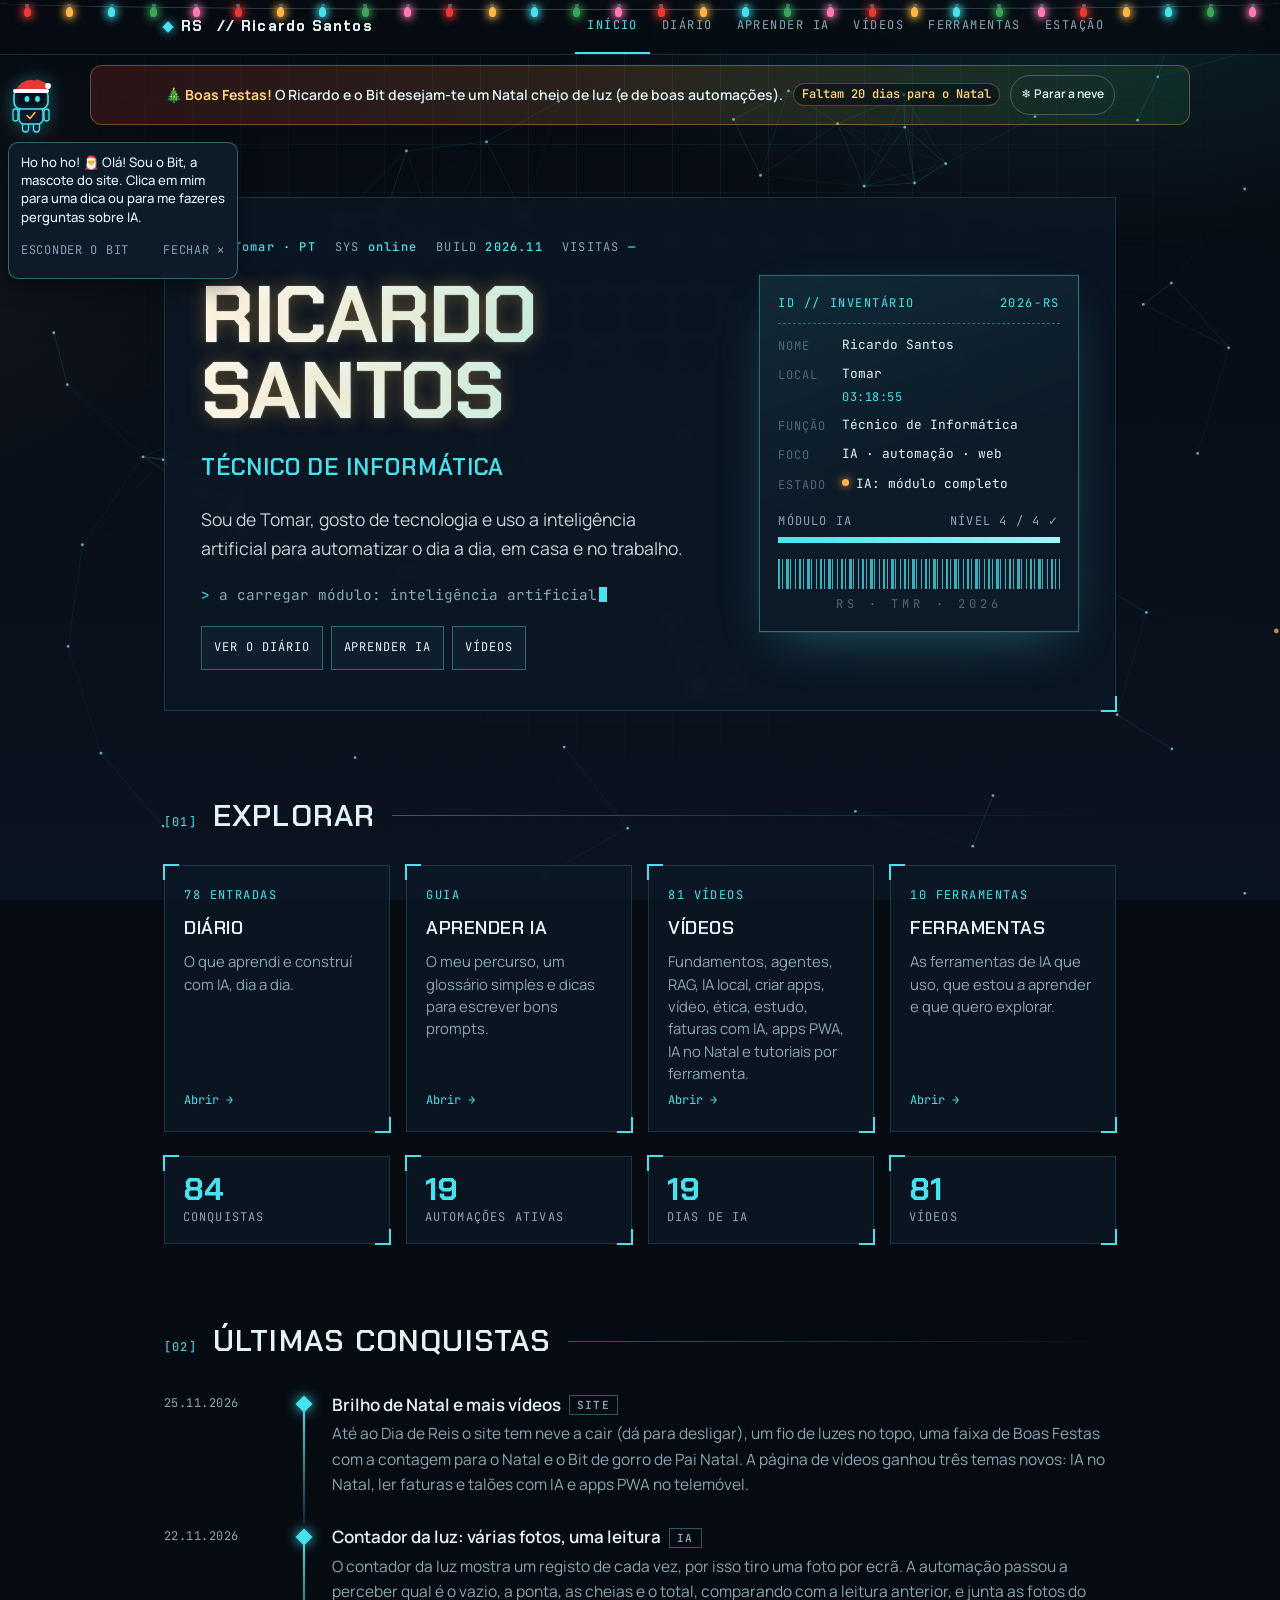
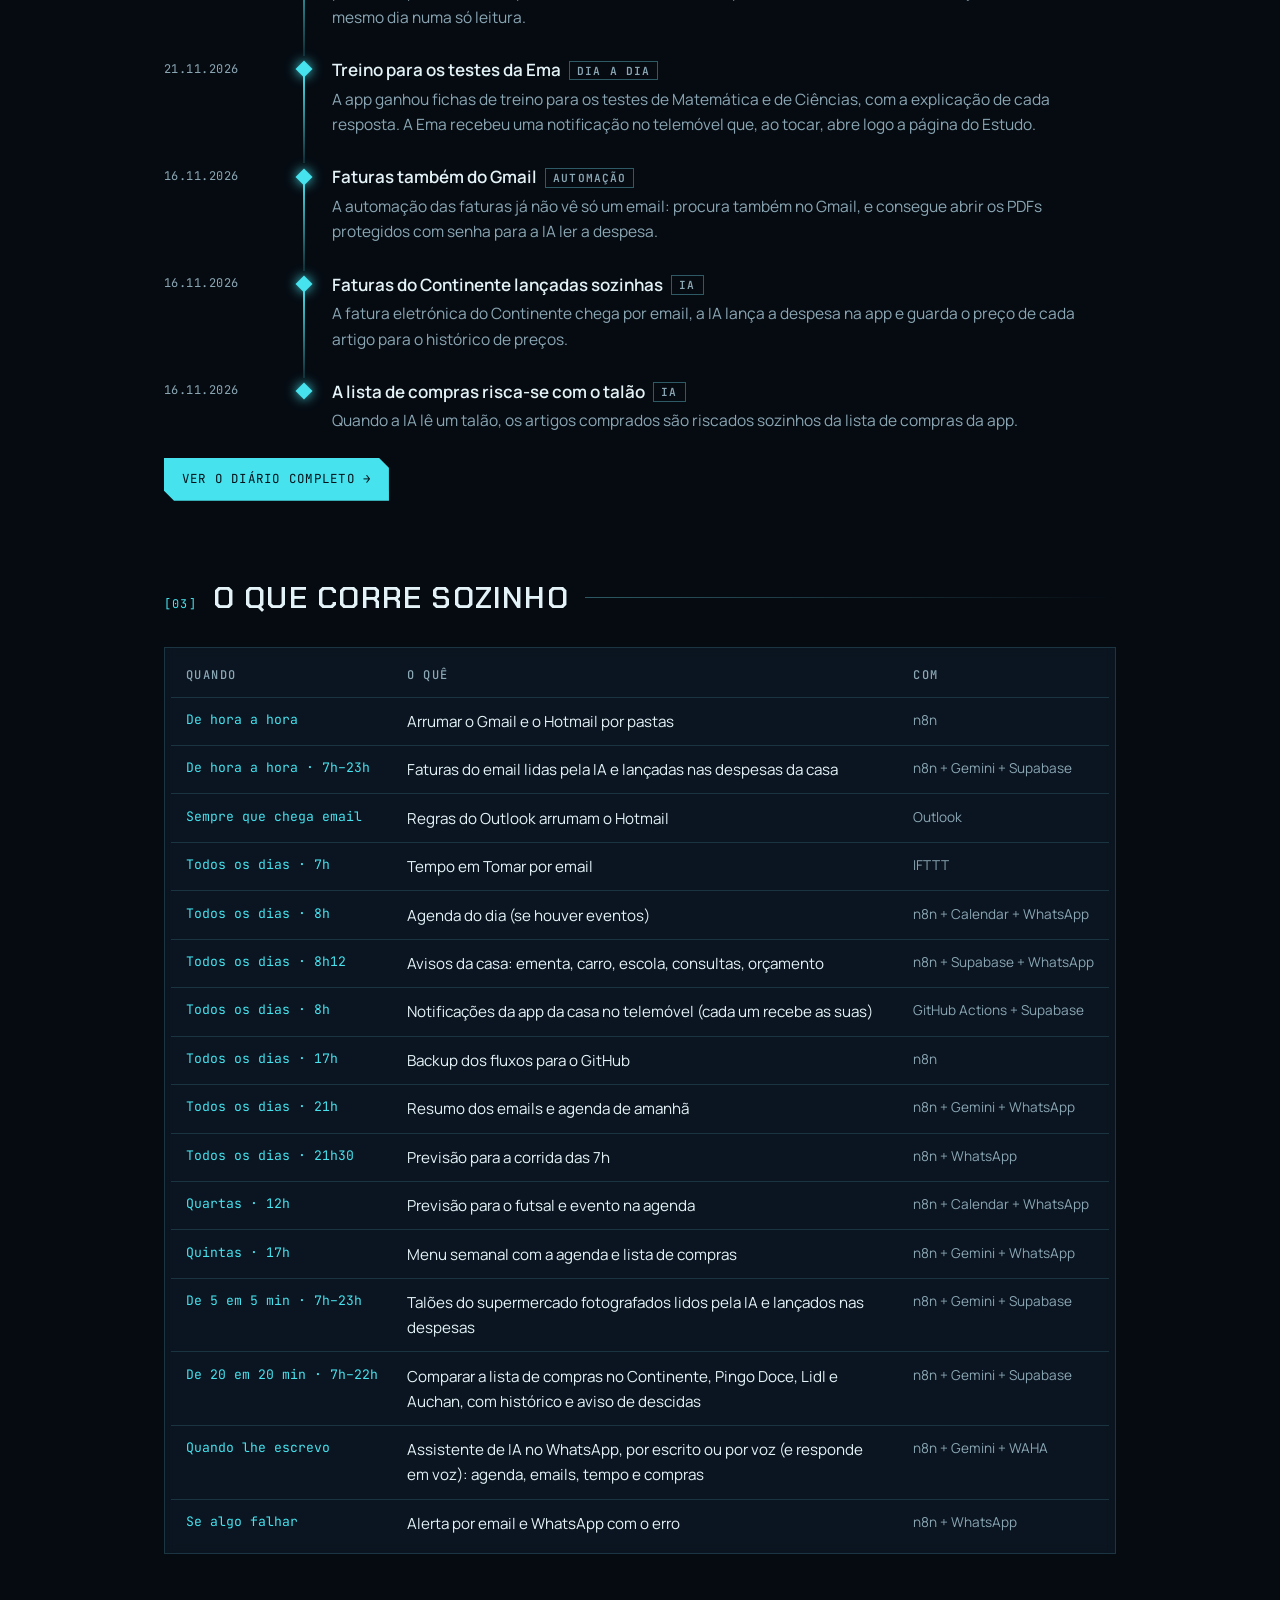
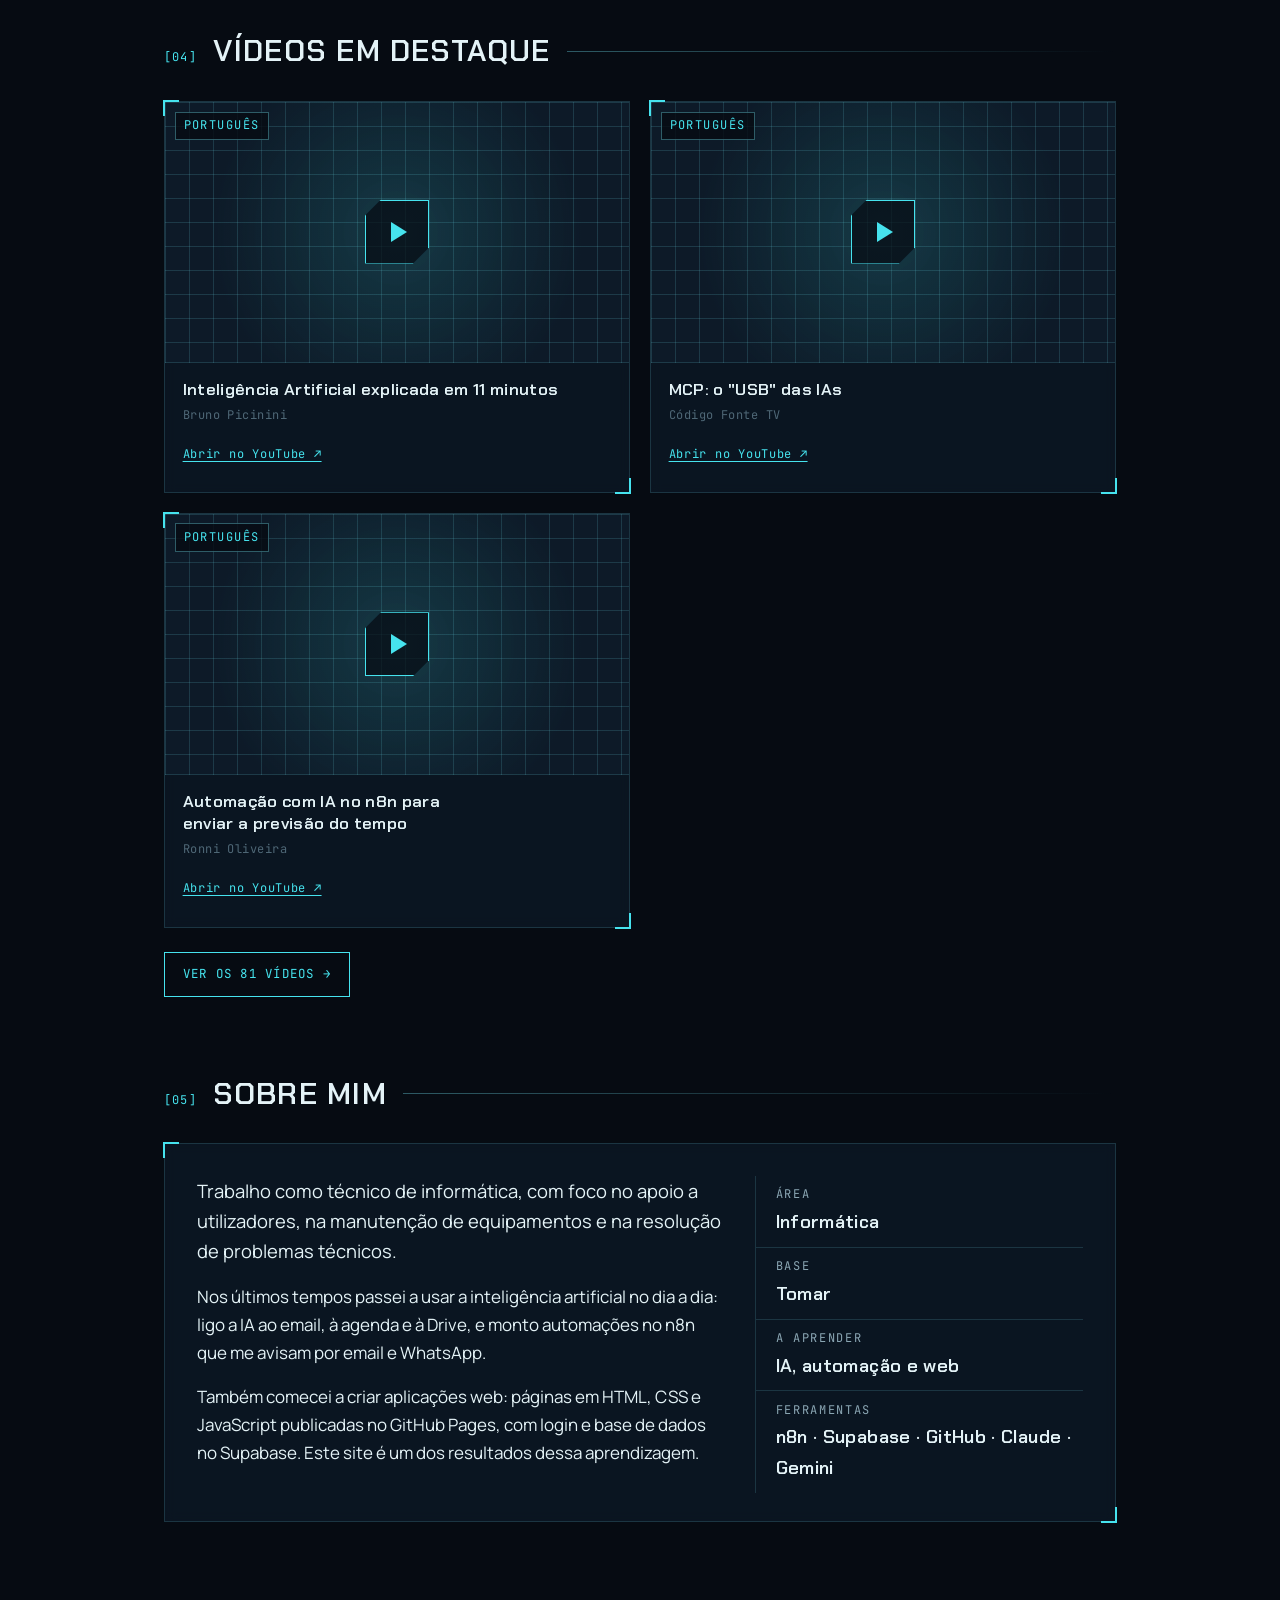
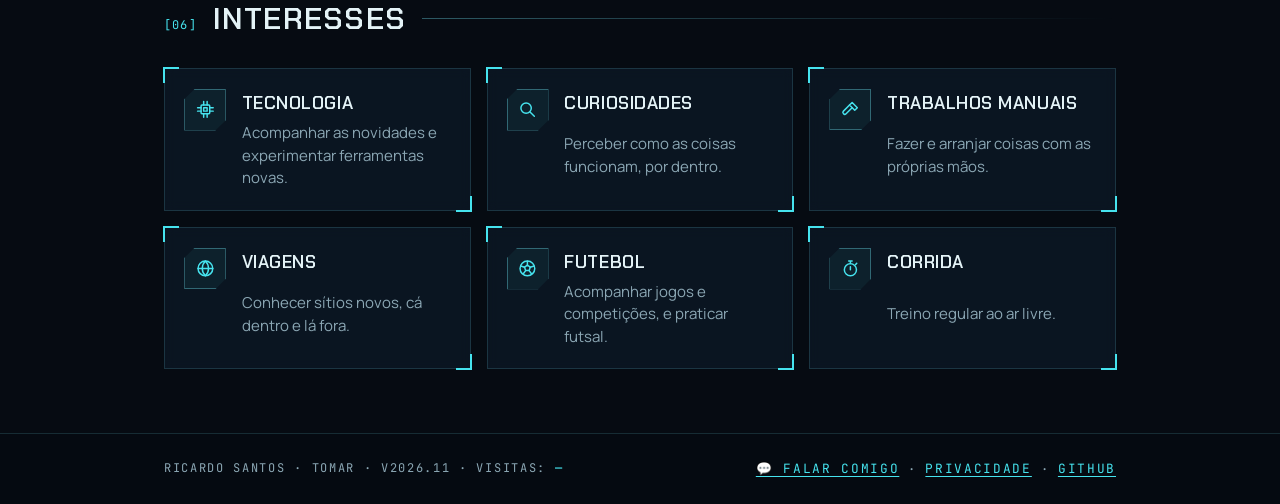
<file: index.html>
<!doctype html>
<html lang="pt-PT">
<head>
<meta charset="utf-8">
<meta name="viewport" content="width=device-width, initial-scale=1, viewport-fit=cover">
<title>Ricardo Santos</title>
<meta name="claude:viewport-fit-sides" content="cover">
<link rel="apple-touch-icon" href="apple-touch-icon.png">
<link rel="icon" type="image/png" sizes="32x32" href="favicon-32.png">
<link rel="manifest" href="manifest.json">
<meta name="apple-mobile-web-app-title" content="Ricardo IA">
<meta name="theme-color" content="#060b12">
<link rel="preconnect" href="https://fonts.googleapis.com">
<link rel="preconnect" href="https://fonts.gstatic.com" crossorigin>
<link rel="stylesheet" href="https://fonts.googleapis.com/css2?family=Chakra+Petch:wght@500;600;700&family=Manrope:wght@400;500;600&family=JetBrains+Mono:wght@400;500&display=swap">
<style>
/* Layout: a single dark HUD (heads-up display). Grid floor in the background, a framed console hero with an ID panel,
   then modules (Sobre, Interesses, Diário) laid out like system panels. Deliberately dark-only. */
:root {
  color-scheme: dark;
  --bg: #060b12;
  --bg-2: #0a1320;
  --panel: rgba(13, 26, 40, 0.72);
  --panel-solid: #0d1a28;
  --ink: #e4f3f7;
  --muted: #8ba7b4;
  --dim: #4f6877;
  --line: rgba(110, 220, 235, 0.16);
  --line-strong: rgba(110, 220, 235, 0.38);
  --cyan: #46e3ee;
  --cyan-glow: rgba(70, 227, 238, 0.35);
  --amber: #ffb547;
  --display: "Chakra Petch", "Segoe UI", system-ui, sans-serif;
  --body: "Manrope", "Segoe UI", system-ui, sans-serif;
  --mono: "JetBrains Mono", ui-monospace, "Cascadia Mono", Menlo, monospace;
}

* { box-sizing: border-box; }
html { scroll-behavior: smooth; background: var(--bg); }
@media (prefers-reduced-motion: reduce) { html { scroll-behavior: auto; } }
body {
  background:
    radial-gradient(60rem 30rem at 85% -5%, rgba(70, 227, 238, 0.12), transparent 60%),
    radial-gradient(40rem 26rem at -10% 30%, rgba(255, 181, 71, 0.05), transparent 60%),
    linear-gradient(var(--bg), var(--bg-2));
  background-attachment: fixed;
  color: var(--ink);
  font-family: var(--body);
  font-size: 1.0625rem;
  line-height: 1.65;
  min-height: 100vh;
  position: relative;
}
/* grid floor */
#net { position: fixed; inset: 0; width: 100%; height: 100%; z-index: 0; pointer-events: none; opacity: 0.9; }
body::after {
  content: ""; position: fixed; inset: 0; pointer-events: none; z-index: 0;
  background-image:
    linear-gradient(var(--line) 1px, transparent 1px),
    linear-gradient(90deg, var(--line) 1px, transparent 1px);
  background-size: 48px 48px;
  mask-image: radial-gradient(ellipse at 50% 0%, #000 0%, transparent 75%);
  -webkit-mask-image: radial-gradient(ellipse at 50% 0%, #000 0%, transparent 75%);
  opacity: 0.55;
}
body::before {
  content: ""; position: fixed; inset: 0 0 auto;
  height: env(safe-area-inset-top, 0px); z-index: 10; background: var(--bg);
}
.inner {
  position: relative; z-index: 1;
  max-width: 62rem; margin: 0 auto;
  padding-left: max(20px, env(safe-area-inset-left, 0px));
  padding-right: max(20px, env(safe-area-inset-right, 0px));
}
h1, h2, h3 { font-family: var(--display); margin: 0; text-wrap: balance; }
p { margin: 0; }
a { color: var(--cyan); text-underline-offset: 3px; }
a:focus-visible { outline: 2px solid var(--cyan); outline-offset: 3px; }
.mono { font-family: var(--mono); }
.label {
  font-family: var(--mono); font-size: 0.72rem; letter-spacing: 0.14em;
  text-transform: uppercase; color: var(--muted);
}

/* framed panel with corner brackets */
.frame { position: relative; border: 1px solid var(--line); background: var(--panel); backdrop-filter: blur(6px); -webkit-backdrop-filter: blur(6px); }
.frame::before, .frame::after {
  content: ""; position: absolute; width: 14px; height: 14px; border: 2px solid var(--cyan); pointer-events: none;
}
.frame::before { top: -2px; left: -2px; border-right: 0; border-bottom: 0; }
.frame::after { bottom: -2px; right: -2px; border-left: 0; border-top: 0; }

/* ---------- Top bar ---------- */
.topbar { position: sticky; top: env(safe-area-inset-top, 0px); z-index: 5; background: rgba(6, 11, 18, 0.82); backdrop-filter: blur(8px); -webkit-backdrop-filter: blur(8px); border-bottom: 1px solid var(--line); }
.topbar .inner { display: flex; align-items: center; justify-content: space-between; gap: 1rem; }
.brand { font-family: var(--display); font-weight: 700; letter-spacing: 0.08em; font-size: 0.95rem; display: flex; align-items: center; gap: 0.55rem; white-space: nowrap; }
.brand i { width: 8px; height: 8px; background: var(--cyan); box-shadow: 0 0 10px var(--cyan); display: inline-block; transform: rotate(45deg); }
.nav { display: flex; overflow-x: auto; scrollbar-width: none; }
.nav a {
  font-family: var(--mono); font-size: 0.72rem; letter-spacing: 0.12em; text-transform: uppercase;
  color: var(--muted); text-decoration: none; white-space: nowrap; padding: 1rem 0.75rem;
  border-bottom: 2px solid transparent;
}
.nav a:hover { color: var(--cyan); border-bottom-color: var(--cyan); }

/* ---------- Hero ---------- */
.hero .inner { padding-block: 4.5rem 4rem; }
.console { padding: 2.5rem 2.25rem; display: grid; grid-template-columns: minmax(0, 1.45fr) minmax(0, 1fr); gap: 2.5rem; align-items: center; }
.hero-text { display: flex; flex-direction: column; gap: 1.2rem; min-width: 0; }
.sys { font-family: var(--mono); font-size: 0.75rem; letter-spacing: 0.1em; color: var(--muted); display: flex; flex-wrap: wrap; gap: 0.4rem 1.2rem; }
.sys b { color: var(--cyan); font-weight: 500; }
h1 {
  font-size: clamp(2.8rem, 8vw, 5rem); font-weight: 700; line-height: 0.95; letter-spacing: -0.01em;
  text-transform: uppercase;
  background: linear-gradient(100deg, #ffffff 0%, #c9f7fa 45%, var(--cyan) 100%);
  -webkit-background-clip: text; background-clip: text; color: transparent;
  text-shadow: 0 0 40px rgba(70, 227, 238, 0.15);
}
.role { font-family: var(--display); font-size: clamp(1.15rem, 2.4vw, 1.45rem); font-weight: 600; color: var(--cyan); letter-spacing: 0.04em; text-transform: uppercase; }
.intro { color: var(--ink); opacity: 0.86; max-width: 30em; font-size: 1.1rem; }
.prompt { font-family: var(--mono); font-size: 0.9rem; color: var(--muted); }
.prompt span { color: var(--cyan); }
.cursor { display: inline-block; width: 0.55em; height: 1.05em; background: var(--cyan); vertical-align: -0.15em; margin-left: 0.15em; }
@media (prefers-reduced-motion: no-preference) { .cursor { animation: blink 1.1s steps(1) infinite; } }
@keyframes blink { 50% { opacity: 0; } }

/* ID panel */
.idcard {
  justify-self: end; width: 100%; max-width: 20rem;
  border: 1px solid var(--line-strong); background: linear-gradient(160deg, rgba(70,227,238,0.10), rgba(13,26,40,0.9) 55%);
  padding: 1.1rem 1.15rem 1rem; font-family: var(--mono); font-size: 0.8rem;
  display: grid; grid-template-columns: auto 1fr; gap: 0.4rem 1rem;
  position: relative; overflow: hidden;
  box-shadow: 0 0 0 1px rgba(70,227,238,0.05), 0 20px 50px -20px rgba(70,227,238,0.35);
}
.idcard .head {
  grid-column: 1 / -1; display: flex; justify-content: space-between; gap: 1rem;
  padding-bottom: 0.55rem; margin-bottom: 0.25rem; border-bottom: 1px dashed var(--line-strong);
  font-size: 0.68rem; letter-spacing: 0.14em; text-transform: uppercase; color: var(--cyan);
}
.idcard dt { color: var(--dim); text-transform: uppercase; letter-spacing: 0.08em; font-size: 0.66rem; padding-top: 0.2rem; }
.idcard dd { margin: 0; color: var(--ink); }
.loc-vivo { display: flex; flex-wrap: wrap; gap: 0.15rem 0.6rem; margin-top: 0.2rem; font-size: 0.72rem; color: var(--muted); }
.loc-hora { color: var(--cyan); font-variant-numeric: tabular-nums; letter-spacing: 0.04em; }
.loc-tempo:empty { display: none; }
.status { color: var(--amber); }
.status::before { content: ""; display: inline-block; width: 7px; height: 7px; border-radius: 50%; background: var(--amber); box-shadow: 0 0 8px var(--amber); margin-right: 0.45rem; vertical-align: 0.1em; }
.meter { grid-column: 1 / -1; margin-top: 0.6rem; display: flex; flex-direction: column; gap: 0.35rem; }
.meter .row { display: flex; justify-content: space-between; font-size: 0.66rem; letter-spacing: 0.1em; text-transform: uppercase; color: var(--muted); }
.bar { height: 6px; background: rgba(110,220,235,0.12); position: relative; overflow: hidden; }
.bar i { position: absolute; inset: 0 auto 0 0; width: 100%; background: linear-gradient(90deg, var(--cyan), #9ff6fb); box-shadow: 0 0 10px var(--cyan); }
.barcode {
  grid-column: 1 / -1; height: 30px; margin-top: 0.6rem; opacity: 0.75;
  background: repeating-linear-gradient(90deg,
    var(--cyan) 0 2px, transparent 2px 4px, var(--cyan) 4px 5px, transparent 5px 8px,
    var(--cyan) 8px 11px, transparent 11px 12px, var(--cyan) 12px 13px, transparent 13px 17px,
    var(--cyan) 17px 18px, transparent 18px 21px);
}
.serial { grid-column: 1 / -1; text-align: center; font-size: 0.64rem; letter-spacing: 0.34em; color: var(--dim); }
.scan { position: absolute; left: 0; right: 0; height: 40%; top: -40%; pointer-events: none;
  background: linear-gradient(180deg, transparent, rgba(70,227,238,0.10), transparent); }
@media (prefers-reduced-motion: no-preference) { .scan { animation: scan 4.5s linear infinite; } }
@keyframes scan { to { top: 100%; } }

/* ---------- Modules ---------- */
main .inner { padding-block: 1rem 4rem; display: flex; flex-direction: column; gap: 4.5rem; }
section { scroll-margin-top: 4.5rem; display: flex; flex-direction: column; gap: 1.5rem; }
.sec-head { display: flex; align-items: baseline; gap: 1rem; flex-wrap: wrap; }
.sec-head .idx { font-family: var(--mono); font-size: 0.75rem; color: var(--cyan); letter-spacing: 0.1em; }
.sec-head h2 { font-size: clamp(1.5rem, 3.2vw, 1.9rem); font-weight: 600; text-transform: uppercase; letter-spacing: 0.04em; }
.sec-head .rule { flex: 1 1 4rem; height: 1px; background: linear-gradient(90deg, var(--line-strong), transparent); align-self: center; min-width: 2rem; }

.about { padding: 2rem 2rem 1.75rem; display: grid; grid-template-columns: minmax(0, 1.6fr) minmax(0, 1fr); gap: 2rem; }
.prose { display: flex; flex-direction: column; gap: 1rem; max-width: 36em; }
.prose p:first-child { font-size: 1.15rem; }
.facts { display: flex; flex-direction: column; border-left: 1px solid var(--line); }
.facts div { padding: 0.6rem 0 0.6rem 1.25rem; display: flex; flex-direction: column; gap: 0.1rem; }
.facts div + div { border-top: 1px solid var(--line); }
.facts strong { font-family: var(--display); font-weight: 600; font-size: 1.15rem; letter-spacing: 0.02em; }

.interests { list-style: none; margin: 0; padding: 0; display: grid; grid-template-columns: repeat(auto-fill, minmax(14.5rem, 1fr)); gap: 1rem; }
.interests li {
  padding: 1.25rem 1.2rem; display: grid; grid-template-columns: auto minmax(0, 1fr); gap: 0.25rem 1rem; align-items: start;
  transition: border-color .25s ease, box-shadow .25s ease, transform .25s ease;
}
.interests li:hover { border-color: var(--line-strong); box-shadow: 0 0 24px -6px var(--cyan-glow); }
@media (prefers-reduced-motion: no-preference) { .interests li:hover { transform: translateY(-2px); } }
.icon { grid-row: span 2; width: 2.6rem; height: 2.6rem; display: grid; place-items: center; color: var(--cyan);
  border: 1px solid var(--line-strong); background: rgba(70,227,238,0.06); clip-path: polygon(25% 0, 100% 0, 100% 75%, 75% 100%, 0 100%, 0 25%); }
.icon svg { width: 1.3rem; height: 1.3rem; fill: none; stroke: currentColor; stroke-width: 1.7; stroke-linecap: round; stroke-linejoin: round; }
.interests h3 { font-size: 1.1rem; font-weight: 600; letter-spacing: 0.03em; text-transform: uppercase; }
.interests p { color: var(--muted); font-size: 0.94rem; line-height: 1.5; }

.log { list-style: none; margin: 0; padding: 0; display: flex; flex-direction: column; }
.log li { display: grid; grid-template-columns: 7rem 1.5rem minmax(0, 1fr); gap: 0 1rem; position: relative; padding-bottom: 1.6rem; }
.log li::before { content: ""; position: absolute; left: calc(7rem + 1rem + 0.75rem - 1px); top: 1rem; bottom: 0; width: 2px;
  background: linear-gradient(var(--cyan), rgba(70,227,238,0.15)); }
.log li:last-child { padding-bottom: 0; }
.log li:last-child::before { display: none; }
.log .when { font-family: var(--mono); font-size: 0.75rem; color: var(--muted); letter-spacing: 0.04em; padding-top: 0.22rem; font-variant-numeric: tabular-nums; }
.node { width: 12px; height: 12px; margin: 0.45rem auto 0; background: var(--cyan); transform: rotate(45deg); box-shadow: 0 0 12px var(--cyan); position: relative; z-index: 1; }
.log .what { display: flex; flex-direction: column; gap: 0.15rem; }
.log b { font-weight: 600; }
.log .what p { color: var(--muted); font-size: 0.97rem; }
.log li.next .node { background: transparent; border: 1.5px dashed var(--amber); box-shadow: none; }
.log li.next .when { color: var(--amber); }
.log li.next b { color: var(--muted); }

/* Videos */
.videos { display: grid; grid-template-columns: repeat(auto-fill, minmax(20rem, 1fr)); gap: 1.25rem; }
.video { display: flex; flex-direction: column; min-width: 0; }
.screen {
  position: relative; aspect-ratio: 16 / 9; max-width: 100%; overflow: hidden;
  background:
    linear-gradient(var(--line) 1px, transparent 1px) 0 0 / 24px 24px,
    linear-gradient(90deg, var(--line) 1px, transparent 1px) 0 0 / 24px 24px,
    radial-gradient(circle at 50% 50%, rgba(70,227,238,0.18), var(--panel-solid) 70%);
  border-bottom: 1px solid var(--line);
  display: block; color: var(--ink); text-decoration: none; cursor: pointer;
}
.screen img { position: absolute; inset: 0; width: 100%; height: 100%; object-fit: cover; opacity: 0.8; transition: opacity .25s ease; }
.screen:hover img { opacity: 1; }
.screen iframe { position: absolute; inset: 0; width: 100%; height: 100%; border: 0; }
.play {
  position: absolute; left: 50%; top: 50%; width: 4rem; height: 4rem; margin: -2rem 0 0 -2rem;
  display: grid; place-items: center; border: 1px solid var(--cyan); background: rgba(6,11,18,0.7);
  clip-path: polygon(25% 0, 100% 0, 100% 75%, 75% 100%, 0 100%, 0 25%);
  box-shadow: 0 0 20px var(--cyan-glow); transition: background .2s ease;
}
.play::before { content: ""; border-left: 16px solid var(--cyan); border-top: 10px solid transparent; border-bottom: 10px solid transparent; margin-left: 4px; }
.screen:hover .play { background: rgba(70,227,238,0.18); }
.screen:focus-visible { outline: 2px solid var(--cyan); outline-offset: -2px; }
.lang { position: absolute; top: 0.6rem; left: 0.6rem; font-family: var(--mono); font-size: 0.66rem; letter-spacing: 0.12em; text-transform: uppercase; padding: 0.2rem 0.5rem; background: rgba(6,11,18,0.8); border: 1px solid var(--line-strong); color: var(--cyan); }
.vmeta { padding: 1rem 1.1rem 1.1rem; display: flex; flex-direction: column; gap: 0.35rem; }
.vmeta h3 { font-size: 1.05rem; font-weight: 600; letter-spacing: 0.02em; line-height: 1.3; }
.vmeta p { color: var(--muted); font-size: 0.93rem; line-height: 1.5; }
.vmeta a { font-family: var(--mono); font-size: 0.75rem; letter-spacing: 0.06em; margin-top: 0.2rem; }

footer { position: relative; z-index: 1; border-top: 1px solid var(--line); background: rgba(6,11,18,0.7); }
footer .inner { padding-block: 1.5rem; display: flex; flex-wrap: wrap; justify-content: space-between; align-items: center; gap: 0.75rem; }
footer a { font-family: var(--mono); font-size: 0.8rem; }

/* ---------- Responsive ---------- */
@media (max-width: 780px) {
  .console { grid-template-columns: 1fr; padding: 1.75rem 1.4rem; gap: 2rem; }
  .idcard { justify-self: start; }
  .about { grid-template-columns: 1fr; padding: 1.5rem 1.4rem; }
  .facts { border-left: 0; border-top: 1px solid var(--line); }
  .facts div { padding-left: 0; }
  .hero .inner { padding-block: 2.5rem 2.5rem; }
  main .inner { gap: 3.25rem; }
  .topbar .brand span { display: none; }
}
@media (max-width: 480px) {
  .log li { grid-template-columns: 1.5rem minmax(0, 1fr); }
  .log li::before { left: calc(0.75rem - 1px); }
  .log .when { grid-column: 2; grid-row: 1; padding-top: 0; }
  .log .node { grid-column: 1; grid-row: 1 / span 2; }
  .log .what { grid-column: 2; }
}

/* ===== v2: navegação e páginas ===== */
.nav a.on { color: var(--cyan); border-bottom-color: var(--cyan); }
.hero.compact .inner { padding-block: 3rem 2.5rem; }
.page-hero { padding: 2rem 2.25rem; display: flex; flex-direction: column; gap: 1rem; }
.page-hero h1 { font-size: clamp(2.2rem, 6vw, 3.4rem); }
.chips { display: flex; flex-wrap: wrap; gap: 0.5rem; }
.chips a, .chips button {
  font-family: var(--mono); font-size: 0.72rem; letter-spacing: 0.08em; text-transform: uppercase; text-decoration: none;
  color: var(--ink); padding: 0.45rem 0.75rem; border: 1px solid var(--line-strong); background: rgba(70,227,238,0.04);
  cursor: pointer; transition: background .2s ease, color .2s ease, border-color .2s ease; }
.chips a:hover, .chips button:hover { background: rgba(70,227,238,0.15); color: var(--cyan); }
.chips button[aria-pressed="true"] { background: var(--cyan); color: #04121a; border-color: var(--cyan); }
.btn { display: inline-flex; align-items: center; gap: 0.5rem; align-self: flex-start; font-family: var(--mono); font-size: 0.78rem;
  letter-spacing: 0.1em; text-transform: uppercase; text-decoration: none; color: #04121a; background: var(--cyan);
  padding: 0.7rem 1.1rem; clip-path: polygon(0 0, calc(100% - 10px) 0, 100% 10px, 100% 100%, 10px 100%, 0 calc(100% - 10px)); }
.btn:hover { background: #9ff6fb; }
.btn.ghost { color: var(--cyan); background: transparent; border: 1px solid var(--cyan); clip-path: none; }
.btn.ghost:hover { background: rgba(70,227,238,0.12); }

/* Atalhos */
.shortcuts { display: grid; grid-template-columns: repeat(auto-fill, minmax(13.5rem, 1fr)); gap: 1rem; }
.shortcut { padding: 1.25rem 1.2rem; display: flex; flex-direction: column; gap: 0.45rem; text-decoration: none; color: var(--ink);
  transition: border-color .25s ease, box-shadow .25s ease, transform .25s ease; }
.shortcut:hover { border-color: var(--line-strong); box-shadow: 0 0 24px -6px var(--cyan-glow); }
@media (prefers-reduced-motion: no-preference) { .shortcut:hover { transform: translateY(-2px); } }
.shortcut .k { font-family: var(--mono); font-size: 0.7rem; letter-spacing: 0.12em; color: var(--cyan); text-transform: uppercase; }
.shortcut h3 { font-size: 1.15rem; font-weight: 600; text-transform: uppercase; letter-spacing: 0.03em; }
.shortcut p { color: var(--muted); font-size: 0.93rem; line-height: 1.5; }
.shortcut .go { margin-top: auto; font-family: var(--mono); font-size: 0.75rem; color: var(--cyan); }

/* Estatísticas */
.stats { display: grid; grid-template-columns: repeat(auto-fit, minmax(9rem, 1fr)); gap: 1rem; }
.stat { padding: 1rem 1.1rem; display: flex; flex-direction: column; gap: 0.15rem; }
.stat strong { font-family: var(--display); font-size: 2rem; line-height: 1; color: var(--cyan); font-variant-numeric: tabular-nums; }
.stat span { font-family: var(--mono); font-size: 0.7rem; letter-spacing: 0.1em; text-transform: uppercase; color: var(--muted); }

/* Automações ativas */
.auto { width: 100%; border-collapse: collapse; font-size: 0.95rem; }
.auto th, .auto td { text-align: left; padding: 0.7rem 0.9rem; border-bottom: 1px solid var(--line); vertical-align: top; }
.auto th { font-family: var(--mono); font-size: 0.68rem; letter-spacing: 0.12em; text-transform: uppercase; color: var(--muted); font-weight: 500; }
.auto td:first-child { font-family: var(--mono); font-size: 0.82rem; color: var(--cyan); white-space: nowrap; }
.auto td:last-child { color: var(--muted); font-size: 0.85rem; white-space: nowrap; }
.auto tr:last-child td { border-bottom: 0; }
.auto-wrap { padding: 0.4rem 0.4rem; overflow-x: auto; }
@media (max-width: 560px) { .auto td:last-child, .auto th:last-child { display: none; } .auto td:first-child { white-space: normal; } }

/* Diário */
.tag { font-family: var(--mono); font-size: 0.62rem; letter-spacing: 0.1em; text-transform: uppercase; padding: 0.12rem 0.45rem;
  border: 1px solid var(--line-strong); color: var(--muted); margin-left: 0.5rem; vertical-align: 0.15em; white-space: nowrap; }
.day { border: 1px solid var(--line); background: var(--panel); }
.day + .day { margin-top: 0.9rem; }
.day > summary { list-style: none; cursor: pointer; padding: 1rem 1.2rem; display: flex; align-items: center; gap: 1rem; }
.day > summary::-webkit-details-marker { display: none; }
.day > summary::before { content: "+"; font-family: var(--mono); color: var(--cyan); width: 1rem; }
.day[open] > summary::before { content: "−"; }
.day > summary h3 { font-size: 1.05rem; font-weight: 600; letter-spacing: 0.04em; text-transform: uppercase; }
.day > summary .count { margin-left: auto; font-family: var(--mono); font-size: 0.72rem; color: var(--muted); letter-spacing: 0.08em; }
.day .log { padding: 0.4rem 1.2rem 1.3rem; }
.log.simple li { grid-template-columns: 1.5rem minmax(0, 1fr); }
.log.simple li::before { left: calc(0.75rem - 1px); }
.log li[hidden] { display: none; }
.next-card { padding: 1.1rem 1.2rem; border: 1px dashed var(--amber); display: flex; flex-direction: column; gap: 0.2rem; }
.next-card .label { color: var(--amber); }

/* Aprender */
.steps { list-style: none; margin: 0; padding: 0; display: grid; grid-template-columns: repeat(auto-fill, minmax(11rem, 1fr)); gap: 1rem; }
.steps li { padding: 1.1rem 1.1rem; display: flex; flex-direction: column; gap: 0.35rem; }
.steps .n { font-family: var(--display); font-size: 1.8rem; color: var(--cyan); line-height: 1; }
.steps li.proximo { border-style: dashed; border-color: var(--amber); }
.steps li.proximo .n { color: var(--amber); }
.steps h3 { font-size: 1rem; font-weight: 600; text-transform: uppercase; letter-spacing: 0.03em; }
.steps p { color: var(--muted); font-size: 0.9rem; line-height: 1.5; }
.steps .st { font-family: var(--mono); font-size: 0.66rem; letter-spacing: 0.12em; text-transform: uppercase; color: var(--cyan); margin-top: auto; }
.steps li.proximo .st { color: var(--amber); }
.gloss { display: grid; grid-template-columns: repeat(auto-fill, minmax(18rem, 1fr)); gap: 0.8rem; margin: 0; }
.gloss div { padding: 1rem 1.1rem; }
.gloss dt { font-family: var(--display); font-weight: 600; font-size: 1.05rem; color: var(--cyan); text-transform: uppercase; letter-spacing: 0.03em; }
.gloss dd { margin: 0.25rem 0 0; color: var(--muted); font-size: 0.93rem; line-height: 1.55; }
.tips { list-style: none; margin: 0; padding: 0; display: grid; grid-template-columns: repeat(auto-fill, minmax(15rem, 1fr)); gap: 0.8rem; counter-reset: tip; }
.tips li { padding: 1rem 1.1rem 1rem 3.2rem; position: relative; }
.tips li::before { counter-increment: tip; content: counter(tip, decimal-leading-zero); position: absolute; left: 1rem; top: 1rem;
  font-family: var(--mono); font-size: 0.8rem; color: var(--cyan); }
.tips b { display: block; font-family: var(--display); text-transform: uppercase; letter-spacing: 0.03em; }
.tips span { color: var(--muted); font-size: 0.92rem; line-height: 1.5; }
.compare { display: grid; grid-template-columns: 1fr 1fr; gap: 1rem; }
.compare > div { padding: 1.1rem 1.2rem; display: flex; flex-direction: column; gap: 0.5rem; }
.compare .bad { border-color: rgba(255,120,120,0.35); }
.compare .good { border-color: var(--line-strong); }
.compare code { font-family: var(--mono); font-size: 0.85rem; color: var(--ink); white-space: pre-wrap; line-height: 1.55; }
@media (max-width: 680px) { .compare { grid-template-columns: 1fr; } }

/* Vídeos */
.vgroup-intro { color: var(--muted); max-width: 46em; margin-top: -0.6rem; }
.vmeta .who { font-family: var(--mono); font-size: 0.72rem; color: var(--dim); letter-spacing: 0.04em; }
.subhead { font-family: var(--mono); font-size: 0.78rem; letter-spacing: 0.14em; text-transform: uppercase; color: var(--amber); }

/* Ferramentas (herdado) */
.tools-hero { grid-template-columns: 1fr; }
.legend { display: flex; flex-wrap: wrap; gap: 0.5rem; }
.pill { font-family: var(--mono); font-size: 0.66rem; letter-spacing: 0.12em; text-transform: uppercase; padding: 0.22rem 0.55rem; border: 1px solid; white-space: nowrap; }
.pill.use { color: var(--cyan); border-color: var(--cyan); background: rgba(70,227,238,0.08); }
.pill.learn { color: var(--amber); border-color: var(--amber); background: rgba(255,181,71,0.08); }
.pill.explore { color: var(--muted); border-color: var(--dim); }
.tools { list-style: none; margin: 0; padding: 0; display: grid; grid-template-columns: repeat(auto-fill, minmax(17rem, 1fr)); gap: 1rem; }
.tool { padding: 1.25rem 1.2rem 1.1rem; display: flex; flex-direction: column; gap: 0.4rem; min-width: 0; transition: border-color .25s ease, box-shadow .25s ease; }
.tool:hover { border-color: var(--line-strong); box-shadow: 0 0 24px -6px var(--cyan-glow); }
.tool-top { display: flex; justify-content: space-between; align-items: flex-start; gap: 0.75rem; }
.tool h3 { font-size: 1.2rem; font-weight: 600; letter-spacing: 0.03em; text-transform: uppercase; min-width: 0; }
.maker { font-family: var(--mono); font-size: 0.72rem; letter-spacing: 0.06em; color: var(--dim); }
.tool p { color: var(--muted); font-size: 0.95rem; line-height: 1.55; flex: 1; }
.tool .links { display: flex; flex-wrap: wrap; gap: 0.4rem 1.1rem; margin-top: 0.3rem; }
.tool .links a { font-family: var(--mono); font-size: 0.75rem; letter-spacing: 0.04em; overflow-wrap: anywhere; }
.tool .links a.tut { color: var(--amber); }
@media (max-width: 780px) { .page-hero { padding: 1.6rem 1.4rem; } }
</style>
<meta name="description" content="Técnico de informática em Tomar. Uso IA e automações no n8n para o dia a dia, em casa e no trabalho: diário, guias, vídeos e ferramentas.">
<meta property="og:type" content="website">
<meta property="og:locale" content="pt_PT">
<meta property="og:site_name" content="Ricardo Santos">
<meta property="og:title" content="Ricardo Santos">
<meta property="og:description" content="Técnico de informática em Tomar. Uso IA e automações no n8n para o dia a dia, em casa e no trabalho: diário, guias, vídeos e ferramentas.">
<meta property="og:url" content="https://ricardosantos1984.github.io/">
<meta property="og:image" content="https://ricardosantos1984.github.io/og.png">
<meta property="og:image:width" content="1200">
<meta property="og:image:height" content="630">
<meta property="og:image:alt" content="Ricardo Santos, técnico de informática em Tomar">
<meta name="twitter:card" content="summary_large_image">
<link rel="stylesheet" href="melhorias.css?v=2">
</head>
<body style="margin:0">

<canvas id="net" aria-hidden="true"></canvas>

<header class="topbar">
  <div class="inner">
    <a class="brand" href="./" style="color:inherit;text-decoration:none"><i></i>RS<span>&nbsp;// Ricardo Santos</span></a>
    <nav class="nav" aria-label="Páginas">
      <a class="on" href="./" aria-current="page">Início</a>
      <a href="diario.html">Diário</a>
      <a href="aprender.html">Aprender IA</a>
      <a href="videos.html">Vídeos</a>
      <a href="ferramentas.html">Ferramentas</a>
      <a href="estacao.html">Estação</a>
    </nav>
  </div>
</header>

<div class="hero">
  <div class="inner">
    <div class="console frame">
      <div class="hero-text">
        <div class="sys"><span>LOC <b>Tomar · PT</b></span><span>SYS <b>online</b></span><span>BUILD <b>2026.11</b></span><span>VISITAS <b data-visits>—</b></span></div>
        <h1>Ricardo Santos</h1>
        <p class="role">Técnico de Informática</p>
        <p class="intro">Sou de Tomar, gosto de tecnologia e uso a inteligência artificial para automatizar o dia a dia, em casa e no trabalho.</p>
        <p class="prompt"><span>&gt;</span> a carregar módulo: inteligência artificial<span class="cursor" aria-hidden="true"></span></p>
        <div class="chips"><a href="diario.html">Ver o diário</a><a href="aprender.html">Aprender IA</a><a href="videos.html">Vídeos</a></div>
      </div>

      <dl class="idcard" aria-label="Cartão de identificação">
        <div class="scan" aria-hidden="true"></div>
        <div class="head"><span>ID // Inventário</span><span>2026-RS</span></div>
        <dt>Nome</dt><dd>Ricardo Santos</dd>
        <dt>Local</dt><dd>Tomar<span class="loc-vivo"><time class="loc-hora" title="Hora local em Tomar">--:--:--</time><span class="loc-tempo" title="Tempo agora em Tomar (Open-Meteo)"></span></span></dd>
        <dt>Função</dt><dd>Técnico de Informática</dd>
        <dt>Foco</dt><dd>IA · automação · web</dd>
        <dt>Estado</dt><dd class="status">IA: módulo completo</dd>
        <div class="meter">
          <div class="row"><span>Módulo IA</span><span>Nível 4 / 4 ✓</span></div>
          <div class="bar" role="img" aria-label="Aprendizagem de IA: nível 4 de 4, completo"><i></i></div>
        </div>
        <div class="barcode" aria-hidden="true"></div>
        <div class="serial" aria-hidden="true">RS · TMR · 2026</div>
      </dl>
    </div>
  </div>
</div>

<main>
  <div class="inner">
    <section id="explorar" aria-labelledby="explorar-t">
      <div class="sec-head"><span class="idx">[01]</span><h2 id="explorar-t">Explorar</h2><span class="rule"></span></div>
      <div class="shortcuts">
        <a class="shortcut frame" href="diario.html"><span class="k">78 entradas</span><h3>Diário</h3><p>O que aprendi e construí com IA, dia a dia.</p><span class="go">Abrir →</span></a>
        <a class="shortcut frame" href="aprender.html"><span class="k">Guia</span><h3>Aprender IA</h3><p>O meu percurso, um glossário simples e dicas para escrever bons prompts.</p><span class="go">Abrir →</span></a>
        <a class="shortcut frame" href="videos.html"><span class="k">81 vídeos</span><h3>Vídeos</h3><p>Fundamentos, agentes, RAG, IA local, criar apps, vídeo, ética, estudo, faturas com IA, apps PWA, IA no Natal e tutoriais por ferramenta.</p><span class="go">Abrir →</span></a>
        <a class="shortcut frame" href="ferramentas.html"><span class="k">10 ferramentas</span><h3>Ferramentas</h3><p>As ferramentas de IA que uso, que estou a aprender e que quero explorar.</p><span class="go">Abrir →</span></a>
      </div>
      <div class="stats">
        <div class="stat frame"><strong>84</strong><span>conquistas</span></div>
        <div class="stat frame"><strong>19</strong><span>automações ativas</span></div>
        <div class="stat frame"><strong>19</strong><span>dias de IA</span></div>
        <div class="stat frame"><strong>81</strong><span>vídeos</span></div>
      </div>
    </section>

    <section id="ultimas" aria-labelledby="ultimas-t">
      <div class="sec-head"><span class="idx">[02]</span><h2 id="ultimas-t">Últimas conquistas</h2><span class="rule"></span></div>
      <ol class="log">
        <li data-tag="Site"><time class="when" datetime="2026-11-25">25.11.2026</time><span class="node"></span><div class="what"><b>Brilho de Natal e mais vídeos<span class="tag">Site</span></b><p>Até ao Dia de Reis o site tem neve a cair (dá para desligar), um fio de luzes no topo, uma faixa de Boas Festas com a contagem para o Natal e o Bit de gorro de Pai Natal. A página de vídeos ganhou três temas novos: IA no Natal, ler faturas e talões com IA e apps PWA no telemóvel.</p></div></li>
        <li data-tag="IA"><time class="when" datetime="2026-11-22">22.11.2026</time><span class="node"></span><div class="what"><b>Contador da luz: várias fotos, uma leitura<span class="tag">IA</span></b><p>O contador da luz mostra um registo de cada vez, por isso tiro uma foto por ecrã. A automação passou a perceber qual é o vazio, a ponta, as cheias e o total, comparando com a leitura anterior, e junta as fotos do mesmo dia numa só leitura.</p></div></li>
        <li data-tag="Dia a dia"><time class="when" datetime="2026-11-21">21.11.2026</time><span class="node"></span><div class="what"><b>Treino para os testes da Ema<span class="tag">Dia a dia</span></b><p>A app ganhou fichas de treino para os testes de Matemática e de Ciências, com a explicação de cada resposta. A Ema recebeu uma notificação no telemóvel que, ao tocar, abre logo a página do Estudo.</p></div></li>
        <li data-tag="Automação"><time class="when" datetime="2026-11-16">16.11.2026</time><span class="node"></span><div class="what"><b>Faturas também do Gmail<span class="tag">Automação</span></b><p>A automação das faturas já não vê só um email: procura também no Gmail, e consegue abrir os PDFs protegidos com senha para a IA ler a despesa.</p></div></li>
        <li data-tag="IA"><time class="when" datetime="2026-11-16">16.11.2026</time><span class="node"></span><div class="what"><b>Faturas do Continente lançadas sozinhas<span class="tag">IA</span></b><p>A fatura eletrónica do Continente chega por email, a IA lança a despesa na app e guarda o preço de cada artigo para o histórico de preços.</p></div></li>
        <li data-tag="IA"><time class="when" datetime="2026-11-16">16.11.2026</time><span class="node"></span><div class="what"><b>A lista de compras risca-se com o talão<span class="tag">IA</span></b><p>Quando a IA lê um talão, os artigos comprados são riscados sozinhos da lista de compras da app.</p></div></li>
</ol>
      <a class="btn" href="diario.html">Ver o diário completo →</a>
    </section>

    <section id="automacoes" aria-labelledby="automacoes-t">
      <div class="sec-head"><span class="idx">[03]</span><h2 id="automacoes-t">O que corre sozinho</h2><span class="rule"></span></div>
      <div class="auto-wrap frame"><table class="auto">
        <thead><tr><th>Quando</th><th>O quê</th><th>Com</th></tr></thead>
        <tbody>
          <tr><td>De hora a hora</td><td>Arrumar o Gmail e o Hotmail por pastas</td><td>n8n</td></tr>
          <tr><td>De hora a hora · 7h–23h</td><td>Faturas do email lidas pela IA e lançadas nas despesas da casa</td><td>n8n + Gemini + Supabase</td></tr>
          <tr><td>Sempre que chega email</td><td>Regras do Outlook arrumam o Hotmail</td><td>Outlook</td></tr>
          <tr><td>Todos os dias · 7h</td><td>Tempo em Tomar por email</td><td>IFTTT</td></tr>
          <tr><td>Todos os dias · 8h</td><td>Agenda do dia (se houver eventos)</td><td>n8n + Calendar + WhatsApp</td></tr>
          <tr><td>Todos os dias · 8h12</td><td>Avisos da casa: ementa, carro, escola, consultas, orçamento</td><td>n8n + Supabase + WhatsApp</td></tr>
          <tr><td>Todos os dias · 8h</td><td>Notificações da app da casa no telemóvel (cada um recebe as suas)</td><td>GitHub Actions + Supabase</td></tr>
          <tr><td>Todos os dias · 17h</td><td>Backup dos fluxos para o GitHub</td><td>n8n</td></tr>
          <tr><td>Todos os dias · 21h</td><td>Resumo dos emails e agenda de amanhã</td><td>n8n + Gemini + WhatsApp</td></tr>
          <tr><td>Todos os dias · 21h30</td><td>Previsão para a corrida das 7h</td><td>n8n + WhatsApp</td></tr>
          <tr><td>Quartas · 12h</td><td>Previsão para o futsal e evento na agenda</td><td>n8n + Calendar + WhatsApp</td></tr>
          <tr><td>Quintas · 17h</td><td>Menu semanal com a agenda e lista de compras</td><td>n8n + Gemini + WhatsApp</td></tr>
          <tr><td>De 5 em 5 min · 7h–23h</td><td>Talões do supermercado fotografados lidos pela IA e lançados nas despesas</td><td>n8n + Gemini + Supabase</td></tr>
          <tr><td>De 20 em 20 min · 7h–22h</td><td>Comparar a lista de compras no Continente, Pingo Doce, Lidl e Auchan, com histórico e aviso de descidas</td><td>n8n + Gemini + Supabase</td></tr>
          <tr><td>Quando lhe escrevo</td><td>Assistente de IA no WhatsApp, por escrito ou por voz (e responde em voz): agenda, emails, tempo e compras</td><td>n8n + Gemini + WAHA</td></tr>
          <tr><td>Se algo falhar</td><td>Alerta por email e WhatsApp com o erro</td><td>n8n + WhatsApp</td></tr>
        </tbody>
      </table></div>
    </section>

    <section id="videos" aria-labelledby="videos-t">
      <div class="sec-head"><span class="idx">[04]</span><h2 id="videos-t">Vídeos em destaque</h2><span class="rule"></span></div>
      <div class="videos">
        <article class="video frame">
          <a class="screen" data-yt="HNBtdyMjxKU" href="https://www.youtube.com/watch?v=HNBtdyMjxKU" target="_blank" rel="noopener" aria-label="Ver: Inteligência Artificial explicada em 11 minutos">
            <img src="https://i.ytimg.com/vi/HNBtdyMjxKU/hqdefault.jpg" alt="" loading="lazy" onerror="this.remove()">
            <span class="lang">Português</span><span class="play"></span>
          </a>
          <div class="vmeta">
            <h3>Inteligência Artificial explicada em 11 minutos</h3>
            <span class="who">Bruno Picinini</span>
            <a href="https://www.youtube.com/watch?v=HNBtdyMjxKU" target="_blank" rel="noopener">Abrir no YouTube ↗</a>
          </div>
        </article>
        <article class="video frame">
          <a class="screen" data-yt="deprLB_y6Ho" href="https://www.youtube.com/watch?v=deprLB_y6Ho" target="_blank" rel="noopener" aria-label="Ver: MCP: o &quot;USB&quot; das IAs">
            <img src="https://i.ytimg.com/vi/deprLB_y6Ho/hqdefault.jpg" alt="" loading="lazy" onerror="this.remove()">
            <span class="lang">Português</span><span class="play"></span>
          </a>
          <div class="vmeta">
            <h3>MCP: o &quot;USB&quot; das IAs</h3>
            <span class="who">Código Fonte TV</span>
            <a href="https://www.youtube.com/watch?v=deprLB_y6Ho" target="_blank" rel="noopener">Abrir no YouTube ↗</a>
          </div>
        </article>
        <article class="video frame">
          <a class="screen" data-yt="HZ2rbUGa1pk" href="https://www.youtube.com/watch?v=HZ2rbUGa1pk" target="_blank" rel="noopener" aria-label="Ver: Automação com IA no n8n para enviar a previsão do tempo">
            <img src="https://i.ytimg.com/vi/HZ2rbUGa1pk/hqdefault.jpg" alt="" loading="lazy" onerror="this.remove()">
            <span class="lang">Português</span><span class="play"></span>
          </a>
          <div class="vmeta">
            <h3>Automação com IA no n8n para enviar a previsão do tempo</h3>
            <span class="who">Ronni Oliveira</span>
            <a href="https://www.youtube.com/watch?v=HZ2rbUGa1pk" target="_blank" rel="noopener">Abrir no YouTube ↗</a>
          </div>
        </article>
      </div>
      <a class="btn ghost" href="videos.html">Ver os 81 vídeos →</a>
    </section>

    <section id="sobre" aria-labelledby="sobre-t">
      <div class="sec-head"><span class="idx">[05]</span><h2 id="sobre-t">Sobre mim</h2><span class="rule"></span></div>
      <div class="about frame">
        <div class="prose">
          <p>Trabalho como técnico de informática, com foco no apoio a utilizadores, na manutenção de equipamentos e na resolução de problemas técnicos.</p>
          <p>Nos últimos tempos passei a usar a inteligência artificial no dia a dia: ligo a IA ao email, à agenda e à Drive, e monto automações no n8n que me avisam por email e WhatsApp.</p>
          <p>Também comecei a criar aplicações web: páginas em HTML, CSS e JavaScript publicadas no GitHub Pages, com login e base de dados no Supabase. Este site é um dos resultados dessa aprendizagem.</p>
        </div>
        <div class="facts">
          <div><span class="label">Área</span><strong>Informática</strong></div>
          <div><span class="label">Base</span><strong>Tomar</strong></div>
          <div><span class="label">A aprender</span><strong>IA, automação e web</strong></div>
          <div><span class="label">Ferramentas</span><strong>n8n · Supabase · GitHub · Claude · Gemini</strong></div>
        </div>
      </div>
    </section>

    <section id="interesses" aria-labelledby="interesses-t">
      <div class="sec-head"><span class="idx">[06]</span><h2 id="interesses-t">Interesses</h2><span class="rule"></span></div>
      <ul class="interests">
        <li class="frame">
          <span class="icon" aria-hidden="true"><svg viewBox="0 0 24 24"><rect x="7" y="7" width="10" height="10" rx="1"/><rect x="10" y="10" width="4" height="4"/><path d="M10 3v4M14 3v4M10 17v4M14 17v4M3 10h4M3 14h4M17 10h4M17 14h4"/></svg></span>
          <h3>Tecnologia</h3><p>Acompanhar as novidades e experimentar ferramentas novas.</p>
        </li>
        <li class="frame">
          <span class="icon" aria-hidden="true"><svg viewBox="0 0 24 24"><circle cx="10.5" cy="10.5" r="6"/><path d="M15 15l5 5"/></svg></span>
          <h3>Curiosidades</h3><p>Perceber como as coisas funcionam, por dentro.</p>
        </li>
        <li class="frame">
          <span class="icon" aria-hidden="true"><svg viewBox="0 0 24 24"><path d="M14 4l6 6-3 3-6-6z"/><path d="M11 7L4 14a2.1 2.1 0 0 0 3 3l7-7"/></svg></span>
          <h3>Trabalhos manuais</h3><p>Fazer e arranjar coisas com as próprias mãos.</p>
        </li>
        <li class="frame">
          <span class="icon" aria-hidden="true"><svg viewBox="0 0 24 24"><circle cx="12" cy="12" r="8.5"/><path d="M3.5 12h17"/><path d="M12 3.5c2.5 2.6 3.6 5.4 3.6 8.5s-1.1 5.9-3.6 8.5c-2.5-2.6-3.6-5.4-3.6-8.5s1.1-5.9 3.6-8.5z"/></svg></span>
          <h3>Viagens</h3><p>Conhecer sítios novos, cá dentro e lá fora.</p>
        </li>
        <li class="frame">
          <span class="icon" aria-hidden="true"><svg viewBox="0 0 24 24"><circle cx="12" cy="12" r="8.5"/><path d="M12 8.2l3.3 2.4-1.3 3.9h-4l-1.3-3.9z"/><path d="M12 8.2V3.6M15.3 10.6l4.3-1.4M14 14.5l2.7 3.7M10 14.5l-2.7 3.7M8.7 10.6L4.4 9.2"/></svg></span>
          <h3>Futebol</h3><p>Acompanhar jogos e competições, e praticar futsal.</p>
        </li>
        <li class="frame">
          <span class="icon" aria-hidden="true"><svg viewBox="0 0 24 24"><circle cx="12" cy="13.5" r="7"/><path d="M12 13.5V10M10 3.5h4M12 3.5v3M18 7.5l1.3-1.3"/></svg></span>
          <h3>Corrida</h3><p>Treino regular ao ar livre.</p>
        </li>
      </ul>
    </section>
  </div>
</main>

<footer>
  <div class="inner">
    <span class="label">Ricardo Santos · Tomar · v2026.11 · Visitas: <b data-visits style="color:var(--cyan);font-weight:500">—</b></span>
    <span class="label"><a href="#chat">💬 Falar comigo</a><span class="chat-sep"> · </span><a href="privacidade.html">Privacidade</a> · <a href="https://github.com/ricardosantos1984">GitHub</a></span>
  </div>
</footer>

<script>
/* Fundo animado: rede de nós ligados (tipo rede de dados / rede neural). */
(function () {
  var c = document.getElementById('net');
  if (!c || !c.getContext) return;
  var ctx = c.getContext('2d');
  var reduce = window.matchMedia && window.matchMedia('(prefers-reduced-motion: reduce)').matches;
  var W = 0, H = 0, dpr = 1, nodes = [], pulses = [], mouse = { x: -9999, y: -9999 };
  var LINK = 150;

  function size() {
    dpr = Math.min(window.devicePixelRatio || 1, 2);
    W = window.innerWidth; H = window.innerHeight;
    c.width = Math.round(W * dpr); c.height = Math.round(H * dpr);
    ctx.setTransform(dpr, 0, 0, dpr, 0, 0);
    var n = Math.max(28, Math.min(90, Math.round(W * H / 16000)));
    LINK = W < 600 ? 110 : 150;
    nodes = [];
    for (var i = 0; i < n; i++) {
      nodes.push({
        x: Math.random() * W, y: Math.random() * H,
        vx: (Math.random() - 0.5) * 0.28, vy: (Math.random() - 0.5) * 0.28,
        r: Math.random() < 0.12 ? 2.4 : 1.4
      });
    }
    pulses = [];
  }

  function spawnPulse() {
    var a = nodes[(Math.random() * nodes.length) | 0], best = null, bd = 1e9;
    for (var i = 0; i < nodes.length; i++) {
      var b = nodes[i]; if (b === a) continue;
      var d = Math.hypot(a.x - b.x, a.y - b.y);
      if (d < LINK && d < bd) { bd = d; best = b; }
    }
    if (best) pulses.push({ a: a, b: best, t: 0 });
  }

  function draw() {
    ctx.clearRect(0, 0, W, H);
    for (var i = 0; i < nodes.length; i++) {
      var p = nodes[i];
      for (var j = i + 1; j < nodes.length; j++) {
        var q = nodes[j], dx = p.x - q.x, dy = p.y - q.y, d = Math.sqrt(dx * dx + dy * dy);
        if (d < LINK) {
          ctx.strokeStyle = 'rgba(70,227,238,' + (0.22 * (1 - d / LINK)).toFixed(3) + ')';
          ctx.lineWidth = 1;
          ctx.beginPath(); ctx.moveTo(p.x, p.y); ctx.lineTo(q.x, q.y); ctx.stroke();
        }
      }
      var md = Math.hypot(p.x - mouse.x, p.y - mouse.y);
      if (md < 180) {
        ctx.strokeStyle = 'rgba(70,227,238,' + (0.35 * (1 - md / 180)).toFixed(3) + ')';
        ctx.beginPath(); ctx.moveTo(p.x, p.y); ctx.lineTo(mouse.x, mouse.y); ctx.stroke();
      }
    }
    for (var k = 0; k < nodes.length; k++) {
      var n = nodes[k];
      ctx.fillStyle = n.r > 2 ? 'rgba(255,181,71,0.85)' : 'rgba(150,240,246,0.75)';
      ctx.beginPath(); ctx.arc(n.x, n.y, n.r, 0, Math.PI * 2); ctx.fill();
    }
    for (var m = pulses.length - 1; m >= 0; m--) {
      var s = pulses[m];
      var x = s.a.x + (s.b.x - s.a.x) * s.t, y = s.a.y + (s.b.y - s.a.y) * s.t;
      ctx.fillStyle = 'rgba(70,227,238,0.95)';
      ctx.shadowColor = 'rgba(70,227,238,0.9)'; ctx.shadowBlur = 8;
      ctx.beginPath(); ctx.arc(x, y, 1.8, 0, Math.PI * 2); ctx.fill();
      ctx.shadowBlur = 0;
    }
  }

  function step() {
    for (var i = 0; i < nodes.length; i++) {
      var p = nodes[i];
      p.x += p.vx; p.y += p.vy;
      if (p.x < -20) p.x = W + 20; else if (p.x > W + 20) p.x = -20;
      if (p.y < -20) p.y = H + 20; else if (p.y > H + 20) p.y = -20;
    }
    for (var m = pulses.length - 1; m >= 0; m--) {
      pulses[m].t += 0.012;
      if (pulses[m].t >= 1) pulses.splice(m, 1);
    }
    if (pulses.length < 6 && Math.random() < 0.04) spawnPulse();
  }

  var running = true;
  function loop() {
    if (!running) return;
    step(); draw();
    requestAnimationFrame(loop);
  }

  size();
  window.addEventListener('resize', function () { size(); if (reduce) draw(); });
  window.addEventListener('pointermove', function (e) { mouse.x = e.clientX; mouse.y = e.clientY; });
  window.addEventListener('pointerleave', function () { mouse.x = mouse.y = -9999; });
  document.addEventListener('visibilitychange', function () {
    if (reduce) return;
    running = !document.hidden;
    if (running) requestAnimationFrame(loop);
  });

  if (reduce) { draw(); } else { requestAnimationFrame(loop); }
})();

/* Contador de visitas (GoatCounter). Só conta no site publicado. */
(function () {
  if (!/github\.io$/.test(location.hostname)) return;
  var CODE = 'ricardosantos1984';
  var s = document.createElement('script');
  s.async = true;
  s.src = 'https://gc.zgo.at/count.js';
  s.setAttribute('data-goatcounter', 'https://' + CODE + '.goatcounter.com/count');
  document.head.appendChild(s);
  fetch('https://' + CODE + '.goatcounter.com/counter/TOTAL.json')
    .then(function (r) { return r.ok ? r.json() : null; })
    .then(function (d) {
      if (!d || !d.count) return;
      document.querySelectorAll('[data-visits]').forEach(function (el) {
        el.textContent = String(d.count).replace(/,/g, '.');
      });
    })
    .catch(function () {});
})();

/* Vídeos: no site publicado tocam dentro da página; noutros sítios abrem no YouTube. */
(function () {
  if (!/github\.io$/.test(location.hostname)) return;
  document.querySelectorAll('.screen[data-yt]').forEach(function (a) {
    a.addEventListener('click', function (e) {
      e.preventDefault();
      var f = document.createElement('iframe');
      f.src = 'https://www.youtube-nocookie.com/embed/' + a.getAttribute('data-yt') + '?autoplay=1&rel=0';
      f.title = a.getAttribute('aria-label') || 'Vídeo';
      f.allow = 'accelerometer; autoplay; clipboard-write; encrypted-media; gyroscope; picture-in-picture';
      f.allowFullscreen = true;
      var box = document.createElement('div');
      box.className = 'screen';
      box.appendChild(f);
      a.replaceWith(box);
    });
  });
})();

// Hora local e tempo em Tomar no cartão de identificação
(function () {
  var h = document.querySelector('.loc-hora'), t = document.querySelector('.loc-tempo');
  if (!h) return;
  var fmt; try { fmt = new Intl.DateTimeFormat('pt-PT', { timeZone: 'Europe/Lisbon', hour: '2-digit', minute: '2-digit', second: '2-digit', hour12: false }); } catch (e) {}
  function relogio() { var d = new Date(); h.textContent = fmt ? fmt.format(d) : d.toTimeString().slice(0, 8); h.setAttribute('datetime', d.toISOString()); }
  relogio(); setInterval(relogio, 1000);
  if (!t) return;
  function desc(w, dia) {
    if (w === 0) return [dia ? '☀️' : '🌙', 'céu limpo'];
    if (w <= 2) return [dia ? '🌤️' : '☁️', 'pouco nublado'];
    if (w === 3) return ['☁️', 'nublado'];
    if (w === 45 || w === 48) return ['🌫️', 'nevoeiro'];
    if (w >= 51 && w <= 57) return ['🌦️', 'chuvisco'];
    if ((w >= 61 && w <= 67) || (w >= 80 && w <= 82)) return ['🌧️', 'chuva'];
    if ((w >= 71 && w <= 77) || w === 85 || w === 86) return ['🌨️', 'neve'];
    if (w >= 95) return ['⛈️', 'trovoada'];
    return ['🌡️', ''];
  }
  function mostrar(v) { var x = desc(v.w, v.dia); t.textContent = x[0] + ' ' + v.temp + ' °C' + (x[1] ? ' · ' + x[1] : ''); }
  try { var c = JSON.parse(sessionStorage.getItem('site-tempo-tomar') || 'null'); if (c && Date.now() - c.ts < 1800e3) { mostrar(c.v); return; } } catch (e) {}
  fetch('https://api.open-meteo.com/v1/forecast?latitude=39.6054&longitude=-8.4043&current=temperature_2m,weather_code,is_day&timezone=Europe%2FLisbon')
    .then(function (r) { return r.json(); })
    .then(function (j) {
      var c = j && j.current; if (!c) return;
      var v = { temp: Math.round(c.temperature_2m), w: +c.weather_code, dia: c.is_day === 1 };
      mostrar(v);
      try { sessionStorage.setItem('site-tempo-tomar', JSON.stringify({ ts: Date.now(), v: v })); } catch (e) {}
    }).catch(function () {});
})();
</script>
<script src="chat.js" defer></script>
<script src="mascote.js" defer></script>
<script src="natal.js" defer></script>
<script src="melhorias.js?v=2"></script>
</body>
</html>
</file>
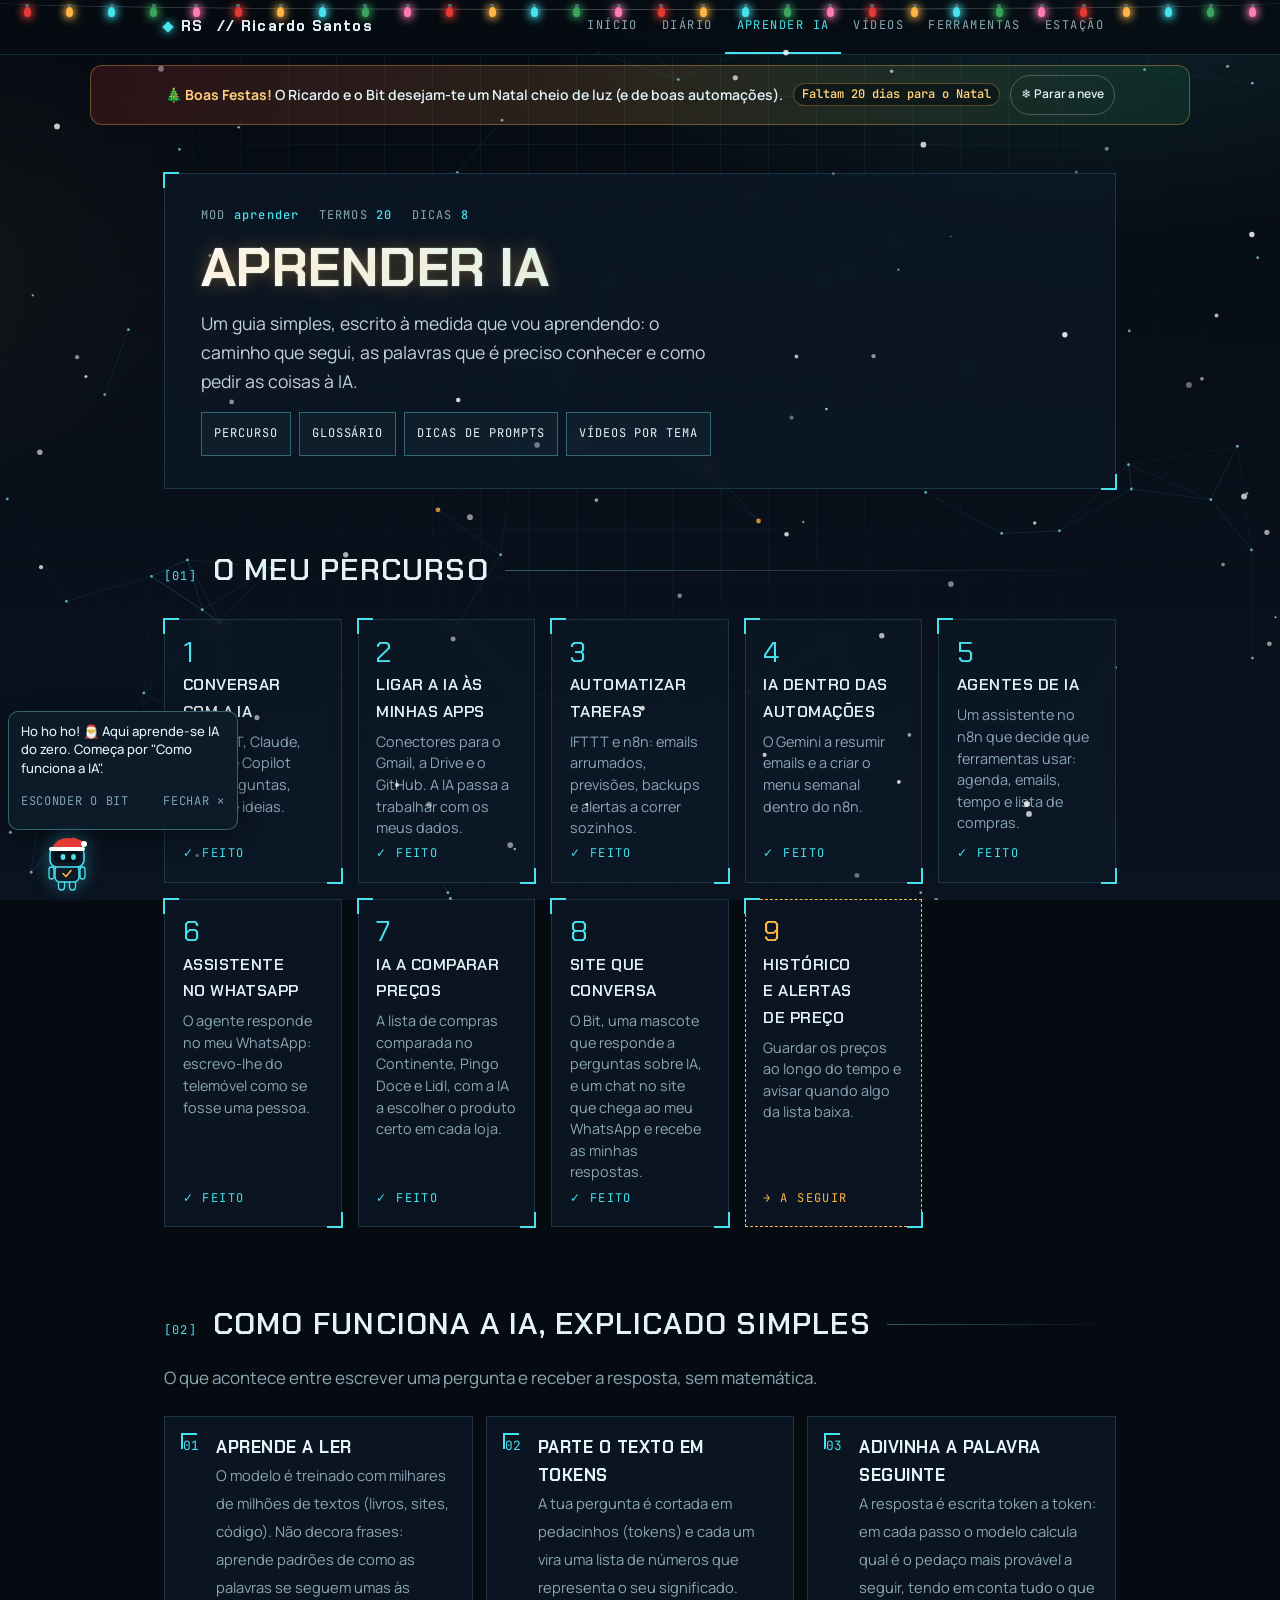
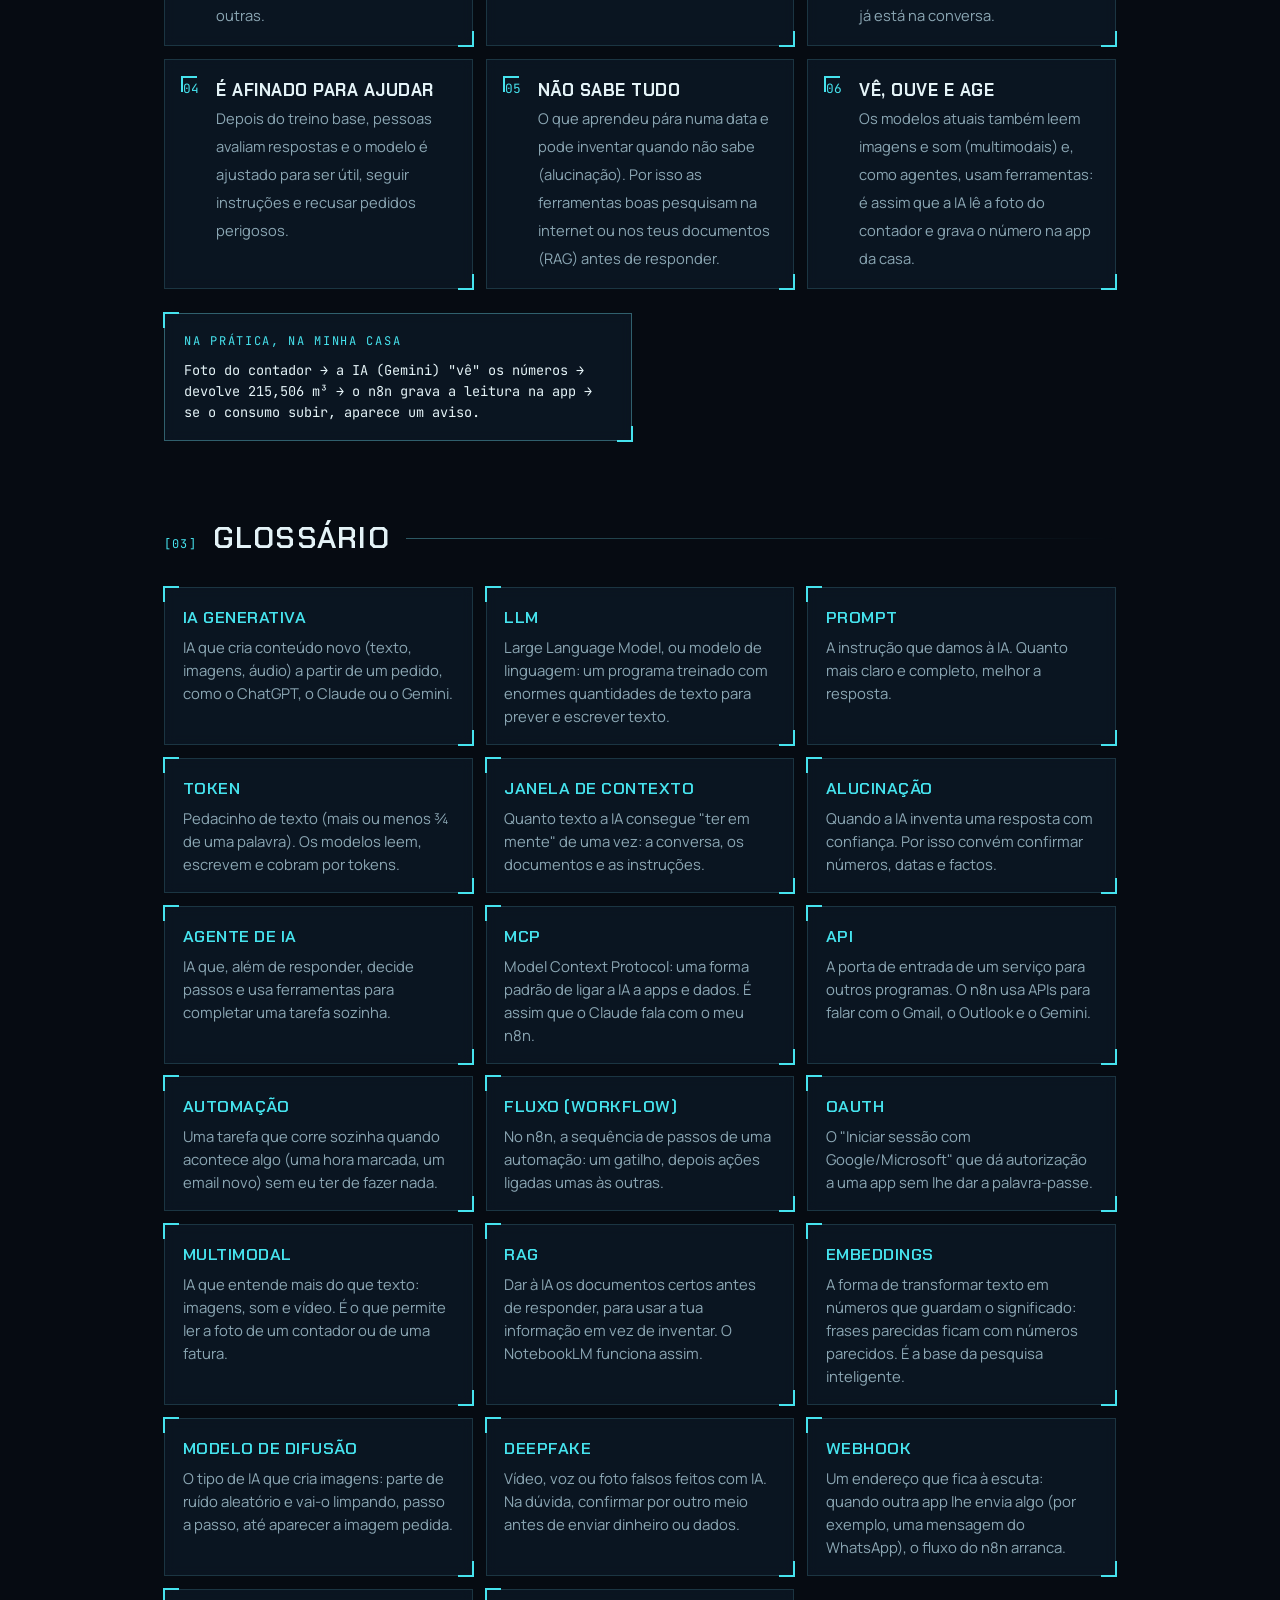
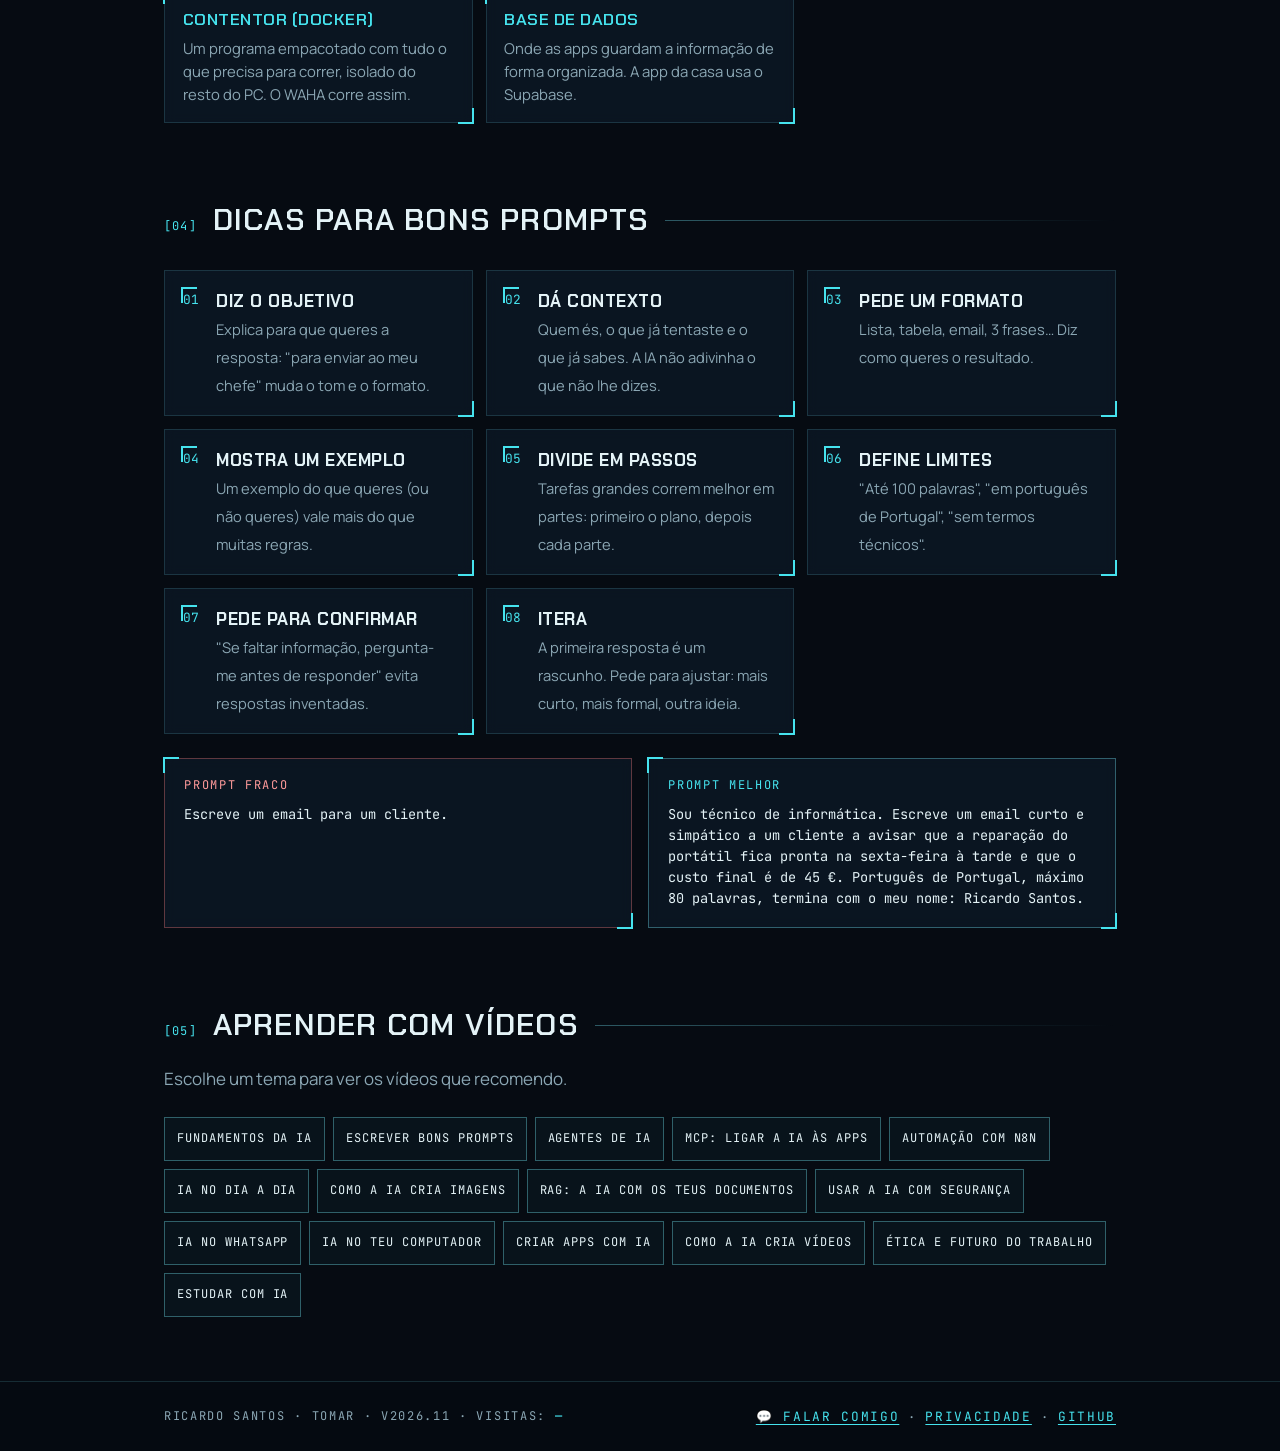
<file: aprender.html>
<!doctype html>
<html lang="pt-PT">
<head>
<meta charset="utf-8">
<meta name="viewport" content="width=device-width, initial-scale=1, viewport-fit=cover">
<title>Aprender IA · Ricardo Santos</title>
<meta name="claude:viewport-fit-sides" content="cover">
<link rel="apple-touch-icon" href="apple-touch-icon.png">
<link rel="icon" type="image/png" sizes="32x32" href="favicon-32.png">
<link rel="manifest" href="manifest.json">
<meta name="apple-mobile-web-app-title" content="Ricardo IA">
<meta name="theme-color" content="#060b12">
<link rel="preconnect" href="https://fonts.googleapis.com">
<link rel="preconnect" href="https://fonts.gstatic.com" crossorigin>
<link rel="stylesheet" href="https://fonts.googleapis.com/css2?family=Chakra+Petch:wght@500;600;700&family=Manrope:wght@400;500;600&family=JetBrains+Mono:wght@400;500&display=swap">
<style>
/* Layout: a single dark HUD (heads-up display). Grid floor in the background, a framed console hero with an ID panel,
   then modules (Sobre, Interesses, Diário) laid out like system panels. Deliberately dark-only. */
:root {
  color-scheme: dark;
  --bg: #060b12;
  --bg-2: #0a1320;
  --panel: rgba(13, 26, 40, 0.72);
  --panel-solid: #0d1a28;
  --ink: #e4f3f7;
  --muted: #8ba7b4;
  --dim: #4f6877;
  --line: rgba(110, 220, 235, 0.16);
  --line-strong: rgba(110, 220, 235, 0.38);
  --cyan: #46e3ee;
  --cyan-glow: rgba(70, 227, 238, 0.35);
  --amber: #ffb547;
  --display: "Chakra Petch", "Segoe UI", system-ui, sans-serif;
  --body: "Manrope", "Segoe UI", system-ui, sans-serif;
  --mono: "JetBrains Mono", ui-monospace, "Cascadia Mono", Menlo, monospace;
}

* { box-sizing: border-box; }
html { scroll-behavior: smooth; background: var(--bg); }
@media (prefers-reduced-motion: reduce) { html { scroll-behavior: auto; } }
body {
  background:
    radial-gradient(60rem 30rem at 85% -5%, rgba(70, 227, 238, 0.12), transparent 60%),
    radial-gradient(40rem 26rem at -10% 30%, rgba(255, 181, 71, 0.05), transparent 60%),
    linear-gradient(var(--bg), var(--bg-2));
  background-attachment: fixed;
  color: var(--ink);
  font-family: var(--body);
  font-size: 1.0625rem;
  line-height: 1.65;
  min-height: 100vh;
  position: relative;
}
/* grid floor */
#net { position: fixed; inset: 0; width: 100%; height: 100%; z-index: 0; pointer-events: none; opacity: 0.9; }
body::after {
  content: ""; position: fixed; inset: 0; pointer-events: none; z-index: 0;
  background-image:
    linear-gradient(var(--line) 1px, transparent 1px),
    linear-gradient(90deg, var(--line) 1px, transparent 1px);
  background-size: 48px 48px;
  mask-image: radial-gradient(ellipse at 50% 0%, #000 0%, transparent 75%);
  -webkit-mask-image: radial-gradient(ellipse at 50% 0%, #000 0%, transparent 75%);
  opacity: 0.55;
}
body::before {
  content: ""; position: fixed; inset: 0 0 auto;
  height: env(safe-area-inset-top, 0px); z-index: 10; background: var(--bg);
}
.inner {
  position: relative; z-index: 1;
  max-width: 62rem; margin: 0 auto;
  padding-left: max(20px, env(safe-area-inset-left, 0px));
  padding-right: max(20px, env(safe-area-inset-right, 0px));
}
h1, h2, h3 { font-family: var(--display); margin: 0; text-wrap: balance; }
p { margin: 0; }
a { color: var(--cyan); text-underline-offset: 3px; }
a:focus-visible { outline: 2px solid var(--cyan); outline-offset: 3px; }
.mono { font-family: var(--mono); }
.label {
  font-family: var(--mono); font-size: 0.72rem; letter-spacing: 0.14em;
  text-transform: uppercase; color: var(--muted);
}

/* framed panel with corner brackets */
.frame { position: relative; border: 1px solid var(--line); background: var(--panel); backdrop-filter: blur(6px); -webkit-backdrop-filter: blur(6px); }
.frame::before, .frame::after {
  content: ""; position: absolute; width: 14px; height: 14px; border: 2px solid var(--cyan); pointer-events: none;
}
.frame::before { top: -2px; left: -2px; border-right: 0; border-bottom: 0; }
.frame::after { bottom: -2px; right: -2px; border-left: 0; border-top: 0; }

/* ---------- Top bar ---------- */
.topbar { position: sticky; top: env(safe-area-inset-top, 0px); z-index: 5; background: rgba(6, 11, 18, 0.82); backdrop-filter: blur(8px); -webkit-backdrop-filter: blur(8px); border-bottom: 1px solid var(--line); }
.topbar .inner { display: flex; align-items: center; justify-content: space-between; gap: 1rem; }
.brand { font-family: var(--display); font-weight: 700; letter-spacing: 0.08em; font-size: 0.95rem; display: flex; align-items: center; gap: 0.55rem; white-space: nowrap; }
.brand i { width: 8px; height: 8px; background: var(--cyan); box-shadow: 0 0 10px var(--cyan); display: inline-block; transform: rotate(45deg); }
.nav { display: flex; overflow-x: auto; scrollbar-width: none; }
.nav a {
  font-family: var(--mono); font-size: 0.72rem; letter-spacing: 0.12em; text-transform: uppercase;
  color: var(--muted); text-decoration: none; white-space: nowrap; padding: 1rem 0.75rem;
  border-bottom: 2px solid transparent;
}
.nav a:hover { color: var(--cyan); border-bottom-color: var(--cyan); }

/* ---------- Hero ---------- */
.hero .inner { padding-block: 4.5rem 4rem; }
.console { padding: 2.5rem 2.25rem; display: grid; grid-template-columns: minmax(0, 1.45fr) minmax(0, 1fr); gap: 2.5rem; align-items: center; }
.hero-text { display: flex; flex-direction: column; gap: 1.2rem; min-width: 0; }
.sys { font-family: var(--mono); font-size: 0.75rem; letter-spacing: 0.1em; color: var(--muted); display: flex; flex-wrap: wrap; gap: 0.4rem 1.2rem; }
.sys b { color: var(--cyan); font-weight: 500; }
h1 {
  font-size: clamp(2.8rem, 8vw, 5rem); font-weight: 700; line-height: 0.95; letter-spacing: -0.01em;
  text-transform: uppercase;
  background: linear-gradient(100deg, #ffffff 0%, #c9f7fa 45%, var(--cyan) 100%);
  -webkit-background-clip: text; background-clip: text; color: transparent;
  text-shadow: 0 0 40px rgba(70, 227, 238, 0.15);
}
.role { font-family: var(--display); font-size: clamp(1.15rem, 2.4vw, 1.45rem); font-weight: 600; color: var(--cyan); letter-spacing: 0.04em; text-transform: uppercase; }
.intro { color: var(--ink); opacity: 0.86; max-width: 30em; font-size: 1.1rem; }
.prompt { font-family: var(--mono); font-size: 0.9rem; color: var(--muted); }
.prompt span { color: var(--cyan); }
.cursor { display: inline-block; width: 0.55em; height: 1.05em; background: var(--cyan); vertical-align: -0.15em; margin-left: 0.15em; }
@media (prefers-reduced-motion: no-preference) { .cursor { animation: blink 1.1s steps(1) infinite; } }
@keyframes blink { 50% { opacity: 0; } }

/* ID panel */
.idcard {
  justify-self: end; width: 100%; max-width: 20rem;
  border: 1px solid var(--line-strong); background: linear-gradient(160deg, rgba(70,227,238,0.10), rgba(13,26,40,0.9) 55%);
  padding: 1.1rem 1.15rem 1rem; font-family: var(--mono); font-size: 0.8rem;
  display: grid; grid-template-columns: auto 1fr; gap: 0.4rem 1rem;
  position: relative; overflow: hidden;
  box-shadow: 0 0 0 1px rgba(70,227,238,0.05), 0 20px 50px -20px rgba(70,227,238,0.35);
}
.idcard .head {
  grid-column: 1 / -1; display: flex; justify-content: space-between; gap: 1rem;
  padding-bottom: 0.55rem; margin-bottom: 0.25rem; border-bottom: 1px dashed var(--line-strong);
  font-size: 0.68rem; letter-spacing: 0.14em; text-transform: uppercase; color: var(--cyan);
}
.idcard dt { color: var(--dim); text-transform: uppercase; letter-spacing: 0.08em; font-size: 0.66rem; padding-top: 0.2rem; }
.idcard dd { margin: 0; color: var(--ink); }
.status { color: var(--amber); }
.status::before { content: ""; display: inline-block; width: 7px; height: 7px; border-radius: 50%; background: var(--amber); box-shadow: 0 0 8px var(--amber); margin-right: 0.45rem; vertical-align: 0.1em; }
.meter { grid-column: 1 / -1; margin-top: 0.6rem; display: flex; flex-direction: column; gap: 0.35rem; }
.meter .row { display: flex; justify-content: space-between; font-size: 0.66rem; letter-spacing: 0.1em; text-transform: uppercase; color: var(--muted); }
.bar { height: 6px; background: rgba(110,220,235,0.12); position: relative; overflow: hidden; }
.bar i { position: absolute; inset: 0 auto 0 0; width: 100%; background: linear-gradient(90deg, var(--cyan), #9ff6fb); box-shadow: 0 0 10px var(--cyan); }
.barcode {
  grid-column: 1 / -1; height: 30px; margin-top: 0.6rem; opacity: 0.75;
  background: repeating-linear-gradient(90deg,
    var(--cyan) 0 2px, transparent 2px 4px, var(--cyan) 4px 5px, transparent 5px 8px,
    var(--cyan) 8px 11px, transparent 11px 12px, var(--cyan) 12px 13px, transparent 13px 17px,
    var(--cyan) 17px 18px, transparent 18px 21px);
}
.serial { grid-column: 1 / -1; text-align: center; font-size: 0.64rem; letter-spacing: 0.34em; color: var(--dim); }
.scan { position: absolute; left: 0; right: 0; height: 40%; top: -40%; pointer-events: none;
  background: linear-gradient(180deg, transparent, rgba(70,227,238,0.10), transparent); }
@media (prefers-reduced-motion: no-preference) { .scan { animation: scan 4.5s linear infinite; } }
@keyframes scan { to { top: 100%; } }

/* ---------- Modules ---------- */
main .inner { padding-block: 1rem 4rem; display: flex; flex-direction: column; gap: 4.5rem; }
section { scroll-margin-top: 4.5rem; display: flex; flex-direction: column; gap: 1.5rem; }
.sec-head { display: flex; align-items: baseline; gap: 1rem; flex-wrap: wrap; }
.sec-head .idx { font-family: var(--mono); font-size: 0.75rem; color: var(--cyan); letter-spacing: 0.1em; }
.sec-head h2 { font-size: clamp(1.5rem, 3.2vw, 1.9rem); font-weight: 600; text-transform: uppercase; letter-spacing: 0.04em; }
.sec-head .rule { flex: 1 1 4rem; height: 1px; background: linear-gradient(90deg, var(--line-strong), transparent); align-self: center; min-width: 2rem; }

.about { padding: 2rem 2rem 1.75rem; display: grid; grid-template-columns: minmax(0, 1.6fr) minmax(0, 1fr); gap: 2rem; }
.prose { display: flex; flex-direction: column; gap: 1rem; max-width: 36em; }
.prose p:first-child { font-size: 1.15rem; }
.facts { display: flex; flex-direction: column; border-left: 1px solid var(--line); }
.facts div { padding: 0.6rem 0 0.6rem 1.25rem; display: flex; flex-direction: column; gap: 0.1rem; }
.facts div + div { border-top: 1px solid var(--line); }
.facts strong { font-family: var(--display); font-weight: 600; font-size: 1.15rem; letter-spacing: 0.02em; }

.interests { list-style: none; margin: 0; padding: 0; display: grid; grid-template-columns: repeat(auto-fill, minmax(14.5rem, 1fr)); gap: 1rem; }
.interests li {
  padding: 1.25rem 1.2rem; display: grid; grid-template-columns: auto minmax(0, 1fr); gap: 0.25rem 1rem; align-items: start;
  transition: border-color .25s ease, box-shadow .25s ease, transform .25s ease;
}
.interests li:hover { border-color: var(--line-strong); box-shadow: 0 0 24px -6px var(--cyan-glow); }
@media (prefers-reduced-motion: no-preference) { .interests li:hover { transform: translateY(-2px); } }
.icon { grid-row: span 2; width: 2.6rem; height: 2.6rem; display: grid; place-items: center; color: var(--cyan);
  border: 1px solid var(--line-strong); background: rgba(70,227,238,0.06); clip-path: polygon(25% 0, 100% 0, 100% 75%, 75% 100%, 0 100%, 0 25%); }
.icon svg { width: 1.3rem; height: 1.3rem; fill: none; stroke: currentColor; stroke-width: 1.7; stroke-linecap: round; stroke-linejoin: round; }
.interests h3 { font-size: 1.1rem; font-weight: 600; letter-spacing: 0.03em; text-transform: uppercase; }
.interests p { color: var(--muted); font-size: 0.94rem; line-height: 1.5; }

.log { list-style: none; margin: 0; padding: 0; display: flex; flex-direction: column; }
.log li { display: grid; grid-template-columns: 7rem 1.5rem minmax(0, 1fr); gap: 0 1rem; position: relative; padding-bottom: 1.6rem; }
.log li::before { content: ""; position: absolute; left: calc(7rem + 1rem + 0.75rem - 1px); top: 1rem; bottom: 0; width: 2px;
  background: linear-gradient(var(--cyan), rgba(70,227,238,0.15)); }
.log li:last-child { padding-bottom: 0; }
.log li:last-child::before { display: none; }
.log .when { font-family: var(--mono); font-size: 0.75rem; color: var(--muted); letter-spacing: 0.04em; padding-top: 0.22rem; font-variant-numeric: tabular-nums; }
.node { width: 12px; height: 12px; margin: 0.45rem auto 0; background: var(--cyan); transform: rotate(45deg); box-shadow: 0 0 12px var(--cyan); position: relative; z-index: 1; }
.log .what { display: flex; flex-direction: column; gap: 0.15rem; }
.log b { font-weight: 600; }
.log .what p { color: var(--muted); font-size: 0.97rem; }
.log li.next .node { background: transparent; border: 1.5px dashed var(--amber); box-shadow: none; }
.log li.next .when { color: var(--amber); }
.log li.next b { color: var(--muted); }

/* Videos */
.videos { display: grid; grid-template-columns: repeat(auto-fill, minmax(20rem, 1fr)); gap: 1.25rem; }
.video { display: flex; flex-direction: column; min-width: 0; }
.screen {
  position: relative; aspect-ratio: 16 / 9; max-width: 100%; overflow: hidden;
  background:
    linear-gradient(var(--line) 1px, transparent 1px) 0 0 / 24px 24px,
    linear-gradient(90deg, var(--line) 1px, transparent 1px) 0 0 / 24px 24px,
    radial-gradient(circle at 50% 50%, rgba(70,227,238,0.18), var(--panel-solid) 70%);
  border-bottom: 1px solid var(--line);
  display: block; color: var(--ink); text-decoration: none; cursor: pointer;
}
.screen img { position: absolute; inset: 0; width: 100%; height: 100%; object-fit: cover; opacity: 0.8; transition: opacity .25s ease; }
.screen:hover img { opacity: 1; }
.screen iframe { position: absolute; inset: 0; width: 100%; height: 100%; border: 0; }
.play {
  position: absolute; left: 50%; top: 50%; width: 4rem; height: 4rem; margin: -2rem 0 0 -2rem;
  display: grid; place-items: center; border: 1px solid var(--cyan); background: rgba(6,11,18,0.7);
  clip-path: polygon(25% 0, 100% 0, 100% 75%, 75% 100%, 0 100%, 0 25%);
  box-shadow: 0 0 20px var(--cyan-glow); transition: background .2s ease;
}
.play::before { content: ""; border-left: 16px solid var(--cyan); border-top: 10px solid transparent; border-bottom: 10px solid transparent; margin-left: 4px; }
.screen:hover .play { background: rgba(70,227,238,0.18); }
.screen:focus-visible { outline: 2px solid var(--cyan); outline-offset: -2px; }
.lang { position: absolute; top: 0.6rem; left: 0.6rem; font-family: var(--mono); font-size: 0.66rem; letter-spacing: 0.12em; text-transform: uppercase; padding: 0.2rem 0.5rem; background: rgba(6,11,18,0.8); border: 1px solid var(--line-strong); color: var(--cyan); }
.vmeta { padding: 1rem 1.1rem 1.1rem; display: flex; flex-direction: column; gap: 0.35rem; }
.vmeta h3 { font-size: 1.05rem; font-weight: 600; letter-spacing: 0.02em; line-height: 1.3; }
.vmeta p { color: var(--muted); font-size: 0.93rem; line-height: 1.5; }
.vmeta a { font-family: var(--mono); font-size: 0.75rem; letter-spacing: 0.06em; margin-top: 0.2rem; }

footer { position: relative; z-index: 1; border-top: 1px solid var(--line); background: rgba(6,11,18,0.7); }
footer .inner { padding-block: 1.5rem; display: flex; flex-wrap: wrap; justify-content: space-between; align-items: center; gap: 0.75rem; }
footer a { font-family: var(--mono); font-size: 0.8rem; }

/* ---------- Responsive ---------- */
@media (max-width: 780px) {
  .console { grid-template-columns: 1fr; padding: 1.75rem 1.4rem; gap: 2rem; }
  .idcard { justify-self: start; }
  .about { grid-template-columns: 1fr; padding: 1.5rem 1.4rem; }
  .facts { border-left: 0; border-top: 1px solid var(--line); }
  .facts div { padding-left: 0; }
  .hero .inner { padding-block: 2.5rem 2.5rem; }
  main .inner { gap: 3.25rem; }
  .topbar .brand span { display: none; }
}
@media (max-width: 480px) {
  .log li { grid-template-columns: 1.5rem minmax(0, 1fr); }
  .log li::before { left: calc(0.75rem - 1px); }
  .log .when { grid-column: 2; grid-row: 1; padding-top: 0; }
  .log .node { grid-column: 1; grid-row: 1 / span 2; }
  .log .what { grid-column: 2; }
}

/* ===== v2: navegação e páginas ===== */
.nav a.on { color: var(--cyan); border-bottom-color: var(--cyan); }
.hero.compact .inner { padding-block: 3rem 2.5rem; }
.page-hero { padding: 2rem 2.25rem; display: flex; flex-direction: column; gap: 1rem; }
.page-hero h1 { font-size: clamp(2.2rem, 6vw, 3.4rem); }
.chips { display: flex; flex-wrap: wrap; gap: 0.5rem; }
.chips a, .chips button {
  font-family: var(--mono); font-size: 0.72rem; letter-spacing: 0.08em; text-transform: uppercase; text-decoration: none;
  color: var(--ink); padding: 0.45rem 0.75rem; border: 1px solid var(--line-strong); background: rgba(70,227,238,0.04);
  cursor: pointer; transition: background .2s ease, color .2s ease, border-color .2s ease; }
.chips a:hover, .chips button:hover { background: rgba(70,227,238,0.15); color: var(--cyan); }
.chips button[aria-pressed="true"] { background: var(--cyan); color: #04121a; border-color: var(--cyan); }
.btn { display: inline-flex; align-items: center; gap: 0.5rem; align-self: flex-start; font-family: var(--mono); font-size: 0.78rem;
  letter-spacing: 0.1em; text-transform: uppercase; text-decoration: none; color: #04121a; background: var(--cyan);
  padding: 0.7rem 1.1rem; clip-path: polygon(0 0, calc(100% - 10px) 0, 100% 10px, 100% 100%, 10px 100%, 0 calc(100% - 10px)); }
.btn:hover { background: #9ff6fb; }
.btn.ghost { color: var(--cyan); background: transparent; border: 1px solid var(--cyan); clip-path: none; }
.btn.ghost:hover { background: rgba(70,227,238,0.12); }

/* Atalhos */
.shortcuts { display: grid; grid-template-columns: repeat(auto-fill, minmax(13.5rem, 1fr)); gap: 1rem; }
.shortcut { padding: 1.25rem 1.2rem; display: flex; flex-direction: column; gap: 0.45rem; text-decoration: none; color: var(--ink);
  transition: border-color .25s ease, box-shadow .25s ease, transform .25s ease; }
.shortcut:hover { border-color: var(--line-strong); box-shadow: 0 0 24px -6px var(--cyan-glow); }
@media (prefers-reduced-motion: no-preference) { .shortcut:hover { transform: translateY(-2px); } }
.shortcut .k { font-family: var(--mono); font-size: 0.7rem; letter-spacing: 0.12em; color: var(--cyan); text-transform: uppercase; }
.shortcut h3 { font-size: 1.15rem; font-weight: 600; text-transform: uppercase; letter-spacing: 0.03em; }
.shortcut p { color: var(--muted); font-size: 0.93rem; line-height: 1.5; }
.shortcut .go { margin-top: auto; font-family: var(--mono); font-size: 0.75rem; color: var(--cyan); }

/* Estatísticas */
.stats { display: grid; grid-template-columns: repeat(auto-fit, minmax(9rem, 1fr)); gap: 1rem; }
.stat { padding: 1rem 1.1rem; display: flex; flex-direction: column; gap: 0.15rem; }
.stat strong { font-family: var(--display); font-size: 2rem; line-height: 1; color: var(--cyan); font-variant-numeric: tabular-nums; }
.stat span { font-family: var(--mono); font-size: 0.7rem; letter-spacing: 0.1em; text-transform: uppercase; color: var(--muted); }

/* Automações ativas */
.auto { width: 100%; border-collapse: collapse; font-size: 0.95rem; }
.auto th, .auto td { text-align: left; padding: 0.7rem 0.9rem; border-bottom: 1px solid var(--line); vertical-align: top; }
.auto th { font-family: var(--mono); font-size: 0.68rem; letter-spacing: 0.12em; text-transform: uppercase; color: var(--muted); font-weight: 500; }
.auto td:first-child { font-family: var(--mono); font-size: 0.82rem; color: var(--cyan); white-space: nowrap; }
.auto td:last-child { color: var(--muted); font-size: 0.85rem; white-space: nowrap; }
.auto tr:last-child td { border-bottom: 0; }
.auto-wrap { padding: 0.4rem 0.4rem; overflow-x: auto; }
@media (max-width: 560px) { .auto td:last-child, .auto th:last-child { display: none; } .auto td:first-child { white-space: normal; } }

/* Diário */
.tag { font-family: var(--mono); font-size: 0.62rem; letter-spacing: 0.1em; text-transform: uppercase; padding: 0.12rem 0.45rem;
  border: 1px solid var(--line-strong); color: var(--muted); margin-left: 0.5rem; vertical-align: 0.15em; white-space: nowrap; }
.day { border: 1px solid var(--line); background: var(--panel); }
.day + .day { margin-top: 0.9rem; }
.day > summary { list-style: none; cursor: pointer; padding: 1rem 1.2rem; display: flex; align-items: center; gap: 1rem; }
.day > summary::-webkit-details-marker { display: none; }
.day > summary::before { content: "+"; font-family: var(--mono); color: var(--cyan); width: 1rem; }
.day[open] > summary::before { content: "−"; }
.day > summary h3 { font-size: 1.05rem; font-weight: 600; letter-spacing: 0.04em; text-transform: uppercase; }
.day > summary .count { margin-left: auto; font-family: var(--mono); font-size: 0.72rem; color: var(--muted); letter-spacing: 0.08em; }
.day .log { padding: 0.4rem 1.2rem 1.3rem; }
.log.simple li { grid-template-columns: 1.5rem minmax(0, 1fr); }
.log.simple li::before { left: calc(0.75rem - 1px); }
.log li[hidden] { display: none; }
.next-card { padding: 1.1rem 1.2rem; border: 1px dashed var(--amber); display: flex; flex-direction: column; gap: 0.2rem; }
.next-card .label { color: var(--amber); }

/* Aprender */
.steps { list-style: none; margin: 0; padding: 0; display: grid; grid-template-columns: repeat(auto-fill, minmax(11rem, 1fr)); gap: 1rem; }
.steps li { padding: 1.1rem 1.1rem; display: flex; flex-direction: column; gap: 0.35rem; }
.steps .n { font-family: var(--display); font-size: 1.8rem; color: var(--cyan); line-height: 1; }
.steps li.proximo { border-style: dashed; border-color: var(--amber); }
.steps li.proximo .n { color: var(--amber); }
.steps h3 { font-size: 1rem; font-weight: 600; text-transform: uppercase; letter-spacing: 0.03em; }
.steps p { color: var(--muted); font-size: 0.9rem; line-height: 1.5; }
.steps .st { font-family: var(--mono); font-size: 0.66rem; letter-spacing: 0.12em; text-transform: uppercase; color: var(--cyan); margin-top: auto; }
.steps li.proximo .st { color: var(--amber); }
.gloss { display: grid; grid-template-columns: repeat(auto-fill, minmax(18rem, 1fr)); gap: 0.8rem; margin: 0; }
.gloss div { padding: 1rem 1.1rem; }
.gloss dt { font-family: var(--display); font-weight: 600; font-size: 1.05rem; color: var(--cyan); text-transform: uppercase; letter-spacing: 0.03em; }
.gloss dd { margin: 0.25rem 0 0; color: var(--muted); font-size: 0.93rem; line-height: 1.55; }
.tips { list-style: none; margin: 0; padding: 0; display: grid; grid-template-columns: repeat(auto-fill, minmax(15rem, 1fr)); gap: 0.8rem; counter-reset: tip; }
.tips li { padding: 1rem 1.1rem 1rem 3.2rem; position: relative; }
.tips li::before { counter-increment: tip; content: counter(tip, decimal-leading-zero); position: absolute; left: 1rem; top: 1rem;
  font-family: var(--mono); font-size: 0.8rem; color: var(--cyan); }
.tips b { display: block; font-family: var(--display); text-transform: uppercase; letter-spacing: 0.03em; }
.tips span { color: var(--muted); font-size: 0.92rem; line-height: 1.5; }
.compare { display: grid; grid-template-columns: 1fr 1fr; gap: 1rem; }
.compare > div { padding: 1.1rem 1.2rem; display: flex; flex-direction: column; gap: 0.5rem; }
.compare .bad { border-color: rgba(255,120,120,0.35); }
.compare .good { border-color: var(--line-strong); }
.compare code { font-family: var(--mono); font-size: 0.85rem; color: var(--ink); white-space: pre-wrap; line-height: 1.55; }
@media (max-width: 680px) { .compare { grid-template-columns: 1fr; } }

/* Vídeos */
.vgroup-intro { color: var(--muted); max-width: 46em; margin-top: -0.6rem; }
.vmeta .who { font-family: var(--mono); font-size: 0.72rem; color: var(--dim); letter-spacing: 0.04em; }
.subhead { font-family: var(--mono); font-size: 0.78rem; letter-spacing: 0.14em; text-transform: uppercase; color: var(--amber); }

/* Ferramentas (herdado) */
.tools-hero { grid-template-columns: 1fr; }
.legend { display: flex; flex-wrap: wrap; gap: 0.5rem; }
.pill { font-family: var(--mono); font-size: 0.66rem; letter-spacing: 0.12em; text-transform: uppercase; padding: 0.22rem 0.55rem; border: 1px solid; white-space: nowrap; }
.pill.use { color: var(--cyan); border-color: var(--cyan); background: rgba(70,227,238,0.08); }
.pill.learn { color: var(--amber); border-color: var(--amber); background: rgba(255,181,71,0.08); }
.pill.explore { color: var(--muted); border-color: var(--dim); }
.tools { list-style: none; margin: 0; padding: 0; display: grid; grid-template-columns: repeat(auto-fill, minmax(17rem, 1fr)); gap: 1rem; }
.tool { padding: 1.25rem 1.2rem 1.1rem; display: flex; flex-direction: column; gap: 0.4rem; min-width: 0; transition: border-color .25s ease, box-shadow .25s ease; }
.tool:hover { border-color: var(--line-strong); box-shadow: 0 0 24px -6px var(--cyan-glow); }
.tool-top { display: flex; justify-content: space-between; align-items: flex-start; gap: 0.75rem; }
.tool h3 { font-size: 1.2rem; font-weight: 600; letter-spacing: 0.03em; text-transform: uppercase; min-width: 0; }
.maker { font-family: var(--mono); font-size: 0.72rem; letter-spacing: 0.06em; color: var(--dim); }
.tool p { color: var(--muted); font-size: 0.95rem; line-height: 1.55; flex: 1; }
.tool .links { display: flex; flex-wrap: wrap; gap: 0.4rem 1.1rem; margin-top: 0.3rem; }
.tool .links a { font-family: var(--mono); font-size: 0.75rem; letter-spacing: 0.04em; overflow-wrap: anywhere; }
.tool .links a.tut { color: var(--amber); }
@media (max-width: 780px) { .page-hero { padding: 1.6rem 1.4rem; } }
</style>
<meta name="description" content="O meu percurso a aprender IA, um glossário simples e dicas para escrever bons prompts.">
<meta property="og:type" content="website">
<meta property="og:locale" content="pt_PT">
<meta property="og:site_name" content="Ricardo Santos">
<meta property="og:title" content="Aprender IA · Ricardo Santos">
<meta property="og:description" content="O meu percurso a aprender IA, um glossário simples e dicas para escrever bons prompts.">
<meta property="og:url" content="https://ricardosantos1984.github.io/aprender.html">
<meta property="og:image" content="https://ricardosantos1984.github.io/og.png">
<meta property="og:image:width" content="1200">
<meta property="og:image:height" content="630">
<meta property="og:image:alt" content="Ricardo Santos, técnico de informática em Tomar">
<meta name="twitter:card" content="summary_large_image">
<link rel="stylesheet" href="melhorias.css?v=2">
</head>
<body style="margin:0">

<canvas id="net" aria-hidden="true"></canvas>

<header class="topbar">
  <div class="inner">
    <a class="brand" href="./" style="color:inherit;text-decoration:none"><i></i>RS<span>&nbsp;// Ricardo Santos</span></a>
    <nav class="nav" aria-label="Páginas">
      <a href="./">Início</a>
      <a href="diario.html">Diário</a>
      <a class="on" href="aprender.html" aria-current="page">Aprender IA</a>
      <a href="videos.html">Vídeos</a>
      <a href="ferramentas.html">Ferramentas</a>
      <a href="estacao.html">Estação</a>
    </nav>
  </div>
</header>

<div class="hero compact">
  <div class="inner">
    <div class="page-hero frame">
      <div class="sys"><span>MOD <b>aprender</b></span><span>TERMOS <b>20</b></span><span>DICAS <b>8</b></span></div>
      <h1>Aprender IA</h1>
      <p class="intro">Um guia simples, escrito à medida que vou aprendendo: o caminho que segui, as palavras que é preciso conhecer e como pedir as coisas à IA.</p>
      <div class="chips"><a href="#percurso">Percurso</a><a href="#glossario">Glossário</a><a href="#prompts">Dicas de prompts</a><a href="#ver">Vídeos por tema</a></div>
    </div>
  </div>
</div>
<main>
  <div class="inner">
    <section id="percurso" aria-labelledby="percurso-t">
      <div class="sec-head"><span class="idx">[01]</span><h2 id="percurso-t">O meu percurso</h2><span class="rule"></span></div>
      <ol class="steps">
        <li class="frame feito"><span class="n">1</span><h3>Conversar com a IA</h3><p>ChatGPT, Claude, Gemini e Copilot para perguntas, textos e ideias.</p><span class="st">✓ feito</span></li>
        <li class="frame feito"><span class="n">2</span><h3>Ligar a IA às minhas apps</h3><p>Conectores para o Gmail, a Drive e o GitHub. A IA passa a trabalhar com os meus dados.</p><span class="st">✓ feito</span></li>
        <li class="frame feito"><span class="n">3</span><h3>Automatizar tarefas</h3><p>IFTTT e n8n: emails arrumados, previsões, backups e alertas a correr sozinhos.</p><span class="st">✓ feito</span></li>
        <li class="frame feito"><span class="n">4</span><h3>IA dentro das automações</h3><p>O Gemini a resumir emails e a criar o menu semanal dentro do n8n.</p><span class="st">✓ feito</span></li>
        <li class="frame feito"><span class="n">5</span><h3>Agentes de IA</h3><p>Um assistente no n8n que decide que ferramentas usar: agenda, emails, tempo e lista de compras.</p><span class="st">✓ feito</span></li>
        <li class="frame feito"><span class="n">6</span><h3>Assistente no WhatsApp</h3><p>O agente responde no meu WhatsApp: escrevo-lhe do telemóvel como se fosse uma pessoa.</p><span class="st">✓ feito</span></li>
        <li class="frame feito"><span class="n">7</span><h3>IA a comparar preços</h3><p>A lista de compras comparada no Continente, Pingo Doce e Lidl, com a IA a escolher o produto certo em cada loja.</p><span class="st">✓ feito</span></li>
        <li class="frame feito"><span class="n">8</span><h3>Site que conversa</h3><p>O Bit, uma mascote que responde a perguntas sobre IA, e um chat no site que chega ao meu WhatsApp e recebe as minhas respostas.</p><span class="st">✓ feito</span></li>
        <li class="frame proximo"><span class="n">9</span><h3>Histórico e alertas de preço</h3><p>Guardar os preços ao longo do tempo e avisar quando algo da lista baixa.</p><span class="st">→ a seguir</span></li>
      </ol>
    </section>

    <section id="como-funciona" aria-labelledby="como-funciona-t">
      <div class="sec-head"><span class="idx">[02]</span><h2 id="como-funciona-t">Como funciona a IA, explicado simples</h2><span class="rule"></span></div>
      <p class="vgroup-intro">O que acontece entre escrever uma pergunta e receber a resposta, sem matemática.</p>
      <ol class="tips">
        <li class="frame"><b>Aprende a ler</b><span>O modelo é treinado com milhares de milhões de textos (livros, sites, código). Não decora frases: aprende padrões de como as palavras se seguem umas às outras.</span></li>
        <li class="frame"><b>Parte o texto em tokens</b><span>A tua pergunta é cortada em pedacinhos (tokens) e cada um vira uma lista de números que representa o seu significado.</span></li>
        <li class="frame"><b>Adivinha a palavra seguinte</b><span>A resposta é escrita token a token: em cada passo o modelo calcula qual é o pedaço mais provável a seguir, tendo em conta tudo o que já está na conversa.</span></li>
        <li class="frame"><b>É afinado para ajudar</b><span>Depois do treino base, pessoas avaliam respostas e o modelo é ajustado para ser útil, seguir instruções e recusar pedidos perigosos.</span></li>
        <li class="frame"><b>Não sabe tudo</b><span>O que aprendeu pára numa data e pode inventar quando não sabe (alucinação). Por isso as ferramentas boas pesquisam na internet ou nos teus documentos (RAG) antes de responder.</span></li>
        <li class="frame"><b>Vê, ouve e age</b><span>Os modelos atuais também leem imagens e som (multimodais) e, como agentes, usam ferramentas: é assim que a IA lê a foto do contador e grava o número na app da casa.</span></li>
      </ol>
      <div class="compare">
        <div class="frame good"><span class="label" style="color:var(--cyan)">Na prática, na minha casa</span><code>Foto do contador → a IA (Gemini) &quot;vê&quot; os números → devolve 215,506 m³ → o n8n grava a leitura na app → se o consumo subir, aparece um aviso.</code></div>
      </div>
    </section>

    <section id="glossario" aria-labelledby="glossario-t">
      <div class="sec-head"><span class="idx">[03]</span><h2 id="glossario-t">Glossário</h2><span class="rule"></span></div>
      <dl class="gloss">
        <div class="frame"><dt>IA generativa</dt><dd>IA que cria conteúdo novo (texto, imagens, áudio) a partir de um pedido, como o ChatGPT, o Claude ou o Gemini.</dd></div>
        <div class="frame"><dt>LLM</dt><dd>Large Language Model, ou modelo de linguagem: um programa treinado com enormes quantidades de texto para prever e escrever texto.</dd></div>
        <div class="frame"><dt>Prompt</dt><dd>A instrução que damos à IA. Quanto mais claro e completo, melhor a resposta.</dd></div>
        <div class="frame"><dt>Token</dt><dd>Pedacinho de texto (mais ou menos ¾ de uma palavra). Os modelos leem, escrevem e cobram por tokens.</dd></div>
        <div class="frame"><dt>Janela de contexto</dt><dd>Quanto texto a IA consegue &quot;ter em mente&quot; de uma vez: a conversa, os documentos e as instruções.</dd></div>
        <div class="frame"><dt>Alucinação</dt><dd>Quando a IA inventa uma resposta com confiança. Por isso convém confirmar números, datas e factos.</dd></div>
        <div class="frame"><dt>Agente de IA</dt><dd>IA que, além de responder, decide passos e usa ferramentas para completar uma tarefa sozinha.</dd></div>
        <div class="frame"><dt>MCP</dt><dd>Model Context Protocol: uma forma padrão de ligar a IA a apps e dados. É assim que o Claude fala com o meu n8n.</dd></div>
        <div class="frame"><dt>API</dt><dd>A porta de entrada de um serviço para outros programas. O n8n usa APIs para falar com o Gmail, o Outlook e o Gemini.</dd></div>
        <div class="frame"><dt>Automação</dt><dd>Uma tarefa que corre sozinha quando acontece algo (uma hora marcada, um email novo) sem eu ter de fazer nada.</dd></div>
        <div class="frame"><dt>Fluxo (workflow)</dt><dd>No n8n, a sequência de passos de uma automação: um gatilho, depois ações ligadas umas às outras.</dd></div>
        <div class="frame"><dt>OAuth</dt><dd>O &quot;Iniciar sessão com Google/Microsoft&quot; que dá autorização a uma app sem lhe dar a palavra-passe.</dd></div>
        <div class="frame"><dt>Multimodal</dt><dd>IA que entende mais do que texto: imagens, som e vídeo. É o que permite ler a foto de um contador ou de uma fatura.</dd></div>
        <div class="frame"><dt>RAG</dt><dd>Dar à IA os documentos certos antes de responder, para usar a tua informação em vez de inventar. O NotebookLM funciona assim.</dd></div>
        <div class="frame"><dt>Embeddings</dt><dd>A forma de transformar texto em números que guardam o significado: frases parecidas ficam com números parecidos. É a base da pesquisa inteligente.</dd></div>
        <div class="frame"><dt>Modelo de difusão</dt><dd>O tipo de IA que cria imagens: parte de ruído aleatório e vai-o limpando, passo a passo, até aparecer a imagem pedida.</dd></div>
        <div class="frame"><dt>Deepfake</dt><dd>Vídeo, voz ou foto falsos feitos com IA. Na dúvida, confirmar por outro meio antes de enviar dinheiro ou dados.</dd></div>
        <div class="frame"><dt>Webhook</dt><dd>Um endereço que fica à escuta: quando outra app lhe envia algo (por exemplo, uma mensagem do WhatsApp), o fluxo do n8n arranca.</dd></div>
        <div class="frame"><dt>Contentor (Docker)</dt><dd>Um programa empacotado com tudo o que precisa para correr, isolado do resto do PC. O WAHA corre assim.</dd></div>
        <div class="frame"><dt>Base de dados</dt><dd>Onde as apps guardam a informação de forma organizada. A app da casa usa o Supabase.</dd></div>
      </dl>
    </section>

    <section id="prompts" aria-labelledby="prompts-t">
      <div class="sec-head"><span class="idx">[04]</span><h2 id="prompts-t">Dicas para bons prompts</h2><span class="rule"></span></div>
      <ol class="tips">
        <li class="frame"><b>Diz o objetivo</b><span>Explica para que queres a resposta: &quot;para enviar ao meu chefe&quot; muda o tom e o formato.</span></li>
        <li class="frame"><b>Dá contexto</b><span>Quem és, o que já tentaste e o que já sabes. A IA não adivinha o que não lhe dizes.</span></li>
        <li class="frame"><b>Pede um formato</b><span>Lista, tabela, email, 3 frases… Diz como queres o resultado.</span></li>
        <li class="frame"><b>Mostra um exemplo</b><span>Um exemplo do que queres (ou não queres) vale mais do que muitas regras.</span></li>
        <li class="frame"><b>Divide em passos</b><span>Tarefas grandes correm melhor em partes: primeiro o plano, depois cada parte.</span></li>
        <li class="frame"><b>Define limites</b><span>&quot;Até 100 palavras&quot;, &quot;em português de Portugal&quot;, &quot;sem termos técnicos&quot;.</span></li>
        <li class="frame"><b>Pede para confirmar</b><span>&quot;Se faltar informação, pergunta-me antes de responder&quot; evita respostas inventadas.</span></li>
        <li class="frame"><b>Itera</b><span>A primeira resposta é um rascunho. Pede para ajustar: mais curto, mais formal, outra ideia.</span></li>
      </ol>
      <div class="compare">
        <div class="frame bad"><span class="label" style="color:#ff9b9b">Prompt fraco</span><code>Escreve um email para um cliente.</code></div>
        <div class="frame good"><span class="label" style="color:var(--cyan)">Prompt melhor</span><code>Sou técnico de informática. Escreve um email curto e simpático a um cliente a avisar que a reparação do portátil fica pronta na sexta-feira à tarde e que o custo final é de 45 €. Português de Portugal, máximo 80 palavras, termina com o meu nome: Ricardo Santos.</code></div>
      </div>
    </section>

    <section id="ver" aria-labelledby="ver-t">
      <div class="sec-head"><span class="idx">[05]</span><h2 id="ver-t">Aprender com vídeos</h2><span class="rule"></span></div>
      <p class="vgroup-intro">Escolhe um tema para ver os vídeos que recomendo.</p>
      <div class="chips">
        <a href="videos.html#fundamentos">Fundamentos da IA</a>
        <a href="videos.html#prompts">Escrever bons prompts</a>
        <a href="videos.html#agentes">Agentes de IA</a>
        <a href="videos.html#mcp">MCP: ligar a IA às apps</a>
        <a href="videos.html#automacao">Automação com n8n</a>
        <a href="videos.html#dia-a-dia">IA no dia a dia</a>
        <a href="videos.html#imagens">Como a IA cria imagens</a>
        <a href="videos.html#rag">RAG: a IA com os teus documentos</a>
        <a href="videos.html#seguranca">Usar a IA com segurança</a>
        <a href="videos.html#whatsapp-ia">IA no WhatsApp</a>
        <a href="videos.html#ia-local">IA no teu computador</a>
        <a href="videos.html#vibe-coding">Criar apps com IA</a>
        <a href="videos.html#videos-ia">Como a IA cria vídeos</a>
        <a href="videos.html#etica">Ética e futuro do trabalho</a>
        <a href="videos.html#estudar">Estudar com IA</a>
      </div>
    </section>
  </div>
</main>

<footer>
  <div class="inner">
    <span class="label">Ricardo Santos · Tomar · v2026.11 · Visitas: <b data-visits style="color:var(--cyan);font-weight:500">—</b></span>
    <span class="label"><a href="#chat">💬 Falar comigo</a><span class="chat-sep"> · </span><a href="privacidade.html">Privacidade</a> · <a href="https://github.com/ricardosantos1984">GitHub</a></span>
  </div>
</footer>

<script>
/* Fundo animado: rede de nós ligados (tipo rede de dados / rede neural). */
(function () {
  var c = document.getElementById('net');
  if (!c || !c.getContext) return;
  var ctx = c.getContext('2d');
  var reduce = window.matchMedia && window.matchMedia('(prefers-reduced-motion: reduce)').matches;
  var W = 0, H = 0, dpr = 1, nodes = [], pulses = [], mouse = { x: -9999, y: -9999 };
  var LINK = 150;

  function size() {
    dpr = Math.min(window.devicePixelRatio || 1, 2);
    W = window.innerWidth; H = window.innerHeight;
    c.width = Math.round(W * dpr); c.height = Math.round(H * dpr);
    ctx.setTransform(dpr, 0, 0, dpr, 0, 0);
    var n = Math.max(28, Math.min(90, Math.round(W * H / 16000)));
    LINK = W < 600 ? 110 : 150;
    nodes = [];
    for (var i = 0; i < n; i++) {
      nodes.push({
        x: Math.random() * W, y: Math.random() * H,
        vx: (Math.random() - 0.5) * 0.28, vy: (Math.random() - 0.5) * 0.28,
        r: Math.random() < 0.12 ? 2.4 : 1.4
      });
    }
    pulses = [];
  }

  function spawnPulse() {
    var a = nodes[(Math.random() * nodes.length) | 0], best = null, bd = 1e9;
    for (var i = 0; i < nodes.length; i++) {
      var b = nodes[i]; if (b === a) continue;
      var d = Math.hypot(a.x - b.x, a.y - b.y);
      if (d < LINK && d < bd) { bd = d; best = b; }
    }
    if (best) pulses.push({ a: a, b: best, t: 0 });
  }

  function draw() {
    ctx.clearRect(0, 0, W, H);
    for (var i = 0; i < nodes.length; i++) {
      var p = nodes[i];
      for (var j = i + 1; j < nodes.length; j++) {
        var q = nodes[j], dx = p.x - q.x, dy = p.y - q.y, d = Math.sqrt(dx * dx + dy * dy);
        if (d < LINK) {
          ctx.strokeStyle = 'rgba(70,227,238,' + (0.22 * (1 - d / LINK)).toFixed(3) + ')';
          ctx.lineWidth = 1;
          ctx.beginPath(); ctx.moveTo(p.x, p.y); ctx.lineTo(q.x, q.y); ctx.stroke();
        }
      }
      var md = Math.hypot(p.x - mouse.x, p.y - mouse.y);
      if (md < 180) {
        ctx.strokeStyle = 'rgba(70,227,238,' + (0.35 * (1 - md / 180)).toFixed(3) + ')';
        ctx.beginPath(); ctx.moveTo(p.x, p.y); ctx.lineTo(mouse.x, mouse.y); ctx.stroke();
      }
    }
    for (var k = 0; k < nodes.length; k++) {
      var n = nodes[k];
      ctx.fillStyle = n.r > 2 ? 'rgba(255,181,71,0.85)' : 'rgba(150,240,246,0.75)';
      ctx.beginPath(); ctx.arc(n.x, n.y, n.r, 0, Math.PI * 2); ctx.fill();
    }
    for (var m = pulses.length - 1; m >= 0; m--) {
      var s = pulses[m];
      var x = s.a.x + (s.b.x - s.a.x) * s.t, y = s.a.y + (s.b.y - s.a.y) * s.t;
      ctx.fillStyle = 'rgba(70,227,238,0.95)';
      ctx.shadowColor = 'rgba(70,227,238,0.9)'; ctx.shadowBlur = 8;
      ctx.beginPath(); ctx.arc(x, y, 1.8, 0, Math.PI * 2); ctx.fill();
      ctx.shadowBlur = 0;
    }
  }

  function step() {
    for (var i = 0; i < nodes.length; i++) {
      var p = nodes[i];
      p.x += p.vx; p.y += p.vy;
      if (p.x < -20) p.x = W + 20; else if (p.x > W + 20) p.x = -20;
      if (p.y < -20) p.y = H + 20; else if (p.y > H + 20) p.y = -20;
    }
    for (var m = pulses.length - 1; m >= 0; m--) {
      pulses[m].t += 0.012;
      if (pulses[m].t >= 1) pulses.splice(m, 1);
    }
    if (pulses.length < 6 && Math.random() < 0.04) spawnPulse();
  }

  var running = true;
  function loop() {
    if (!running) return;
    step(); draw();
    requestAnimationFrame(loop);
  }

  size();
  window.addEventListener('resize', function () { size(); if (reduce) draw(); });
  window.addEventListener('pointermove', function (e) { mouse.x = e.clientX; mouse.y = e.clientY; });
  window.addEventListener('pointerleave', function () { mouse.x = mouse.y = -9999; });
  document.addEventListener('visibilitychange', function () {
    if (reduce) return;
    running = !document.hidden;
    if (running) requestAnimationFrame(loop);
  });

  if (reduce) { draw(); } else { requestAnimationFrame(loop); }
})();

/* Contador de visitas (GoatCounter). Só conta no site publicado. */
(function () {
  if (!/github\.io$/.test(location.hostname)) return;
  var CODE = 'ricardosantos1984';
  var s = document.createElement('script');
  s.async = true;
  s.src = 'https://gc.zgo.at/count.js';
  s.setAttribute('data-goatcounter', 'https://' + CODE + '.goatcounter.com/count');
  document.head.appendChild(s);
  fetch('https://' + CODE + '.goatcounter.com/counter/TOTAL.json')
    .then(function (r) { return r.ok ? r.json() : null; })
    .then(function (d) {
      if (!d || !d.count) return;
      document.querySelectorAll('[data-visits]').forEach(function (el) {
        el.textContent = String(d.count).replace(/,/g, '.');
      });
    })
    .catch(function () {});
})();

/* Vídeos: no site publicado tocam dentro da página; noutros sítios abrem no YouTube. */
(function () {
  if (!/github\.io$/.test(location.hostname)) return;
  document.querySelectorAll('.screen[data-yt]').forEach(function (a) {
    a.addEventListener('click', function (e) {
      e.preventDefault();
      var f = document.createElement('iframe');
      f.src = 'https://www.youtube-nocookie.com/embed/' + a.getAttribute('data-yt') + '?autoplay=1&rel=0';
      f.title = a.getAttribute('aria-label') || 'Vídeo';
      f.allow = 'accelerometer; autoplay; clipboard-write; encrypted-media; gyroscope; picture-in-picture';
      f.allowFullscreen = true;
      var box = document.createElement('div');
      box.className = 'screen';
      box.appendChild(f);
      a.replaceWith(box);
    });
  });
})();
</script>
<script src="chat.js" defer></script>
<script src="mascote.js" defer></script>
<script src="natal.js" defer></script>
<script src="melhorias.js?v=2"></script>
</body>
</html>
</file>
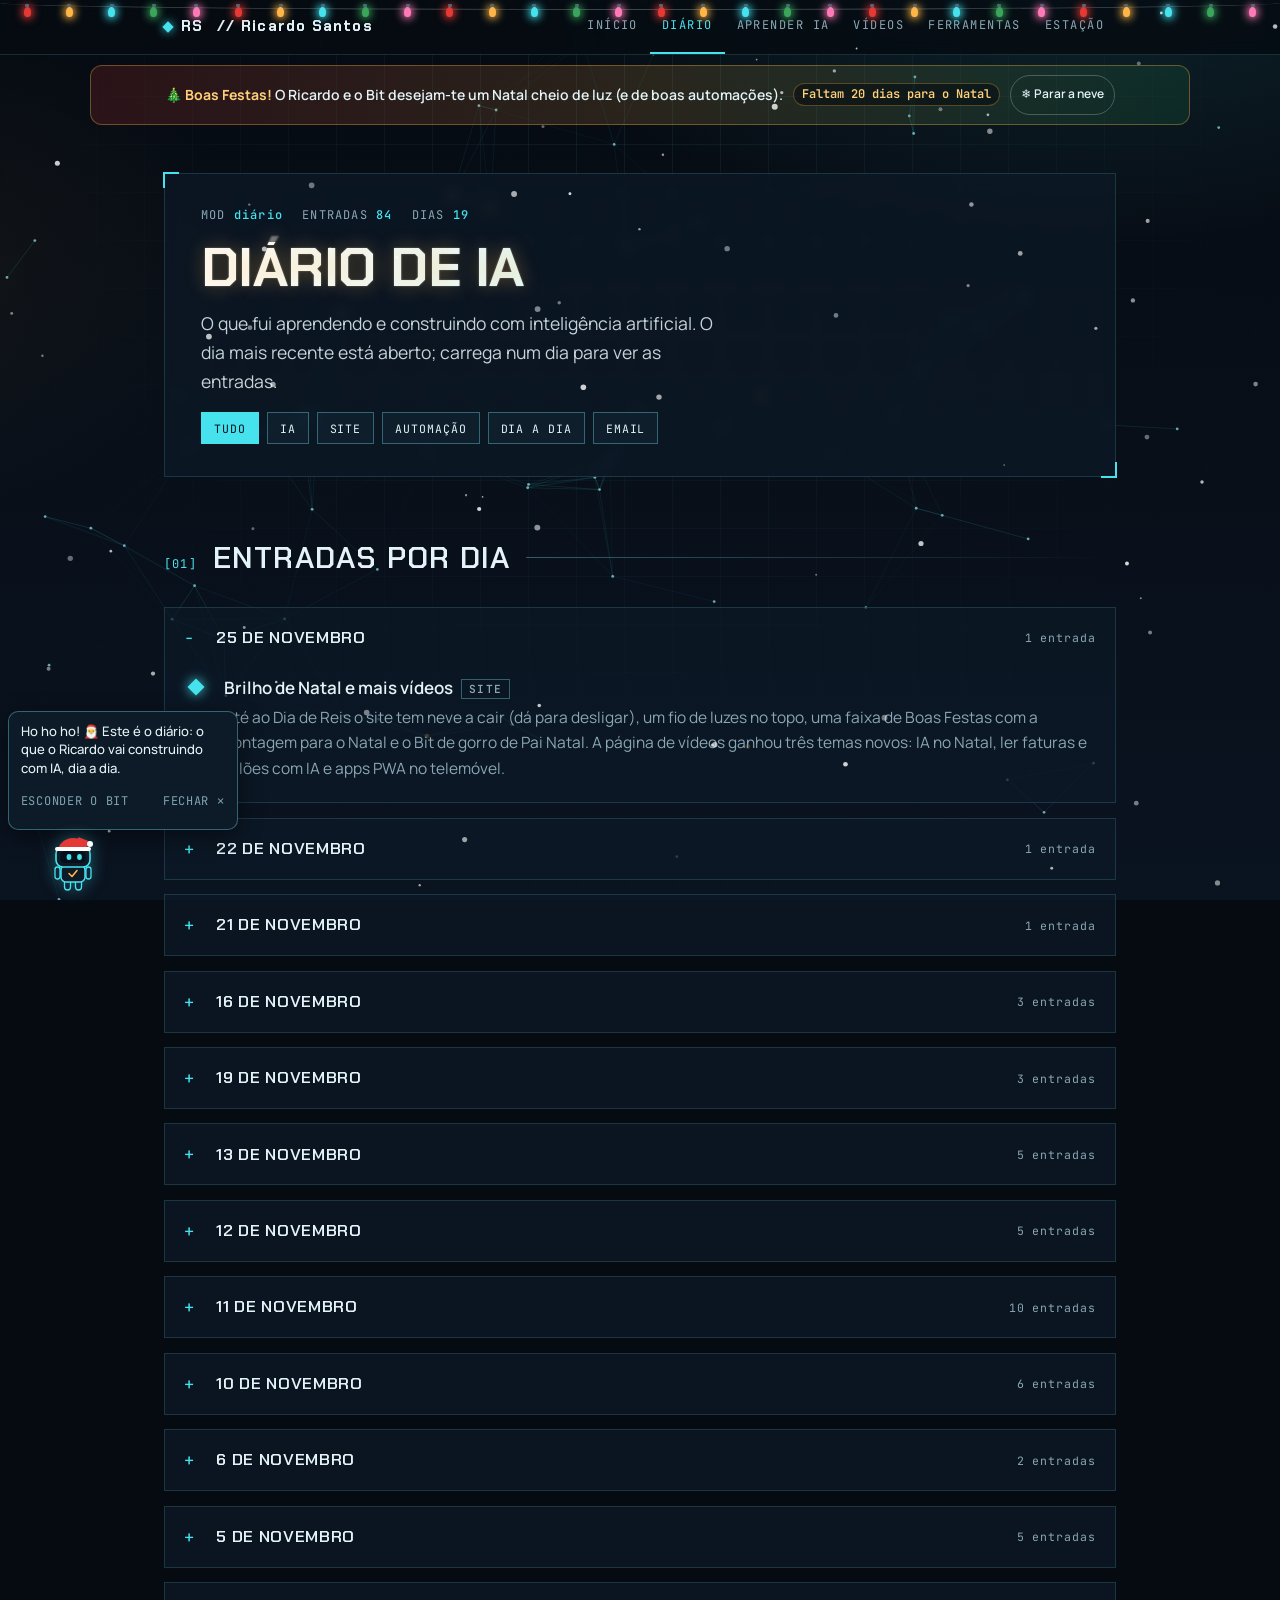
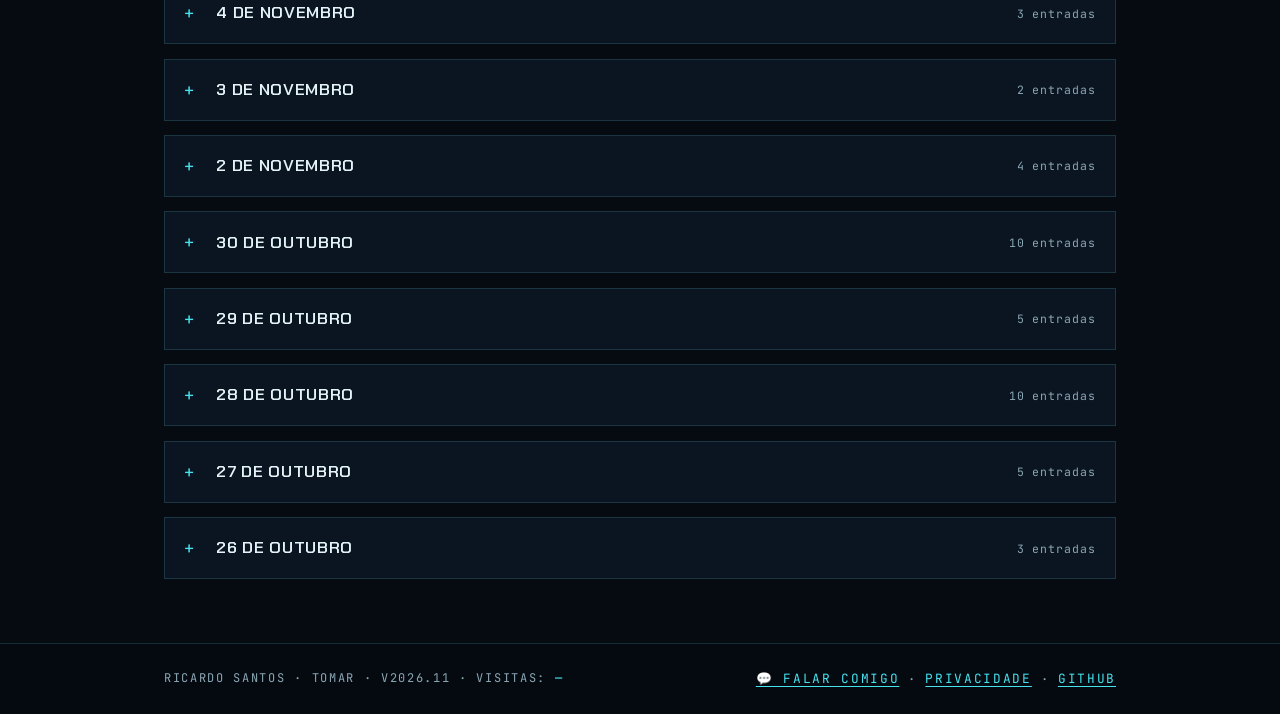
<file: diario.html>
<!doctype html>
<html lang="pt-PT">
<head>
<meta charset="utf-8">
<meta name="viewport" content="width=device-width, initial-scale=1, viewport-fit=cover">
<title>Diário · Ricardo Santos</title>
<meta name="claude:viewport-fit-sides" content="cover">
<link rel="apple-touch-icon" href="apple-touch-icon.png">
<link rel="icon" type="image/png" sizes="32x32" href="favicon-32.png">
<link rel="manifest" href="manifest.json">
<meta name="apple-mobile-web-app-title" content="Ricardo IA">
<meta name="theme-color" content="#060b12">
<link rel="preconnect" href="https://fonts.googleapis.com">
<link rel="preconnect" href="https://fonts.gstatic.com" crossorigin>
<link rel="stylesheet" href="https://fonts.googleapis.com/css2?family=Chakra+Petch:wght@500;600;700&family=Manrope:wght@400;500;600&family=JetBrains+Mono:wght@400;500&display=swap">
<style>
/* Layout: a single dark HUD (heads-up display). Grid floor in the background, a framed console hero with an ID panel,
   then modules (Sobre, Interesses, Diário) laid out like system panels. Deliberately dark-only. */
:root {
  color-scheme: dark;
  --bg: #060b12;
  --bg-2: #0a1320;
  --panel: rgba(13, 26, 40, 0.72);
  --panel-solid: #0d1a28;
  --ink: #e4f3f7;
  --muted: #8ba7b4;
  --dim: #4f6877;
  --line: rgba(110, 220, 235, 0.16);
  --line-strong: rgba(110, 220, 235, 0.38);
  --cyan: #46e3ee;
  --cyan-glow: rgba(70, 227, 238, 0.35);
  --amber: #ffb547;
  --display: "Chakra Petch", "Segoe UI", system-ui, sans-serif;
  --body: "Manrope", "Segoe UI", system-ui, sans-serif;
  --mono: "JetBrains Mono", ui-monospace, "Cascadia Mono", Menlo, monospace;
}

* { box-sizing: border-box; }
html { scroll-behavior: smooth; background: var(--bg); }
@media (prefers-reduced-motion: reduce) { html { scroll-behavior: auto; } }
body {
  background:
    radial-gradient(60rem 30rem at 85% -5%, rgba(70, 227, 238, 0.12), transparent 60%),
    radial-gradient(40rem 26rem at -10% 30%, rgba(255, 181, 71, 0.05), transparent 60%),
    linear-gradient(var(--bg), var(--bg-2));
  background-attachment: fixed;
  color: var(--ink);
  font-family: var(--body);
  font-size: 1.0625rem;
  line-height: 1.65;
  min-height: 100vh;
  position: relative;
}
/* grid floor */
#net { position: fixed; inset: 0; width: 100%; height: 100%; z-index: 0; pointer-events: none; opacity: 0.9; }
body::after {
  content: ""; position: fixed; inset: 0; pointer-events: none; z-index: 0;
  background-image:
    linear-gradient(var(--line) 1px, transparent 1px),
    linear-gradient(90deg, var(--line) 1px, transparent 1px);
  background-size: 48px 48px;
  mask-image: radial-gradient(ellipse at 50% 0%, #000 0%, transparent 75%);
  -webkit-mask-image: radial-gradient(ellipse at 50% 0%, #000 0%, transparent 75%);
  opacity: 0.55;
}
body::before {
  content: ""; position: fixed; inset: 0 0 auto;
  height: env(safe-area-inset-top, 0px); z-index: 10; background: var(--bg);
}
.inner {
  position: relative; z-index: 1;
  max-width: 62rem; margin: 0 auto;
  padding-left: max(20px, env(safe-area-inset-left, 0px));
  padding-right: max(20px, env(safe-area-inset-right, 0px));
}
h1, h2, h3 { font-family: var(--display); margin: 0; text-wrap: balance; }
p { margin: 0; }
a { color: var(--cyan); text-underline-offset: 3px; }
a:focus-visible { outline: 2px solid var(--cyan); outline-offset: 3px; }
.mono { font-family: var(--mono); }
.label {
  font-family: var(--mono); font-size: 0.72rem; letter-spacing: 0.14em;
  text-transform: uppercase; color: var(--muted);
}

/* framed panel with corner brackets */
.frame { position: relative; border: 1px solid var(--line); background: var(--panel); backdrop-filter: blur(6px); -webkit-backdrop-filter: blur(6px); }
.frame::before, .frame::after {
  content: ""; position: absolute; width: 14px; height: 14px; border: 2px solid var(--cyan); pointer-events: none;
}
.frame::before { top: -2px; left: -2px; border-right: 0; border-bottom: 0; }
.frame::after { bottom: -2px; right: -2px; border-left: 0; border-top: 0; }

/* ---------- Top bar ---------- */
.topbar { position: sticky; top: env(safe-area-inset-top, 0px); z-index: 5; background: rgba(6, 11, 18, 0.82); backdrop-filter: blur(8px); -webkit-backdrop-filter: blur(8px); border-bottom: 1px solid var(--line); }
.topbar .inner { display: flex; align-items: center; justify-content: space-between; gap: 1rem; }
.brand { font-family: var(--display); font-weight: 700; letter-spacing: 0.08em; font-size: 0.95rem; display: flex; align-items: center; gap: 0.55rem; white-space: nowrap; }
.brand i { width: 8px; height: 8px; background: var(--cyan); box-shadow: 0 0 10px var(--cyan); display: inline-block; transform: rotate(45deg); }
.nav { display: flex; overflow-x: auto; scrollbar-width: none; }
.nav a {
  font-family: var(--mono); font-size: 0.72rem; letter-spacing: 0.12em; text-transform: uppercase;
  color: var(--muted); text-decoration: none; white-space: nowrap; padding: 1rem 0.75rem;
  border-bottom: 2px solid transparent;
}
.nav a:hover { color: var(--cyan); border-bottom-color: var(--cyan); }

/* ---------- Hero ---------- */
.hero .inner { padding-block: 4.5rem 4rem; }
.console { padding: 2.5rem 2.25rem; display: grid; grid-template-columns: minmax(0, 1.45fr) minmax(0, 1fr); gap: 2.5rem; align-items: center; }
.hero-text { display: flex; flex-direction: column; gap: 1.2rem; min-width: 0; }
.sys { font-family: var(--mono); font-size: 0.75rem; letter-spacing: 0.1em; color: var(--muted); display: flex; flex-wrap: wrap; gap: 0.4rem 1.2rem; }
.sys b { color: var(--cyan); font-weight: 500; }
h1 {
  font-size: clamp(2.8rem, 8vw, 5rem); font-weight: 700; line-height: 0.95; letter-spacing: -0.01em;
  text-transform: uppercase;
  background: linear-gradient(100deg, #ffffff 0%, #c9f7fa 45%, var(--cyan) 100%);
  -webkit-background-clip: text; background-clip: text; color: transparent;
  text-shadow: 0 0 40px rgba(70, 227, 238, 0.15);
}
.role { font-family: var(--display); font-size: clamp(1.15rem, 2.4vw, 1.45rem); font-weight: 600; color: var(--cyan); letter-spacing: 0.04em; text-transform: uppercase; }
.intro { color: var(--ink); opacity: 0.86; max-width: 30em; font-size: 1.1rem; }
.prompt { font-family: var(--mono); font-size: 0.9rem; color: var(--muted); }
.prompt span { color: var(--cyan); }
.cursor { display: inline-block; width: 0.55em; height: 1.05em; background: var(--cyan); vertical-align: -0.15em; margin-left: 0.15em; }
@media (prefers-reduced-motion: no-preference) { .cursor { animation: blink 1.1s steps(1) infinite; } }
@keyframes blink { 50% { opacity: 0; } }

/* ID panel */
.idcard {
  justify-self: end; width: 100%; max-width: 20rem;
  border: 1px solid var(--line-strong); background: linear-gradient(160deg, rgba(70,227,238,0.10), rgba(13,26,40,0.9) 55%);
  padding: 1.1rem 1.15rem 1rem; font-family: var(--mono); font-size: 0.8rem;
  display: grid; grid-template-columns: auto 1fr; gap: 0.4rem 1rem;
  position: relative; overflow: hidden;
  box-shadow: 0 0 0 1px rgba(70,227,238,0.05), 0 20px 50px -20px rgba(70,227,238,0.35);
}
.idcard .head {
  grid-column: 1 / -1; display: flex; justify-content: space-between; gap: 1rem;
  padding-bottom: 0.55rem; margin-bottom: 0.25rem; border-bottom: 1px dashed var(--line-strong);
  font-size: 0.68rem; letter-spacing: 0.14em; text-transform: uppercase; color: var(--cyan);
}
.idcard dt { color: var(--dim); text-transform: uppercase; letter-spacing: 0.08em; font-size: 0.66rem; padding-top: 0.2rem; }
.idcard dd { margin: 0; color: var(--ink); }
.status { color: var(--amber); }
.status::before { content: ""; display: inline-block; width: 7px; height: 7px; border-radius: 50%; background: var(--amber); box-shadow: 0 0 8px var(--amber); margin-right: 0.45rem; vertical-align: 0.1em; }
.meter { grid-column: 1 / -1; margin-top: 0.6rem; display: flex; flex-direction: column; gap: 0.35rem; }
.meter .row { display: flex; justify-content: space-between; font-size: 0.66rem; letter-spacing: 0.1em; text-transform: uppercase; color: var(--muted); }
.bar { height: 6px; background: rgba(110,220,235,0.12); position: relative; overflow: hidden; }
.bar i { position: absolute; inset: 0 auto 0 0; width: 100%; background: linear-gradient(90deg, var(--cyan), #9ff6fb); box-shadow: 0 0 10px var(--cyan); }
.barcode {
  grid-column: 1 / -1; height: 30px; margin-top: 0.6rem; opacity: 0.75;
  background: repeating-linear-gradient(90deg,
    var(--cyan) 0 2px, transparent 2px 4px, var(--cyan) 4px 5px, transparent 5px 8px,
    var(--cyan) 8px 11px, transparent 11px 12px, var(--cyan) 12px 13px, transparent 13px 17px,
    var(--cyan) 17px 18px, transparent 18px 21px);
}
.serial { grid-column: 1 / -1; text-align: center; font-size: 0.64rem; letter-spacing: 0.34em; color: var(--dim); }
.scan { position: absolute; left: 0; right: 0; height: 40%; top: -40%; pointer-events: none;
  background: linear-gradient(180deg, transparent, rgba(70,227,238,0.10), transparent); }
@media (prefers-reduced-motion: no-preference) { .scan { animation: scan 4.5s linear infinite; } }
@keyframes scan { to { top: 100%; } }

/* ---------- Modules ---------- */
main .inner { padding-block: 1rem 4rem; display: flex; flex-direction: column; gap: 4.5rem; }
section { scroll-margin-top: 4.5rem; display: flex; flex-direction: column; gap: 1.5rem; }
.sec-head { display: flex; align-items: baseline; gap: 1rem; flex-wrap: wrap; }
.sec-head .idx { font-family: var(--mono); font-size: 0.75rem; color: var(--cyan); letter-spacing: 0.1em; }
.sec-head h2 { font-size: clamp(1.5rem, 3.2vw, 1.9rem); font-weight: 600; text-transform: uppercase; letter-spacing: 0.04em; }
.sec-head .rule { flex: 1 1 4rem; height: 1px; background: linear-gradient(90deg, var(--line-strong), transparent); align-self: center; min-width: 2rem; }

.about { padding: 2rem 2rem 1.75rem; display: grid; grid-template-columns: minmax(0, 1.6fr) minmax(0, 1fr); gap: 2rem; }
.prose { display: flex; flex-direction: column; gap: 1rem; max-width: 36em; }
.prose p:first-child { font-size: 1.15rem; }
.facts { display: flex; flex-direction: column; border-left: 1px solid var(--line); }
.facts div { padding: 0.6rem 0 0.6rem 1.25rem; display: flex; flex-direction: column; gap: 0.1rem; }
.facts div + div { border-top: 1px solid var(--line); }
.facts strong { font-family: var(--display); font-weight: 600; font-size: 1.15rem; letter-spacing: 0.02em; }

.interests { list-style: none; margin: 0; padding: 0; display: grid; grid-template-columns: repeat(auto-fill, minmax(14.5rem, 1fr)); gap: 1rem; }
.interests li {
  padding: 1.25rem 1.2rem; display: grid; grid-template-columns: auto minmax(0, 1fr); gap: 0.25rem 1rem; align-items: start;
  transition: border-color .25s ease, box-shadow .25s ease, transform .25s ease;
}
.interests li:hover { border-color: var(--line-strong); box-shadow: 0 0 24px -6px var(--cyan-glow); }
@media (prefers-reduced-motion: no-preference) { .interests li:hover { transform: translateY(-2px); } }
.icon { grid-row: span 2; width: 2.6rem; height: 2.6rem; display: grid; place-items: center; color: var(--cyan);
  border: 1px solid var(--line-strong); background: rgba(70,227,238,0.06); clip-path: polygon(25% 0, 100% 0, 100% 75%, 75% 100%, 0 100%, 0 25%); }
.icon svg { width: 1.3rem; height: 1.3rem; fill: none; stroke: currentColor; stroke-width: 1.7; stroke-linecap: round; stroke-linejoin: round; }
.interests h3 { font-size: 1.1rem; font-weight: 600; letter-spacing: 0.03em; text-transform: uppercase; }
.interests p { color: var(--muted); font-size: 0.94rem; line-height: 1.5; }

.log { list-style: none; margin: 0; padding: 0; display: flex; flex-direction: column; }
.log li { display: grid; grid-template-columns: 7rem 1.5rem minmax(0, 1fr); gap: 0 1rem; position: relative; padding-bottom: 1.6rem; }
.log li::before { content: ""; position: absolute; left: calc(7rem + 1rem + 0.75rem - 1px); top: 1rem; bottom: 0; width: 2px;
  background: linear-gradient(var(--cyan), rgba(70,227,238,0.15)); }
.log li:last-child { padding-bottom: 0; }
.log li:last-child::before { display: none; }
.log .when { font-family: var(--mono); font-size: 0.75rem; color: var(--muted); letter-spacing: 0.04em; padding-top: 0.22rem; font-variant-numeric: tabular-nums; }
.node { width: 12px; height: 12px; margin: 0.45rem auto 0; background: var(--cyan); transform: rotate(45deg); box-shadow: 0 0 12px var(--cyan); position: relative; z-index: 1; }
.log .what { display: flex; flex-direction: column; gap: 0.15rem; }
.log b { font-weight: 600; }
.log .what p { color: var(--muted); font-size: 0.97rem; }
.log li.next .node { background: transparent; border: 1.5px dashed var(--amber); box-shadow: none; }
.log li.next .when { color: var(--amber); }
.log li.next b { color: var(--muted); }

/* Videos */
.videos { display: grid; grid-template-columns: repeat(auto-fill, minmax(20rem, 1fr)); gap: 1.25rem; }
.video { display: flex; flex-direction: column; min-width: 0; }
.screen {
  position: relative; aspect-ratio: 16 / 9; max-width: 100%; overflow: hidden;
  background:
    linear-gradient(var(--line) 1px, transparent 1px) 0 0 / 24px 24px,
    linear-gradient(90deg, var(--line) 1px, transparent 1px) 0 0 / 24px 24px,
    radial-gradient(circle at 50% 50%, rgba(70,227,238,0.18), var(--panel-solid) 70%);
  border-bottom: 1px solid var(--line);
  display: block; color: var(--ink); text-decoration: none; cursor: pointer;
}
.screen img { position: absolute; inset: 0; width: 100%; height: 100%; object-fit: cover; opacity: 0.8; transition: opacity .25s ease; }
.screen:hover img { opacity: 1; }
.screen iframe { position: absolute; inset: 0; width: 100%; height: 100%; border: 0; }
.play {
  position: absolute; left: 50%; top: 50%; width: 4rem; height: 4rem; margin: -2rem 0 0 -2rem;
  display: grid; place-items: center; border: 1px solid var(--cyan); background: rgba(6,11,18,0.7);
  clip-path: polygon(25% 0, 100% 0, 100% 75%, 75% 100%, 0 100%, 0 25%);
  box-shadow: 0 0 20px var(--cyan-glow); transition: background .2s ease;
}
.play::before { content: ""; border-left: 16px solid var(--cyan); border-top: 10px solid transparent; border-bottom: 10px solid transparent; margin-left: 4px; }
.screen:hover .play { background: rgba(70,227,238,0.18); }
.screen:focus-visible { outline: 2px solid var(--cyan); outline-offset: -2px; }
.lang { position: absolute; top: 0.6rem; left: 0.6rem; font-family: var(--mono); font-size: 0.66rem; letter-spacing: 0.12em; text-transform: uppercase; padding: 0.2rem 0.5rem; background: rgba(6,11,18,0.8); border: 1px solid var(--line-strong); color: var(--cyan); }
.vmeta { padding: 1rem 1.1rem 1.1rem; display: flex; flex-direction: column; gap: 0.35rem; }
.vmeta h3 { font-size: 1.05rem; font-weight: 600; letter-spacing: 0.02em; line-height: 1.3; }
.vmeta p { color: var(--muted); font-size: 0.93rem; line-height: 1.5; }
.vmeta a { font-family: var(--mono); font-size: 0.75rem; letter-spacing: 0.06em; margin-top: 0.2rem; }

footer { position: relative; z-index: 1; border-top: 1px solid var(--line); background: rgba(6,11,18,0.7); }
footer .inner { padding-block: 1.5rem; display: flex; flex-wrap: wrap; justify-content: space-between; align-items: center; gap: 0.75rem; }
footer a { font-family: var(--mono); font-size: 0.8rem; }

/* ---------- Responsive ---------- */
@media (max-width: 780px) {
  .console { grid-template-columns: 1fr; padding: 1.75rem 1.4rem; gap: 2rem; }
  .idcard { justify-self: start; }
  .about { grid-template-columns: 1fr; padding: 1.5rem 1.4rem; }
  .facts { border-left: 0; border-top: 1px solid var(--line); }
  .facts div { padding-left: 0; }
  .hero .inner { padding-block: 2.5rem 2.5rem; }
  main .inner { gap: 3.25rem; }
  .topbar .brand span { display: none; }
}
@media (max-width: 480px) {
  .log li { grid-template-columns: 1.5rem minmax(0, 1fr); }
  .log li::before { left: calc(0.75rem - 1px); }
  .log .when { grid-column: 2; grid-row: 1; padding-top: 0; }
  .log .node { grid-column: 1; grid-row: 1 / span 2; }
  .log .what { grid-column: 2; }
}

/* ===== v2: navegação e páginas ===== */
.nav a.on { color: var(--cyan); border-bottom-color: var(--cyan); }
.hero.compact .inner { padding-block: 3rem 2.5rem; }
.page-hero { padding: 2rem 2.25rem; display: flex; flex-direction: column; gap: 1rem; }
.page-hero h1 { font-size: clamp(2.2rem, 6vw, 3.4rem); }
.chips { display: flex; flex-wrap: wrap; gap: 0.5rem; }
.chips a, .chips button {
  font-family: var(--mono); font-size: 0.72rem; letter-spacing: 0.08em; text-transform: uppercase; text-decoration: none;
  color: var(--ink); padding: 0.45rem 0.75rem; border: 1px solid var(--line-strong); background: rgba(70,227,238,0.04);
  cursor: pointer; transition: background .2s ease, color .2s ease, border-color .2s ease; }
.chips a:hover, .chips button:hover { background: rgba(70,227,238,0.15); color: var(--cyan); }
.chips button[aria-pressed="true"] { background: var(--cyan); color: #04121a; border-color: var(--cyan); }
.btn { display: inline-flex; align-items: center; gap: 0.5rem; align-self: flex-start; font-family: var(--mono); font-size: 0.78rem;
  letter-spacing: 0.1em; text-transform: uppercase; text-decoration: none; color: #04121a; background: var(--cyan);
  padding: 0.7rem 1.1rem; clip-path: polygon(0 0, calc(100% - 10px) 0, 100% 10px, 100% 100%, 10px 100%, 0 calc(100% - 10px)); }
.btn:hover { background: #9ff6fb; }
.btn.ghost { color: var(--cyan); background: transparent; border: 1px solid var(--cyan); clip-path: none; }
.btn.ghost:hover { background: rgba(70,227,238,0.12); }

/* Atalhos */
.shortcuts { display: grid; grid-template-columns: repeat(auto-fill, minmax(13.5rem, 1fr)); gap: 1rem; }
.shortcut { padding: 1.25rem 1.2rem; display: flex; flex-direction: column; gap: 0.45rem; text-decoration: none; color: var(--ink);
  transition: border-color .25s ease, box-shadow .25s ease, transform .25s ease; }
.shortcut:hover { border-color: var(--line-strong); box-shadow: 0 0 24px -6px var(--cyan-glow); }
@media (prefers-reduced-motion: no-preference) { .shortcut:hover { transform: translateY(-2px); } }
.shortcut .k { font-family: var(--mono); font-size: 0.7rem; letter-spacing: 0.12em; color: var(--cyan); text-transform: uppercase; }
.shortcut h3 { font-size: 1.15rem; font-weight: 600; text-transform: uppercase; letter-spacing: 0.03em; }
.shortcut p { color: var(--muted); font-size: 0.93rem; line-height: 1.5; }
.shortcut .go { margin-top: auto; font-family: var(--mono); font-size: 0.75rem; color: var(--cyan); }

/* Estatísticas */
.stats { display: grid; grid-template-columns: repeat(auto-fit, minmax(9rem, 1fr)); gap: 1rem; }
.stat { padding: 1rem 1.1rem; display: flex; flex-direction: column; gap: 0.15rem; }
.stat strong { font-family: var(--display); font-size: 2rem; line-height: 1; color: var(--cyan); font-variant-numeric: tabular-nums; }
.stat span { font-family: var(--mono); font-size: 0.7rem; letter-spacing: 0.1em; text-transform: uppercase; color: var(--muted); }

/* Automações ativas */
.auto { width: 100%; border-collapse: collapse; font-size: 0.95rem; }
.auto th, .auto td { text-align: left; padding: 0.7rem 0.9rem; border-bottom: 1px solid var(--line); vertical-align: top; }
.auto th { font-family: var(--mono); font-size: 0.68rem; letter-spacing: 0.12em; text-transform: uppercase; color: var(--muted); font-weight: 500; }
.auto td:first-child { font-family: var(--mono); font-size: 0.82rem; color: var(--cyan); white-space: nowrap; }
.auto td:last-child { color: var(--muted); font-size: 0.85rem; white-space: nowrap; }
.auto tr:last-child td { border-bottom: 0; }
.auto-wrap { padding: 0.4rem 0.4rem; overflow-x: auto; }
@media (max-width: 560px) { .auto td:last-child, .auto th:last-child { display: none; } .auto td:first-child { white-space: normal; } }

/* Diário */
.tag { font-family: var(--mono); font-size: 0.62rem; letter-spacing: 0.1em; text-transform: uppercase; padding: 0.12rem 0.45rem;
  border: 1px solid var(--line-strong); color: var(--muted); margin-left: 0.5rem; vertical-align: 0.15em; white-space: nowrap; }
.day { border: 1px solid var(--line); background: var(--panel); }
.day + .day { margin-top: 0.9rem; }
.day > summary { list-style: none; cursor: pointer; padding: 1rem 1.2rem; display: flex; align-items: center; gap: 1rem; }
.day > summary::-webkit-details-marker { display: none; }
.day > summary::before { content: "+"; font-family: var(--mono); color: var(--cyan); width: 1rem; }
.day[open] > summary::before { content: "−"; }
.day > summary h3 { font-size: 1.05rem; font-weight: 600; letter-spacing: 0.04em; text-transform: uppercase; }
.day > summary .count { margin-left: auto; font-family: var(--mono); font-size: 0.72rem; color: var(--muted); letter-spacing: 0.08em; }
.day .log { padding: 0.4rem 1.2rem 1.3rem; }
.log.simple li { grid-template-columns: 1.5rem minmax(0, 1fr); }
.log.simple li::before { left: calc(0.75rem - 1px); }
.log li[hidden] { display: none; }
.next-card { padding: 1.1rem 1.2rem; border: 1px dashed var(--amber); display: flex; flex-direction: column; gap: 0.2rem; }
.next-card .label { color: var(--amber); }

/* Aprender */
.steps { list-style: none; margin: 0; padding: 0; display: grid; grid-template-columns: repeat(auto-fill, minmax(11rem, 1fr)); gap: 1rem; }
.steps li { padding: 1.1rem 1.1rem; display: flex; flex-direction: column; gap: 0.35rem; }
.steps .n { font-family: var(--display); font-size: 1.8rem; color: var(--cyan); line-height: 1; }
.steps li.proximo { border-style: dashed; border-color: var(--amber); }
.steps li.proximo .n { color: var(--amber); }
.steps h3 { font-size: 1rem; font-weight: 600; text-transform: uppercase; letter-spacing: 0.03em; }
.steps p { color: var(--muted); font-size: 0.9rem; line-height: 1.5; }
.steps .st { font-family: var(--mono); font-size: 0.66rem; letter-spacing: 0.12em; text-transform: uppercase; color: var(--cyan); margin-top: auto; }
.steps li.proximo .st { color: var(--amber); }
.gloss { display: grid; grid-template-columns: repeat(auto-fill, minmax(18rem, 1fr)); gap: 0.8rem; margin: 0; }
.gloss div { padding: 1rem 1.1rem; }
.gloss dt { font-family: var(--display); font-weight: 600; font-size: 1.05rem; color: var(--cyan); text-transform: uppercase; letter-spacing: 0.03em; }
.gloss dd { margin: 0.25rem 0 0; color: var(--muted); font-size: 0.93rem; line-height: 1.55; }
.tips { list-style: none; margin: 0; padding: 0; display: grid; grid-template-columns: repeat(auto-fill, minmax(15rem, 1fr)); gap: 0.8rem; counter-reset: tip; }
.tips li { padding: 1rem 1.1rem 1rem 3.2rem; position: relative; }
.tips li::before { counter-increment: tip; content: counter(tip, decimal-leading-zero); position: absolute; left: 1rem; top: 1rem;
  font-family: var(--mono); font-size: 0.8rem; color: var(--cyan); }
.tips b { display: block; font-family: var(--display); text-transform: uppercase; letter-spacing: 0.03em; }
.tips span { color: var(--muted); font-size: 0.92rem; line-height: 1.5; }
.compare { display: grid; grid-template-columns: 1fr 1fr; gap: 1rem; }
.compare > div { padding: 1.1rem 1.2rem; display: flex; flex-direction: column; gap: 0.5rem; }
.compare .bad { border-color: rgba(255,120,120,0.35); }
.compare .good { border-color: var(--line-strong); }
.compare code { font-family: var(--mono); font-size: 0.85rem; color: var(--ink); white-space: pre-wrap; line-height: 1.55; }
@media (max-width: 680px) { .compare { grid-template-columns: 1fr; } }

/* Vídeos */
.vgroup-intro { color: var(--muted); max-width: 46em; margin-top: -0.6rem; }
.vmeta .who { font-family: var(--mono); font-size: 0.72rem; color: var(--dim); letter-spacing: 0.04em; }
.subhead { font-family: var(--mono); font-size: 0.78rem; letter-spacing: 0.14em; text-transform: uppercase; color: var(--amber); }

/* Ferramentas (herdado) */
.tools-hero { grid-template-columns: 1fr; }
.legend { display: flex; flex-wrap: wrap; gap: 0.5rem; }
.pill { font-family: var(--mono); font-size: 0.66rem; letter-spacing: 0.12em; text-transform: uppercase; padding: 0.22rem 0.55rem; border: 1px solid; white-space: nowrap; }
.pill.use { color: var(--cyan); border-color: var(--cyan); background: rgba(70,227,238,0.08); }
.pill.learn { color: var(--amber); border-color: var(--amber); background: rgba(255,181,71,0.08); }
.pill.explore { color: var(--muted); border-color: var(--dim); }
.tools { list-style: none; margin: 0; padding: 0; display: grid; grid-template-columns: repeat(auto-fill, minmax(17rem, 1fr)); gap: 1rem; }
.tool { padding: 1.25rem 1.2rem 1.1rem; display: flex; flex-direction: column; gap: 0.4rem; min-width: 0; transition: border-color .25s ease, box-shadow .25s ease; }
.tool:hover { border-color: var(--line-strong); box-shadow: 0 0 24px -6px var(--cyan-glow); }
.tool-top { display: flex; justify-content: space-between; align-items: flex-start; gap: 0.75rem; }
.tool h3 { font-size: 1.2rem; font-weight: 600; letter-spacing: 0.03em; text-transform: uppercase; min-width: 0; }
.maker { font-family: var(--mono); font-size: 0.72rem; letter-spacing: 0.06em; color: var(--dim); }
.tool p { color: var(--muted); font-size: 0.95rem; line-height: 1.55; flex: 1; }
.tool .links { display: flex; flex-wrap: wrap; gap: 0.4rem 1.1rem; margin-top: 0.3rem; }
.tool .links a { font-family: var(--mono); font-size: 0.75rem; letter-spacing: 0.04em; overflow-wrap: anywhere; }
.tool .links a.tut { color: var(--amber); }
@media (max-width: 780px) { .page-hero { padding: 1.6rem 1.4rem; } }
</style>
<meta name="description" content="O que aprendi e construí com IA, dia a dia: automações, apps e experiências de um técnico de informática em Tomar.">
<meta property="og:type" content="website">
<meta property="og:locale" content="pt_PT">
<meta property="og:site_name" content="Ricardo Santos">
<meta property="og:title" content="Diário · Ricardo Santos">
<meta property="og:description" content="O que aprendi e construí com IA, dia a dia: automações, apps e experiências de um técnico de informática em Tomar.">
<meta property="og:url" content="https://ricardosantos1984.github.io/diario.html">
<meta property="og:image" content="https://ricardosantos1984.github.io/og.png">
<meta property="og:image:width" content="1200">
<meta property="og:image:height" content="630">
<meta property="og:image:alt" content="Ricardo Santos, técnico de informática em Tomar">
<meta name="twitter:card" content="summary_large_image">
<link rel="stylesheet" href="melhorias.css?v=2">
</head>
<body style="margin:0">

<canvas id="net" aria-hidden="true"></canvas>

<header class="topbar">
  <div class="inner">
    <a class="brand" href="./" style="color:inherit;text-decoration:none"><i></i>RS<span>&nbsp;// Ricardo Santos</span></a>
    <nav class="nav" aria-label="Páginas">
      <a href="./">Início</a>
      <a class="on" href="diario.html" aria-current="page">Diário</a>
      <a href="aprender.html">Aprender IA</a>
      <a href="videos.html">Vídeos</a>
      <a href="ferramentas.html">Ferramentas</a>
      <a href="estacao.html">Estação</a>
    </nav>
  </div>
</header>

<div class="hero compact">
  <div class="inner">
    <div class="page-hero frame">
      <div class="sys"><span>MOD <b>diário</b></span><span>ENTRADAS <b>84</b></span><span>DIAS <b>19</b></span></div>
      <h1>Diário de IA</h1>
      <p class="intro">O que fui aprendendo e construindo com inteligência artificial. O dia mais recente está aberto; carrega num dia para ver as entradas.</p>
      <div class="chips" role="group" aria-label="Filtrar por tema">
        <button type="button" data-f="*" aria-pressed="true">Tudo</button>
        <button type="button" data-f="IA" aria-pressed="false">IA</button>
        <button type="button" data-f="Site" aria-pressed="false">Site</button>
        <button type="button" data-f="Automação" aria-pressed="false">Automação</button>
        <button type="button" data-f="Dia a dia" aria-pressed="false">Dia a dia</button>
        <button type="button" data-f="Email" aria-pressed="false">Email</button>
      </div>
    </div>
  </div>
</div>
<main>
  <div class="inner">
    <section id="entradas" aria-labelledby="entradas-t">
      <div class="sec-head"><span class="idx">[01]</span><h2 id="entradas-t">Entradas por dia</h2><span class="rule"></span></div>
      <div>
      <details class="day" open data-day="2026-11-25">
        <summary><h3>25 de novembro</h3><span class="count">1 entrada</span></summary>
        <ol class="log simple">
        <li data-tag="Site"><span class="node"></span><div class="what"><b>Brilho de Natal e mais vídeos<span class="tag">Site</span></b><p>Até ao Dia de Reis o site tem neve a cair (dá para desligar), um fio de luzes no topo, uma faixa de Boas Festas com a contagem para o Natal e o Bit de gorro de Pai Natal. A página de vídeos ganhou três temas novos: IA no Natal, ler faturas e talões com IA e apps PWA no telemóvel.</p></div></li>
        </ol>
      </details>
      <details class="day" data-day="2026-11-22">
        <summary><h3>22 de novembro</h3><span class="count">1 entrada</span></summary>
        <ol class="log simple">
        <li data-tag="IA"><span class="node"></span><div class="what"><b>Contador da luz: várias fotos, uma leitura<span class="tag">IA</span></b><p>O contador da luz mostra um registo de cada vez, por isso tiro uma foto por ecrã. A automação passou a perceber qual é o vazio, a ponta, as cheias e o total, comparando com a leitura anterior, e junta as fotos do mesmo dia numa só leitura.</p></div></li>
        </ol>
      </details>
      <details class="day" data-day="2026-11-21">
        <summary><h3>21 de novembro</h3><span class="count">1 entrada</span></summary>
        <ol class="log simple">
        <li data-tag="Dia a dia"><span class="node"></span><div class="what"><b>Treino para os testes da Ema<span class="tag">Dia a dia</span></b><p>A app ganhou fichas de treino para os testes de Matemática e de Ciências, com a explicação de cada resposta. A Ema recebeu uma notificação no telemóvel que, ao tocar, abre logo a página do Estudo.</p></div></li>
        </ol>
      </details>
      <details class="day" data-day="2026-11-16">
        <summary><h3>16 de novembro</h3><span class="count">3 entradas</span></summary>
        <ol class="log simple">
        <li data-tag="Automação"><span class="node"></span><div class="what"><b>Faturas também do Gmail<span class="tag">Automação</span></b><p>A automação das faturas já não vê só um email: procura também no Gmail, e consegue abrir os PDFs protegidos com senha para a IA ler a despesa.</p></div></li>
        <li data-tag="IA"><span class="node"></span><div class="what"><b>Faturas do Continente lançadas sozinhas<span class="tag">IA</span></b><p>A fatura eletrónica do Continente chega por email, a IA lança a despesa na app e guarda o preço de cada artigo para o histórico de preços.</p></div></li>
        <li data-tag="IA"><span class="node"></span><div class="what"><b>A lista de compras risca-se com o talão<span class="tag">IA</span></b><p>Quando a IA lê um talão, os artigos comprados são riscados sozinhos da lista de compras da app.</p></div></li>
        </ol>
      </details>
      <details class="day" data-day="2026-11-19">
        <summary><h3>19 de novembro</h3><span class="count">3 entradas</span></summary>
        <ol class="log simple">
        <li data-tag="IA"><span class="node"></span><div class="what"><b>Uma app para registar o trabalho<span class="tag">IA</span></b><p>Criei com o Claude uma aplicação para o meu trabalho de informática: registo de ocorrências (cliente, tipo de trabalho, estado e tempo gasto), calendário com avisos que aparecem como notificação do Windows, clientes e contactos, senhas dos clientes, links de acesso e pastas de trabalho. Tem um painel com as ocorrências em aberto e as horas do mês, e instala-se pelo Edge como uma aplicação normal do Windows.</p></div></li>
        <li data-tag="Site"><span class="node"></span><div class="what"><b>Dados encriptados e partilhados entre dois PCs<span class="tag">Site</span></b><p>A app guarda tudo no Supabase, mas os dados são encriptados no próprio computador com uma senha mestra antes de saírem, por isso na cloud só fica texto ilegível. Funciona em dois PCs ao mesmo tempo: se ambos mexerem nos dados, as alterações juntam-se registo a registo, e sem internet continua a funcionar e envia tudo quando a ligação volta.</p></div></li>
        <li data-tag="Dia a dia"><span class="node"></span><div class="what"><b>Chat da equipa dentro da app<span class="tag">Dia a dia</span></b><p>Eu e o Nuno entramos cada um com a sua conta e partilhamos os mesmos registos. A app ganhou um chat com as mensagens encriptadas, que chegam na hora, com aviso no Windows. Cada ocorrência nova fica logo com o nome de quem a registou.</p></div></li>
        </ol>
      </details>
      <details class="day" data-day="2026-11-13">
        <summary><h3>13 de novembro</h3><span class="count">5 entradas</span></summary>
        <ol class="log simple">
        <li data-tag="IA"><span class="node"></span><div class="what"><b>Talões do supermercado lidos pela IA<span class="tag">IA</span></b><p>Na app da casa, em Despesas ou em Compras, basta tirar uma foto ao talão do supermercado. Uns minutos depois, a IA (Gemini) já leu a loja, a data, o total e cada artigo com o preço pago, já com os descontos, e lançou a despesa sozinha, com uma mensagem no WhatsApp. Os preços pagos ficam guardados e aparecem no histórico de preços da lista de compras. Testei com um talão a fingir, com abreviaturas como «LT UHT M/G», e a IA escreveu «Leite UHT meio-gordo» e acertou no total ao cêntimo.</p></div></li>
        <li data-tag="IA"><span class="node"></span><div class="what"><b>Mais uma loja e histórico de preços<span class="tag">IA</span></b><p>O comparador da lista de compras passou a ver também o Auchan, além do Continente, do Pingo Doce e do Lidl. E agora tem memória: cada preço fica guardado por dia, a app mostra setas quando um artigo sobe ou desce e um pequeno gráfico com a evolução, e quando um produto da lista fica pelo menos 5% mais barato chega um aviso no WhatsApp. Intermarché, Aldi e Mercadona ficaram de fora porque não têm loja online que se consiga ler.</p></div></li>
        <li data-tag="Dia a dia"><span class="node"></span><div class="what"><b>Jogos anti-stress para a Ema<span class="tag">Dia a dia</span></b><p>A secção de jogos ganhou cinco jogos para acalmar: plástico de bolhas, pop-it com as cores do arco-íris que vira ao contrário quando se carregam todas as bolinhas, bolas de sabão que sobem no ecrã, rasto de luz que se vai apagando devagar e um balão que guia a respiração (inspira, segura, expira). Os sons do estalido, do «plop» do silicone e do «plic» das bolas são criados no próprio telemóvel, sem ficheiros de áudio, e há um botão para os desligar.</p></div></li>
        <li data-tag="Automação"><span class="node"></span><div class="what"><b>Automações do Hotmail mais resistentes<span class="tag">Automação</span></b><p>De madrugada a Microsoft começou a responder com erros 502 e 504 e os fluxos do Hotmail falhavam de hora a hora, cada vez com um alarme. Passaram a ler o correio em partes mais pequenas, a tentar cinco vezes e, se mesmo assim a Microsoft não responder, param em silêncio e voltam a tentar na hora seguinte. Como leem sempre os últimos dias, nada se perde.</p></div></li>
          <li data-tag="Automação"><span class="node"></span><div class="what"><b>Previsão da corrida mais cedo<span class="tag">Automação</span></b><p>O aviso com a previsão para a corrida das 7h da manhã seguinte passou a chegar às 21h30, por email e WhatsApp, em vez das 23h. Assim dá para preparar a roupa antes de ir dormir.</p></div></li>
        </ol>
      </details>
      <details class="day" data-day="2026-11-12">
        <summary><h3>12 de novembro</h3><span class="count">5 entradas</span></summary>
        <ol class="log simple">
        <li data-tag="Dia a dia"><span class="node"></span><div class="what"><b>Mensagens que não desaparecem<span class="tag">Dia a dia</span></b><p>Posso mandar pela app uma mensagem a uma pessoa da família (por exemplo, um aviso à Ema). Antes, ao tocar na notificação, a mensagem desaparecia. Agora o telemóvel guarda-a e, quando se abre a app, aparece num quadro em destaque até se carregar em «Já li». Aprendi também que, no Android com o Family Link, as notificações da app têm de estar autorizadas.</p></div></li>
        <li data-tag="Automação"><span class="node"></span><div class="what"><b>Menu e resumo à prova de falhas<span class="tag">Automação</span></b><p>O menu semanal ganhou uma terceira tentativa com outro modelo de IA, dez minutos depois, para quando o Gemini está sobrecarregado. O resumo diário dos emails volta a tentar ler o Hotmail e, se mesmo assim não conseguir, envia o resumo na mesma com uma nota a dizer que o Hotmail não respondeu.</p></div></li>
        <li data-tag="Dia a dia"><span class="node"></span><div class="what"><b>Roda das cores nos desenhos<span class="tag">Dia a dia</span></b><p>O bloco de desenho ganhou uma roda das cores: o tom muda à volta, a intensidade do centro para fora e um deslizador escurece ou clareia a cor. As últimas oito cores escolhidas ficam guardadas para voltar a usar. Pelo caminho apanhei um erro curioso: a app confundia a roda (que também é desenhada num canvas) com a folha de desenho.</p></div></li>
        <li data-tag="Dia a dia"><span class="node"></span><div class="what"><b>Livros com capa na estante<span class="tag">Dia a dia</span></b><p>A estante da app passou a mostrar as capas verdadeiras dos livros, tiradas de dentro de cada EPUB, e a ordená-los pela ordem da coleção (1, 2, 3… e não 1, 10, 11, 2). Para os carregar, o n8n leu os ficheiros do PC, numa pasta própria de onde tem autorização para ler, e enviou-os para a app.</p></div></li>
        <li data-tag="Automação"><span class="node"></span><div class="what"><b>Testar o chat do site de ponta a ponta<span class="tag">Automação</span></b><p>Testei o chat do site como se fosse um visitante: a mensagem foi parar ao n8n, que a mandou para o WhatsApp, e a minha resposta voltou ao site. Aprendi uma lição importante: o serviço de avisos respondeu «mensagem em fila», mas durante uma hora não entregou nada. «Aceite» não quer dizer «entregue», por isso os testes têm de confirmar a chegada.</p></div></li>
        </ol>
      </details>
      <details class="day" data-day="2026-11-11">
        <summary><h3>11 de novembro</h3><span class="count">10 entradas</span></summary>
        <ol class="log simple">
        <li data-tag="Dia a dia"><span class="node"></span><div class="what"><b>Campo de jogos na app da casa<span class="tag">Dia a dia</span></b><p>A Ema ganhou uma secção de jogos: sopa de letras com seis temas e três níveis (as palavras escondem-se na horizontal, na vertical, na diagonal e até de trás para a frente), jogo do galo a dois ou contra o computador, com um nível «Impossível» em que ele nunca perde, e o jogo da forca, em que um jogador escreve a palavra secreta e o outro adivinha letra a letra enquanto o boneco vai aparecendo.</p></div></li>
        <li data-tag="Dia a dia"><span class="node"></span><div class="what"><b>Desenhos na app da casa<span class="tag">Dia a dia</span></b><p>A Ema tem agora um bloco de desenho na app: desenha com o dedo em 12 cores, com pincel e borracha de vários tamanhos, balde para o fundo e desfazer. Há formas geométricas (linha, retângulo, círculo, triângulo, estrela e coração, cheias ou só contorno), texto com cinco tipos de letra e a possibilidade de abrir uma foto da galeria para desenhar por cima. No fim, o desenho vai para a galeria do telemóvel.</p></div></li>
        <li data-tag="Dia a dia"><span class="node"></span><div class="what"><b>Uma estante de livros na app<span class="tag">Dia a dia</span></b><p>Nova secção Livros: uma estante com capas coloridas e um leitor de ebooks em ecrã inteiro (EPUB e PDF), com mudança de página a deslizar o dedo, tamanho de letra ajustável e memória da página onde se ficou. Comecei com cinco clássicos em português de domínio público, do Projeto Gutenberg, que o n8n foi buscar e carregou sozinho.</p></div></li>
        <li data-tag="Dia a dia"><span class="node"></span><div class="what"><b>Instalar a app no Android<span class="tag">Dia a dia</span></b><p>A app da casa passou a mostrar um botão «Instalar» nos telemóveis Android, com os passos certos para o Chrome, o Samsung Internet e o Firefox. Foi assim que ficou no telemóvel da Ema, mesmo com o Family Link.</p></div></li>
        <li data-tag="Site"><span class="node"></span><div class="what"><b>Hora e tempo de Tomar no site<span class="tag">Site</span></b><p>O cartão de identificação da página inicial passou a mostrar a hora local de Tomar, ao segundo, e o tempo que está agora (temperatura e céu, com ícone de sol, nuvens, chuva ou lua à noite). Os dados vêm do Open-Meteo, o mesmo serviço que o Bit usa para escolher a roupa, e atualizam-se de meia em meia hora.</p></div></li>
        <li data-tag="IA"><span class="node"></span><div class="what"><b>O assistente também responde em voz<span class="tag">IA</span></b><p>Quando mando uma nota de voz ao assistente no WhatsApp, ele responde por escrito e logo a seguir em áudio, com uma voz do Gemini em português de Portugal. Pelo caminho apareceu um perigo: o assistente ouvia os próprios áudios e respondia a si mesmo. A solução foi ignorar tudo o que é enviado pelas automações (o WAHA marca essas mensagens com source=api).</p></div></li>
        <li data-tag="IA"><span class="node"></span><div class="what"><b>O assistente percebe mensagens de voz<span class="tag">IA</span></b><p>Já posso falar com o assistente no WhatsApp em vez de escrever: gravo uma nota de voz na conversa comigo próprio, o n8n descarrega o áudio do WAHA, o Gemini passa-o a texto e o assistente responde como se eu o tivesse escrito. A resposta começa com o que ele percebeu, para eu confirmar. Dá jeito a conduzir ou com as mãos ocupadas.</p></div></li>
        <li data-tag="Dia a dia"><span class="node"></span><div class="what"><b>O PDF da fatura fica guardado na app<span class="tag">Dia a dia</span></b><p>Quando a IA lança uma fatura do email nas despesas, o PDF fica anexado à despesa, no mesmo espaço de ficheiros da app. Assim tenho o documento à mão sem ir ao email. Pelo caminho aprendi que o n8n pode estragar um ficheiro se for enviado da forma errada: passei o envio para um passo próprio que manda o PDF tal e qual, e confirmei que abre.</p></div></li>
        <li data-tag="IA"><span class="node"></span><div class="what"><b>Faturas lidas pela IA<span class="tag">IA</span></b><p>As faturas da luz, da internet, da água e do gás que chegam ao email passam a entrar sozinhas nas despesas da app da casa. De hora a hora o n8n procura-as no Hotmail, a IA (Gemini) lê o email e o PDF da fatura e tira o valor, a data de débito e o período. Se a despesa do mês já existe, atualiza o valor; se não, cria-a, e no fim avisa no WhatsApp. Também funciona com faturas reencaminhadas pela família, ignora contas que não são da casa e, se a IA estiver em baixo, tenta outra vez nas horas seguintes antes de avisar.</p></div></li>
        <li data-tag="Site"><span class="node"></span><div class="what"><b>O Bit aprendeu a dançar<span class="tag">Site</span></b><p>A mascote do site ganhou uma coreografia de 12 segundos: balanço, passinhos para os lados, dança do robô, pião no ar, passo de disco e pose final, com bola de espelhos e luzes coloridas. Basta escrever "dança" ao Bit ou carregar em "Dança, Bit!".</p></div></li>
        </ol>
      </details>
      <details class="day" data-day="2026-11-10">
        <summary><h3>10 de novembro</h3><span class="count">6 entradas</span></summary>
        <ol class="log simple">
        <li data-tag="Automação"><span class="node"></span><div class="what"><b>Chat do site ligado ao WhatsApp<span class="tag">Automação</span></b><p>Quem visita o site pode deixar uma mensagem no chat "Falar comigo": o n8n vê-a a cada minuto e envia-ma para o WhatsApp com um código. Respondo no WhatsApp com esse código e a resposta aparece no chat do site. As mensagens passam por uma base de dados no Supabase com regras que só deixam cada visitante ver a sua conversa, e apagam-se ao fim de 30 dias. Testado de ponta a ponta: mensagem do site → WhatsApp → resposta → site.</p></div></li>
        <li data-tag="Site"><span class="node"></span><div class="what"><b>O Bit responde a perguntas<span class="tag">Site</span></b><p>A mascote passou a ter uma caixa de perguntas: escreve-se uma dúvida sobre IA e o Bit responde com uma explicação curta e o link para a página ou os vídeos certos. As cerca de 50 respostas foram escritas à mão e ficam no próprio site, por isso nada do que se escreve sai do browser.</p></div></li>
        <li data-tag="Site"><span class="node"></span><div class="what"><b>O Bit, a mascote do site<span class="tag">Site</span></b><p>O site ganhou uma mascote: um robozinho chamado Bit que passeia e voa por todo o ecrã e dá dicas de IA quando se clica nele. Também faz truques: vira foguetão, carro, satélite ou drone, programa no portátil, dança, joga à bola, sobe aos títulos, espreita pela borda e segue o rato. Muda de roupa conforme a hora e o tempo em Tomar (fita de corrida de manhã, equipamento de futsal à quarta à noite, guarda-chuva, óculos de sol, cachecol), veste-se para o Natal, o Carnaval e o Halloween, e vem com pipocas quando se abre um vídeo. Quem preferir pode escondê-lo.</p></div></li>
        <li data-tag="Dia a dia"><span class="node"></span><div class="what"><b>Kit de emergência na app da casa<span class="tag">Dia a dia</span></b><p>Nova secção para preparar a família para 72 horas sem luz ou água: lista recomendada pela Proteção Civil, o que já temos e o que falta, validades com aviso 1 mês antes, revisão de 6 em 6 meses e um botão que põe o que falta na lista de compras.</p></div></li>
        <li data-tag="Automação"><span class="node"></span><div class="what"><b>Recuperar o n8n depois de uma limpeza<span class="tag">Automação</span></b><p>Um script de limpeza do PC apagou os ficheiros da pasta do n8n, incluindo a chave que protege as contas ligadas. Recuperei a pasta com as Versões anteriores do Windows, mantive a base de dados mais recente e confirmei que as credenciais voltavam a abrir. O script ficou com pastas protegidas e já não segue atalhos de pasta. Lição: guardar uma cópia da chave do n8n num sítio seguro, e pôr o Docker a arrancar com o Windows para o WhatsApp não ficar desligado.</p></div></li>
        <li data-tag="Dia a dia"><span class="node"></span><div class="what"><b>Contas fixas e fim de descontos<span class="tag">Dia a dia</span></b><p>As despesas que se repetem todos os meses passaram também para as contas fixas da casa, e o campo de fim de contrato passou a distinguir contrato, fidelização e desconto, com aviso 2 meses antes.</p></div></li>
        </ol>
      </details>
      <details class="day" data-day="2026-11-06">
        <summary><h3>6 de novembro</h3><span class="count">2 entradas</span></summary>
        <ol class="log simple">
        <li data-tag="Dia a dia"><span class="node"></span><div class="what"><b>Fim dos contratos com aviso<span class="tag">Dia a dia</span></b><p>As despesas da app da casa ganharam o campo de fim do contrato (por exemplo, a fidelização da internet). A app e o email das 8h avisam 2 meses antes, para haver tempo de negociar ou mudar de operadora.</p></div></li>
        <li data-tag="Site"><span class="node"></span><div class="what"><b>Mais vídeos e explicações de IA<span class="tag">Site</span></b><p>O site passou a ter 58 vídeos, com temas novos (como a IA cria imagens, RAG, segurança e deepfakes, IA no WhatsApp) e tutoriais de Google AI Studio, Docker e Supabase. Na página Aprender IA juntei uma explicação simples de como a IA funciona e mais 8 termos no glossário.</p></div></li>
        </ol>
      </details>
      <details class="day" data-day="2026-11-05">
        <summary><h3>5 de novembro</h3><span class="count">5 entradas</span></summary>
        <ol class="log simple">
        <li data-tag="Automação"><span class="node"></span><div class="what"><b>Aviso quando uma automação falha<span class="tag">Automação</span></b><p>As 15 automações principais avisam-me por email e WhatsApp quando algo corre mal, com uma dica conforme o erro (IA sobrecarregada, falta de ligação ou acesso expirado) e sem repetir o mesmo aviso durante 3 horas. O menu semanal ganhou também um modelo de IA de reserva para quando o Gemini está em baixo.</p></div></li>
        <li data-tag="Automação"><span class="node"></span><div class="what"><b>Luz e gás: que operadora fica mais barata<span class="tag">Automação</span></b><p>Uma automação no n8n descarrega todos os dias a lista oficial de tarifários da ERSE e faz as contas com o consumo real da casa: centenas de ofertas de luz, de gás e de luz + gás juntos. A app mostra a mais barata e, se aparecer uma que poupe a sério, chega um aviso no WhatsApp. Resultado: o que já temos é o mais barato.</p></div></li>
        <li data-tag="IA"><span class="node"></span><div class="what"><b>Contadores com foto lida pela IA<span class="tag">IA</span></b><p>Na app da casa basta tirar foto ao contador: a IA (Gemini) lê os números e grava a leitura. A luz ficou dividida por vazio, cheias e ponta, e a água e o gás mostram a diferença para o período anterior, com aviso quando o consumo sobe.</p></div></li>
        <li data-tag="Automação"><span class="node"></span><div class="what"><b>Cópia de segurança semanal na Google Drive<span class="tag">Automação</span></b><p>Às sextas às 16h o n8n junta todos os dados da app da casa num ficheiro e guarda-o numa pasta da Google Drive. Se a Drive falhar, a cópia segue por email.</p></div></li>
        <li data-tag="Dia a dia"><span class="node"></span><div class="what"><b>Despesas fixas e férias na app<span class="tag">Dia a dia</span></b><p>As despesas que se repetem todos os meses passam a ser lançadas sozinhas, e as férias da família ficaram na app por ordem, com os dias do ano anterior e os bónus contados à parte.</p></div></li>
        </ol>
      </details>
      <details class="day" data-day="2026-11-04">
        <summary><h3>4 de novembro</h3><span class="count">3 entradas</span></summary>
        <ol class="log simple">
        <li data-tag="IA"><span class="node"></span><div class="what"><b>Comparador de preços dos supermercados<span class="tag">IA</span></b><p>A lista de compras da app passou a ser comparada no Continente, no Pingo Doce e no Lidl. O n8n lê os sites das lojas, a IA (Gemini) escolhe em cada uma o produto certo e do mesmo tamanho, e a app mostra qual é o supermercado mais barato e como dividir as compras para poupar mais. O assistente no WhatsApp também responde a "onde fica mais barata a lista?".</p></div></li>
        <li data-tag="Dia a dia"><span class="node"></span><div class="what"><b>Lista de compras a partir de prints<span class="tag">Dia a dia</span></b><p>Mandei prints da lista que usava noutra app e a IA passou os 58 artigos para a app da casa, com quantidades e arrumados por secção.</p></div></li>
        <li data-tag="Automação"><span class="node"></span><div class="what"><b>Assistente no WhatsApp<span class="tag">Automação</span></b><p>O agente de IA passou a responder no meu WhatsApp, na conversa comigo próprio: pergunto a agenda, o tempo ou junto coisas à lista de compras, e a resposta chega em segundos. Usei o WAHA no Docker como ponte entre o WhatsApp e o n8n, com um filtro para nunca responder aos meus contactos.</p></div></li>
        </ol>
      </details>
      <details class="day" data-day="2026-11-03">
        <summary><h3>3 de novembro</h3><span class="count">2 entradas</span></summary>
        <ol class="log simple">
        <li data-tag="Site"><span class="node"></span><div class="what"><b>A versão da Ema na app<span class="tag">Site</span></b><p>A Ema tem a sua própria versão da app da casa: vê só as secções que eu escolho, com uma página inicial dela (aulas de hoje, refeições, tarefas e próximos testes). Nas compras pode acrescentar coisas, mas não risca nem apaga. As regras ficam na base de dados do Supabase, não só nos menus.</p></div></li>
        <li data-tag="Automação"><span class="node"></span><div class="what"><b>Avisos à medida de cada um<span class="tag">Automação</span></b><p>Cada telemóvel recebe só o que lhe interessa: a Ema recebe os avisos da escola, das atividades do dia e dos aniversários; nós recebemos tudo.</p></div></li>
        </ol>
      </details>
      <details class="day" data-day="2026-11-02">
        <summary><h3>2 de novembro</h3><span class="count">4 entradas</span></summary>
        <ol class="log simple">
        <li data-tag="Automação"><span class="node"></span><div class="what"><b>Notificações no telemóvel<span class="tag">Automação</span></b><p>A app da casa envia notificações para o iPhone e o Android. Às 8h, o GitHub Actions entra na app, junta os avisos do dia e envia-os, sem depender do meu PC estar ligado. As chaves ficam guardadas nos segredos do GitHub.</p></div></li>
        <li data-tag="IA"><span class="node"></span><div class="what"><b>Horário da Ema a partir de uma foto<span class="tag">IA</span></b><p>A IA leu a foto do horário e passou-o para a app, numa grelha com cores por disciplina, separadores por dia e um botão para imprimir.</p></div></li>
        <li data-tag="IA"><span class="node"></span><div class="what"><b>Ementas a partir de fotos<span class="tag">IA</span></b><p>Tirei fotos às folhas do menu e a IA passou as duas semanas para a app, com as datas certas. Também acrescentou testes, consultas e aniversários a partir de uma frase no chat.</p></div></li>
        <li data-tag="Site"><span class="node"></span><div class="what"><b>Ementa impressa numa só folha<span class="tag">Site</span></b><p>Acertei a impressão do menu semanal: a semana cabe sempre numa folha A4 deitada, com a letra a ajustar-se sozinha.</p></div></li>
        </ol>
      </details>
      <details class="day" data-day="2026-10-30">
        <summary><h3>30 de outubro</h3><span class="count">10 entradas</span></summary>
        <ol class="log simple">
        <li data-tag="Site"><span class="node"></span><div class="what"><b>Ícone no ecrã do iPhone<span class="tag">Site</span></b><p>Ao guardar o site no ecrã principal do iPhone aparece um ícone próprio: o meu nome com um raio laranja por trás.</p></div></li>
        <li data-tag="IA"><span class="node"></span><div class="what"><b>Primeiro agente de IA<span class="tag">IA</span></b><p>Um assistente no n8n, com o Gemini, que decide sozinho que ferramentas usar: vê a agenda e marca eventos, procura emails no Gmail e no Hotmail, diz o tempo em Tomar e gere a lista de compras da app da casa. Para já falo com ele no chat do n8n; a seguir vai para o WhatsApp.</p></div></li>
        <li data-tag="Automação"><span class="node"></span><div class="what"><b>Avisos da casa às 8h12<span class="tag">Automação</span></b><p>O n8n entra na app da família com uma conta só para avisos e, todos os dias, envia por email (para mim e para a Carolina) e por WhatsApp a ementa de hoje e os avisos: carro, consultas, testes da Ema, férias, aniversários e orçamento. A senha fica guardada numa credencial do n8n.</p></div></li>
        <li data-tag="Dia a dia"><span class="node"></span><div class="what"><b>Compras a partir da ementa<span class="tag">Dia a dia</span></b><p>Escolho os pratos da semana e a app junta os ingredientes na lista de compras, arrumados por secção do supermercado. Os ingredientes de cada prato podem ser editados e ficam guardados.</p></div></li>
        <li data-tag="Dia a dia"><span class="node"></span><div class="what"><b>Escola e estudo da Ema<span class="tag">Dia a dia</span></b><p>Calendário escolar do agrupamento com as interrupções, 25 fichas do 5.º ano para fazer na app (com correção automática) ou imprimir em A4 com soluções, e as fichas da escola carregadas em PDF ou foto.</p></div></li>
        <li data-tag="Dia a dia"><span class="node"></span><div class="what"><b>Orçamento e contas fixas<span class="tag">Dia a dia</span></b><p>Orçamento mensal por categoria, com barras que avisam quando estamos perto do limite e um gráfico dos últimos 6 meses. As contas fixas lançam-se sozinhas nas despesas no dia de pagamento.</p></div></li>
        <li data-tag="Site"><span class="node"></span><div class="what"><b>Mais secções na app da casa<span class="tag">Site</span></b><p>Férias e aniversários (com dias úteis e feriados), tarefas e mesada da Ema com mealheiro, despensa e congelador com validades, contactos úteis e leituras dos contadores da luz, água e gás.</p></div></li>
        <li data-tag="Site"><span class="node"></span><div class="what"><b>Anexos e cópias de segurança<span class="tag">Site</span></b><p>Vouchers, faturas e listas ficam anexados a cada registo, num espaço privado do Supabase. Um botão exporta tudo para Excel e outro restaura a partir de uma cópia.</p></div></li>
        <li data-tag="Site"><span class="node"></span><div class="what"><b>Visual tipo app<span class="tag">Site</span></b><p>Tema escuro azul-noite, menu em baixo no telemóvel, foto de perfil de cada um e app instalável com ícone próprio. Quando a Carolina grava alguma coisa, o meu telemóvel atualiza sozinho.</p></div></li>
        <li data-tag="IA"><span class="node"></span><div class="what"><b>Interrupções letivas no Google Calendar<span class="tag">IA</span></b><p>A partir de uma foto do calendário escolar, a IA criou as 5 interrupções letivas da Ema no calendário Família, com aviso uma semana antes.</p></div></li>
        </ol>
      </details>
      <details class="day" data-day="2026-10-29">
        <summary><h3>29 de outubro</h3><span class="count">5 entradas</span></summary>
        <ol class="log simple">
        <li data-tag="Site"><span class="node"></span><div class="what"><b>A Nossa Casa no ar<span class="tag">Site</span></b><p>Criei uma app web para a família, alojada no GitHub Pages, com login para os três e os dados guardados no Supabase com regras de acesso. Começou pelo menu semanal e cresceu para compras, despesas, carro, casa, médicos e escola.</p></div></li>
        <li data-tag="Email"><span class="node"></span><div class="what"><b>Pastas do Hotmail com nomes arrumados<span class="tag">Email</span></b><p>Mudei o nome de 21 pastas de MAIÚSCULAS para nomes normais, com acentos e marcas bem escritas. As regras e as automações continuaram a funcionar, porque usam o código interno de cada pasta.</p></div></li>
        <li data-tag="IA"><span class="node"></span><div class="what"><b>Aniversários na agenda<span class="tag">IA</span></b><p>A IA procurou nos meus emails antigos os avisos de aniversário e criou no Google Calendar eventos que se repetem todos os anos. No dia, aparecem na agenda das 8h por email e WhatsApp.</p></div></li>
        <li data-tag="Automação"><span class="node"></span><div class="what"><b>Google Calendar ligado ao n8n<span class="tag">Automação</span></b><p>As automações leem a agenda da família e a minha: recebo a agenda do dia às 8h, os eventos de amanhã no resumo das 21h, o futsal entra sozinho na agenda com a previsão e o menu semanal adapta os jantares aos dias mais ocupados.</p></div></li>
        <li data-tag="Automação"><span class="node"></span><div class="what"><b>Avisos no WhatsApp<span class="tag">Automação</span></b><p>Liguei o n8n ao WhatsApp com o CallMeBot (gratuito). A corrida, o futsal, o resumo dos emails, o menu semanal e os alertas de erro chegam agora ao telemóvel, além do email.</p></div></li>
        </ol>
      </details>
      <details class="day" data-day="2026-10-28">
        <summary><h3>28 de outubro</h3><span class="count">10 entradas</span></summary>
        <ol class="log simple">
        <li data-tag="Site"><span class="node"></span><div class="what"><b>Site reorganizado<span class="tag">Site</span></b><p>Separei o diário numa página própria, criei a página Aprender IA e juntei mais de 40 vídeos organizados por tema e por ferramenta.</p></div></li>
        <li data-tag="IA"><span class="node"></span><div class="what"><b>Menu semanal da família com IA<span class="tag">IA</span></b><p>Às quintas, a IA propõe o menu de sábado a sexta com as nossas regras e receitas da Bimby, faz a lista de compras e envia tudo com um Excel pronto a imprimir em A4.</p></div></li>
        <li data-tag="Dia a dia"><span class="node"></span><div class="what"><b>Previsão para o futsal<span class="tag">Dia a dia</span></b><p>Às quartas ao meio-dia recebo a previsão para o jogo das 21h30, com aviso se for chover na ida ou na volta do pavilhão.</p></div></li>
        <li data-tag="IA"><span class="node"></span><div class="what"><b>Resumo diário dos emails com IA<span class="tag">IA</span></b><p>Todos os dias às 21h, o n8n junta os emails do Gmail e do Hotmail e o Gemini escreve um resumo com o que precisa da minha atenção.</p></div></li>
        <li data-tag="Email"><span class="node"></span><div class="what"><b>Gmail ligado de forma permanente<span class="tag">Email</span></b><p>Passei a app da Google para produção e criei uma página de privacidade no site, para a ligação do n8n ao Gmail deixar de expirar a cada 7 dias.</p></div></li>
        <li data-tag="Automação"><span class="node"></span><div class="what"><b>Alertas quando algo falha<span class="tag">Automação</span></b><p>Se um fluxo automático do n8n der erro, recebo um email com o fluxo, o passo e o erro. Há também um aviso antes de o segredo do Azure expirar.</p></div></li>
        <li data-tag="Email"><span class="node"></span><div class="what"><b>Regras no próprio Outlook<span class="tag">Email</span></b><p>Criei 13 regras diretamente no Outlook, através do Graph, para os emails novos serem arrumados nos servidores da Microsoft, mesmo com o PC desligado.</p></div></li>
        <li data-tag="Email"><span class="node"></span><div class="what"><b>Hotmail: de 5824 emails para 400<span class="tag">Email</span></b><p>Analisei os remetentes, simulei as regras antes de mexer em nada e depois o n8n moveu cerca de 5400 emails para pastas. Reorganizei também as pastas antigas.</p></div></li>
        <li data-tag="Email"><span class="node"></span><div class="what"><b>Liguei o Hotmail ao n8n<span class="tag">Email</span></b><p>Registei uma app no Microsoft Entra (Azure) e liguei o n8n ao Microsoft Graph. Pelo caminho resolvi um erro &quot;invalid_client&quot; e o limite de pedidos da Microsoft.</p></div></li>
        <li data-tag="Email"><span class="node"></span><div class="what"><b>Gmail arrumado por pastas<span class="tag">Email</span></b><p>Criei etiquetas por tema e um fluxo no n8n que, de hora a hora, etiqueta e arquiva os emails novos. A caixa de entrada ficou a zero, sem apagar nada.</p></div></li>
        </ol>
      </details>
      <details class="day" data-day="2026-10-27">
        <summary><h3>27 de outubro</h3><span class="count">5 entradas</span></summary>
        <ol class="log simple">
        <li data-tag="Dia a dia"><span class="node"></span><div class="what"><b>Previsão para a corrida das 7h<span class="tag">Dia a dia</span></b><p>Todas as noites às 23h, o n8n analisa a previsão hora a hora para Tomar (temperatura, humidade, vento e chuva), diz-me se está bom para correr e o que vestir.</p></div></li>
        <li data-tag="Automação"><span class="node"></span><div class="what"><b>Backup automático dos fluxos<span class="tag">Automação</span></b><p>Todos os dias às 17h, o n8n guarda uma cópia de todos os fluxos num repositório privado do GitHub e avisa-me por email.</p></div></li>
        <li data-tag="Automação"><span class="node"></span><div class="what"><b>Primeiro fluxo no n8n<span class="tag">Automação</span></b><p>Vai buscar o tempo de Tomar à Open-Meteo, cria uma mensagem em português e envia-a por email pelo Gmail.</p></div></li>
        <li data-tag="Automação"><span class="node"></span><div class="what"><b>Instalei o n8n e liguei-o ao Claude<span class="tag">Automação</span></b><p>n8n no meu PC, ligado ao Claude por MCP. Pelo caminho resolvi um token inválido e uma ponte em falta.</p></div></li>
        <li data-tag="Automação"><span class="node"></span><div class="what"><b>Criei a minha primeira automação<span class="tag">Automação</span></b><p>Com o IFTTT: todos os dias às 7h recebo um email com o tempo em Tomar.</p></div></li>
        </ol>
      </details>
      <details class="day" data-day="2026-10-26">
        <summary><h3>26 de outubro</h3><span class="count">3 entradas</span></summary>
        <ol class="log simple">
        <li data-tag="Site"><span class="node"></span><div class="what"><b>Publiquei-o no GitHub Pages<span class="tag">Site</span></b><p>Liguei o GitHub ao Claude, que passou a atualizar o site diretamente.</p></div></li>
        <li data-tag="Site"><span class="node"></span><div class="what"><b>Criei este site<span class="tag">Site</span></b><p>Página pessoal desenvolvida com apoio de IA.</p></div></li>
        <li data-tag="IA"><span class="node"></span><div class="what"><b>Liguei a IA à minha conta Google<span class="tag">IA</span></b><p>Usei um conector para ver e arrumar pastas no Google Drive sem abrir o Drive.</p></div></li>
        </ol>
      </details>
      </div>
    </section>
  </div>
</main>

<footer>
  <div class="inner">
    <span class="label">Ricardo Santos · Tomar · v2026.11 · Visitas: <b data-visits style="color:var(--cyan);font-weight:500">—</b></span>
    <span class="label"><a href="#chat">💬 Falar comigo</a><span class="chat-sep"> · </span><a href="privacidade.html">Privacidade</a> · <a href="https://github.com/ricardosantos1984">GitHub</a></span>
  </div>
</footer>

<script>
/* Fundo animado: rede de nós ligados (tipo rede de dados / rede neural). */
(function () {
  var c = document.getElementById('net');
  if (!c || !c.getContext) return;
  var ctx = c.getContext('2d');
  var reduce = window.matchMedia && window.matchMedia('(prefers-reduced-motion: reduce)').matches;
  var W = 0, H = 0, dpr = 1, nodes = [], pulses = [], mouse = { x: -9999, y: -9999 };
  var LINK = 150;

  function size() {
    dpr = Math.min(window.devicePixelRatio || 1, 2);
    W = window.innerWidth; H = window.innerHeight;
    c.width = Math.round(W * dpr); c.height = Math.round(H * dpr);
    ctx.setTransform(dpr, 0, 0, dpr, 0, 0);
    var n = Math.max(28, Math.min(90, Math.round(W * H / 16000)));
    LINK = W < 600 ? 110 : 150;
    nodes = [];
    for (var i = 0; i < n; i++) {
      nodes.push({
        x: Math.random() * W, y: Math.random() * H,
        vx: (Math.random() - 0.5) * 0.28, vy: (Math.random() - 0.5) * 0.28,
        r: Math.random() < 0.12 ? 2.4 : 1.4
      });
    }
    pulses = [];
  }

  function spawnPulse() {
    var a = nodes[(Math.random() * nodes.length) | 0], best = null, bd = 1e9;
    for (var i = 0; i < nodes.length; i++) {
      var b = nodes[i]; if (b === a) continue;
      var d = Math.hypot(a.x - b.x, a.y - b.y);
      if (d < LINK && d < bd) { bd = d; best = b; }
    }
    if (best) pulses.push({ a: a, b: best, t: 0 });
  }

  function draw() {
    ctx.clearRect(0, 0, W, H);
    for (var i = 0; i < nodes.length; i++) {
      var p = nodes[i];
      for (var j = i + 1; j < nodes.length; j++) {
        var q = nodes[j], dx = p.x - q.x, dy = p.y - q.y, d = Math.sqrt(dx * dx + dy * dy);
        if (d < LINK) {
          ctx.strokeStyle = 'rgba(70,227,238,' + (0.22 * (1 - d / LINK)).toFixed(3) + ')';
          ctx.lineWidth = 1;
          ctx.beginPath(); ctx.moveTo(p.x, p.y); ctx.lineTo(q.x, q.y); ctx.stroke();
        }
      }
      var md = Math.hypot(p.x - mouse.x, p.y - mouse.y);
      if (md < 180) {
        ctx.strokeStyle = 'rgba(70,227,238,' + (0.35 * (1 - md / 180)).toFixed(3) + ')';
        ctx.beginPath(); ctx.moveTo(p.x, p.y); ctx.lineTo(mouse.x, mouse.y); ctx.stroke();
      }
    }
    for (var k = 0; k < nodes.length; k++) {
      var n = nodes[k];
      ctx.fillStyle = n.r > 2 ? 'rgba(255,181,71,0.85)' : 'rgba(150,240,246,0.75)';
      ctx.beginPath(); ctx.arc(n.x, n.y, n.r, 0, Math.PI * 2); ctx.fill();
    }
    for (var m = pulses.length - 1; m >= 0; m--) {
      var s = pulses[m];
      var x = s.a.x + (s.b.x - s.a.x) * s.t, y = s.a.y + (s.b.y - s.a.y) * s.t;
      ctx.fillStyle = 'rgba(70,227,238,0.95)';
      ctx.shadowColor = 'rgba(70,227,238,0.9)'; ctx.shadowBlur = 8;
      ctx.beginPath(); ctx.arc(x, y, 1.8, 0, Math.PI * 2); ctx.fill();
      ctx.shadowBlur = 0;
    }
  }

  function step() {
    for (var i = 0; i < nodes.length; i++) {
      var p = nodes[i];
      p.x += p.vx; p.y += p.vy;
      if (p.x < -20) p.x = W + 20; else if (p.x > W + 20) p.x = -20;
      if (p.y < -20) p.y = H + 20; else if (p.y > H + 20) p.y = -20;
    }
    for (var m = pulses.length - 1; m >= 0; m--) {
      pulses[m].t += 0.012;
      if (pulses[m].t >= 1) pulses.splice(m, 1);
    }
    if (pulses.length < 6 && Math.random() < 0.04) spawnPulse();
  }

  var running = true;
  function loop() {
    if (!running) return;
    step(); draw();
    requestAnimationFrame(loop);
  }

  size();
  window.addEventListener('resize', function () { size(); if (reduce) draw(); });
  window.addEventListener('pointermove', function (e) { mouse.x = e.clientX; mouse.y = e.clientY; });
  window.addEventListener('pointerleave', function () { mouse.x = mouse.y = -9999; });
  document.addEventListener('visibilitychange', function () {
    if (reduce) return;
    running = !document.hidden;
    if (running) requestAnimationFrame(loop);
  });

  if (reduce) { draw(); } else { requestAnimationFrame(loop); }
})();

/* Contador de visitas (GoatCounter). Só conta no site publicado. */
(function () {
  if (!/github\.io$/.test(location.hostname)) return;
  var CODE = 'ricardosantos1984';
  var s = document.createElement('script');
  s.async = true;
  s.src = 'https://gc.zgo.at/count.js';
  s.setAttribute('data-goatcounter', 'https://' + CODE + '.goatcounter.com/count');
  document.head.appendChild(s);
  fetch('https://' + CODE + '.goatcounter.com/counter/TOTAL.json')
    .then(function (r) { return r.ok ? r.json() : null; })
    .then(function (d) {
      if (!d || !d.count) return;
      document.querySelectorAll('[data-visits]').forEach(function (el) {
        el.textContent = String(d.count).replace(/,/g, '.');
      });
    })
    .catch(function () {});
})();

/* Vídeos: no site publicado tocam dentro da página; noutros sítios abrem no YouTube. */
(function () {
  if (!/github\.io$/.test(location.hostname)) return;
  document.querySelectorAll('.screen[data-yt]').forEach(function (a) {
    a.addEventListener('click', function (e) {
      e.preventDefault();
      var f = document.createElement('iframe');
      f.src = 'https://www.youtube-nocookie.com/embed/' + a.getAttribute('data-yt') + '?autoplay=1&rel=0';
      f.title = a.getAttribute('aria-label') || 'Vídeo';
      f.allow = 'accelerometer; autoplay; clipboard-write; encrypted-media; gyroscope; picture-in-picture';
      f.allowFullscreen = true;
      var box = document.createElement('div');
      box.className = 'screen';
      box.appendChild(f);
      a.replaceWith(box);
    });
  });
})();

/* Diário: filtrar por tema */
(function () {
  var btns = document.querySelectorAll('[data-f]');
  if (!btns.length) return;
  btns.forEach(function (b) {
    b.addEventListener('click', function () {
      var f = b.getAttribute('data-f');
      btns.forEach(function (x) { x.setAttribute('aria-pressed', x === b ? 'true' : 'false'); });
      document.querySelectorAll('.day').forEach(function (day) {
        var vis = 0;
        day.querySelectorAll('li[data-tag]').forEach(function (li) {
          var show = f === '*' || li.getAttribute('data-tag') === f;
          li.hidden = !show; if (show) vis++;
        });
        day.hidden = vis === 0;
        if (f !== '*' && vis) day.open = true;
        var c = day.querySelector('.count'); if (c) c.textContent = vis + (vis === 1 ? ' entrada' : ' entradas');
      });
    });
  });
})();
</script>
<script src="chat.js" defer></script>
<script src="mascote.js" defer></script>
<script src="natal.js" defer></script>
<script src="melhorias.js?v=2"></script>
</body>
</html>
</file>
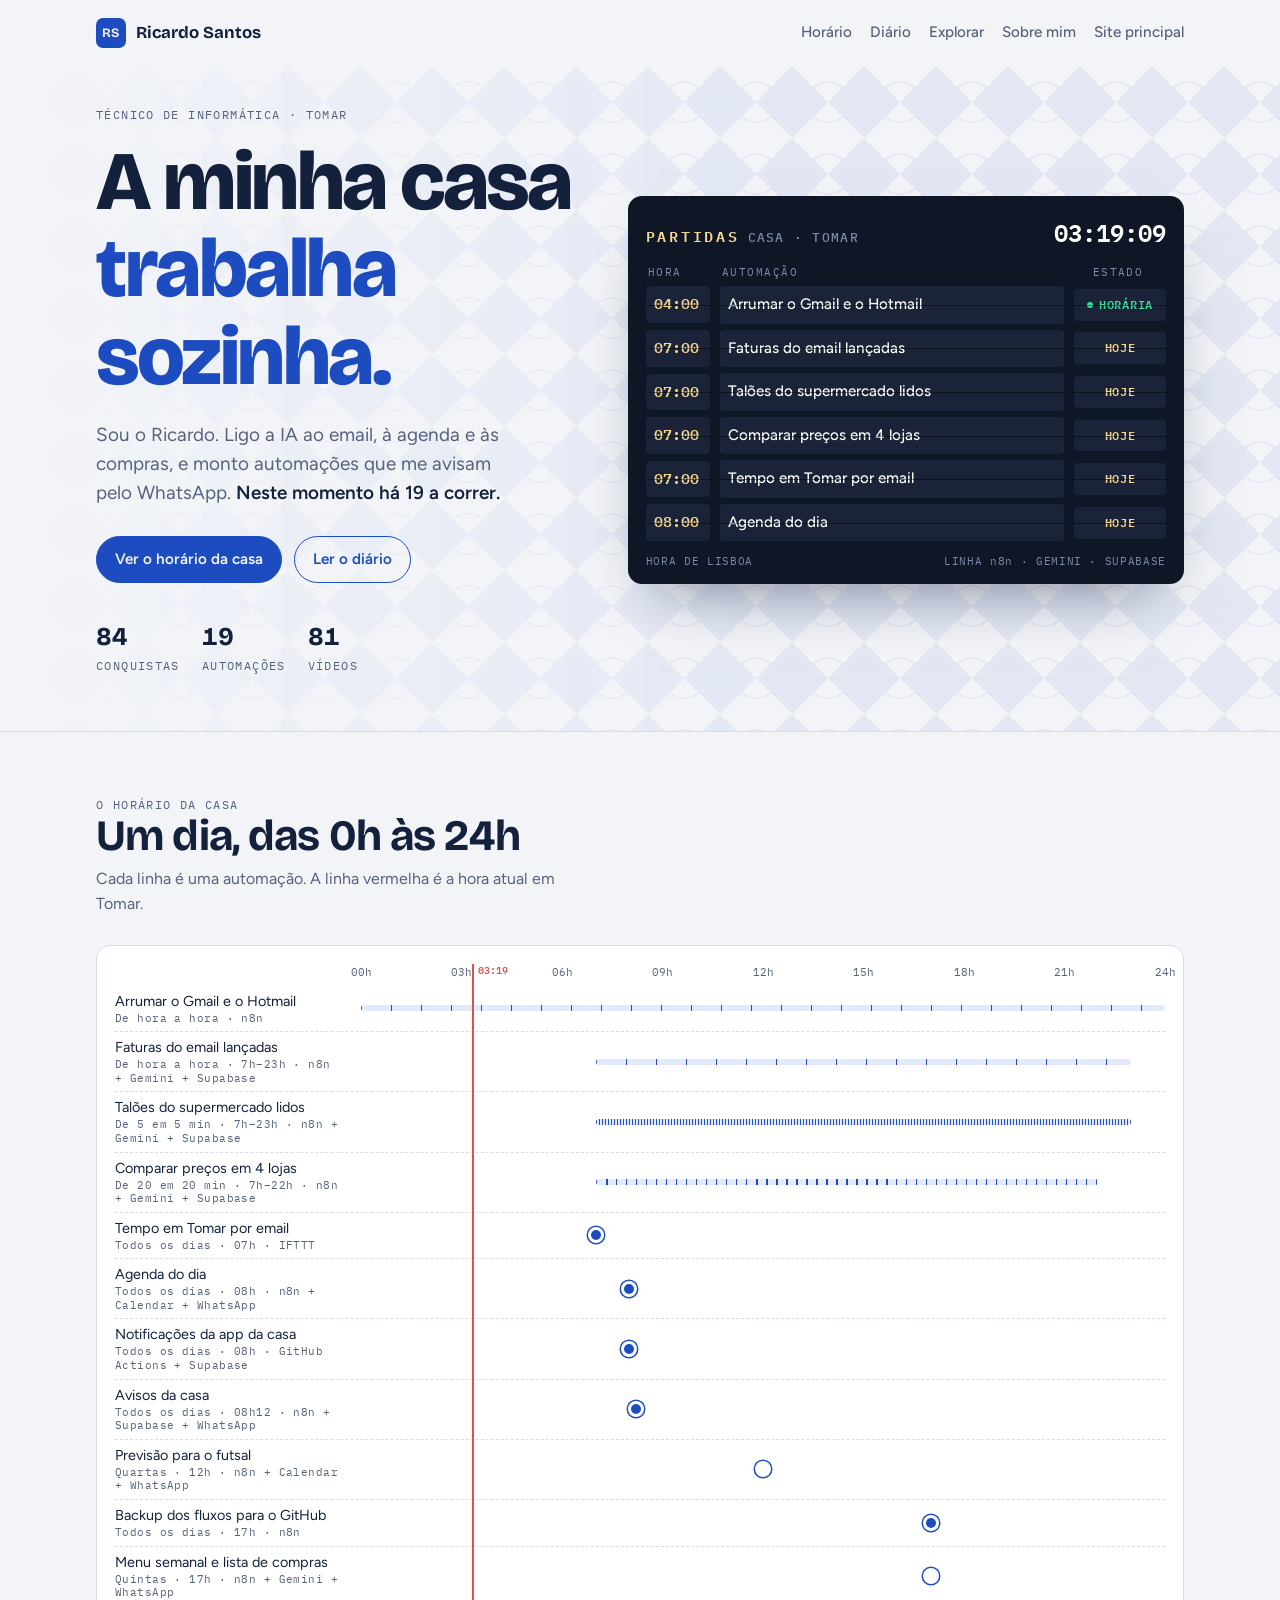
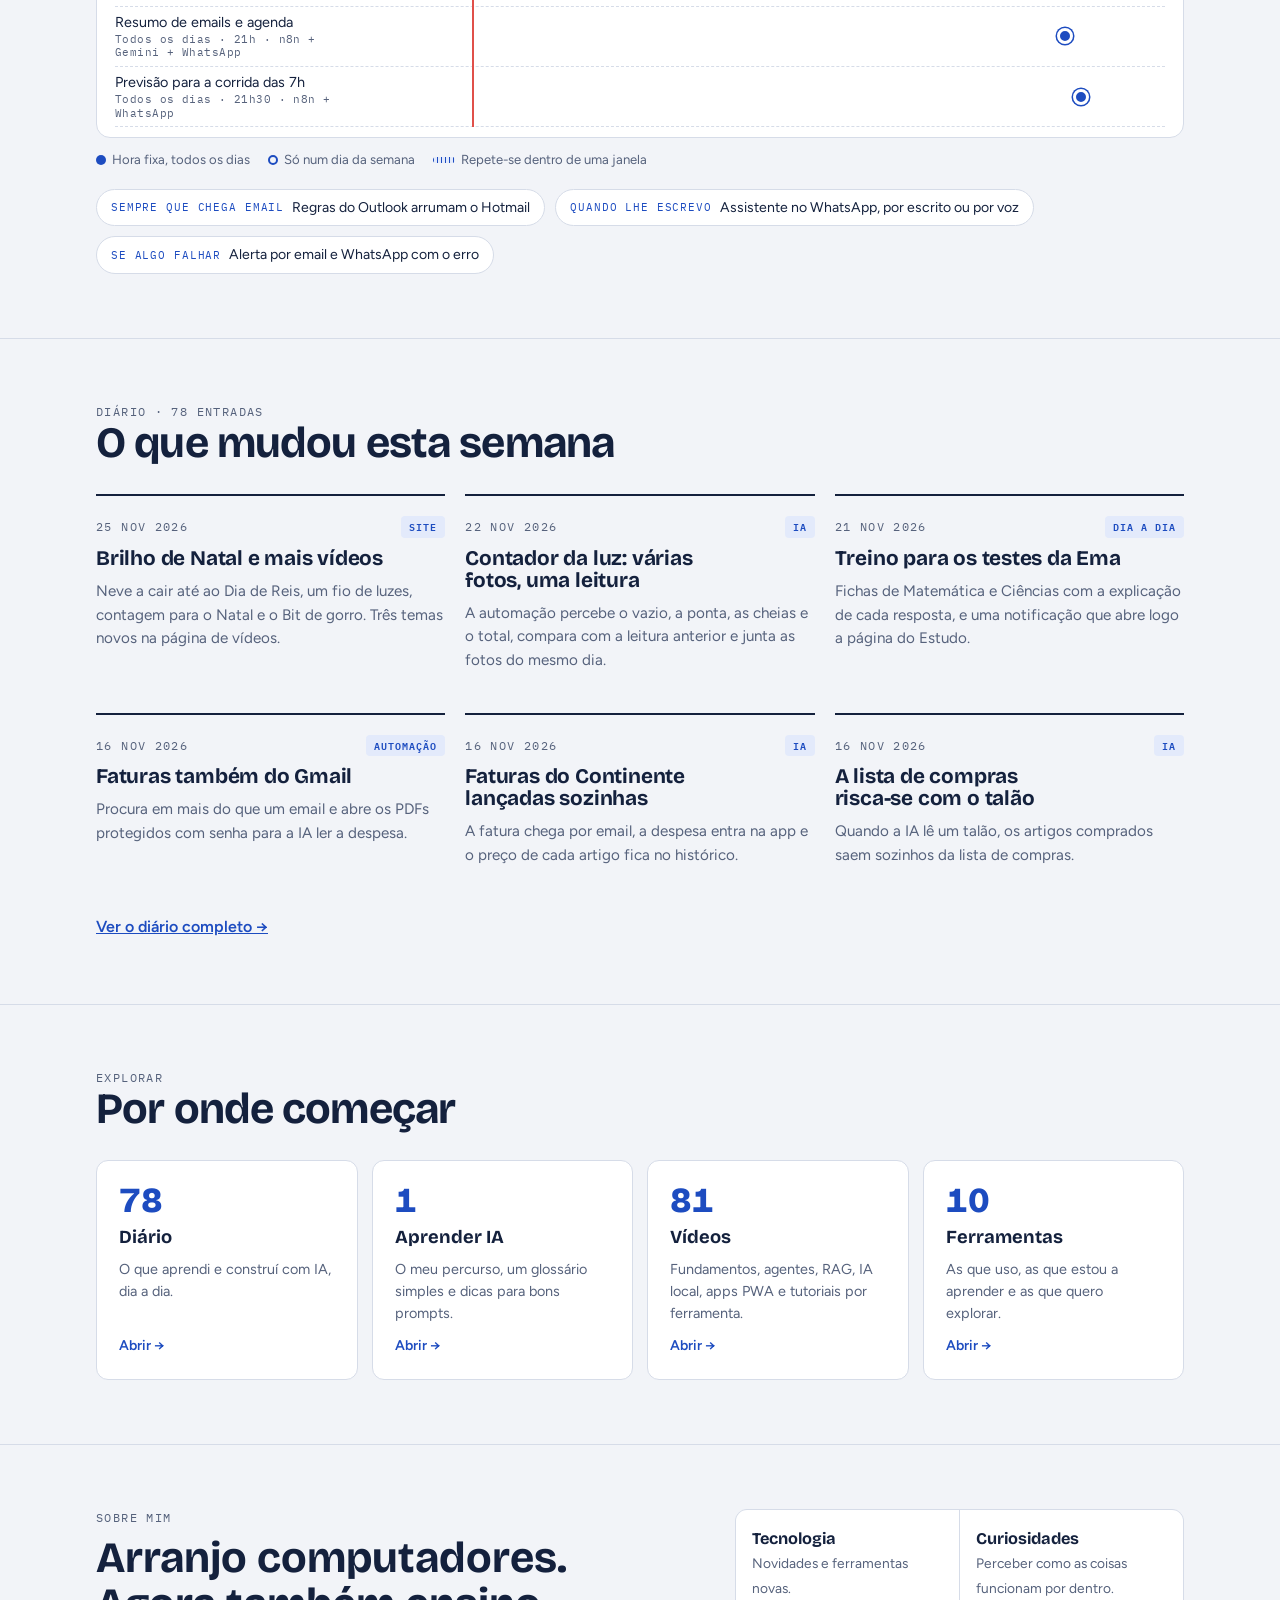
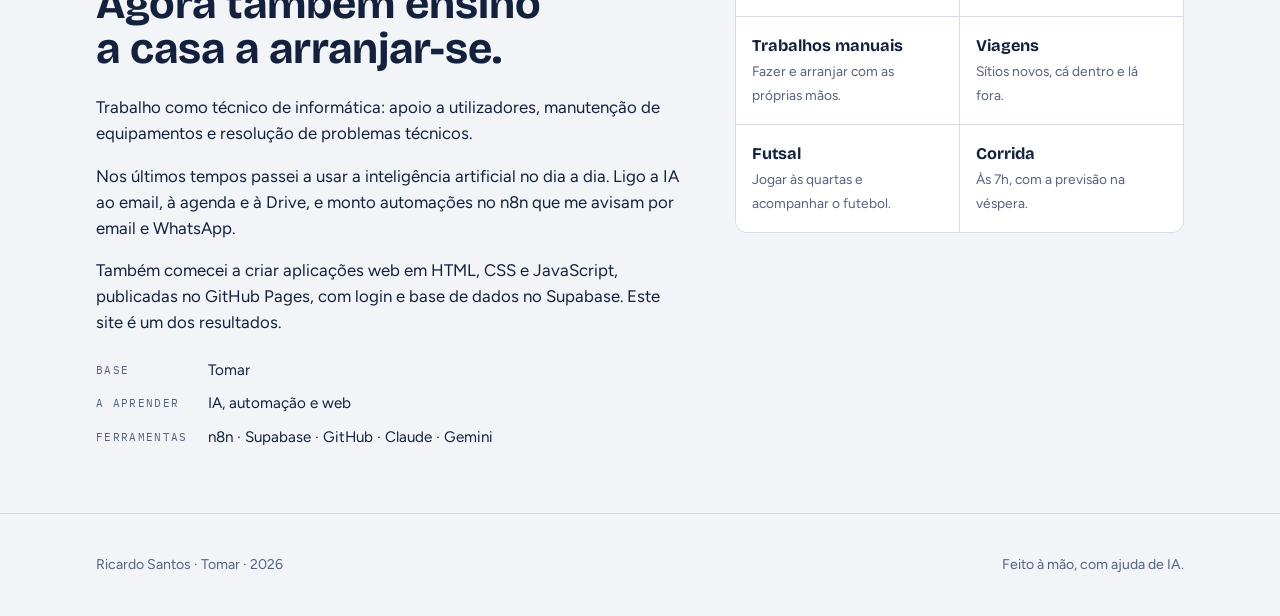
<file: estacao.html>
<!doctype html>
<html lang="pt-PT">
<head>
<meta charset="utf-8">
<meta name="viewport" content="width=device-width, initial-scale=1, viewport-fit=cover">
<meta name="description" content="A casa do Ricardo como uma estação: as automações em tempo real e o horário do dia.">
<link rel="icon" href="favicon-32.png">
<link rel="apple-touch-icon" href="apple-touch-icon.png">
<style>:root{padding-top:env(safe-area-inset-top,0px);padding-bottom:env(safe-area-inset-bottom,0px)}body{margin:0}img{max-width:100%}[hidden]{display:none!important}</style>
<title>Estação Ricardo</title>
<link rel="preconnect" href="https://fonts.googleapis.com">
<link rel="preconnect" href="https://fonts.gstatic.com" crossorigin>
<link rel="stylesheet" href="https://fonts.googleapis.com/css2?family=Bricolage+Grotesque:opsz,wght@12..96,500;12..96,700;12..96,800&family=Figtree:wght@400;500;600&family=IBM+Plex+Mono:wght@500;600&display=swap">
<style>
/* Layout: a casa como estação — quadro de partidas no topo, horário do dia em grelha, depois diário e sobre mim numa coluna editorial */
:root{
  --bg:#f2f4f8; --surface:#ffffff; --ink:#14213d; --muted:#56627c; --line:#d6dce8;
  --azul:#1d4cc0; --azul-soft:#e3eafb;
  --board:#0f1626; --board-cell:#1a2338; --board-ink:#f5d88f; --board-dim:#7d8aa6; --live:#3ddc97;
  --f-display:"Bricolage Grotesque", "Segoe UI", system-ui, sans-serif;
  --f-body:"Figtree", "Segoe UI", system-ui, sans-serif;
  --f-mono:"IBM Plex Mono", ui-monospace, Consolas, monospace;
}
@media (prefers-color-scheme: dark){:root:not([data-theme="light"]){
  --bg:#0b1120; --surface:#121a2c; --ink:#e7ecf6; --muted:#97a3bc; --line:#25314b;
  --azul:#7ea4ff; --azul-soft:#18264a;
  --board:#060a14; --board-cell:#111a2e; color-scheme:dark}}
:root[data-theme="dark"]{
  --bg:#0b1120; --surface:#121a2c; --ink:#e7ecf6; --muted:#97a3bc; --line:#25314b;
  --azul:#7ea4ff; --azul-soft:#18264a;
  --board:#060a14; --board-cell:#111a2e; color-scheme:dark}

*{box-sizing:border-box}
body{background:var(--bg);color:var(--ink);font-family:var(--f-body);font-size:16px;line-height:1.55}
a{color:var(--azul)}
a:focus-visible,button:focus-visible{outline:2px solid var(--azul);outline-offset:3px;border-radius:4px}
.wrap{max-width:1120px;margin:0 auto;padding-left:max(16px, env(safe-area-inset-left, 0px));padding-right:max(16px, env(safe-area-inset-right, 0px))}
h1,h2,h3{font-family:var(--f-display);text-wrap:balance;margin:0;line-height:1.05}
.label{font-family:var(--f-mono);font-size:.72rem;letter-spacing:.12em;text-transform:uppercase;color:var(--muted)}

/* Topo */
.top{padding-block:18px;display:flex;justify-content:space-between;align-items:center;gap:16px;flex-wrap:wrap}
.brand{display:flex;align-items:center;gap:10px;font-family:var(--f-display);font-weight:700;font-size:1.05rem;text-decoration:none;color:var(--ink)}
.brand i{width:30px;height:30px;border-radius:7px;background:var(--azul);display:grid;place-items:center;color:var(--bg);font-style:normal;font-size:.8rem;letter-spacing:.02em}
.top nav{display:flex;gap:18px;flex-wrap:wrap}
.top nav a{color:var(--muted);text-decoration:none;font-weight:500;font-size:.95rem}
.top nav a:hover{color:var(--ink)}

/* Hero */
.hero{position:relative;padding-block:40px 56px;overflow:hidden}
.hero::before{content:"";position:absolute;inset:0;opacity:.07;pointer-events:none;
  background:
   radial-gradient(circle at 50% 50%, transparent 38%, var(--azul) 39%, var(--azul) 41%, transparent 42%) 0 0/72px 72px,
   conic-gradient(from 45deg at 50% 50%, var(--azul) 0 25%, transparent 0 50%, var(--azul) 0 75%, transparent 0) 0 0/72px 72px;
  -webkit-mask-image:linear-gradient(90deg, transparent, #000 60%);mask-image:linear-gradient(90deg, transparent, #000 60%)}
.hero-grid{position:relative;display:grid;grid-template-columns:minmax(0,1fr) minmax(0,1.15fr);gap:48px;align-items:center}
.hero h1{font-size:clamp(2.8rem,7vw,5.2rem);font-weight:800;letter-spacing:-.03em}
.hero h1 span{color:var(--azul)}
.hero p.lede{font-size:1.18rem;color:var(--muted);max-width:34ch;margin:20px 0 0}
.hero p.lede b{color:var(--ink);font-weight:600}
.cta{display:flex;gap:12px;flex-wrap:wrap;margin-top:28px}
.btn{display:inline-flex;align-items:center;gap:8px;padding:11px 18px;border-radius:999px;font-weight:600;text-decoration:none;font-size:.95rem;border:1.5px solid var(--azul)}
.btn.solid{background:var(--azul);color:var(--bg)}
.btn.ghost{color:var(--azul)}
.meta{display:flex;gap:22px;flex-wrap:wrap;margin-top:34px}
.meta div{display:flex;flex-direction:column}
.meta b{font-family:var(--f-display);font-size:1.6rem;font-variant-numeric:tabular-nums}

/* Quadro de partidas */
.board{background:var(--board);border-radius:14px;padding:18px 18px 14px;color:var(--board-ink);box-shadow:0 30px 60px -30px rgba(10,20,50,.55);min-width:0}
.board-head{display:flex;justify-content:space-between;align-items:baseline;gap:12px;margin-bottom:12px;flex-wrap:wrap}
.board-head h2{font-family:var(--f-mono);font-size:.95rem;letter-spacing:.18em;font-weight:600;color:var(--board-ink)}
.board-head h2 small{color:var(--board-dim);letter-spacing:.1em;font-weight:500;margin-left:8px}
.clock{font-family:var(--f-mono);font-size:1.5rem;font-weight:600;font-variant-numeric:tabular-nums;color:#fff}
.rows{display:flex;flex-direction:column;gap:6px}
.row{display:grid;grid-template-columns:64px minmax(0,1fr) 92px;gap:10px;align-items:center}
.row.head{font-family:var(--f-mono);font-size:.66rem;letter-spacing:.14em;color:var(--board-dim);padding:0 2px}
.flap{font-family:var(--f-mono);font-weight:600;font-size:.92rem;background:var(--board-cell);border-radius:4px;padding:7px 8px;white-space:nowrap;overflow:hidden;text-overflow:ellipsis;position:relative;font-variant-numeric:tabular-nums}
.flap::after{content:"";position:absolute;left:0;right:0;top:50%;height:1px;background:rgba(0,0,0,.45)}
.flap.what{color:#fff;font-weight:500;font-family:var(--f-body);font-size:.95rem}
.flap.st{font-size:.72rem;letter-spacing:.06em;text-align:center}
.flap.st.live{color:var(--live)}
.flap.st.live::before{content:"";display:inline-block;width:6px;height:6px;border-radius:50%;background:var(--live);margin-right:6px;vertical-align:1px;animation:pulse 1.6s infinite}
@keyframes pulse{50%{opacity:.25}}
.board-foot{display:flex;justify-content:space-between;gap:10px;margin-top:12px;font-family:var(--f-mono);font-size:.68rem;color:var(--board-dim);letter-spacing:.06em;flex-wrap:wrap}

/* Secções */
section.block{padding-block:64px;border-top:1px solid var(--line)}
.sec-head{display:flex;justify-content:space-between;align-items:end;gap:20px;flex-wrap:wrap;margin-bottom:28px}
.sec-head h2{font-size:clamp(1.9rem,4vw,2.7rem);font-weight:700;letter-spacing:-.02em}
.sec-head p{color:var(--muted);max-width:46ch;margin:8px 0 0}

/* Horário do dia */
.timetable{background:var(--surface);border:1px solid var(--line);border-radius:14px;padding:18px 18px 10px;overflow-x:auto}
.tt{min-width:720px;position:relative}
.tt-row{display:grid;grid-template-columns:230px 1fr;gap:16px;align-items:center;min-height:34px;border-bottom:1px dashed var(--line)}
.tt-row:last-child{border-bottom:0}
.tt-name{font-size:.9rem;line-height:1.25;padding-block:6px}
.tt-name small{display:block;font-family:var(--f-mono);font-size:.68rem;color:var(--muted);letter-spacing:.04em;margin-top:2px}
.track{position:relative;height:22px}
.band{position:absolute;top:8px;height:6px;border-radius:3px;background:var(--azul-soft);
  background-image:repeating-linear-gradient(90deg, var(--azul) 0 1.5px, transparent 1.5px var(--step, 8px))}
.dot{position:absolute;top:3px;width:16px;height:16px;margin-left:-8px;border-radius:50%;background:var(--azul);border:3px solid var(--surface);box-shadow:0 0 0 1.5px var(--azul)}
.dot.week{background:var(--surface)}
.dot b{position:absolute;bottom:18px;left:50%;transform:translateX(-50%);font-family:var(--f-mono);font-size:.62rem;color:var(--muted);white-space:nowrap;font-weight:500}
.axis{display:grid;grid-template-columns:230px 1fr;gap:16px;margin-bottom:6px}
.axis .ticks{position:relative;height:16px;font-family:var(--f-mono);font-size:.66rem;color:var(--muted)}
.axis .ticks span{position:absolute;transform:translateX(-50%)}
.now-line{position:absolute;top:0;bottom:0;width:2px;background:#e0504a;pointer-events:none;z-index:2}
.now-line::before{content:attr(data-t);position:absolute;top:-2px;left:6px;font-family:var(--f-mono);font-size:.64rem;color:#e0504a;font-weight:600;white-space:nowrap}
.always{display:flex;gap:10px;flex-wrap:wrap;margin-top:18px}
.chip{display:inline-flex;gap:8px;align-items:center;border:1px solid var(--line);background:var(--surface);border-radius:999px;padding:7px 14px;font-size:.88rem}
.chip i{font-style:normal;font-family:var(--f-mono);font-size:.68rem;letter-spacing:.08em;text-transform:uppercase;color:var(--azul)}
.legend{display:flex;gap:18px;flex-wrap:wrap;margin-top:12px;font-size:.82rem;color:var(--muted)}
.legend span{display:inline-flex;align-items:center;gap:6px}
.lg-dot{width:10px;height:10px;border-radius:50%;background:var(--azul)}
.lg-ring{width:10px;height:10px;border-radius:50%;border:2px solid var(--azul)}
.lg-band{width:22px;height:6px;border-radius:3px;background:var(--azul-soft);background-image:repeating-linear-gradient(90deg, var(--azul) 0 1.5px, transparent 1.5px 4px)}

/* Diário */
.diary{display:grid;grid-template-columns:repeat(3,minmax(0,1fr));gap:20px}
.entry{display:flex;flex-direction:column;gap:10px;padding:20px 0;border-top:2px solid var(--ink)}
.entry .when{display:flex;justify-content:space-between;gap:8px;align-items:center}
.entry .tag{font-family:var(--f-mono);font-size:.64rem;letter-spacing:.1em;padding:3px 8px;border-radius:4px;background:var(--azul-soft);color:var(--azul);font-weight:600}
.entry h3{font-size:1.3rem;font-weight:700;letter-spacing:-.01em}
.entry p{margin:0;color:var(--muted);font-size:.95rem}
.more{margin-top:28px;display:inline-block;font-weight:600}

/* Explorar */
.explore{display:grid;grid-template-columns:repeat(4,minmax(0,1fr));gap:14px}
.door{display:flex;flex-direction:column;gap:10px;padding:22px;border-radius:12px;border:1px solid var(--line);background:var(--surface);text-decoration:none;color:var(--ink);transition:transform .2s, border-color .2s}
.door:hover{transform:translateY(-3px);border-color:var(--azul)}
.door .n{font-family:var(--f-display);font-size:2.2rem;font-weight:800;color:var(--azul);line-height:1;font-variant-numeric:tabular-nums}
.door h3{font-size:1.15rem}
.door p{margin:0;color:var(--muted);font-size:.9rem;flex:1}
.door em{font-style:normal;font-weight:600;font-size:.88rem;color:var(--azul)}

/* Sobre */
.about{display:grid;grid-template-columns:minmax(0,1.3fr) minmax(0,1fr);gap:56px}
.about p{margin:0 0 16px;max-width:62ch;font-size:1.05rem}
.facts{display:grid;grid-template-columns:auto 1fr;gap:10px 20px;margin:24px 0 0;font-size:.95rem}
.facts dt{font-family:var(--f-mono);font-size:.7rem;letter-spacing:.12em;text-transform:uppercase;color:var(--muted);padding-top:3px}
.facts dd{margin:0}
.interests{display:grid;grid-template-columns:repeat(2,minmax(0,1fr));gap:1px;background:var(--line);border:1px solid var(--line);border-radius:12px;overflow:hidden;align-self:start}
.interests div{background:var(--surface);padding:16px}
.interests b{display:block;font-family:var(--f-display);font-size:1.02rem}
.interests span{font-size:.86rem;color:var(--muted)}

footer{padding-block:40px;border-top:1px solid var(--line);color:var(--muted);font-size:.88rem}
footer .wrap{display:flex;justify-content:space-between;gap:16px;flex-wrap:wrap}

@media (max-width:900px){
  .hero-grid,.about{grid-template-columns:minmax(0,1fr);gap:36px}
  .diary{grid-template-columns:minmax(0,1fr)}
  .explore{grid-template-columns:repeat(2,minmax(0,1fr))}
}
@media (max-width:480px){
  .row{grid-template-columns:52px minmax(0,1fr) 78px;gap:6px}
  .flap{font-size:.8rem;padding:6px}
  .flap.what{font-size:.84rem}
  .explore{grid-template-columns:minmax(0,1fr)}
  .interests{grid-template-columns:minmax(0,1fr)}
  .top nav{gap:14px}
}
@media (prefers-reduced-motion: reduce){*{animation:none!important;transition:none!important}}
</style>
<meta property="og:type" content="website">
<meta property="og:locale" content="pt_PT">
<meta property="og:site_name" content="Ricardo Santos">
<meta property="og:title" content="Estação Ricardo">
<meta property="og:description" content="A casa do Ricardo como uma estação: as automações em tempo real e o horário do dia.">
<meta property="og:url" content="https://ricardosantos1984.github.io/estacao.html">
<meta property="og:image" content="https://ricardosantos1984.github.io/og.png">
<meta property="og:image:width" content="1200">
<meta property="og:image:height" content="630">
<meta property="og:image:alt" content="Ricardo Santos, técnico de informática em Tomar">
<meta name="twitter:card" content="summary_large_image">
</head>
<body>

<header class="wrap top">
  <a class="brand" href="#inicio"><i>RS</i>Ricardo Santos</a>
  <nav aria-label="Secções">
    <a href="#horario">Horário</a>
    <a href="#diario">Diário</a>
    <a href="#explorar">Explorar</a>
    <a href="#sobre">Sobre mim</a>
    <a href="./">Site principal</a>
  </nav>
</header>

<section class="hero" id="inicio">
  <div class="wrap hero-grid">
    <div>
      <div class="label">Técnico de informática · Tomar</div>
      <h1 style="margin-top:14px">A minha casa <span>trabalha sozinha.</span></h1>
      <p class="lede">Sou o Ricardo. Ligo a IA ao email, à agenda e às compras, e monto automações que me avisam pelo WhatsApp. <b>Neste momento há 19 a correr.</b></p>
      <div class="cta">
        <a class="btn solid" href="#horario">Ver o horário da casa</a>
        <a class="btn ghost" href="#diario">Ler o diário</a>
      </div>
      <div class="meta">
        <div><b>84</b><span class="label">conquistas</span></div>
        <div><b>19</b><span class="label">automações</span></div>
        <div><b>81</b><span class="label">vídeos</span></div>
      </div>
    </div>

    <div class="board" role="region" aria-label="Próximas automações">
      <div class="board-head">
        <h2>PARTIDAS<small>CASA · TOMAR</small></h2>
        <div class="clock" id="clock">--:--</div>
      </div>
      <div class="rows" id="rows">
        <div class="row head"><span>HORA</span><span>AUTOMAÇÃO</span><span style="text-align:center">ESTADO</span></div>
      </div>
      <div class="board-foot"><span>HORA DE LISBOA</span><span id="via">LINHA n8n · GEMINI · SUPABASE</span></div>
    </div>
  </div>
</section>

<section class="block" id="horario">
  <div class="wrap">
    <div class="sec-head">
      <div>
        <div class="label">O horário da casa</div>
        <h2>Um dia, das 0h às 24h</h2>
        <p>Cada linha é uma automação. A linha vermelha é a hora atual em Tomar.</p>
      </div>
    </div>
    <div class="timetable">
      <div class="tt" id="tt"></div>
    </div>
    <div class="legend">
      <span><i class="lg-dot"></i>Hora fixa, todos os dias</span>
      <span><i class="lg-ring"></i>Só num dia da semana</span>
      <span><i class="lg-band"></i>Repete-se dentro de uma janela</span>
    </div>
    <div class="always" id="always"></div>
  </div>
</section>

<section class="block" id="diario">
  <div class="wrap">
    <div class="sec-head">
      <div>
        <div class="label">Diário · 78 entradas</div>
        <h2>O que mudou esta semana</h2>
      </div>
    </div>
    <div class="diary">
      <article class="entry">
        <div class="when"><span class="label">25 nov 2026</span><span class="tag">SITE</span></div>
        <h3>Brilho de Natal e mais vídeos</h3>
        <p>Neve a cair até ao Dia de Reis, um fio de luzes, contagem para o Natal e o Bit de gorro. Três temas novos na página de vídeos.</p>
      </article>
      <article class="entry">
        <div class="when"><span class="label">22 nov 2026</span><span class="tag">IA</span></div>
        <h3>Contador da luz: várias fotos, uma leitura</h3>
        <p>A automação percebe o vazio, a ponta, as cheias e o total, compara com a leitura anterior e junta as fotos do mesmo dia.</p>
      </article>
      <article class="entry">
        <div class="when"><span class="label">21 nov 2026</span><span class="tag">DIA A DIA</span></div>
        <h3>Treino para os testes da Ema</h3>
        <p>Fichas de Matemática e Ciências com a explicação de cada resposta, e uma notificação que abre logo a página do Estudo.</p>
      </article>
      <article class="entry">
        <div class="when"><span class="label">16 nov 2026</span><span class="tag">AUTOMAÇÃO</span></div>
        <h3>Faturas também do Gmail</h3>
        <p>Procura em mais do que um email e abre os PDFs protegidos com senha para a IA ler a despesa.</p>
      </article>
      <article class="entry">
        <div class="when"><span class="label">16 nov 2026</span><span class="tag">IA</span></div>
        <h3>Faturas do Continente lançadas sozinhas</h3>
        <p>A fatura chega por email, a despesa entra na app e o preço de cada artigo fica no histórico.</p>
      </article>
      <article class="entry">
        <div class="when"><span class="label">16 nov 2026</span><span class="tag">IA</span></div>
        <h3>A lista de compras risca-se com o talão</h3>
        <p>Quando a IA lê um talão, os artigos comprados saem sozinhos da lista de compras.</p>
      </article>
    </div>
    <a class="more" href="diario.html">Ver o diário completo →</a>
  </div>
</section>

<section class="block" id="explorar">
  <div class="wrap">
    <div class="sec-head"><div><div class="label">Explorar</div><h2>Por onde começar</h2></div></div>
    <div class="explore">
      <a class="door" href="diario.html"><span class="n">78</span><h3>Diário</h3><p>O que aprendi e construí com IA, dia a dia.</p><em>Abrir →</em></a>
      <a class="door" href="aprender.html"><span class="n">1</span><h3>Aprender IA</h3><p>O meu percurso, um glossário simples e dicas para bons prompts.</p><em>Abrir →</em></a>
      <a class="door" href="videos.html"><span class="n">81</span><h3>Vídeos</h3><p>Fundamentos, agentes, RAG, IA local, apps PWA e tutoriais por ferramenta.</p><em>Abrir →</em></a>
      <a class="door" href="ferramentas.html"><span class="n">10</span><h3>Ferramentas</h3><p>As que uso, as que estou a aprender e as que quero explorar.</p><em>Abrir →</em></a>
    </div>
  </div>
</section>

<section class="block" id="sobre">
  <div class="wrap about">
    <div>
      <div class="label">Sobre mim</div>
      <h2 style="font-size:clamp(1.9rem,4vw,2.7rem);margin:10px 0 22px">Arranjo computadores. Agora também ensino a casa a arranjar-se.</h2>
      <p>Trabalho como técnico de informática: apoio a utilizadores, manutenção de equipamentos e resolução de problemas técnicos.</p>
      <p>Nos últimos tempos passei a usar a inteligência artificial no dia a dia. Ligo a IA ao email, à agenda e à Drive, e monto automações no n8n que me avisam por email e WhatsApp.</p>
      <p>Também comecei a criar aplicações web em HTML, CSS e JavaScript, publicadas no GitHub Pages, com login e base de dados no Supabase. Este site é um dos resultados.</p>
      <dl class="facts">
        <dt>Base</dt><dd>Tomar</dd>
        <dt>A aprender</dt><dd>IA, automação e web</dd>
        <dt>Ferramentas</dt><dd>n8n · Supabase · GitHub · Claude · Gemini</dd>
      </dl>
    </div>
    <div class="interests" aria-label="Interesses">
      <div><b>Tecnologia</b><span>Novidades e ferramentas novas.</span></div>
      <div><b>Curiosidades</b><span>Perceber como as coisas funcionam por dentro.</span></div>
      <div><b>Trabalhos manuais</b><span>Fazer e arranjar com as próprias mãos.</span></div>
      <div><b>Viagens</b><span>Sítios novos, cá dentro e lá fora.</span></div>
      <div><b>Futsal</b><span>Jogar às quartas e acompanhar o futebol.</span></div>
      <div><b>Corrida</b><span>Às 7h, com a previsão na véspera.</span></div>
    </div>
  </div>
</section>

<footer><div class="wrap"><span>Ricardo Santos · Tomar · 2026</span><span>Feito à mão, com ajuda de IA.</span></div></footer>

<script>
(function(){
  // h:m em minutos; janelas [início, fim] em horas
  const A = [
    {n:"Arrumar o Gmail e o Hotmail", w:"n8n", k:"int", every:60, from:0, to:24},
    {n:"Faturas do email lançadas", w:"n8n + Gemini + Supabase", k:"int", every:60, from:7, to:23},
    {n:"Talões do supermercado lidos", w:"n8n + Gemini + Supabase", k:"int", every:5, from:7, to:23},
    {n:"Comparar preços em 4 lojas", w:"n8n + Gemini + Supabase", k:"int", every:20, from:7, to:22},
    {n:"Tempo em Tomar por email", w:"IFTTT", k:"day", t:7*60},
    {n:"Agenda do dia", w:"n8n + Calendar + WhatsApp", k:"day", t:8*60},
    {n:"Notificações da app da casa", w:"GitHub Actions + Supabase", k:"day", t:8*60},
    {n:"Avisos da casa", w:"n8n + Supabase + WhatsApp", k:"day", t:8*60+12},
    {n:"Previsão para o futsal", w:"n8n + Calendar + WhatsApp", k:"week", dow:3, t:12*60},
    {n:"Backup dos fluxos para o GitHub", w:"n8n", k:"day", t:17*60},
    {n:"Menu semanal e lista de compras", w:"n8n + Gemini + WhatsApp", k:"week", dow:4, t:17*60},
    {n:"Resumo de emails e agenda", w:"n8n + Gemini + WhatsApp", k:"day", t:21*60},
    {n:"Previsão para a corrida das 7h", w:"n8n + WhatsApp", k:"day", t:21*60+30}
  ];
  const ALWAYS = [
    ["Sempre que chega email","Regras do Outlook arrumam o Hotmail"],
    ["Quando lhe escrevo","Assistente no WhatsApp, por escrito ou por voz"],
    ["Se algo falhar","Alerta por email e WhatsApp com o erro"]
  ];
  const DOW = ["DOM","SEG","TER","QUA","QUI","SEX","SÁB"];
  const pad = n => String(n).padStart(2,"0");
  const hm = m => pad(Math.floor(m/60)%24)+":"+pad(m%60);

  function lisbon(){
    const p = {};
    new Intl.DateTimeFormat("en-GB",{timeZone:"Europe/Lisbon",hour:"2-digit",minute:"2-digit",second:"2-digit",weekday:"short",hourCycle:"h23"})
      .formatToParts(new Date()).forEach(x=>p[x.type]=x.value);
    const wd = {Sun:0,Mon:1,Tue:2,Wed:3,Thu:4,Fri:5,Sat:6}[p.weekday];
    return {dow:wd, min:(+p.hour)*60+(+p.minute), sec:+p.second};
  }

  // próxima ocorrência: devolve {delta (min), t (min do dia), dow, live}
  function next(a, now){
    if(a.k==="int"){
      const s=a.from*60, e=a.to*60;
      if(now.min>=s && now.min<e){
        let t = s + Math.ceil((now.min - s + 1)/a.every)*a.every;
        if(t<e) return {delta:t-now.min, t, dow:now.dow, live:true};
      }
      const delta = now.min<s ? s-now.min : 1440-now.min+s;
      return {delta, t:s, dow:(now.dow+(now.min<s?0:1))%7, live:false};
    }
    for(let d=0; d<8; d++){
      const dow=(now.dow+d)%7;
      if(a.k==="week" && dow!==a.dow) continue;
      const delta = d*1440 + a.t - now.min;
      if(delta>0) return {delta, t:a.t, dow, live:false};
    }
  }

  const rows = document.getElementById("rows");
  const reduce = matchMedia("(prefers-reduced-motion: reduce)").matches;
  const CH = "ABCDEFGHIJKLMNOPQRSTUVWXYZ0123456789:";
  function flap(el, text){
    if(el.dataset.v===text) return;
    el.dataset.v=text;
    if(reduce){ el.textContent=text; return; }
    let i=0; const steps=10;
    const id=setInterval(()=>{
      i++;
      el.textContent = text.split("").map((c,j)=> (c===" "||j < text.length*i/steps) ? c : CH[Math.random()*CH.length|0]).join("");
      if(i>=steps){ clearInterval(id); el.textContent=text; }
    }, 45);
  }
  const lines=[];
  for(let i=0;i<6;i++){
    const r=document.createElement("div"); r.className="row";
    r.innerHTML='<span class="flap"></span><span class="flap what"></span><span class="flap st"></span>';
    rows.appendChild(r); lines.push(r.children);
  }

  function render(){
    const now=lisbon();
    document.getElementById("clock").textContent = hm(now.min)+":"+pad(now.sec);
    const list = A.map(a=>({a, x:next(a,now)})).sort((p,q)=>p.x.delta-q.x.delta).slice(0,6);
    list.forEach((it,i)=>{
      const [t,w,s]=lines[i];
      flap(t, hm(it.x.t));
      w.textContent = it.a.n; w.title = it.a.n+" · "+it.a.w;
      let st, live=false;
      if(it.x.live && it.a.k==="int"){ st = it.a.every<60 ? "CADA "+it.a.every+"M" : "HORÁRIA"; live=true; }
      else if(it.x.delta<=60) st = "EM "+it.x.delta+" MIN";
      else if(it.x.dow===now.dow) st = "HOJE";
      else if(it.x.dow===(now.dow+1)%7) st = "AMANHÃ";
      else st = DOW[it.x.dow];
      flap(s, st); s.classList.toggle("live", live);
    });
    const nl=document.getElementById("now"); if(nl){ nl.style.left=(now.min/1440*100)+"%"; nl.dataset.t=hm(now.min); }
  }

  // Horário
  const tt=document.getElementById("tt");
  let html='<div class="axis"><span></span><div class="ticks">';
  for(let h=0;h<=24;h+=3) html+='<span style="left:'+(h/24*100)+'%">'+pad(h)+'h</span>';
  html+='</div></div>';
  const ordered=[...A].sort((p,q)=>(p.k==="int"?p.from*60-1:p.t)-(q.k==="int"?q.from*60-1:q.t));
  ordered.forEach(a=>{
    let when, mark;
    if(a.k==="int"){
      when = (a.every<60?"De "+a.every+" em "+a.every+" min":"De hora a hora")+(a.from===0&&a.to===24?"":" · "+a.from+"h–"+a.to+"h");
      const step = Math.max(3, a.every/1440*100*7.2);
      mark='<span class="band" style="left:'+(a.from/24*100)+'%;width:'+((a.to-a.from)/24*100)+'%;--step:'+step+'px"></span>';
    } else {
      when = (a.k==="week"?["Domingos","Segundas","Terças","Quartas","Quintas","Sextas","Sábados"][a.dow]:"Todos os dias")+" · "+hm(a.t).replace(":00","h").replace(":","h");
      mark='<span class="dot'+(a.k==="week"?" week":"")+'" style="left:'+(a.t/1440*100)+'%" title="'+hm(a.t)+'"></span>';
    }
    html+='<div class="tt-row"><div class="tt-name">'+a.n+'<small>'+when+' · '+a.w+'</small></div><div class="track">'+mark+'</div></div>';
  });
  tt.innerHTML=html;
  // linha da hora atual, alinhada com a coluna das pistas
  const holder=document.createElement("div");
  holder.style.cssText="position:absolute;top:0;bottom:0;left:246px;right:0;pointer-events:none";
  holder.innerHTML='<div class="now-line" id="now"></div>';
  tt.appendChild(holder);

  document.getElementById("always").innerHTML = ALWAYS.map(([w,n])=>'<span class="chip"><i>'+w+'</i>'+n+'</span>').join("");

  render(); setInterval(render, 1000);
})();
</script>
</body>
</html>
</file>
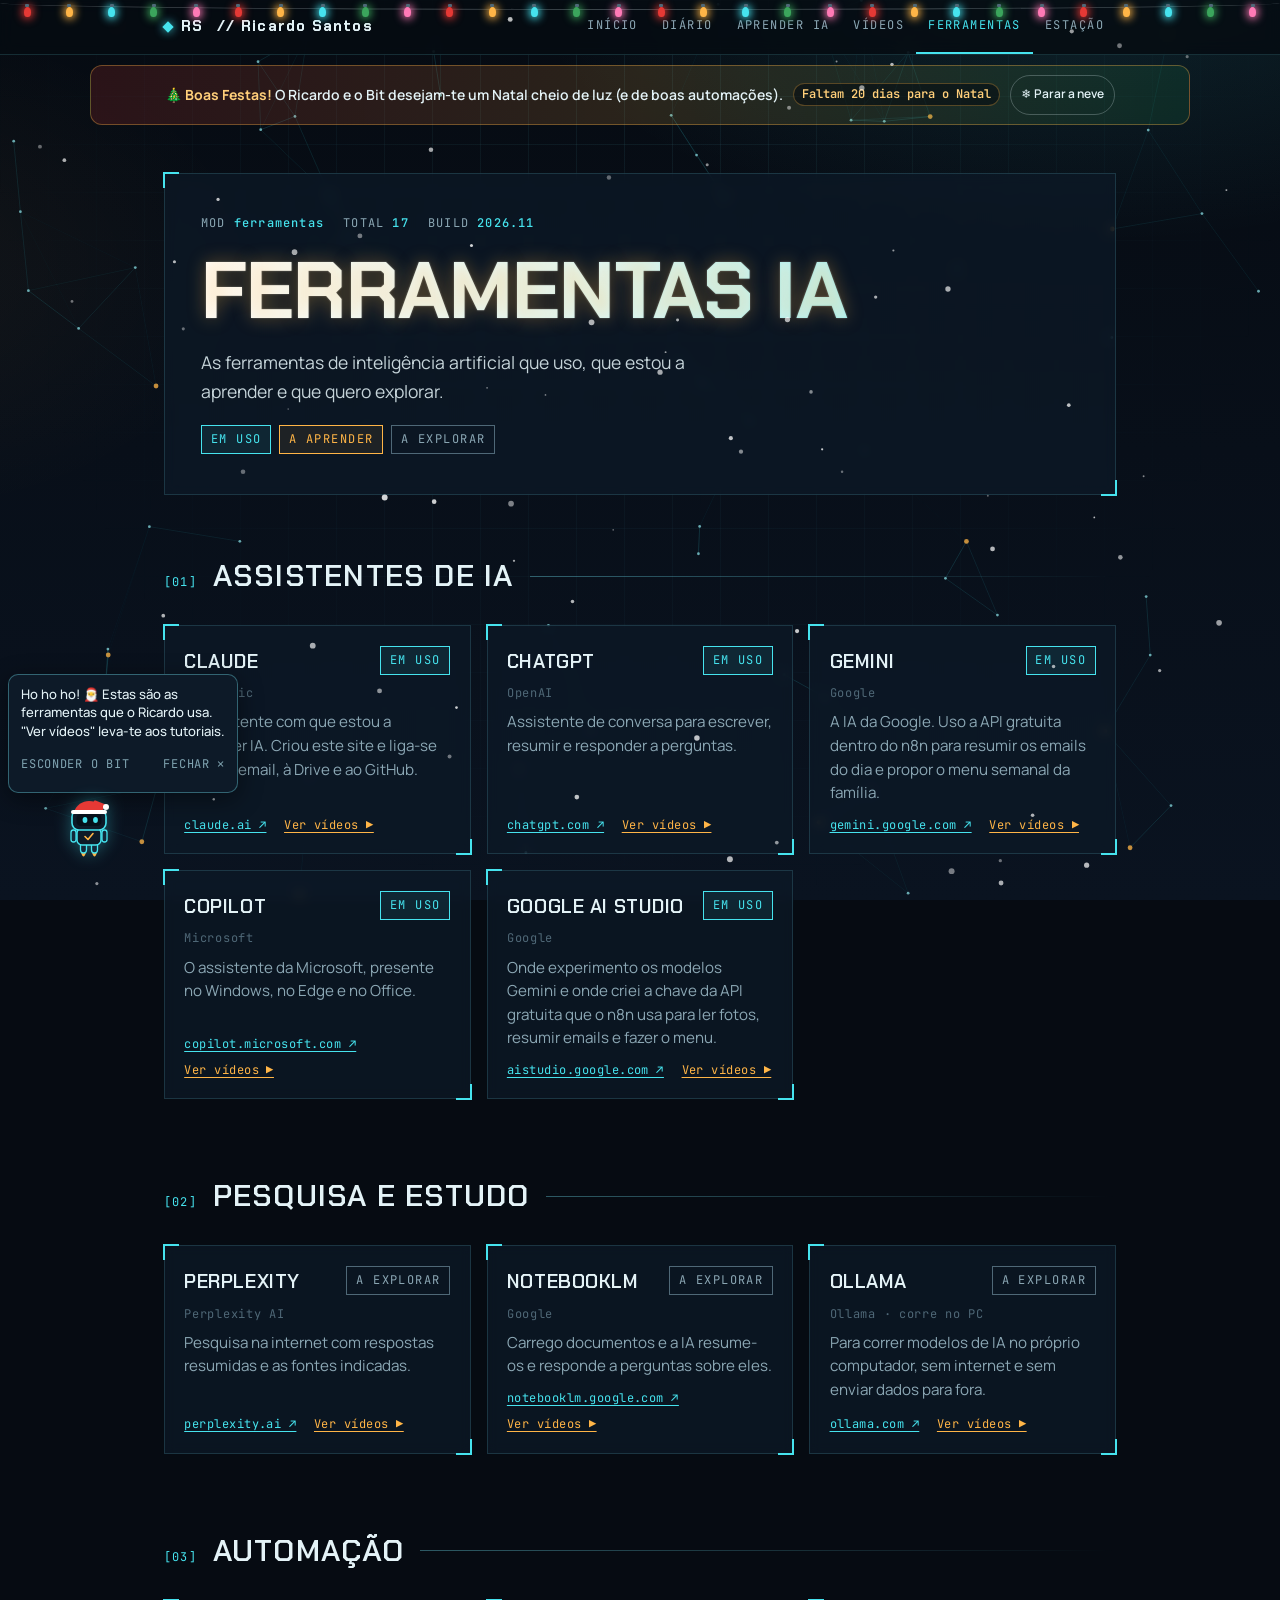
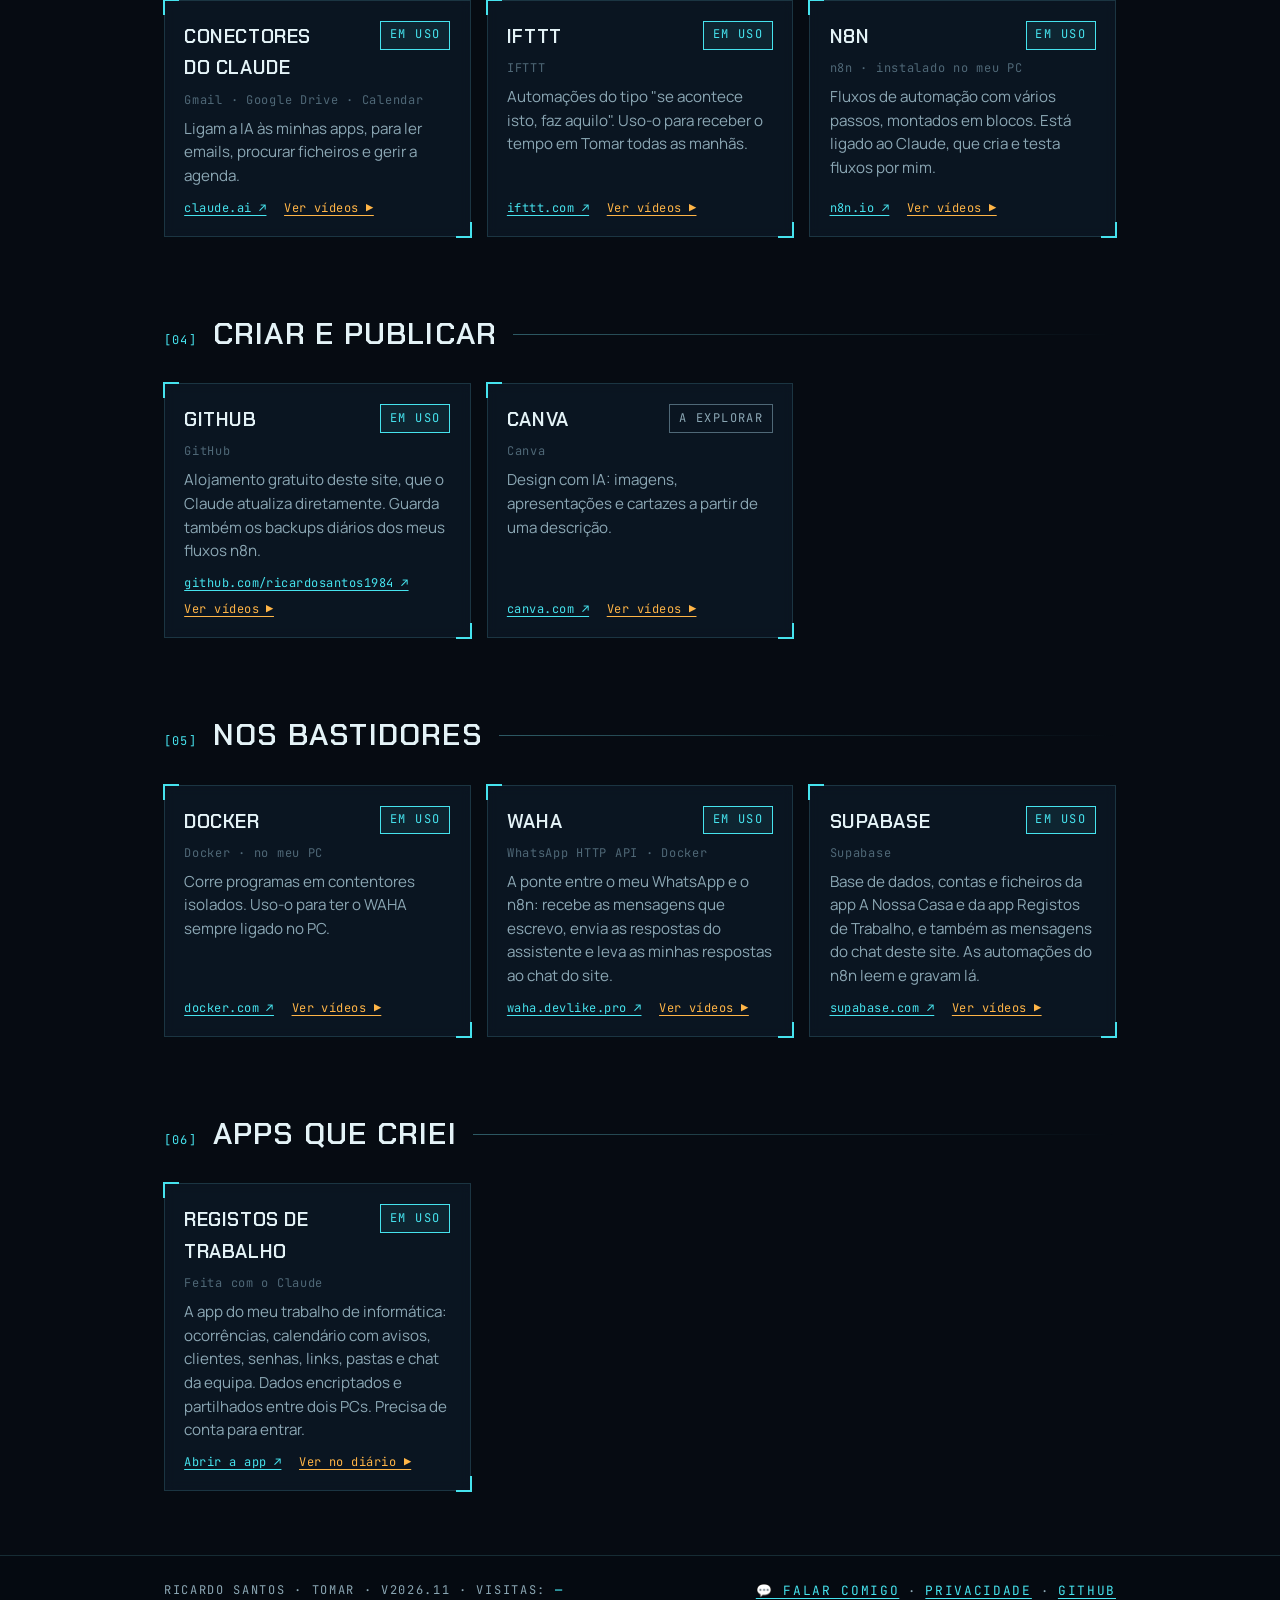
<file: ferramentas.html>
<!doctype html>
<html lang="pt-PT">
<head>
<meta charset="utf-8">
<meta name="viewport" content="width=device-width, initial-scale=1, viewport-fit=cover">
<title>Ferramentas IA · Ricardo Santos</title>
<meta name="claude:viewport-fit-sides" content="cover">
<link rel="apple-touch-icon" href="apple-touch-icon.png">
<link rel="icon" type="image/png" sizes="32x32" href="favicon-32.png">
<link rel="manifest" href="manifest.json">
<meta name="apple-mobile-web-app-title" content="Ricardo IA">
<meta name="theme-color" content="#060b12">
<link rel="preconnect" href="https://fonts.googleapis.com">
<link rel="preconnect" href="https://fonts.gstatic.com" crossorigin>
<link rel="stylesheet" href="https://fonts.googleapis.com/css2?family=Chakra+Petch:wght@500;600;700&family=Manrope:wght@400;500;600&family=JetBrains+Mono:wght@400;500&display=swap">
<style>
/* Layout: a single dark HUD (heads-up display). Grid floor in the background, a framed console hero with an ID panel,
   then modules (Sobre, Interesses, Diário) laid out like system panels. Deliberately dark-only. */
:root {
  color-scheme: dark;
  --bg: #060b12;
  --bg-2: #0a1320;
  --panel: rgba(13, 26, 40, 0.72);
  --panel-solid: #0d1a28;
  --ink: #e4f3f7;
  --muted: #8ba7b4;
  --dim: #4f6877;
  --line: rgba(110, 220, 235, 0.16);
  --line-strong: rgba(110, 220, 235, 0.38);
  --cyan: #46e3ee;
  --cyan-glow: rgba(70, 227, 238, 0.35);
  --amber: #ffb547;
  --display: "Chakra Petch", "Segoe UI", system-ui, sans-serif;
  --body: "Manrope", "Segoe UI", system-ui, sans-serif;
  --mono: "JetBrains Mono", ui-monospace, "Cascadia Mono", Menlo, monospace;
}

* { box-sizing: border-box; }
html { scroll-behavior: smooth; background: var(--bg); }
@media (prefers-reduced-motion: reduce) { html { scroll-behavior: auto; } }
body {
  background:
    radial-gradient(60rem 30rem at 85% -5%, rgba(70, 227, 238, 0.12), transparent 60%),
    radial-gradient(40rem 26rem at -10% 30%, rgba(255, 181, 71, 0.05), transparent 60%),
    linear-gradient(var(--bg), var(--bg-2));
  background-attachment: fixed;
  color: var(--ink);
  font-family: var(--body);
  font-size: 1.0625rem;
  line-height: 1.65;
  min-height: 100vh;
  position: relative;
}
/* grid floor */
#net { position: fixed; inset: 0; width: 100%; height: 100%; z-index: 0; pointer-events: none; opacity: 0.9; }
body::after {
  content: ""; position: fixed; inset: 0; pointer-events: none; z-index: 0;
  background-image:
    linear-gradient(var(--line) 1px, transparent 1px),
    linear-gradient(90deg, var(--line) 1px, transparent 1px);
  background-size: 48px 48px;
  mask-image: radial-gradient(ellipse at 50% 0%, #000 0%, transparent 75%);
  -webkit-mask-image: radial-gradient(ellipse at 50% 0%, #000 0%, transparent 75%);
  opacity: 0.55;
}
body::before {
  content: ""; position: fixed; inset: 0 0 auto;
  height: env(safe-area-inset-top, 0px); z-index: 10; background: var(--bg);
}
.inner {
  position: relative; z-index: 1;
  max-width: 62rem; margin: 0 auto;
  padding-left: max(20px, env(safe-area-inset-left, 0px));
  padding-right: max(20px, env(safe-area-inset-right, 0px));
}
h1, h2, h3 { font-family: var(--display); margin: 0; text-wrap: balance; }
p { margin: 0; }
a { color: var(--cyan); text-underline-offset: 3px; }
a:focus-visible { outline: 2px solid var(--cyan); outline-offset: 3px; }
.mono { font-family: var(--mono); }
.label {
  font-family: var(--mono); font-size: 0.72rem; letter-spacing: 0.14em;
  text-transform: uppercase; color: var(--muted);
}

/* framed panel with corner brackets */
.frame { position: relative; border: 1px solid var(--line); background: var(--panel); backdrop-filter: blur(6px); -webkit-backdrop-filter: blur(6px); }
.frame::before, .frame::after {
  content: ""; position: absolute; width: 14px; height: 14px; border: 2px solid var(--cyan); pointer-events: none;
}
.frame::before { top: -2px; left: -2px; border-right: 0; border-bottom: 0; }
.frame::after { bottom: -2px; right: -2px; border-left: 0; border-top: 0; }

/* ---------- Top bar ---------- */
.topbar { position: sticky; top: env(safe-area-inset-top, 0px); z-index: 5; background: rgba(6, 11, 18, 0.82); backdrop-filter: blur(8px); -webkit-backdrop-filter: blur(8px); border-bottom: 1px solid var(--line); }
.topbar .inner { display: flex; align-items: center; justify-content: space-between; gap: 1rem; }
.brand { font-family: var(--display); font-weight: 700; letter-spacing: 0.08em; font-size: 0.95rem; display: flex; align-items: center; gap: 0.55rem; white-space: nowrap; }
.brand i { width: 8px; height: 8px; background: var(--cyan); box-shadow: 0 0 10px var(--cyan); display: inline-block; transform: rotate(45deg); }
.nav { display: flex; overflow-x: auto; scrollbar-width: none; }
.nav a {
  font-family: var(--mono); font-size: 0.72rem; letter-spacing: 0.12em; text-transform: uppercase;
  color: var(--muted); text-decoration: none; white-space: nowrap; padding: 1rem 0.75rem;
  border-bottom: 2px solid transparent;
}
.nav a:hover { color: var(--cyan); border-bottom-color: var(--cyan); }

/* ---------- Hero ---------- */
.hero .inner { padding-block: 4.5rem 4rem; }
.console { padding: 2.5rem 2.25rem; display: grid; grid-template-columns: minmax(0, 1.45fr) minmax(0, 1fr); gap: 2.5rem; align-items: center; }
.hero-text { display: flex; flex-direction: column; gap: 1.2rem; min-width: 0; }
.sys { font-family: var(--mono); font-size: 0.75rem; letter-spacing: 0.1em; color: var(--muted); display: flex; flex-wrap: wrap; gap: 0.4rem 1.2rem; }
.sys b { color: var(--cyan); font-weight: 500; }
h1 {
  font-size: clamp(2.8rem, 8vw, 5rem); font-weight: 700; line-height: 0.95; letter-spacing: -0.01em;
  text-transform: uppercase;
  background: linear-gradient(100deg, #ffffff 0%, #c9f7fa 45%, var(--cyan) 100%);
  -webkit-background-clip: text; background-clip: text; color: transparent;
  text-shadow: 0 0 40px rgba(70, 227, 238, 0.15);
}
.role { font-family: var(--display); font-size: clamp(1.15rem, 2.4vw, 1.45rem); font-weight: 600; color: var(--cyan); letter-spacing: 0.04em; text-transform: uppercase; }
.intro { color: var(--ink); opacity: 0.86; max-width: 30em; font-size: 1.1rem; }
.prompt { font-family: var(--mono); font-size: 0.9rem; color: var(--muted); }
.prompt span { color: var(--cyan); }
.cursor { display: inline-block; width: 0.55em; height: 1.05em; background: var(--cyan); vertical-align: -0.15em; margin-left: 0.15em; }
@media (prefers-reduced-motion: no-preference) { .cursor { animation: blink 1.1s steps(1) infinite; } }
@keyframes blink { 50% { opacity: 0; } }

/* ID panel */
.idcard {
  justify-self: end; width: 100%; max-width: 20rem;
  border: 1px solid var(--line-strong); background: linear-gradient(160deg, rgba(70,227,238,0.10), rgba(13,26,40,0.9) 55%);
  padding: 1.1rem 1.15rem 1rem; font-family: var(--mono); font-size: 0.8rem;
  display: grid; grid-template-columns: auto 1fr; gap: 0.4rem 1rem;
  position: relative; overflow: hidden;
  box-shadow: 0 0 0 1px rgba(70,227,238,0.05), 0 20px 50px -20px rgba(70,227,238,0.35);
}
.idcard .head {
  grid-column: 1 / -1; display: flex; justify-content: space-between; gap: 1rem;
  padding-bottom: 0.55rem; margin-bottom: 0.25rem; border-bottom: 1px dashed var(--line-strong);
  font-size: 0.68rem; letter-spacing: 0.14em; text-transform: uppercase; color: var(--cyan);
}
.idcard dt { color: var(--dim); text-transform: uppercase; letter-spacing: 0.08em; font-size: 0.66rem; padding-top: 0.2rem; }
.idcard dd { margin: 0; color: var(--ink); }
.status { color: var(--amber); }
.status::before { content: ""; display: inline-block; width: 7px; height: 7px; border-radius: 50%; background: var(--amber); box-shadow: 0 0 8px var(--amber); margin-right: 0.45rem; vertical-align: 0.1em; }
.meter { grid-column: 1 / -1; margin-top: 0.6rem; display: flex; flex-direction: column; gap: 0.35rem; }
.meter .row { display: flex; justify-content: space-between; font-size: 0.66rem; letter-spacing: 0.1em; text-transform: uppercase; color: var(--muted); }
.bar { height: 6px; background: rgba(110,220,235,0.12); position: relative; overflow: hidden; }
.bar i { position: absolute; inset: 0 auto 0 0; width: 100%; background: linear-gradient(90deg, var(--cyan), #9ff6fb); box-shadow: 0 0 10px var(--cyan); }
.barcode {
  grid-column: 1 / -1; height: 30px; margin-top: 0.6rem; opacity: 0.75;
  background: repeating-linear-gradient(90deg,
    var(--cyan) 0 2px, transparent 2px 4px, var(--cyan) 4px 5px, transparent 5px 8px,
    var(--cyan) 8px 11px, transparent 11px 12px, var(--cyan) 12px 13px, transparent 13px 17px,
    var(--cyan) 17px 18px, transparent 18px 21px);
}
.serial { grid-column: 1 / -1; text-align: center; font-size: 0.64rem; letter-spacing: 0.34em; color: var(--dim); }
.scan { position: absolute; left: 0; right: 0; height: 40%; top: -40%; pointer-events: none;
  background: linear-gradient(180deg, transparent, rgba(70,227,238,0.10), transparent); }
@media (prefers-reduced-motion: no-preference) { .scan { animation: scan 4.5s linear infinite; } }
@keyframes scan { to { top: 100%; } }

/* ---------- Modules ---------- */
main .inner { padding-block: 1rem 4rem; display: flex; flex-direction: column; gap: 4.5rem; }
section { scroll-margin-top: 4.5rem; display: flex; flex-direction: column; gap: 1.5rem; }
.sec-head { display: flex; align-items: baseline; gap: 1rem; flex-wrap: wrap; }
.sec-head .idx { font-family: var(--mono); font-size: 0.75rem; color: var(--cyan); letter-spacing: 0.1em; }
.sec-head h2 { font-size: clamp(1.5rem, 3.2vw, 1.9rem); font-weight: 600; text-transform: uppercase; letter-spacing: 0.04em; }
.sec-head .rule { flex: 1 1 4rem; height: 1px; background: linear-gradient(90deg, var(--line-strong), transparent); align-self: center; min-width: 2rem; }

.about { padding: 2rem 2rem 1.75rem; display: grid; grid-template-columns: minmax(0, 1.6fr) minmax(0, 1fr); gap: 2rem; }
.prose { display: flex; flex-direction: column; gap: 1rem; max-width: 36em; }
.prose p:first-child { font-size: 1.15rem; }
.facts { display: flex; flex-direction: column; border-left: 1px solid var(--line); }
.facts div { padding: 0.6rem 0 0.6rem 1.25rem; display: flex; flex-direction: column; gap: 0.1rem; }
.facts div + div { border-top: 1px solid var(--line); }
.facts strong { font-family: var(--display); font-weight: 600; font-size: 1.15rem; letter-spacing: 0.02em; }

.interests { list-style: none; margin: 0; padding: 0; display: grid; grid-template-columns: repeat(auto-fill, minmax(14.5rem, 1fr)); gap: 1rem; }
.interests li {
  padding: 1.25rem 1.2rem; display: grid; grid-template-columns: auto minmax(0, 1fr); gap: 0.25rem 1rem; align-items: start;
  transition: border-color .25s ease, box-shadow .25s ease, transform .25s ease;
}
.interests li:hover { border-color: var(--line-strong); box-shadow: 0 0 24px -6px var(--cyan-glow); }
@media (prefers-reduced-motion: no-preference) { .interests li:hover { transform: translateY(-2px); } }
.icon { grid-row: span 2; width: 2.6rem; height: 2.6rem; display: grid; place-items: center; color: var(--cyan);
  border: 1px solid var(--line-strong); background: rgba(70,227,238,0.06); clip-path: polygon(25% 0, 100% 0, 100% 75%, 75% 100%, 0 100%, 0 25%); }
.icon svg { width: 1.3rem; height: 1.3rem; fill: none; stroke: currentColor; stroke-width: 1.7; stroke-linecap: round; stroke-linejoin: round; }
.interests h3 { font-size: 1.1rem; font-weight: 600; letter-spacing: 0.03em; text-transform: uppercase; }
.interests p { color: var(--muted); font-size: 0.94rem; line-height: 1.5; }

.log { list-style: none; margin: 0; padding: 0; display: flex; flex-direction: column; }
.log li { display: grid; grid-template-columns: 7rem 1.5rem minmax(0, 1fr); gap: 0 1rem; position: relative; padding-bottom: 1.6rem; }
.log li::before { content: ""; position: absolute; left: calc(7rem + 1rem + 0.75rem - 1px); top: 1rem; bottom: 0; width: 2px;
  background: linear-gradient(var(--cyan), rgba(70,227,238,0.15)); }
.log li:last-child { padding-bottom: 0; }
.log li:last-child::before { display: none; }
.log .when { font-family: var(--mono); font-size: 0.75rem; color: var(--muted); letter-spacing: 0.04em; padding-top: 0.22rem; font-variant-numeric: tabular-nums; }
.node { width: 12px; height: 12px; margin: 0.45rem auto 0; background: var(--cyan); transform: rotate(45deg); box-shadow: 0 0 12px var(--cyan); position: relative; z-index: 1; }
.log .what { display: flex; flex-direction: column; gap: 0.15rem; }
.log b { font-weight: 600; }
.log .what p { color: var(--muted); font-size: 0.97rem; }
.log li.next .node { background: transparent; border: 1.5px dashed var(--amber); box-shadow: none; }
.log li.next .when { color: var(--amber); }
.log li.next b { color: var(--muted); }

/* Videos */
.videos { display: grid; grid-template-columns: repeat(auto-fill, minmax(20rem, 1fr)); gap: 1.25rem; }
.video { display: flex; flex-direction: column; min-width: 0; }
.screen {
  position: relative; aspect-ratio: 16 / 9; max-width: 100%; overflow: hidden;
  background:
    linear-gradient(var(--line) 1px, transparent 1px) 0 0 / 24px 24px,
    linear-gradient(90deg, var(--line) 1px, transparent 1px) 0 0 / 24px 24px,
    radial-gradient(circle at 50% 50%, rgba(70,227,238,0.18), var(--panel-solid) 70%);
  border-bottom: 1px solid var(--line);
  display: block; color: var(--ink); text-decoration: none; cursor: pointer;
}
.screen img { position: absolute; inset: 0; width: 100%; height: 100%; object-fit: cover; opacity: 0.8; transition: opacity .25s ease; }
.screen:hover img { opacity: 1; }
.screen iframe { position: absolute; inset: 0; width: 100%; height: 100%; border: 0; }
.play {
  position: absolute; left: 50%; top: 50%; width: 4rem; height: 4rem; margin: -2rem 0 0 -2rem;
  display: grid; place-items: center; border: 1px solid var(--cyan); background: rgba(6,11,18,0.7);
  clip-path: polygon(25% 0, 100% 0, 100% 75%, 75% 100%, 0 100%, 0 25%);
  box-shadow: 0 0 20px var(--cyan-glow); transition: background .2s ease;
}
.play::before { content: ""; border-left: 16px solid var(--cyan); border-top: 10px solid transparent; border-bottom: 10px solid transparent; margin-left: 4px; }
.screen:hover .play { background: rgba(70,227,238,0.18); }
.screen:focus-visible { outline: 2px solid var(--cyan); outline-offset: -2px; }
.lang { position: absolute; top: 0.6rem; left: 0.6rem; font-family: var(--mono); font-size: 0.66rem; letter-spacing: 0.12em; text-transform: uppercase; padding: 0.2rem 0.5rem; background: rgba(6,11,18,0.8); border: 1px solid var(--line-strong); color: var(--cyan); }
.vmeta { padding: 1rem 1.1rem 1.1rem; display: flex; flex-direction: column; gap: 0.35rem; }
.vmeta h3 { font-size: 1.05rem; font-weight: 600; letter-spacing: 0.02em; line-height: 1.3; }
.vmeta p { color: var(--muted); font-size: 0.93rem; line-height: 1.5; }
.vmeta a { font-family: var(--mono); font-size: 0.75rem; letter-spacing: 0.06em; margin-top: 0.2rem; }

footer { position: relative; z-index: 1; border-top: 1px solid var(--line); background: rgba(6,11,18,0.7); }
footer .inner { padding-block: 1.5rem; display: flex; flex-wrap: wrap; justify-content: space-between; align-items: center; gap: 0.75rem; }
footer a { font-family: var(--mono); font-size: 0.8rem; }

/* ---------- Responsive ---------- */
@media (max-width: 780px) {
  .console { grid-template-columns: 1fr; padding: 1.75rem 1.4rem; gap: 2rem; }
  .idcard { justify-self: start; }
  .about { grid-template-columns: 1fr; padding: 1.5rem 1.4rem; }
  .facts { border-left: 0; border-top: 1px solid var(--line); }
  .facts div { padding-left: 0; }
  .hero .inner { padding-block: 2.5rem 2.5rem; }
  main .inner { gap: 3.25rem; }
  .topbar .brand span { display: none; }
}
@media (max-width: 480px) {
  .log li { grid-template-columns: 1.5rem minmax(0, 1fr); }
  .log li::before { left: calc(0.75rem - 1px); }
  .log .when { grid-column: 2; grid-row: 1; padding-top: 0; }
  .log .node { grid-column: 1; grid-row: 1 / span 2; }
  .log .what { grid-column: 2; }
}

/* ===== v2: navegação e páginas ===== */
.nav a.on { color: var(--cyan); border-bottom-color: var(--cyan); }
.hero.compact .inner { padding-block: 3rem 2.5rem; }
.page-hero { padding: 2rem 2.25rem; display: flex; flex-direction: column; gap: 1rem; }
.page-hero h1 { font-size: clamp(2.2rem, 6vw, 3.4rem); }
.chips { display: flex; flex-wrap: wrap; gap: 0.5rem; }
.chips a, .chips button {
  font-family: var(--mono); font-size: 0.72rem; letter-spacing: 0.08em; text-transform: uppercase; text-decoration: none;
  color: var(--ink); padding: 0.45rem 0.75rem; border: 1px solid var(--line-strong); background: rgba(70,227,238,0.04);
  cursor: pointer; transition: background .2s ease, color .2s ease, border-color .2s ease; }
.chips a:hover, .chips button:hover { background: rgba(70,227,238,0.15); color: var(--cyan); }
.chips button[aria-pressed="true"] { background: var(--cyan); color: #04121a; border-color: var(--cyan); }
.btn { display: inline-flex; align-items: center; gap: 0.5rem; align-self: flex-start; font-family: var(--mono); font-size: 0.78rem;
  letter-spacing: 0.1em; text-transform: uppercase; text-decoration: none; color: #04121a; background: var(--cyan);
  padding: 0.7rem 1.1rem; clip-path: polygon(0 0, calc(100% - 10px) 0, 100% 10px, 100% 100%, 10px 100%, 0 calc(100% - 10px)); }
.btn:hover { background: #9ff6fb; }
.btn.ghost { color: var(--cyan); background: transparent; border: 1px solid var(--cyan); clip-path: none; }
.btn.ghost:hover { background: rgba(70,227,238,0.12); }

/* Atalhos */
.shortcuts { display: grid; grid-template-columns: repeat(auto-fill, minmax(13.5rem, 1fr)); gap: 1rem; }
.shortcut { padding: 1.25rem 1.2rem; display: flex; flex-direction: column; gap: 0.45rem; text-decoration: none; color: var(--ink);
  transition: border-color .25s ease, box-shadow .25s ease, transform .25s ease; }
.shortcut:hover { border-color: var(--line-strong); box-shadow: 0 0 24px -6px var(--cyan-glow); }
@media (prefers-reduced-motion: no-preference) { .shortcut:hover { transform: translateY(-2px); } }
.shortcut .k { font-family: var(--mono); font-size: 0.7rem; letter-spacing: 0.12em; color: var(--cyan); text-transform: uppercase; }
.shortcut h3 { font-size: 1.15rem; font-weight: 600; text-transform: uppercase; letter-spacing: 0.03em; }
.shortcut p { color: var(--muted); font-size: 0.93rem; line-height: 1.5; }
.shortcut .go { margin-top: auto; font-family: var(--mono); font-size: 0.75rem; color: var(--cyan); }

/* Estatísticas */
.stats { display: grid; grid-template-columns: repeat(auto-fit, minmax(9rem, 1fr)); gap: 1rem; }
.stat { padding: 1rem 1.1rem; display: flex; flex-direction: column; gap: 0.15rem; }
.stat strong { font-family: var(--display); font-size: 2rem; line-height: 1; color: var(--cyan); font-variant-numeric: tabular-nums; }
.stat span { font-family: var(--mono); font-size: 0.7rem; letter-spacing: 0.1em; text-transform: uppercase; color: var(--muted); }

/* Automações ativas */
.auto { width: 100%; border-collapse: collapse; font-size: 0.95rem; }
.auto th, .auto td { text-align: left; padding: 0.7rem 0.9rem; border-bottom: 1px solid var(--line); vertical-align: top; }
.auto th { font-family: var(--mono); font-size: 0.68rem; letter-spacing: 0.12em; text-transform: uppercase; color: var(--muted); font-weight: 500; }
.auto td:first-child { font-family: var(--mono); font-size: 0.82rem; color: var(--cyan); white-space: nowrap; }
.auto td:last-child { color: var(--muted); font-size: 0.85rem; white-space: nowrap; }
.auto tr:last-child td { border-bottom: 0; }
.auto-wrap { padding: 0.4rem 0.4rem; overflow-x: auto; }
@media (max-width: 560px) { .auto td:last-child, .auto th:last-child { display: none; } .auto td:first-child { white-space: normal; } }

/* Diário */
.tag { font-family: var(--mono); font-size: 0.62rem; letter-spacing: 0.1em; text-transform: uppercase; padding: 0.12rem 0.45rem;
  border: 1px solid var(--line-strong); color: var(--muted); margin-left: 0.5rem; vertical-align: 0.15em; white-space: nowrap; }
.day { border: 1px solid var(--line); background: var(--panel); }
.day + .day { margin-top: 0.9rem; }
.day > summary { list-style: none; cursor: pointer; padding: 1rem 1.2rem; display: flex; align-items: center; gap: 1rem; }
.day > summary::-webkit-details-marker { display: none; }
.day > summary::before { content: "+"; font-family: var(--mono); color: var(--cyan); width: 1rem; }
.day[open] > summary::before { content: "−"; }
.day > summary h3 { font-size: 1.05rem; font-weight: 600; letter-spacing: 0.04em; text-transform: uppercase; }
.day > summary .count { margin-left: auto; font-family: var(--mono); font-size: 0.72rem; color: var(--muted); letter-spacing: 0.08em; }
.day .log { padding: 0.4rem 1.2rem 1.3rem; }
.log.simple li { grid-template-columns: 1.5rem minmax(0, 1fr); }
.log.simple li::before { left: calc(0.75rem - 1px); }
.log li[hidden] { display: none; }
.next-card { padding: 1.1rem 1.2rem; border: 1px dashed var(--amber); display: flex; flex-direction: column; gap: 0.2rem; }
.next-card .label { color: var(--amber); }

/* Aprender */
.steps { list-style: none; margin: 0; padding: 0; display: grid; grid-template-columns: repeat(auto-fill, minmax(11rem, 1fr)); gap: 1rem; }
.steps li { padding: 1.1rem 1.1rem; display: flex; flex-direction: column; gap: 0.35rem; }
.steps .n { font-family: var(--display); font-size: 1.8rem; color: var(--cyan); line-height: 1; }
.steps li.proximo { border-style: dashed; border-color: var(--amber); }
.steps li.proximo .n { color: var(--amber); }
.steps h3 { font-size: 1rem; font-weight: 600; text-transform: uppercase; letter-spacing: 0.03em; }
.steps p { color: var(--muted); font-size: 0.9rem; line-height: 1.5; }
.steps .st { font-family: var(--mono); font-size: 0.66rem; letter-spacing: 0.12em; text-transform: uppercase; color: var(--cyan); margin-top: auto; }
.steps li.proximo .st { color: var(--amber); }
.gloss { display: grid; grid-template-columns: repeat(auto-fill, minmax(18rem, 1fr)); gap: 0.8rem; margin: 0; }
.gloss div { padding: 1rem 1.1rem; }
.gloss dt { font-family: var(--display); font-weight: 600; font-size: 1.05rem; color: var(--cyan); text-transform: uppercase; letter-spacing: 0.03em; }
.gloss dd { margin: 0.25rem 0 0; color: var(--muted); font-size: 0.93rem; line-height: 1.55; }
.tips { list-style: none; margin: 0; padding: 0; display: grid; grid-template-columns: repeat(auto-fill, minmax(15rem, 1fr)); gap: 0.8rem; counter-reset: tip; }
.tips li { padding: 1rem 1.1rem 1rem 3.2rem; position: relative; }
.tips li::before { counter-increment: tip; content: counter(tip, decimal-leading-zero); position: absolute; left: 1rem; top: 1rem;
  font-family: var(--mono); font-size: 0.8rem; color: var(--cyan); }
.tips b { display: block; font-family: var(--display); text-transform: uppercase; letter-spacing: 0.03em; }
.tips span { color: var(--muted); font-size: 0.92rem; line-height: 1.5; }
.compare { display: grid; grid-template-columns: 1fr 1fr; gap: 1rem; }
.compare > div { padding: 1.1rem 1.2rem; display: flex; flex-direction: column; gap: 0.5rem; }
.compare .bad { border-color: rgba(255,120,120,0.35); }
.compare .good { border-color: var(--line-strong); }
.compare code { font-family: var(--mono); font-size: 0.85rem; color: var(--ink); white-space: pre-wrap; line-height: 1.55; }
@media (max-width: 680px) { .compare { grid-template-columns: 1fr; } }

/* Vídeos */
.vgroup-intro { color: var(--muted); max-width: 46em; margin-top: -0.6rem; }
.vmeta .who { font-family: var(--mono); font-size: 0.72rem; color: var(--dim); letter-spacing: 0.04em; }
.subhead { font-family: var(--mono); font-size: 0.78rem; letter-spacing: 0.14em; text-transform: uppercase; color: var(--amber); }

/* Ferramentas (herdado) */
.tools-hero { grid-template-columns: 1fr; }
.legend { display: flex; flex-wrap: wrap; gap: 0.5rem; }
.pill { font-family: var(--mono); font-size: 0.66rem; letter-spacing: 0.12em; text-transform: uppercase; padding: 0.22rem 0.55rem; border: 1px solid; white-space: nowrap; }
.pill.use { color: var(--cyan); border-color: var(--cyan); background: rgba(70,227,238,0.08); }
.pill.learn { color: var(--amber); border-color: var(--amber); background: rgba(255,181,71,0.08); }
.pill.explore { color: var(--muted); border-color: var(--dim); }
.tools { list-style: none; margin: 0; padding: 0; display: grid; grid-template-columns: repeat(auto-fill, minmax(17rem, 1fr)); gap: 1rem; }
.tool { padding: 1.25rem 1.2rem 1.1rem; display: flex; flex-direction: column; gap: 0.4rem; min-width: 0; transition: border-color .25s ease, box-shadow .25s ease; }
.tool:hover { border-color: var(--line-strong); box-shadow: 0 0 24px -6px var(--cyan-glow); }
.tool-top { display: flex; justify-content: space-between; align-items: flex-start; gap: 0.75rem; }
.tool h3 { font-size: 1.2rem; font-weight: 600; letter-spacing: 0.03em; text-transform: uppercase; min-width: 0; }
.maker { font-family: var(--mono); font-size: 0.72rem; letter-spacing: 0.06em; color: var(--dim); }
.tool p { color: var(--muted); font-size: 0.95rem; line-height: 1.55; flex: 1; }
.tool .links { display: flex; flex-wrap: wrap; gap: 0.4rem 1.1rem; margin-top: 0.3rem; }
.tool .links a { font-family: var(--mono); font-size: 0.75rem; letter-spacing: 0.04em; overflow-wrap: anywhere; }
.tool .links a.tut { color: var(--amber); }
@media (max-width: 780px) { .page-hero { padding: 1.6rem 1.4rem; } }
</style>
<meta name="description" content="As ferramentas de IA que uso, que estou a aprender e que quero explorar.">
<meta property="og:type" content="website">
<meta property="og:locale" content="pt_PT">
<meta property="og:site_name" content="Ricardo Santos">
<meta property="og:title" content="Ferramentas IA · Ricardo Santos">
<meta property="og:description" content="As ferramentas de IA que uso, que estou a aprender e que quero explorar.">
<meta property="og:url" content="https://ricardosantos1984.github.io/ferramentas.html">
<meta property="og:image" content="https://ricardosantos1984.github.io/og.png">
<meta property="og:image:width" content="1200">
<meta property="og:image:height" content="630">
<meta property="og:image:alt" content="Ricardo Santos, técnico de informática em Tomar">
<meta name="twitter:card" content="summary_large_image">
<link rel="stylesheet" href="melhorias.css?v=2">
</head>
<body style="margin:0">

<canvas id="net" aria-hidden="true"></canvas>

<header class="topbar">
  <div class="inner">
    <a class="brand" href="./" style="color:inherit;text-decoration:none"><i></i>RS<span>&nbsp;// Ricardo Santos</span></a>
    <nav class="nav" aria-label="Páginas">
      <a href="./">Início</a>
      <a href="diario.html">Diário</a>
      <a href="aprender.html">Aprender IA</a>
      <a href="videos.html">Vídeos</a>
      <a class="on" href="ferramentas.html" aria-current="page">Ferramentas</a>
      <a href="estacao.html">Estação</a>
    </nav>
  </div>
</header>

<div class="hero compact">
  <div class="inner">
    <div class="console frame tools-hero">
      <div class="hero-text">
        <div class="sys"><span>MOD <b>ferramentas</b></span><span>TOTAL <b>17</b></span><span>BUILD <b>2026.11</b></span></div>
        <h1>Ferramentas IA</h1>
        <p class="intro">As ferramentas de inteligência artificial que uso, que estou a aprender e que quero explorar.</p>
        <div class="legend">
          <span class="pill use">Em uso</span>
          <span class="pill learn">A aprender</span>
          <span class="pill explore">A explorar</span>
        </div>
      </div>
    </div>
  </div>
</div>

<main>
  <div class="inner">
    <section id="assistentes" aria-labelledby="t1">
      <div class="sec-head"><span class="idx">[01]</span><h2 id="t1">Assistentes de IA</h2><span class="rule"></span></div>
      <ul class="tools">
        <li class="tool frame">
          <div class="tool-top"><h3>Claude</h3><span class="pill use">Em uso</span></div>
          <span class="maker">Anthropic</span>
          <p>O assistente com que estou a aprender IA. Criou este site e liga-se ao meu email, à Drive e ao GitHub.</p>
          <div class="links"><a href="https://claude.ai" target="_blank" rel="noopener">claude.ai ↗</a><a class="tut" href="videos.html#claude">Ver vídeos ▶</a></div>
        </li>
        <li class="tool frame">
          <div class="tool-top"><h3>ChatGPT</h3><span class="pill use">Em uso</span></div>
          <span class="maker">OpenAI</span>
          <p>Assistente de conversa para escrever, resumir e responder a perguntas.</p>
          <div class="links"><a href="https://chatgpt.com" target="_blank" rel="noopener">chatgpt.com ↗</a><a class="tut" href="videos.html#chatgpt">Ver vídeos ▶</a></div>
        </li>
        <li class="tool frame">
          <div class="tool-top"><h3>Gemini</h3><span class="pill use">Em uso</span></div>
          <span class="maker">Google</span>
          <p>A IA da Google. Uso a API gratuita dentro do n8n para resumir os emails do dia e propor o menu semanal da família.</p>
          <div class="links"><a href="https://gemini.google.com" target="_blank" rel="noopener">gemini.google.com ↗</a><a class="tut" href="videos.html#gemini">Ver vídeos ▶</a></div>
        </li>
        <li class="tool frame">
          <div class="tool-top"><h3>Copilot</h3><span class="pill use">Em uso</span></div>
          <span class="maker">Microsoft</span>
          <p>O assistente da Microsoft, presente no Windows, no Edge e no Office.</p>
          <div class="links"><a href="https://copilot.microsoft.com" target="_blank" rel="noopener">copilot.microsoft.com ↗</a><a class="tut" href="videos.html#copilot">Ver vídeos ▶</a></div>
        </li>
              <li class="tool frame">
          <div class="tool-top"><h3>Google AI Studio</h3><span class="pill use">Em uso</span></div>
          <span class="maker">Google</span>
          <p>Onde experimento os modelos Gemini e onde criei a chave da API gratuita que o n8n usa para ler fotos, resumir emails e fazer o menu.</p>
          <div class="links"><a href="https://aistudio.google.com" target="_blank" rel="noopener">aistudio.google.com ↗</a><a class="tut" href="videos.html#ai-studio">Ver vídeos ▶</a></div>
        </li>
      </ul>
    </section>

    <section id="pesquisa" aria-labelledby="t2">
      <div class="sec-head"><span class="idx">[02]</span><h2 id="t2">Pesquisa e estudo</h2><span class="rule"></span></div>
      <ul class="tools">
        <li class="tool frame">
          <div class="tool-top"><h3>Perplexity</h3><span class="pill explore">A explorar</span></div>
          <span class="maker">Perplexity AI</span>
          <p>Pesquisa na internet com respostas resumidas e as fontes indicadas.</p>
          <div class="links"><a href="https://www.perplexity.ai" target="_blank" rel="noopener">perplexity.ai ↗</a><a class="tut" href="videos.html#perplexity">Ver vídeos ▶</a></div>
        </li>
        <li class="tool frame">
          <div class="tool-top"><h3>NotebookLM</h3><span class="pill explore">A explorar</span></div>
          <span class="maker">Google</span>
          <p>Carrego documentos e a IA resume-os e responde a perguntas sobre eles.</p>
          <div class="links"><a href="https://notebooklm.google.com" target="_blank" rel="noopener">notebooklm.google.com ↗</a><a class="tut" href="videos.html#notebooklm">Ver vídeos ▶</a></div>
        </li>
              <li class="tool frame">
          <div class="tool-top"><h3>Ollama</h3><span class="pill explore">A explorar</span></div>
          <span class="maker">Ollama · corre no PC</span>
          <p>Para correr modelos de IA no próprio computador, sem internet e sem enviar dados para fora.</p>
          <div class="links"><a href="https://ollama.com" target="_blank" rel="noopener">ollama.com ↗</a><a class="tut" href="videos.html#ia-local">Ver vídeos ▶</a></div>
        </li>
      </ul>
    </section>

    <section id="automacao" aria-labelledby="t3">
      <div class="sec-head"><span class="idx">[03]</span><h2 id="t3">Automação</h2><span class="rule"></span></div>
      <ul class="tools">
        <li class="tool frame">
          <div class="tool-top"><h3>Conectores do Claude</h3><span class="pill use">Em uso</span></div>
          <span class="maker">Gmail · Google Drive · Calendar</span>
          <p>Ligam a IA às minhas apps, para ler emails, procurar ficheiros e gerir a agenda.</p>
          <div class="links"><a href="https://claude.ai" target="_blank" rel="noopener">claude.ai ↗</a><a class="tut" href="videos.html#mcp">Ver vídeos ▶</a></div>
        </li>
        <li class="tool frame">
          <div class="tool-top"><h3>IFTTT</h3><span class="pill use">Em uso</span></div>
          <span class="maker">IFTTT</span>
          <p>Automações do tipo "se acontece isto, faz aquilo". Uso-o para receber o tempo em Tomar todas as manhãs.</p>
          <div class="links"><a href="https://ifttt.com" target="_blank" rel="noopener">ifttt.com ↗</a><a class="tut" href="videos.html#ifttt">Ver vídeos ▶</a></div>
        </li>
        <li class="tool frame">
          <div class="tool-top"><h3>n8n</h3><span class="pill use">Em uso</span></div>
          <span class="maker">n8n · instalado no meu PC</span>
          <p>Fluxos de automação com vários passos, montados em blocos. Está ligado ao Claude, que cria e testa fluxos por mim.</p>
          <div class="links"><a href="https://n8n.io" target="_blank" rel="noopener">n8n.io ↗</a><a class="tut" href="videos.html#n8n">Ver vídeos ▶</a></div>
        </li>
      </ul>
    </section>

    <section id="publicar" aria-labelledby="t4">
      <div class="sec-head"><span class="idx">[04]</span><h2 id="t4">Criar e publicar</h2><span class="rule"></span></div>
      <ul class="tools">
        <li class="tool frame">
          <div class="tool-top"><h3>GitHub</h3><span class="pill use">Em uso</span></div>
          <span class="maker">GitHub</span>
          <p>Alojamento gratuito deste site, que o Claude atualiza diretamente. Guarda também os backups diários dos meus fluxos n8n.</p>
          <div class="links"><a href="https://github.com/ricardosantos1984" target="_blank" rel="noopener">github.com/ricardosantos1984 ↗</a><a class="tut" href="videos.html#github-pages">Ver vídeos ▶</a></div>
        </li>
              <li class="tool frame">
          <div class="tool-top"><h3>Canva</h3><span class="pill explore">A explorar</span></div>
          <span class="maker">Canva</span>
          <p>Design com IA: imagens, apresentações e cartazes a partir de uma descrição.</p>
          <div class="links"><a href="https://www.canva.com" target="_blank" rel="noopener">canva.com ↗</a><a class="tut" href="videos.html#canva">Ver vídeos ▶</a></div>
        </li>
      </ul>
    </section>

    <section id="bastidores" aria-labelledby="t5">
      <div class="sec-head"><span class="idx">[05]</span><h2 id="t5">Nos bastidores</h2><span class="rule"></span></div>
      <ul class="tools">
        <li class="tool frame">
          <div class="tool-top"><h3>Docker</h3><span class="pill use">Em uso</span></div>
          <span class="maker">Docker · no meu PC</span>
          <p>Corre programas em contentores isolados. Uso-o para ter o WAHA sempre ligado no PC.</p>
          <div class="links"><a href="https://www.docker.com" target="_blank" rel="noopener">docker.com ↗</a><a class="tut" href="videos.html#docker">Ver vídeos ▶</a></div>
        </li>
        <li class="tool frame">
          <div class="tool-top"><h3>WAHA</h3><span class="pill use">Em uso</span></div>
          <span class="maker">WhatsApp HTTP API · Docker</span>
          <p>A ponte entre o meu WhatsApp e o n8n: recebe as mensagens que escrevo, envia as respostas do assistente e leva as minhas respostas ao chat do site.</p>
          <div class="links"><a href="https://waha.devlike.pro" target="_blank" rel="noopener">waha.devlike.pro ↗</a><a class="tut" href="videos.html#whatsapp-ia">Ver vídeos ▶</a></div>
        </li>
        <li class="tool frame">
          <div class="tool-top"><h3>Supabase</h3><span class="pill use">Em uso</span></div>
          <span class="maker">Supabase</span>
          <p>Base de dados, contas e ficheiros da app A Nossa Casa e da app Registos de Trabalho, e também as mensagens do chat deste site. As automações do n8n leem e gravam lá.</p>
          <div class="links"><a href="https://supabase.com" target="_blank" rel="noopener">supabase.com ↗</a><a class="tut" href="videos.html#supabase">Ver vídeos ▶</a></div>
        </li>
      </ul>
    </section>

    <section id="apps" aria-labelledby="t6">
      <div class="sec-head"><span class="idx">[06]</span><h2 id="t6">Apps que criei</h2><span class="rule"></span></div>
      <ul class="tools">
        <li class="tool frame">
          <div class="tool-top"><h3>Registos de Trabalho</h3><span class="pill use">Em uso</span></div>
          <span class="maker">Feita com o Claude</span>
          <p>A app do meu trabalho de informática: ocorrências, calendário com avisos, clientes, senhas, links, pastas e chat da equipa. Dados encriptados e partilhados entre dois PCs. Precisa de conta para entrar.</p>
          <div class="links"><a href="registos/" target="_blank" rel="noopener">Abrir a app ↗</a><a class="tut" href="diario.html">Ver no diário ▶</a></div>
        </li>
      </ul>
    </section>
  </div>
</main>


<footer>
  <div class="inner">
    <span class="label">Ricardo Santos · Tomar · v2026.11 · Visitas: <b data-visits style="color:var(--cyan);font-weight:500">—</b></span>
    <span class="label"><a href="#chat">💬 Falar comigo</a><span class="chat-sep"> · </span><a href="privacidade.html">Privacidade</a> · <a href="https://github.com/ricardosantos1984">GitHub</a></span>
  </div>
</footer>

<script>
/* Fundo animado: rede de nós ligados (tipo rede de dados / rede neural). */
(function () {
  var c = document.getElementById('net');
  if (!c || !c.getContext) return;
  var ctx = c.getContext('2d');
  var reduce = window.matchMedia && window.matchMedia('(prefers-reduced-motion: reduce)').matches;
  var W = 0, H = 0, dpr = 1, nodes = [], pulses = [], mouse = { x: -9999, y: -9999 };
  var LINK = 150;

  function size() {
    dpr = Math.min(window.devicePixelRatio || 1, 2);
    W = window.innerWidth; H = window.innerHeight;
    c.width = Math.round(W * dpr); c.height = Math.round(H * dpr);
    ctx.setTransform(dpr, 0, 0, dpr, 0, 0);
    var n = Math.max(28, Math.min(90, Math.round(W * H / 16000)));
    LINK = W < 600 ? 110 : 150;
    nodes = [];
    for (var i = 0; i < n; i++) {
      nodes.push({
        x: Math.random() * W, y: Math.random() * H,
        vx: (Math.random() - 0.5) * 0.28, vy: (Math.random() - 0.5) * 0.28,
        r: Math.random() < 0.12 ? 2.4 : 1.4
      });
    }
    pulses = [];
  }

  function spawnPulse() {
    var a = nodes[(Math.random() * nodes.length) | 0], best = null, bd = 1e9;
    for (var i = 0; i < nodes.length; i++) {
      var b = nodes[i]; if (b === a) continue;
      var d = Math.hypot(a.x - b.x, a.y - b.y);
      if (d < LINK && d < bd) { bd = d; best = b; }
    }
    if (best) pulses.push({ a: a, b: best, t: 0 });
  }

  function draw() {
    ctx.clearRect(0, 0, W, H);
    for (var i = 0; i < nodes.length; i++) {
      var p = nodes[i];
      for (var j = i + 1; j < nodes.length; j++) {
        var q = nodes[j], dx = p.x - q.x, dy = p.y - q.y, d = Math.sqrt(dx * dx + dy * dy);
        if (d < LINK) {
          ctx.strokeStyle = 'rgba(70,227,238,' + (0.22 * (1 - d / LINK)).toFixed(3) + ')';
          ctx.lineWidth = 1;
          ctx.beginPath(); ctx.moveTo(p.x, p.y); ctx.lineTo(q.x, q.y); ctx.stroke();
        }
      }
      var md = Math.hypot(p.x - mouse.x, p.y - mouse.y);
      if (md < 180) {
        ctx.strokeStyle = 'rgba(70,227,238,' + (0.35 * (1 - md / 180)).toFixed(3) + ')';
        ctx.beginPath(); ctx.moveTo(p.x, p.y); ctx.lineTo(mouse.x, mouse.y); ctx.stroke();
      }
    }
    for (var k = 0; k < nodes.length; k++) {
      var n = nodes[k];
      ctx.fillStyle = n.r > 2 ? 'rgba(255,181,71,0.85)' : 'rgba(150,240,246,0.75)';
      ctx.beginPath(); ctx.arc(n.x, n.y, n.r, 0, Math.PI * 2); ctx.fill();
    }
    for (var m = pulses.length - 1; m >= 0; m--) {
      var s = pulses[m];
      var x = s.a.x + (s.b.x - s.a.x) * s.t, y = s.a.y + (s.b.y - s.a.y) * s.t;
      ctx.fillStyle = 'rgba(70,227,238,0.95)';
      ctx.shadowColor = 'rgba(70,227,238,0.9)'; ctx.shadowBlur = 8;
      ctx.beginPath(); ctx.arc(x, y, 1.8, 0, Math.PI * 2); ctx.fill();
      ctx.shadowBlur = 0;
    }
  }

  function step() {
    for (var i = 0; i < nodes.length; i++) {
      var p = nodes[i];
      p.x += p.vx; p.y += p.vy;
      if (p.x < -20) p.x = W + 20; else if (p.x > W + 20) p.x = -20;
      if (p.y < -20) p.y = H + 20; else if (p.y > H + 20) p.y = -20;
    }
    for (var m = pulses.length - 1; m >= 0; m--) {
      pulses[m].t += 0.012;
      if (pulses[m].t >= 1) pulses.splice(m, 1);
    }
    if (pulses.length < 6 && Math.random() < 0.04) spawnPulse();
  }

  var running = true;
  function loop() {
    if (!running) return;
    step(); draw();
    requestAnimationFrame(loop);
  }

  size();
  window.addEventListener('resize', function () { size(); if (reduce) draw(); });
  window.addEventListener('pointermove', function (e) { mouse.x = e.clientX; mouse.y = e.clientY; });
  window.addEventListener('pointerleave', function () { mouse.x = mouse.y = -9999; });
  document.addEventListener('visibilitychange', function () {
    if (reduce) return;
    running = !document.hidden;
    if (running) requestAnimationFrame(loop);
  });

  if (reduce) { draw(); } else { requestAnimationFrame(loop); }
})();

/* Contador de visitas (GoatCounter). Só conta no site publicado. */
(function () {
  if (!/github\.io$/.test(location.hostname)) return;
  var CODE = 'ricardosantos1984';
  var s = document.createElement('script');
  s.async = true;
  s.src = 'https://gc.zgo.at/count.js';
  s.setAttribute('data-goatcounter', 'https://' + CODE + '.goatcounter.com/count');
  document.head.appendChild(s);
  fetch('https://' + CODE + '.goatcounter.com/counter/TOTAL.json')
    .then(function (r) { return r.ok ? r.json() : null; })
    .then(function (d) {
      if (!d || !d.count) return;
      document.querySelectorAll('[data-visits]').forEach(function (el) {
        el.textContent = String(d.count).replace(/,/g, '.');
      });
    })
    .catch(function () {});
})();

/* Vídeos: no site publicado tocam dentro da página; noutros sítios abrem no YouTube. */
(function () {
  if (!/github\.io$/.test(location.hostname)) return;
  document.querySelectorAll('.screen[data-yt]').forEach(function (a) {
    a.addEventListener('click', function (e) {
      e.preventDefault();
      var f = document.createElement('iframe');
      f.src = 'https://www.youtube-nocookie.com/embed/' + a.getAttribute('data-yt') + '?autoplay=1&rel=0';
      f.title = a.getAttribute('aria-label') || 'Vídeo';
      f.allow = 'accelerometer; autoplay; clipboard-write; encrypted-media; gyroscope; picture-in-picture';
      f.allowFullscreen = true;
      var box = document.createElement('div');
      box.className = 'screen';
      box.appendChild(f);
      a.replaceWith(box);
    });
  });
})();
</script>
<script src="chat.js" defer></script>
<script src="mascote.js" defer></script>
<script src="natal.js" defer></script>
<script src="melhorias.js?v=2"></script>
</body>
</html>
</file>
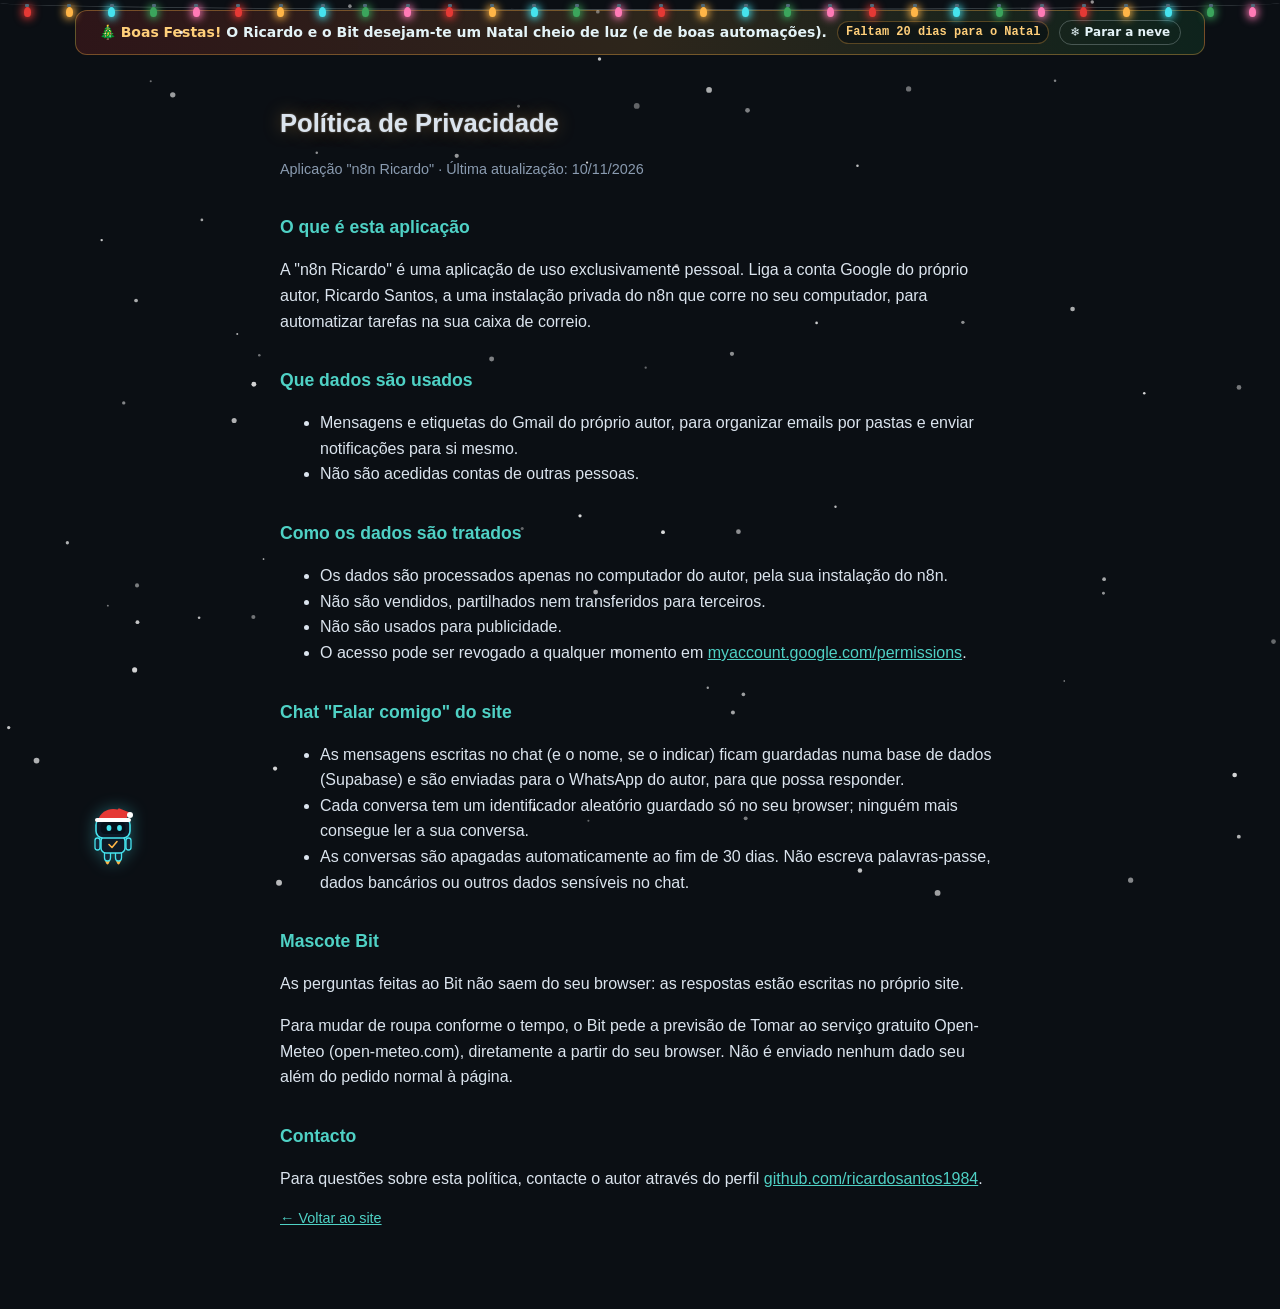
<file: privacidade.html>
<!doctype html>
<html lang="pt-PT">
<head>
<meta charset="utf-8">
<meta name="viewport" content="width=device-width, initial-scale=1">
<title>Política de Privacidade · n8n Ricardo</title>
<style>
  :root { --bg: #0b0f14; --fg: #dbe4ee; --mut: #8a9bb0; --acc: #4fd1c5; }
  body { margin: 0; background: var(--bg); color: var(--fg); font: 16px/1.6 Arial, Helvetica, sans-serif; }
  main { max-width: 720px; margin: 0 auto; padding: 48px 16px 64px; }
  h1 { font-size: 1.6rem; margin: 0 0 4px; }
  h2 { font-size: 1.1rem; margin: 32px 0 8px; color: var(--acc); }
  p, li { color: var(--fg); }
  .mut { color: var(--mut); font-size: .9rem; }
  a { color: var(--acc); }
</style>
<link rel="apple-touch-icon" href="apple-touch-icon.png">
<link rel="icon" type="image/png" sizes="32x32" href="favicon-32.png">
<link rel="manifest" href="manifest.json">
<meta name="apple-mobile-web-app-title" content="Ricardo IA">
<meta name="theme-color" content="#060b12">
</head>
<body>
<main>
  <h1>Política de Privacidade</h1>
  <p class="mut">Aplicação "n8n Ricardo" · Última atualização: 10/11/2026</p>

  <h2>O que é esta aplicação</h2>
  <p>A "n8n Ricardo" é uma aplicação de uso exclusivamente pessoal. Liga a conta Google do próprio autor, Ricardo Santos, a uma instalação privada do n8n que corre no seu computador, para automatizar tarefas na sua caixa de correio.</p>

  <h2>Que dados são usados</h2>
  <ul>
    <li>Mensagens e etiquetas do Gmail do próprio autor, para organizar emails por pastas e enviar notificações para si mesmo.</li>
    <li>Não são acedidas contas de outras pessoas.</li>
  </ul>

  <h2>Como os dados são tratados</h2>
  <ul>
    <li>Os dados são processados apenas no computador do autor, pela sua instalação do n8n.</li>
    <li>Não são vendidos, partilhados nem transferidos para terceiros.</li>
    <li>Não são usados para publicidade.</li>
    <li>O acesso pode ser revogado a qualquer momento em <a href="https://myaccount.google.com/permissions">myaccount.google.com/permissions</a>.</li>
  </ul>

  <h2>Chat "Falar comigo" do site</h2>
  <ul>
    <li>As mensagens escritas no chat (e o nome, se o indicar) ficam guardadas numa base de dados (Supabase) e são enviadas para o WhatsApp do autor, para que possa responder.</li>
    <li>Cada conversa tem um identificador aleatório guardado só no seu browser; ninguém mais consegue ler a sua conversa.</li>
    <li>As conversas são apagadas automaticamente ao fim de 30 dias. Não escreva palavras-passe, dados bancários ou outros dados sensíveis no chat.</li>
  </ul>
  <h2>Mascote Bit</h2>
  <p>As perguntas feitas ao Bit não saem do seu browser: as respostas estão escritas no próprio site.</p>
  <p>Para mudar de roupa conforme o tempo, o Bit pede a previsão de Tomar ao serviço gratuito Open-Meteo (open-meteo.com), diretamente a partir do seu browser. Não é enviado nenhum dado seu além do pedido normal à página.</p>
  <h2>Contacto</h2>
  <p>Para questões sobre esta política, contacte o autor através do perfil <a href="https://github.com/ricardosantos1984">github.com/ricardosantos1984</a>.</p>

  <p class="mut"><a href="index.html">← Voltar ao site</a></p>
</main>
<script src="chat.js" defer></script>
<script src="mascote.js" defer></script>
<script src="natal.js" defer></script>
</body>
</html>
</file>
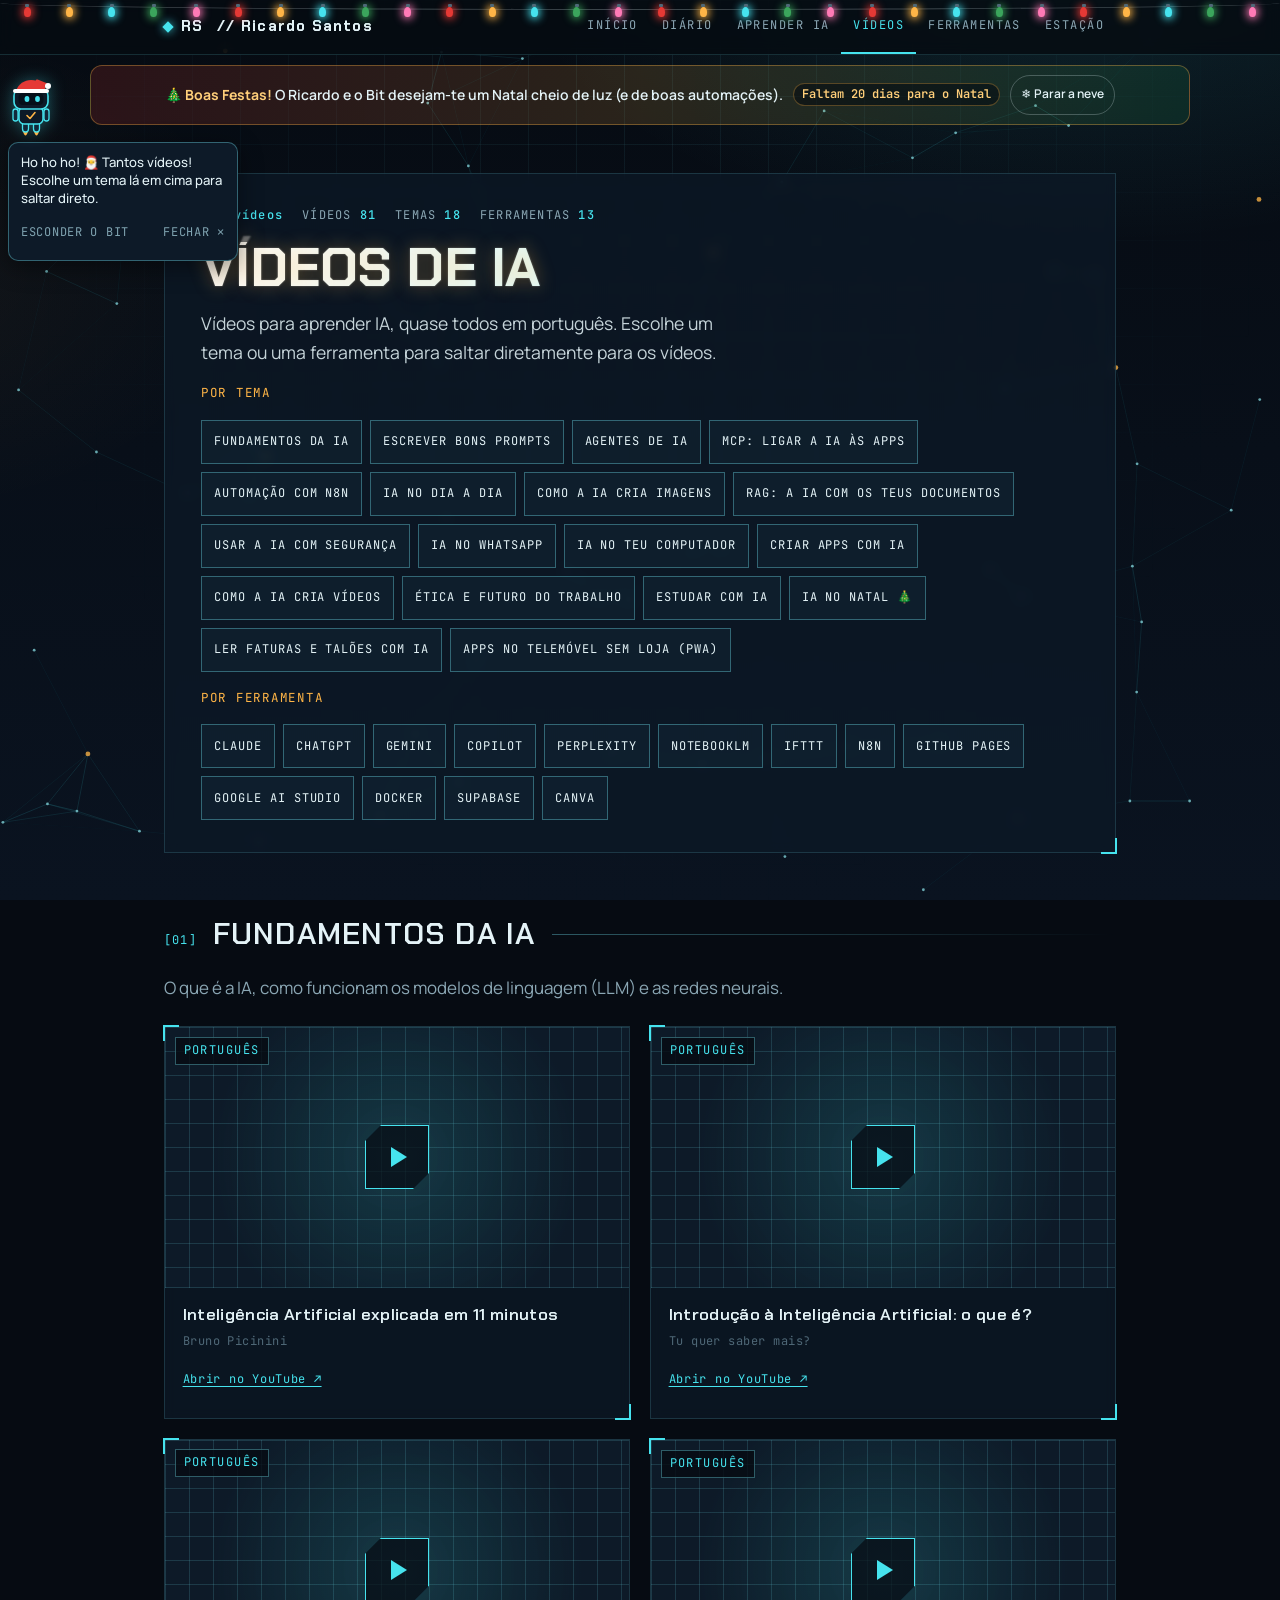
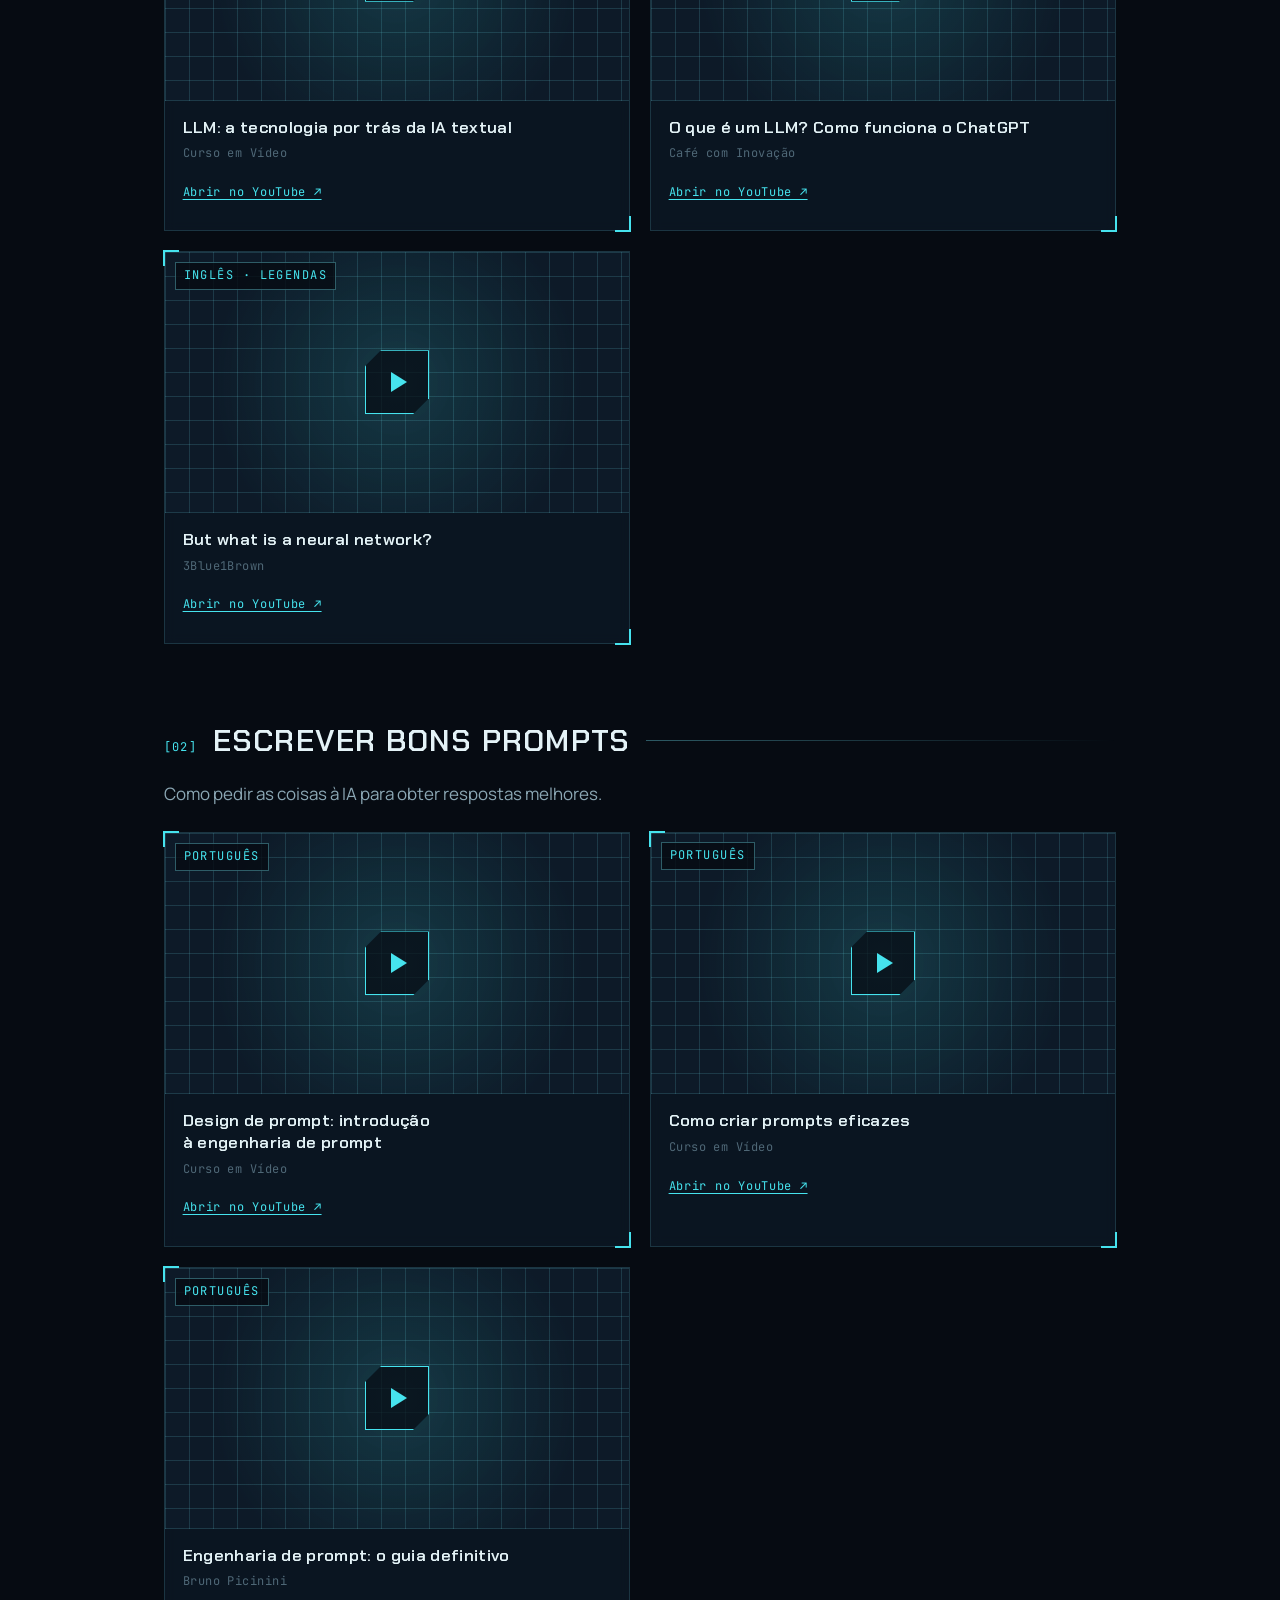
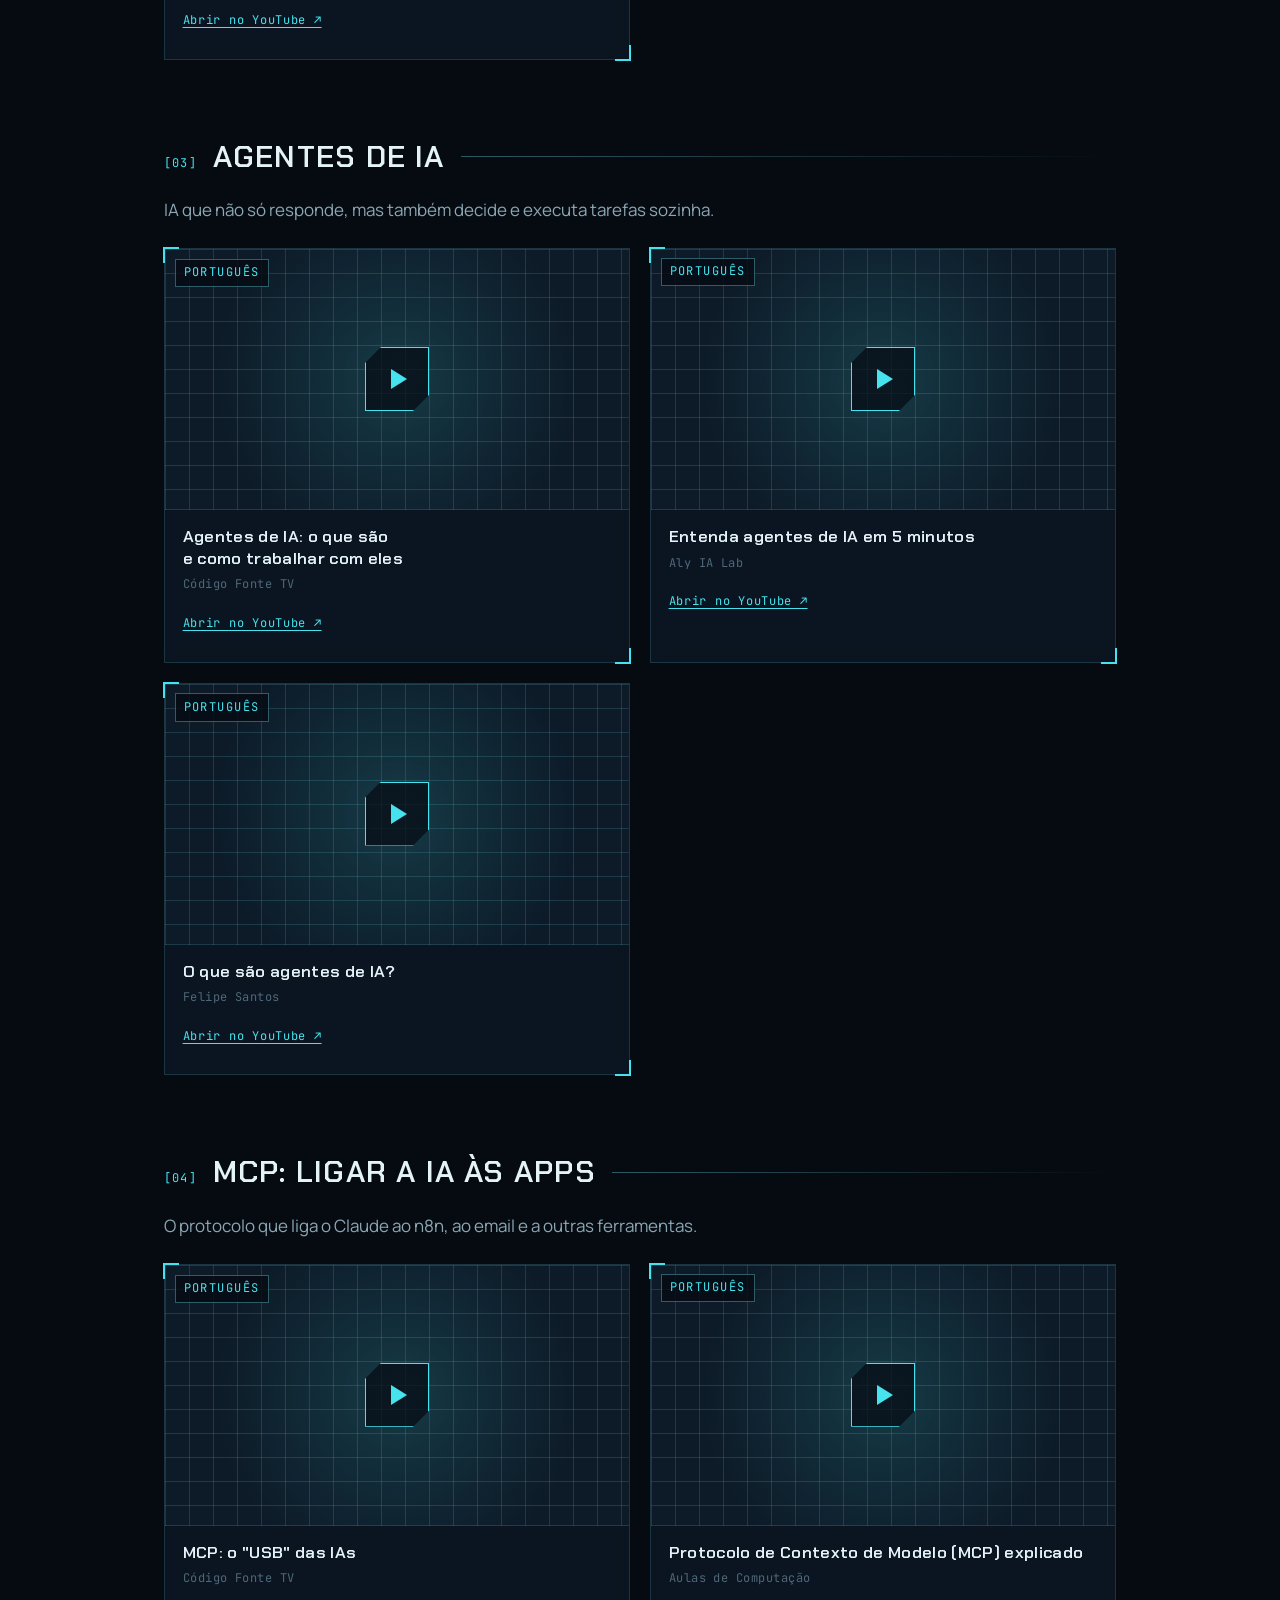
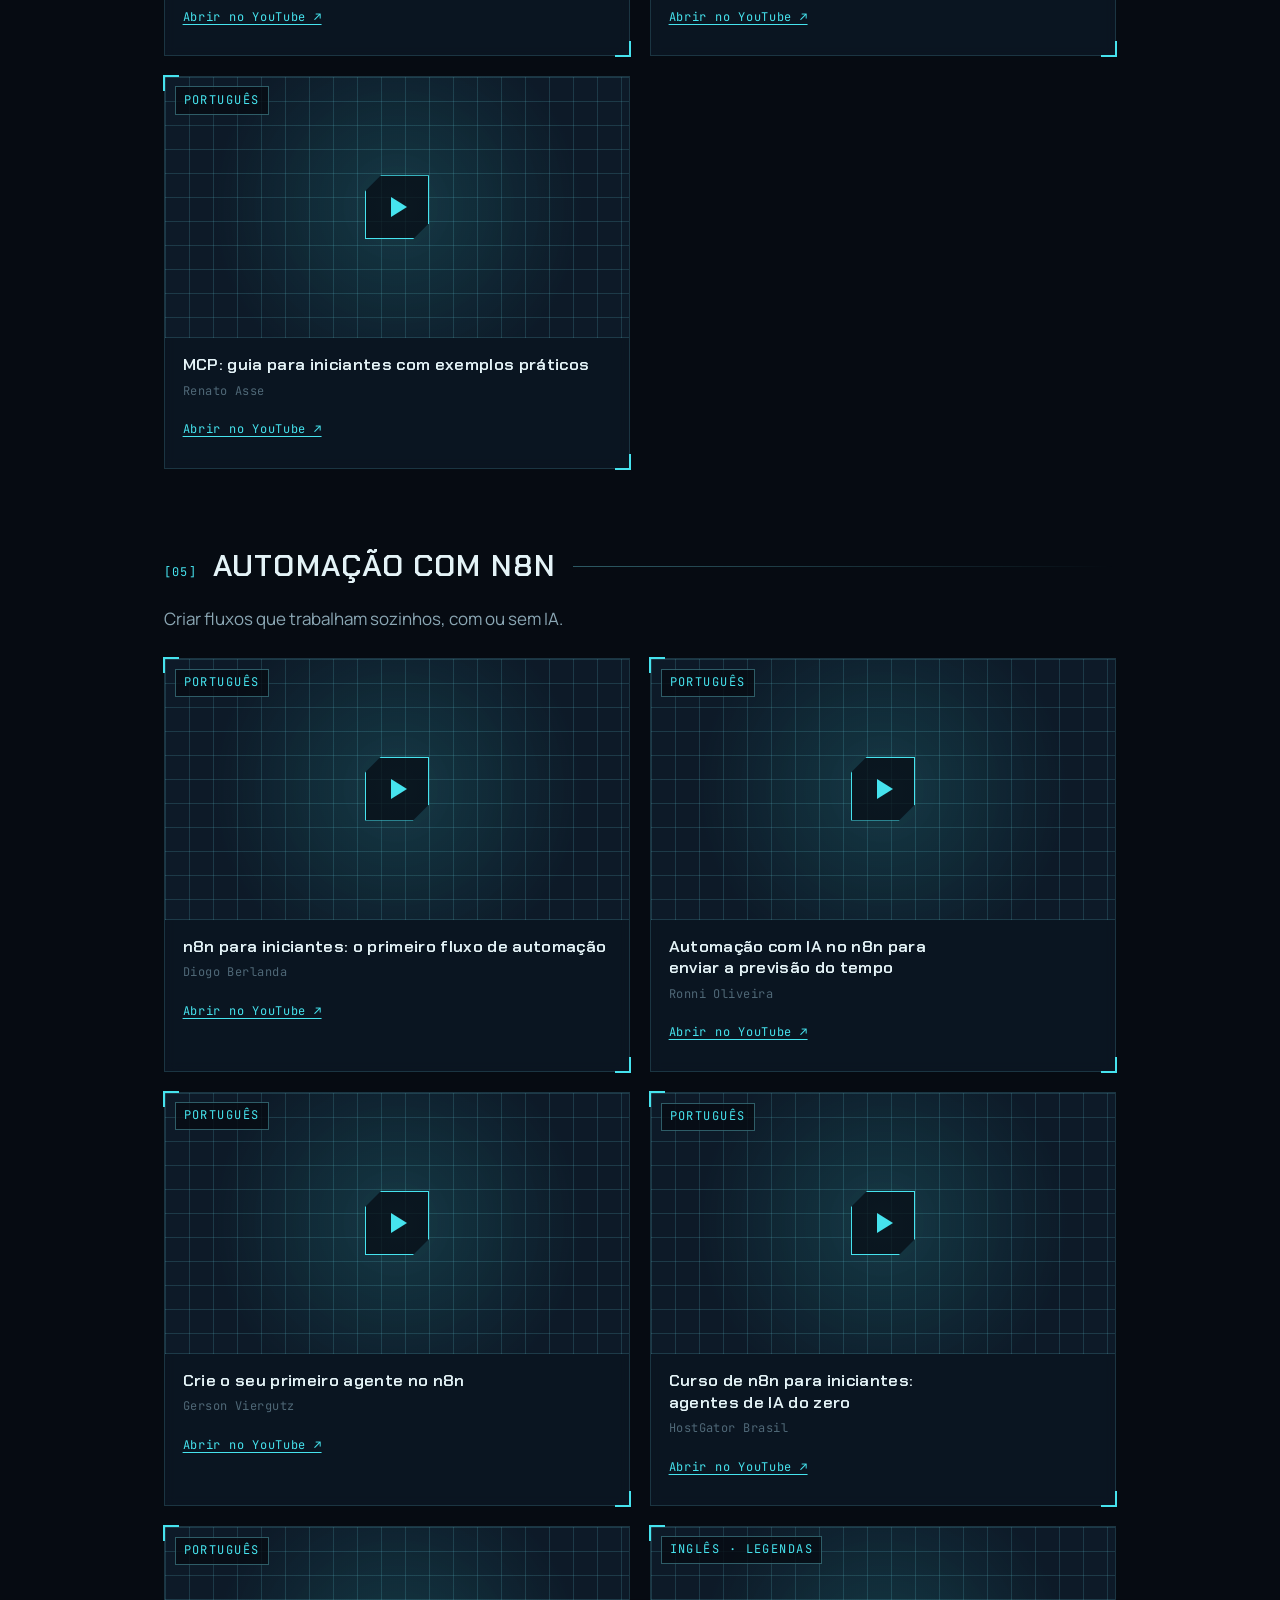
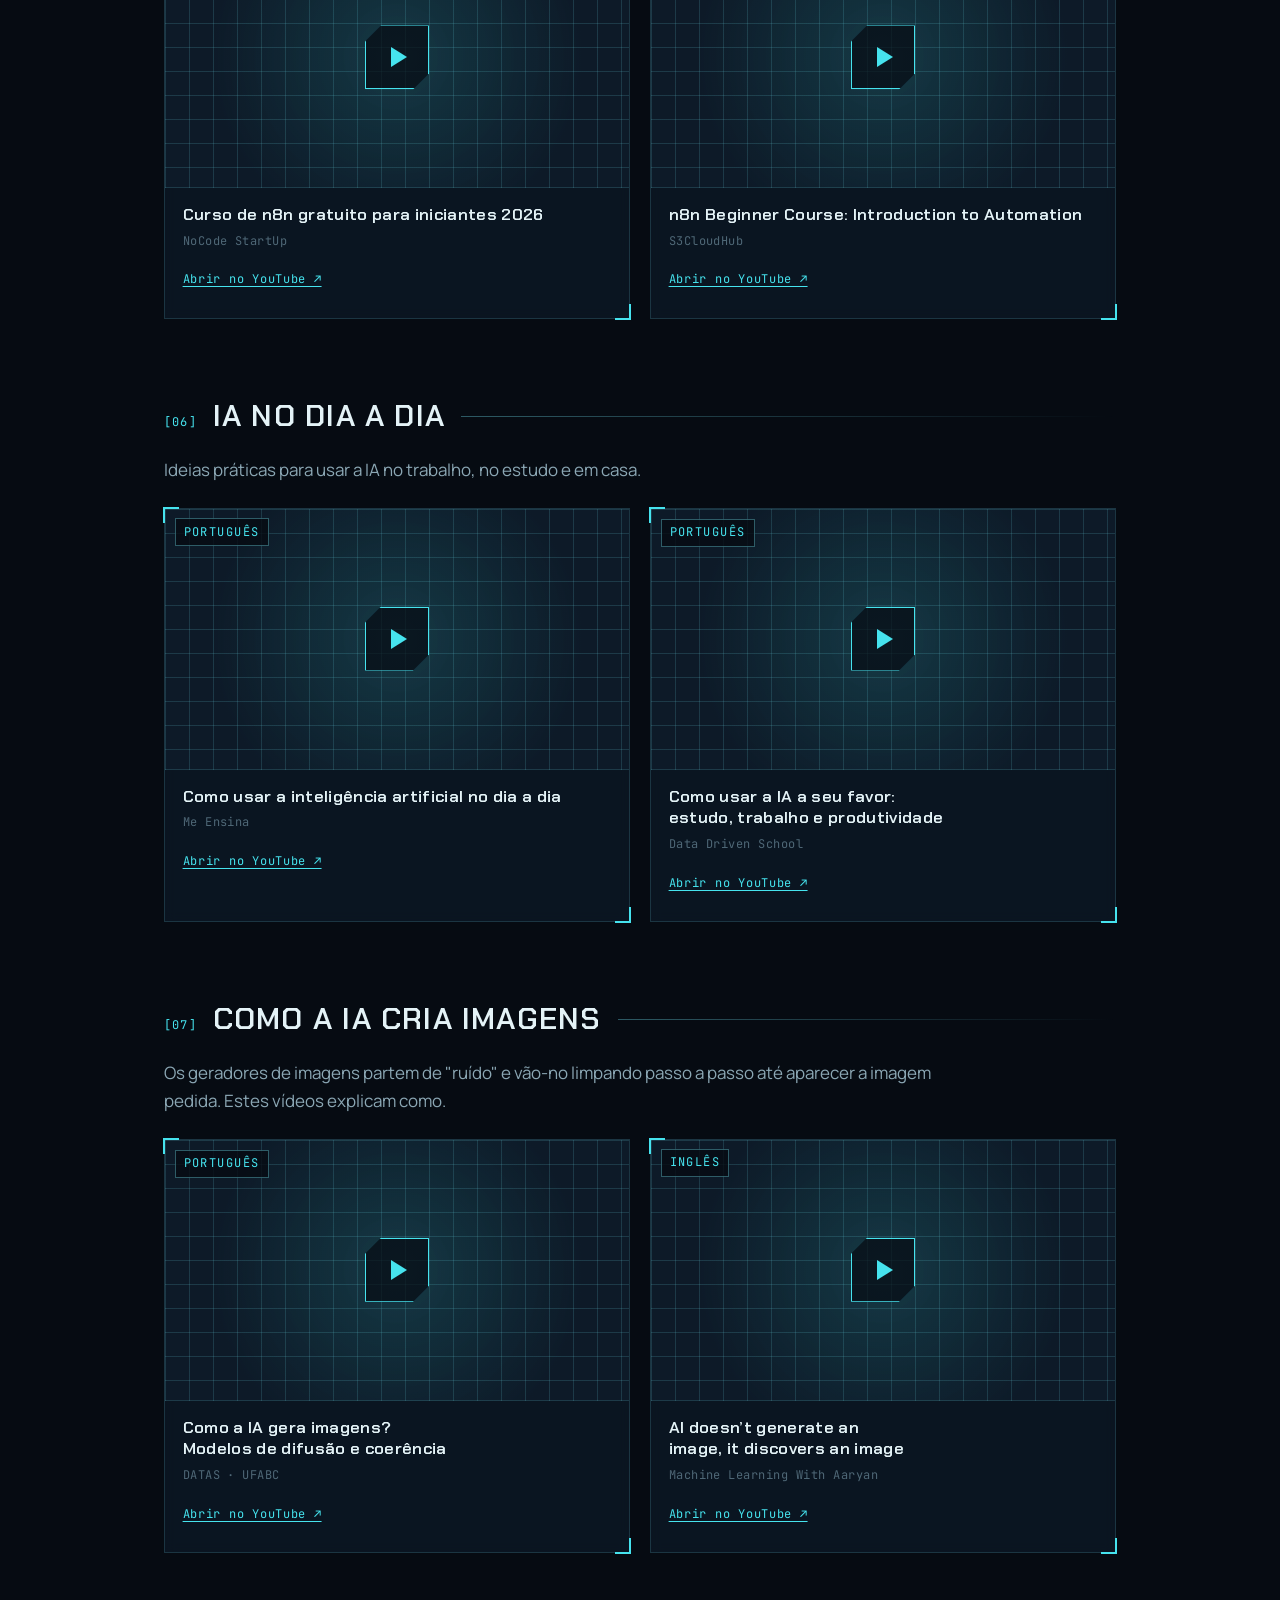
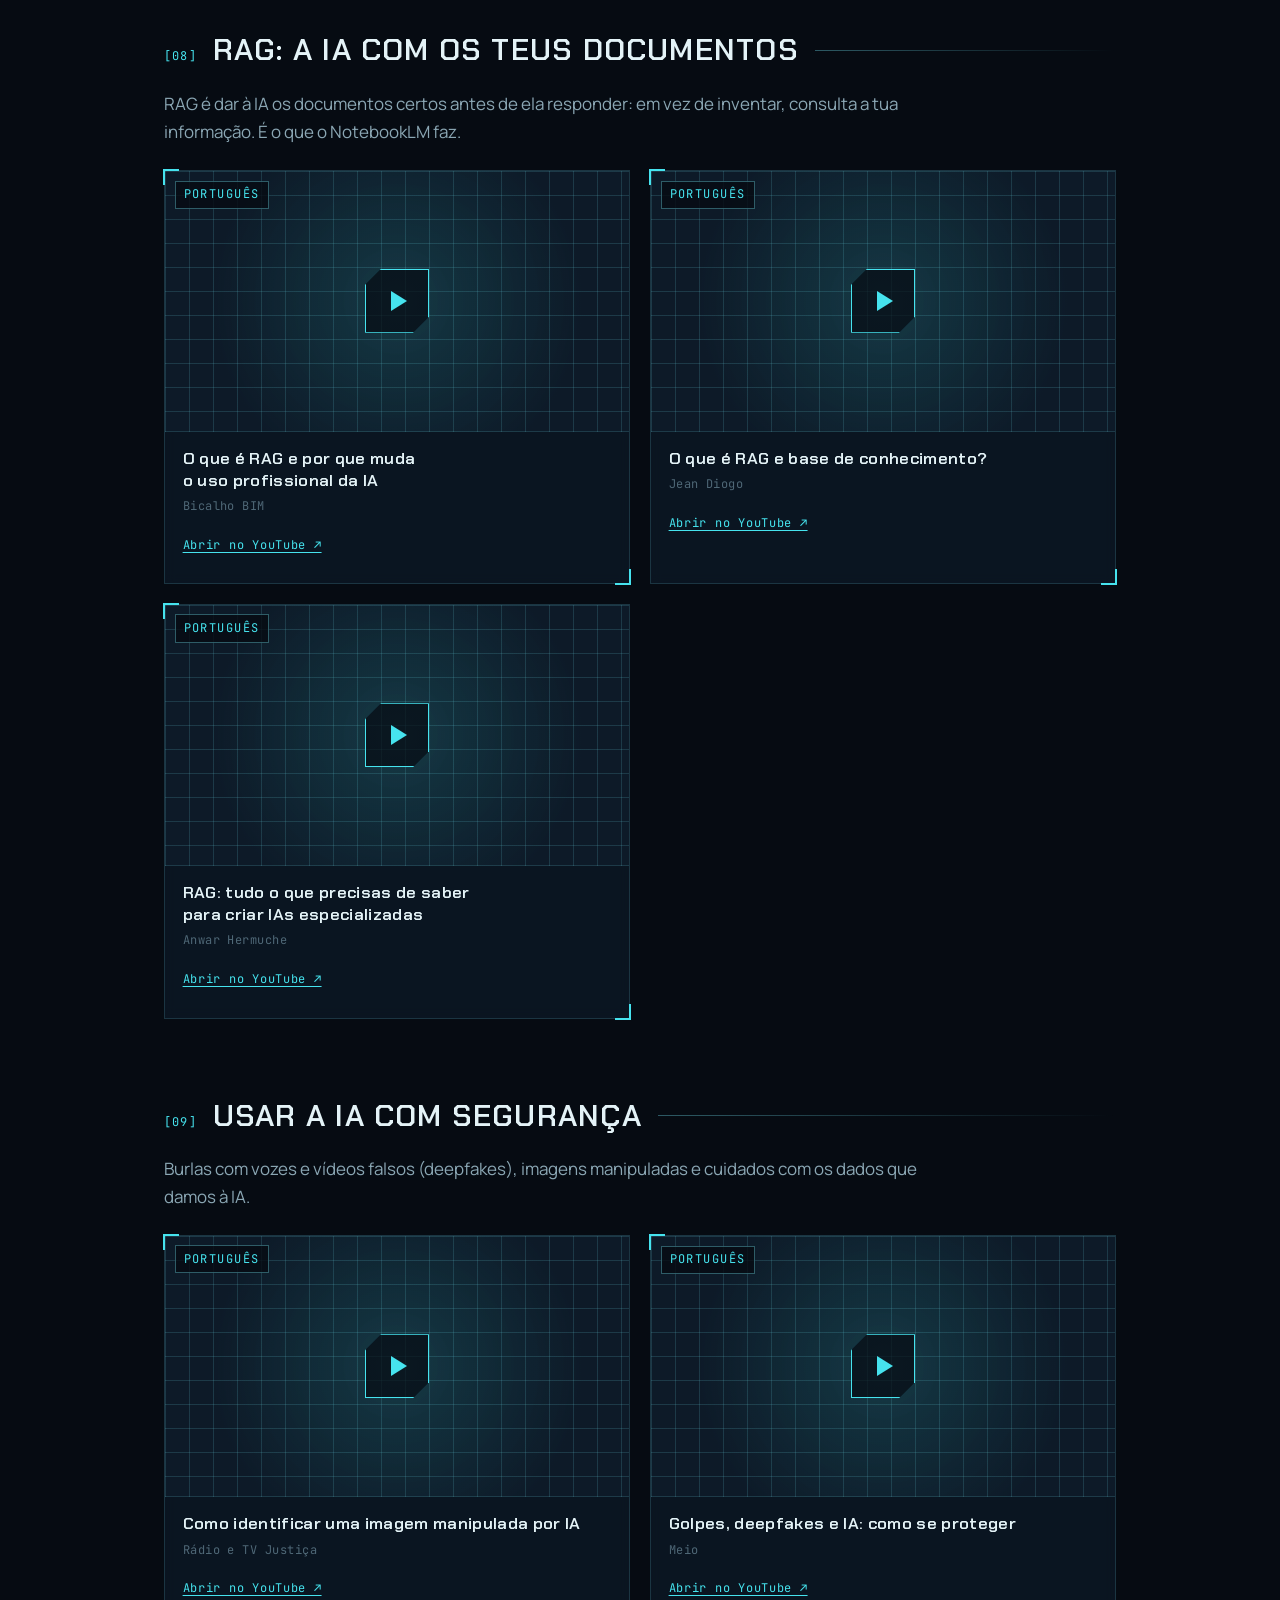
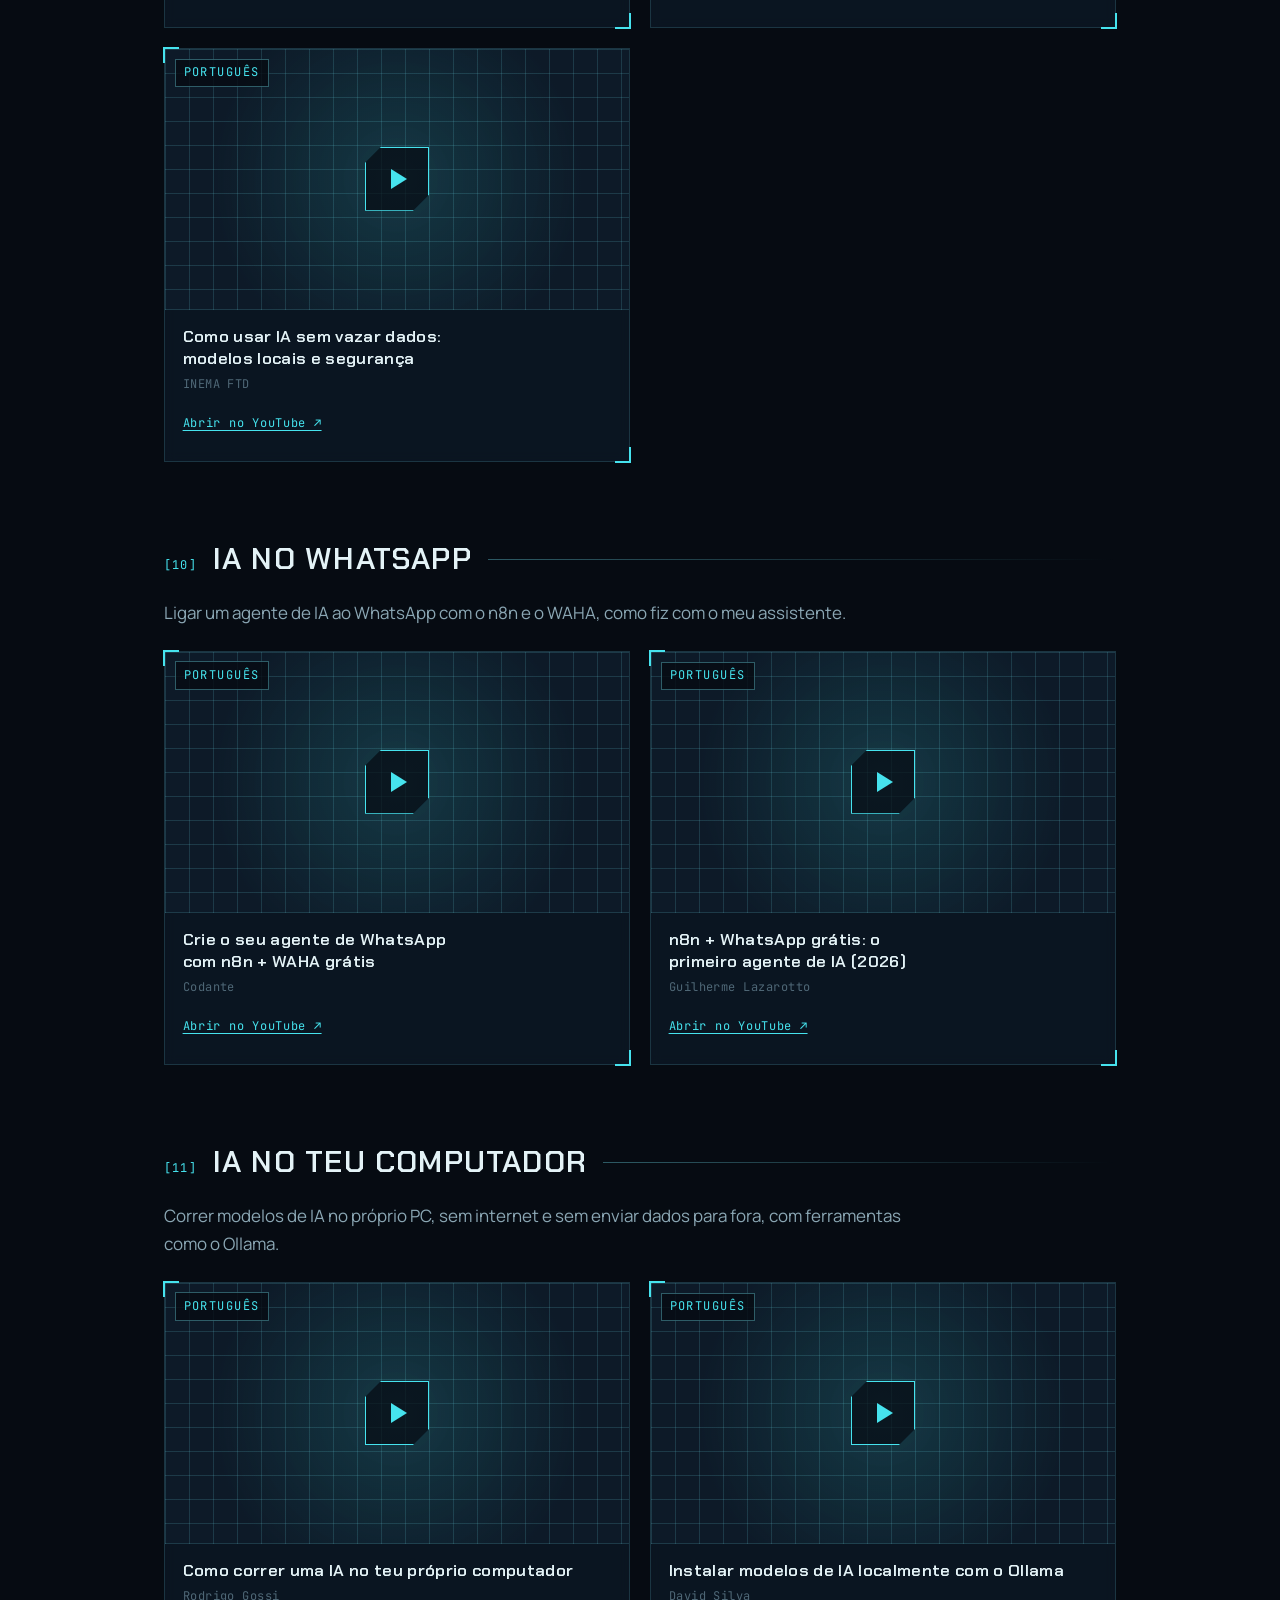
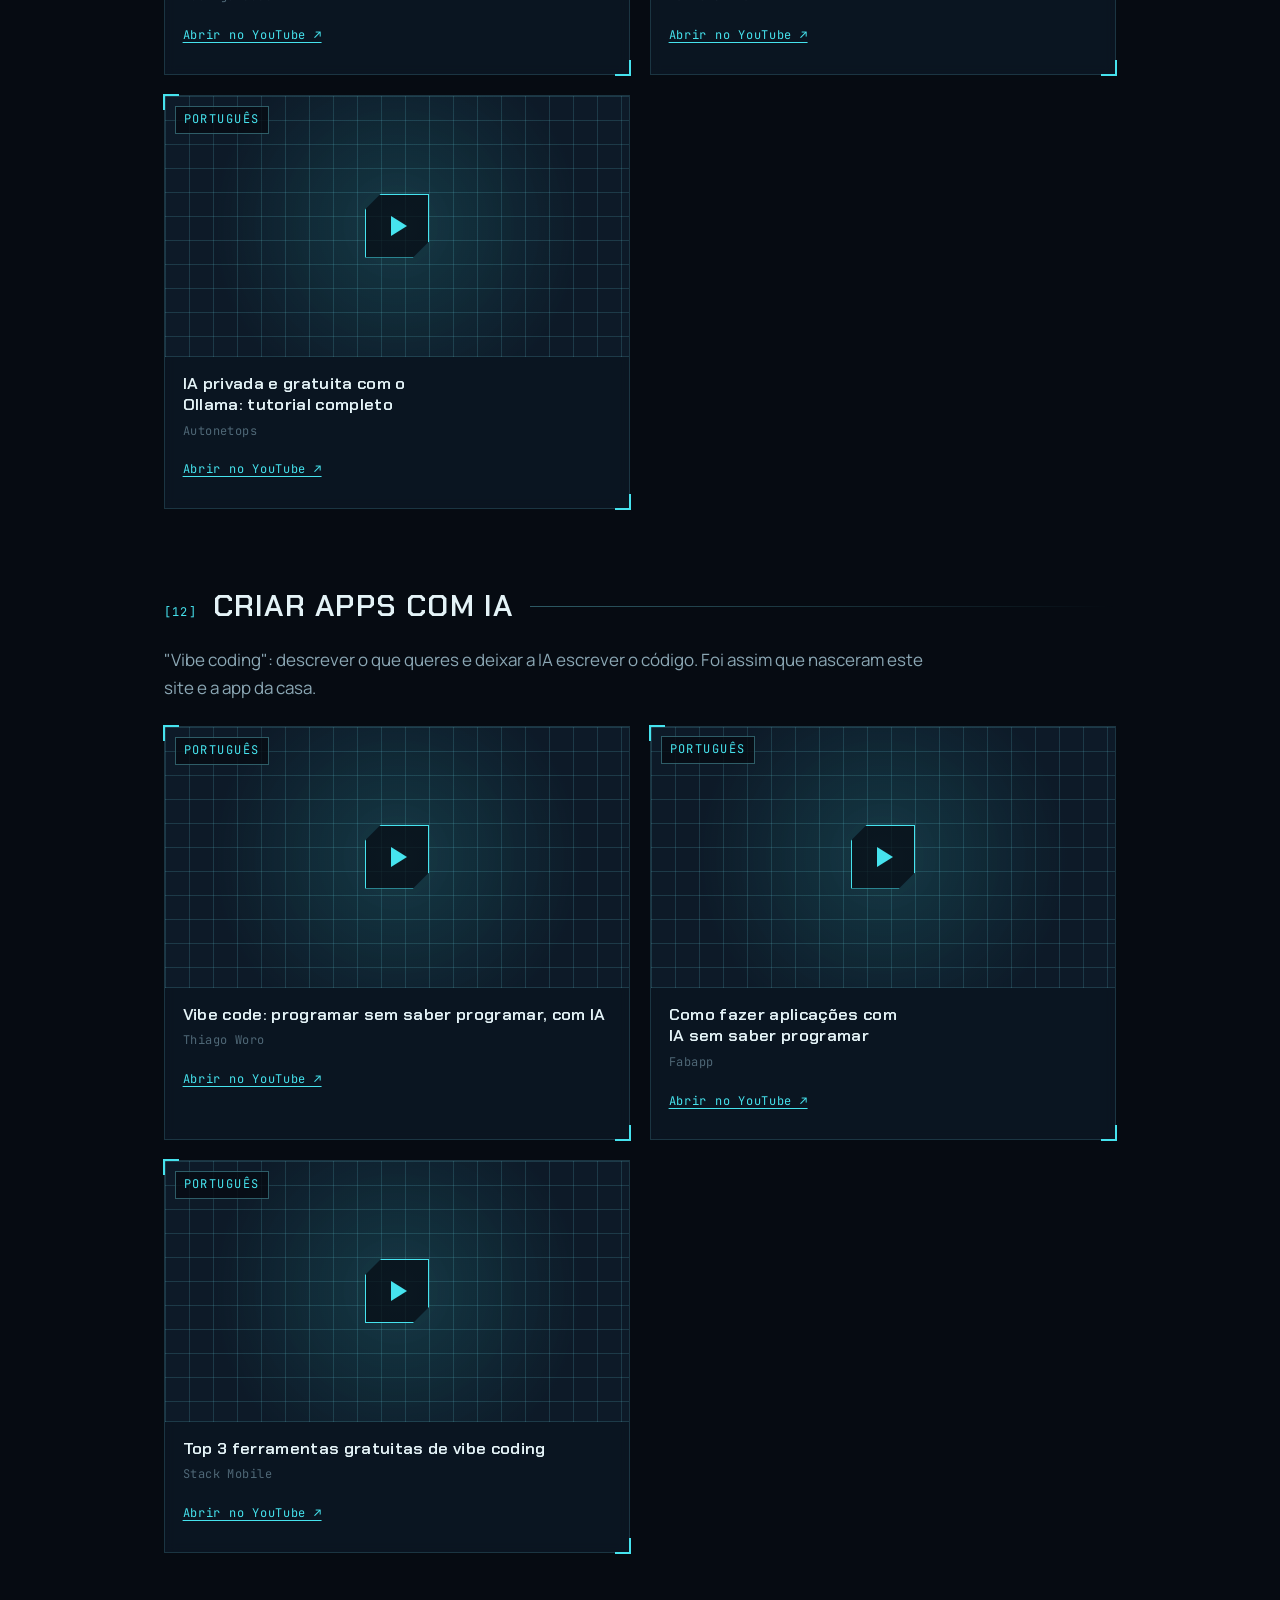
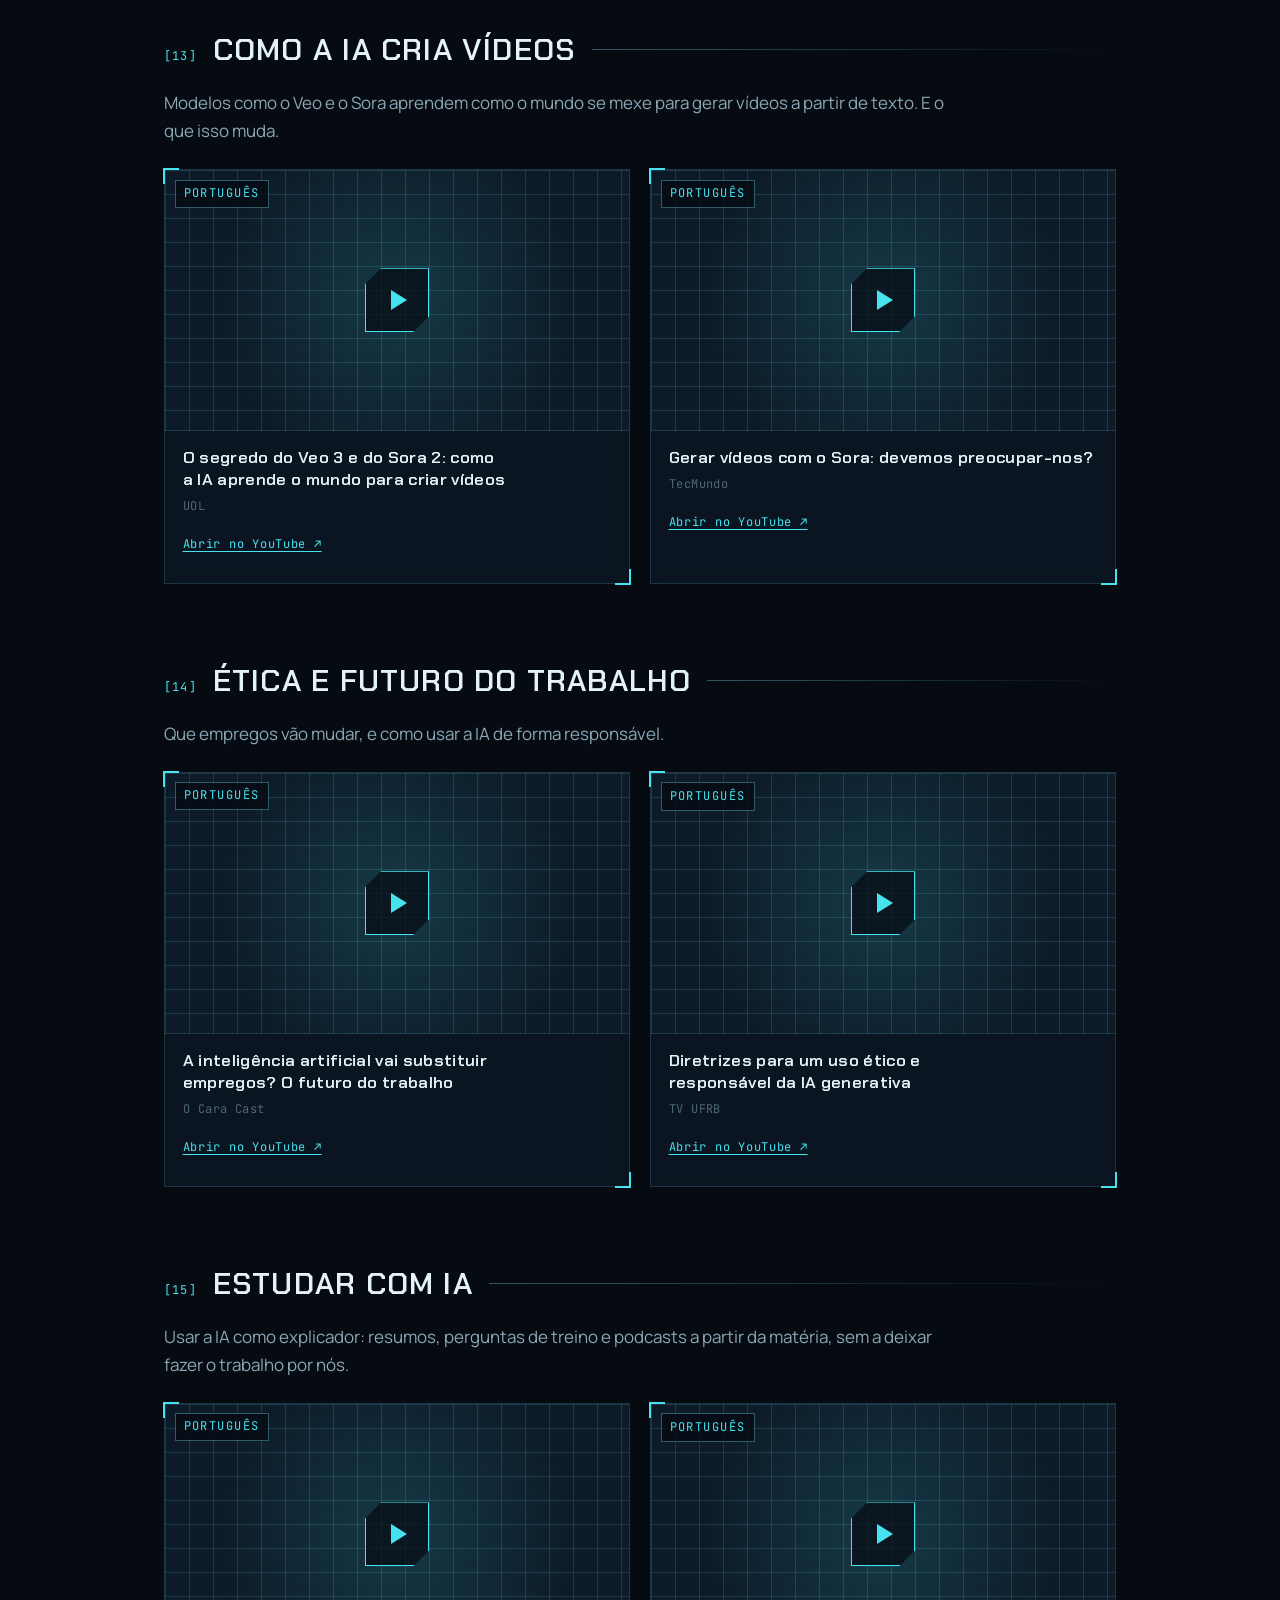
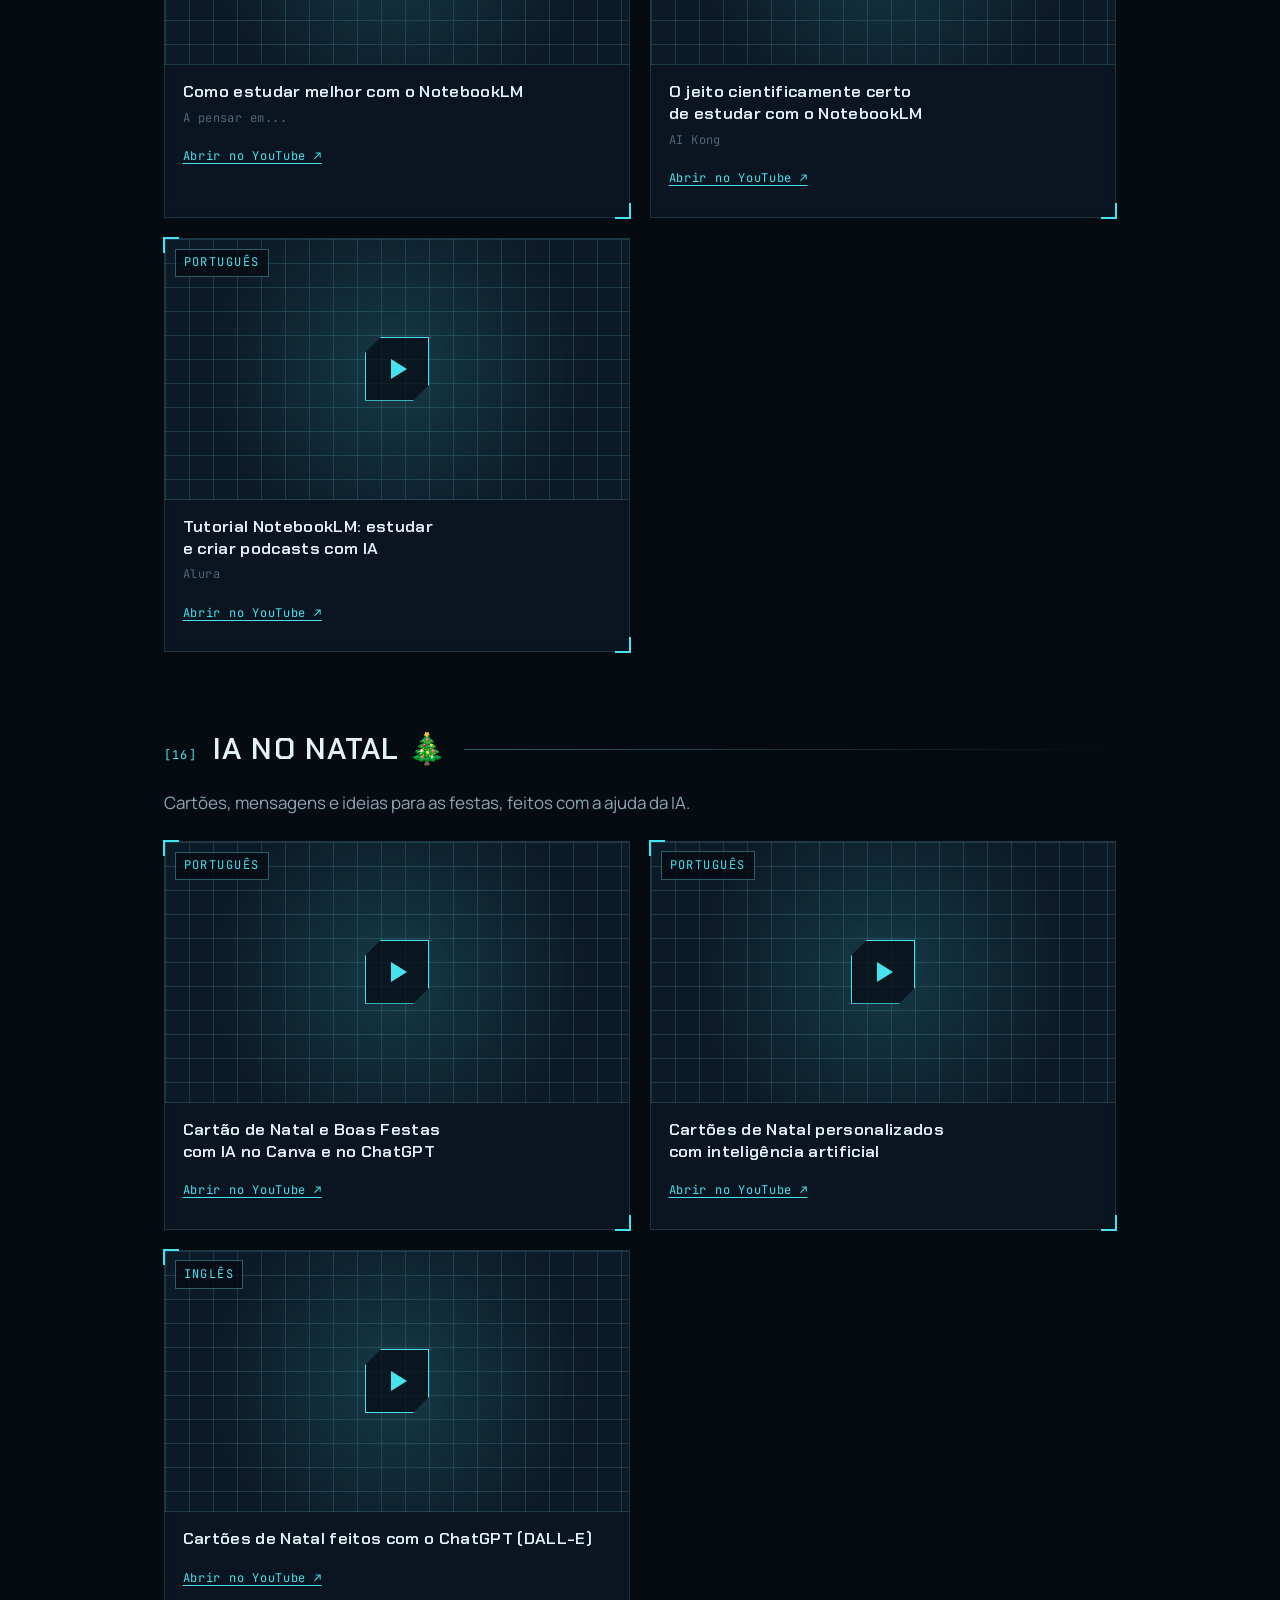
<file: tutoriais.html>
<!doctype html>
<html lang="pt-PT"><head><meta charset="utf-8"><meta name="viewport" content="width=device-width, initial-scale=1">
<title>Tutoriais · Ricardo Santos</title>
<meta http-equiv="refresh" content="0; url=videos.html">
<script>location.replace('videos.html' + location.hash);</script>
<style>body{background:#060b12;color:#e4f3f7;font-family:system-ui,sans-serif;padding:2rem}a{color:#46e3ee}</style>
<link rel="apple-touch-icon" href="apple-touch-icon.png">
<link rel="icon" type="image/png" sizes="32x32" href="favicon-32.png">
<link rel="manifest" href="manifest.json">
<meta name="apple-mobile-web-app-title" content="Ricardo IA">
<meta name="theme-color" content="#060b12">
</head><body><p>Os tutoriais passaram para a página <a href="videos.html">Vídeos</a>.</p></body></html>
</file>
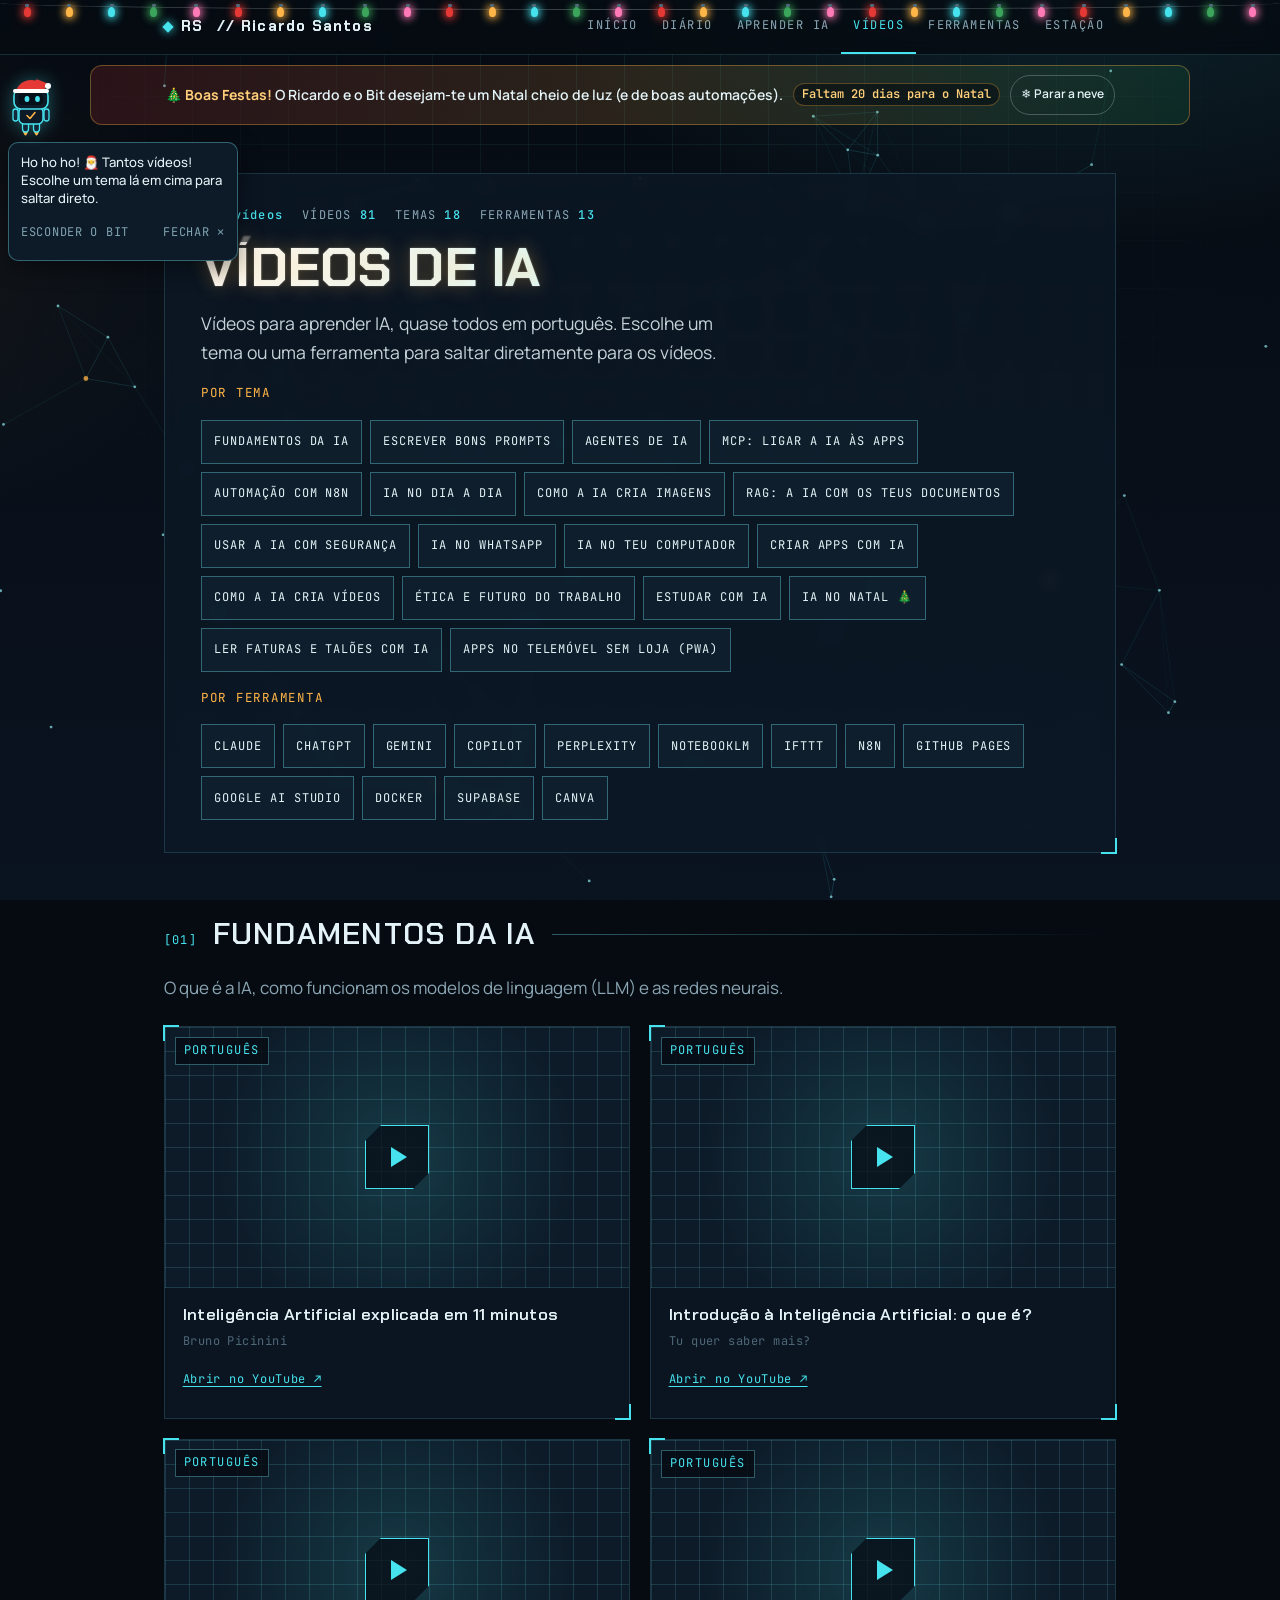
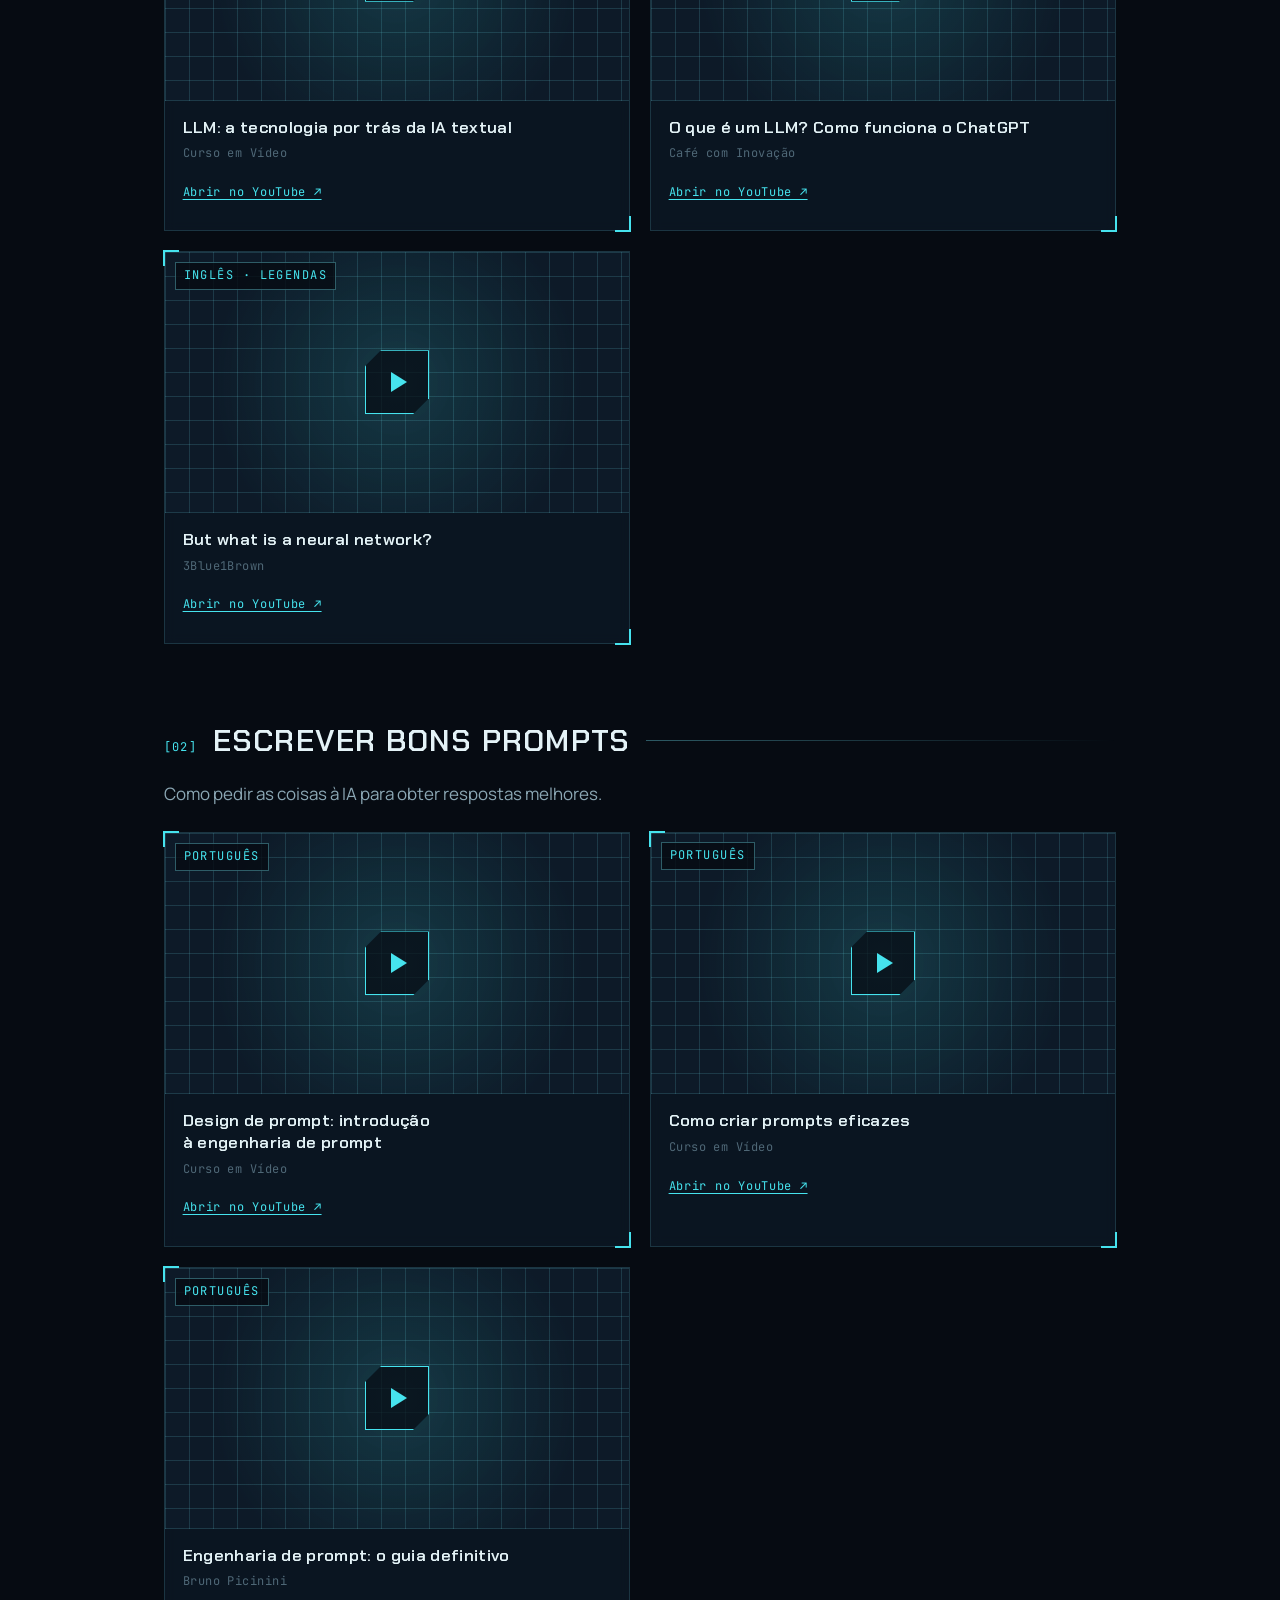
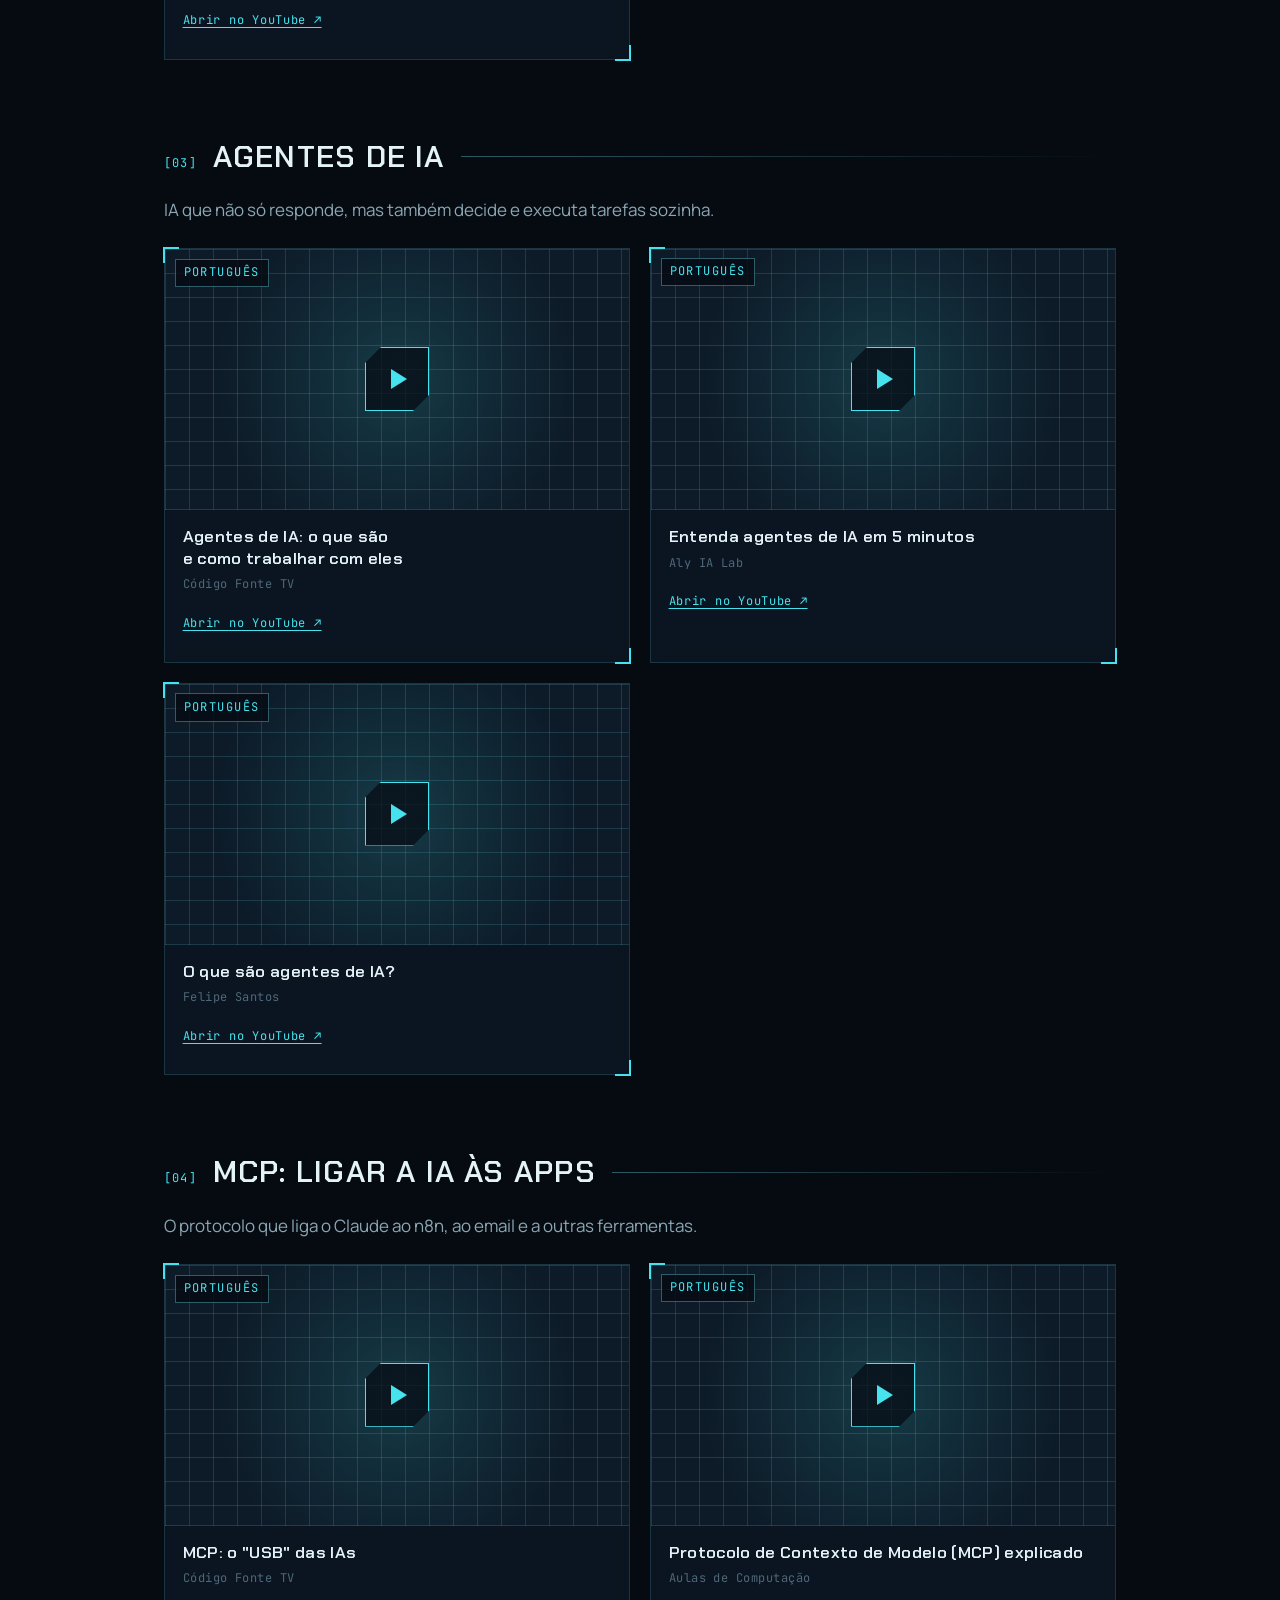
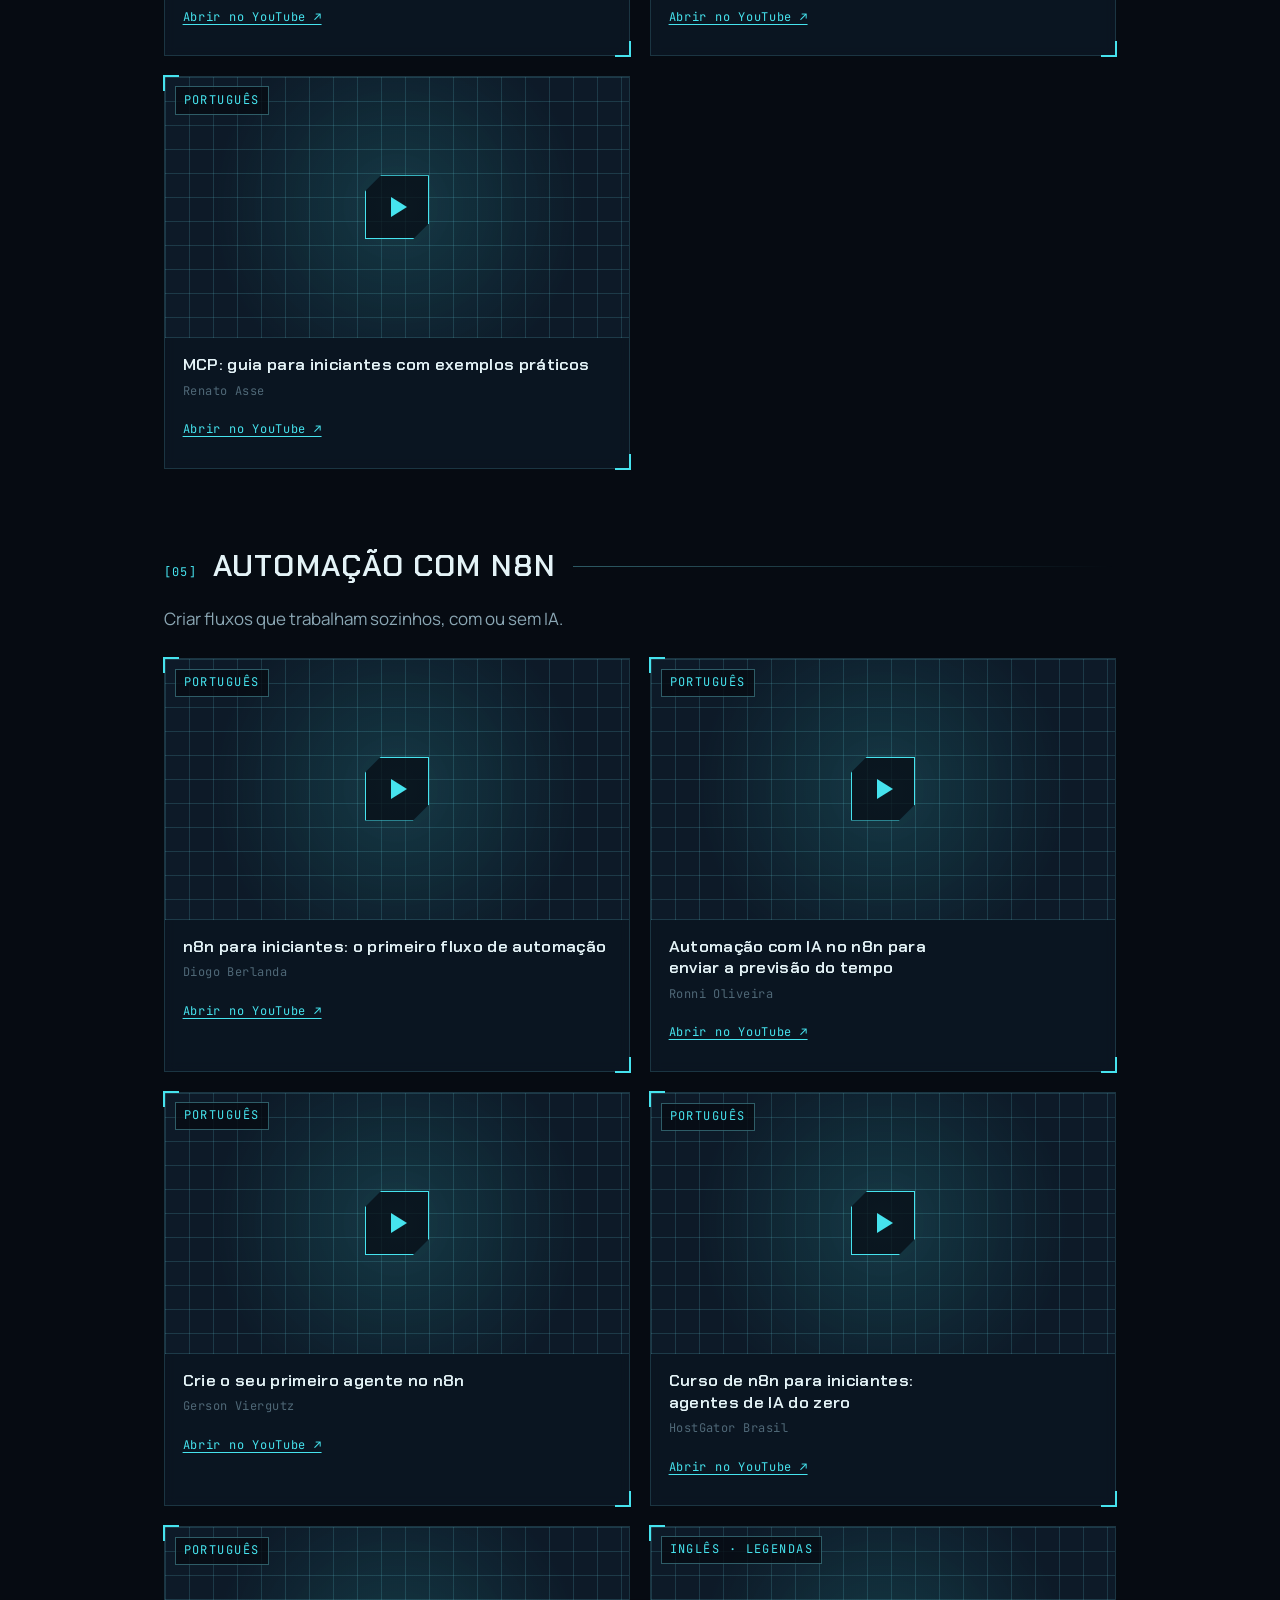
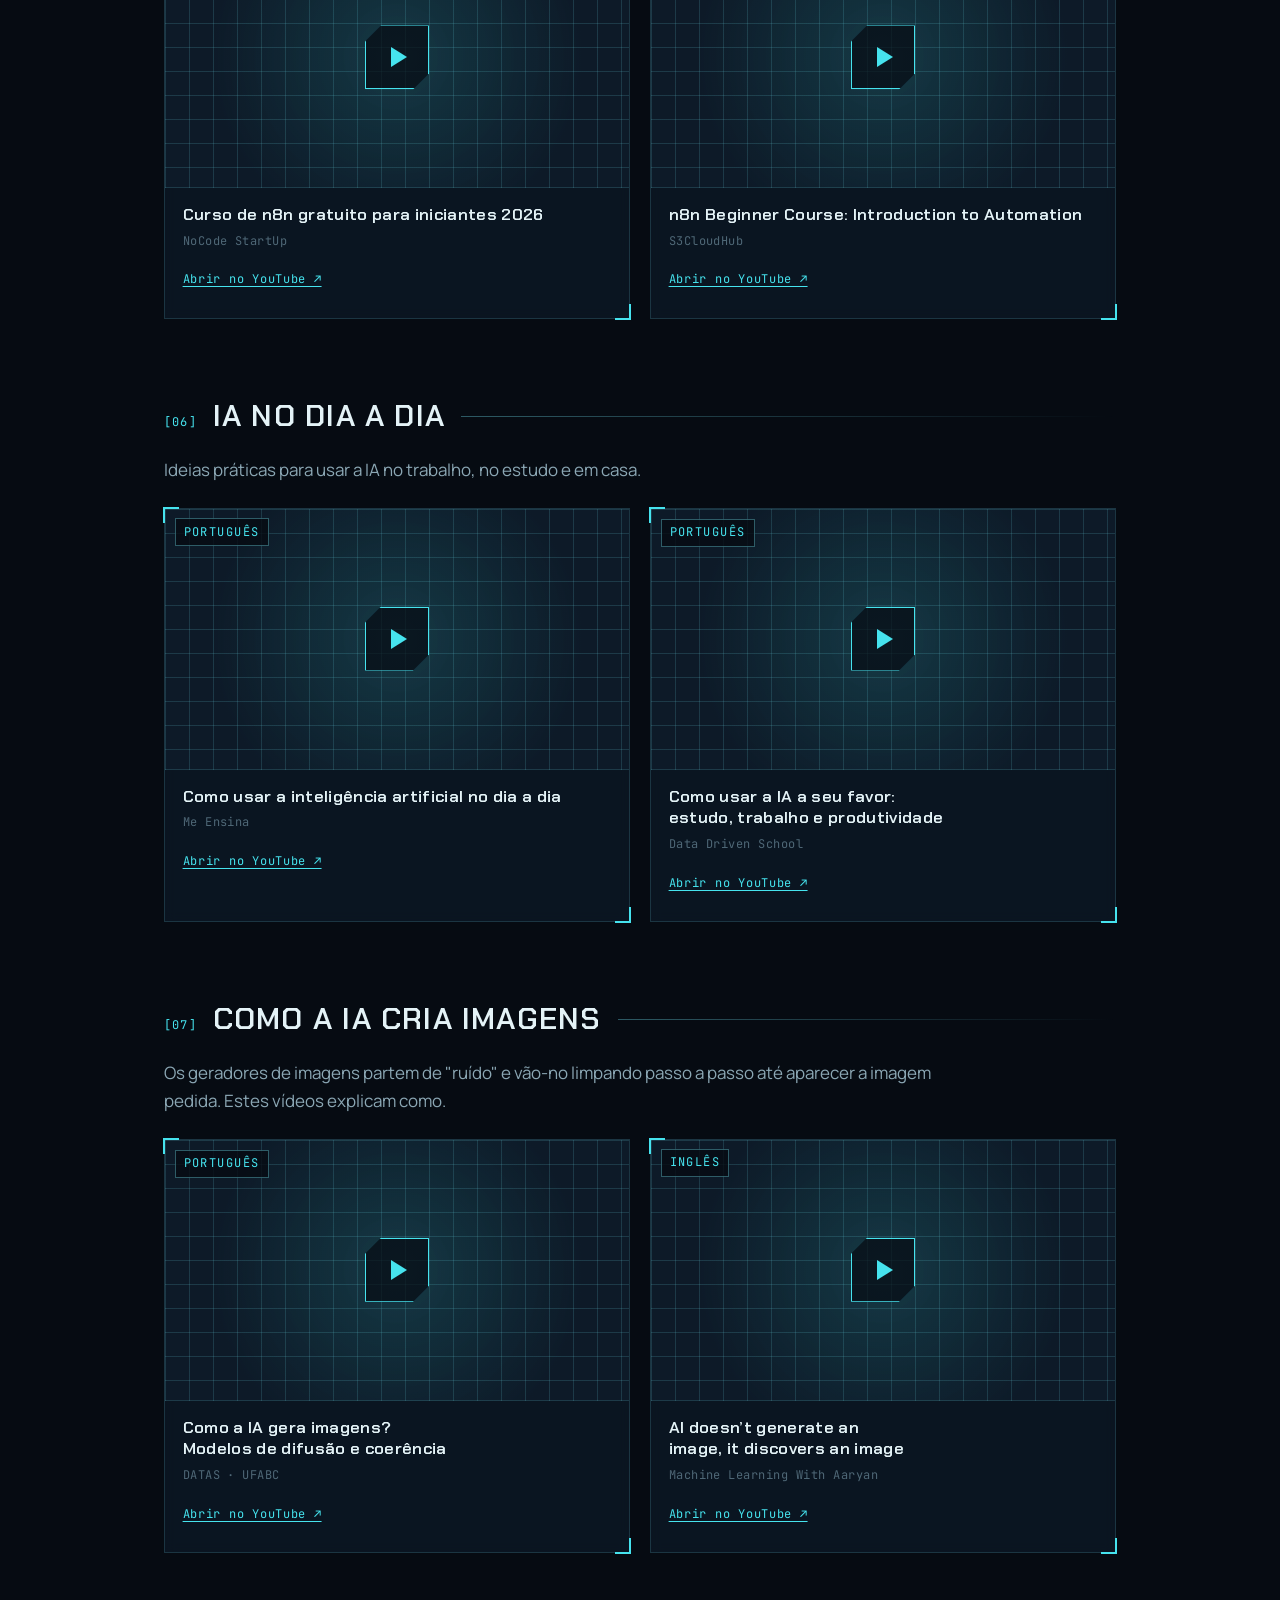
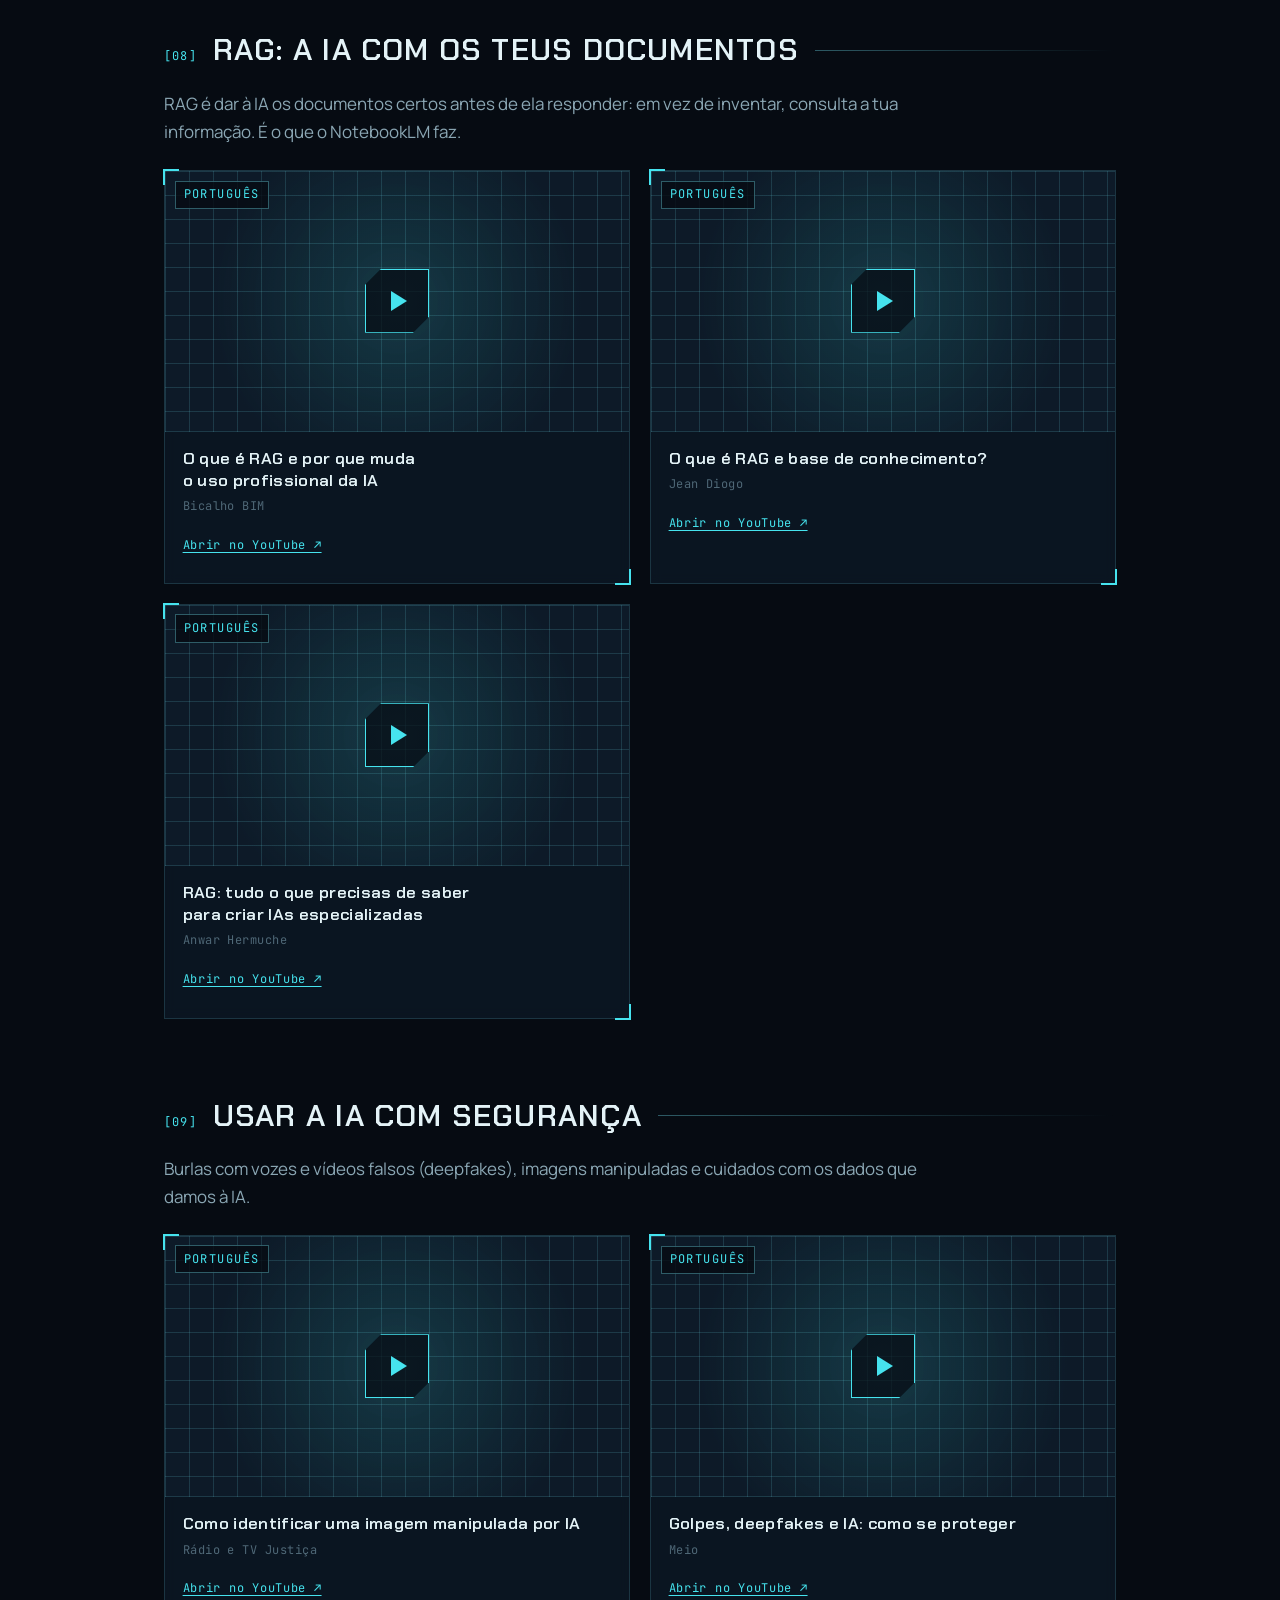
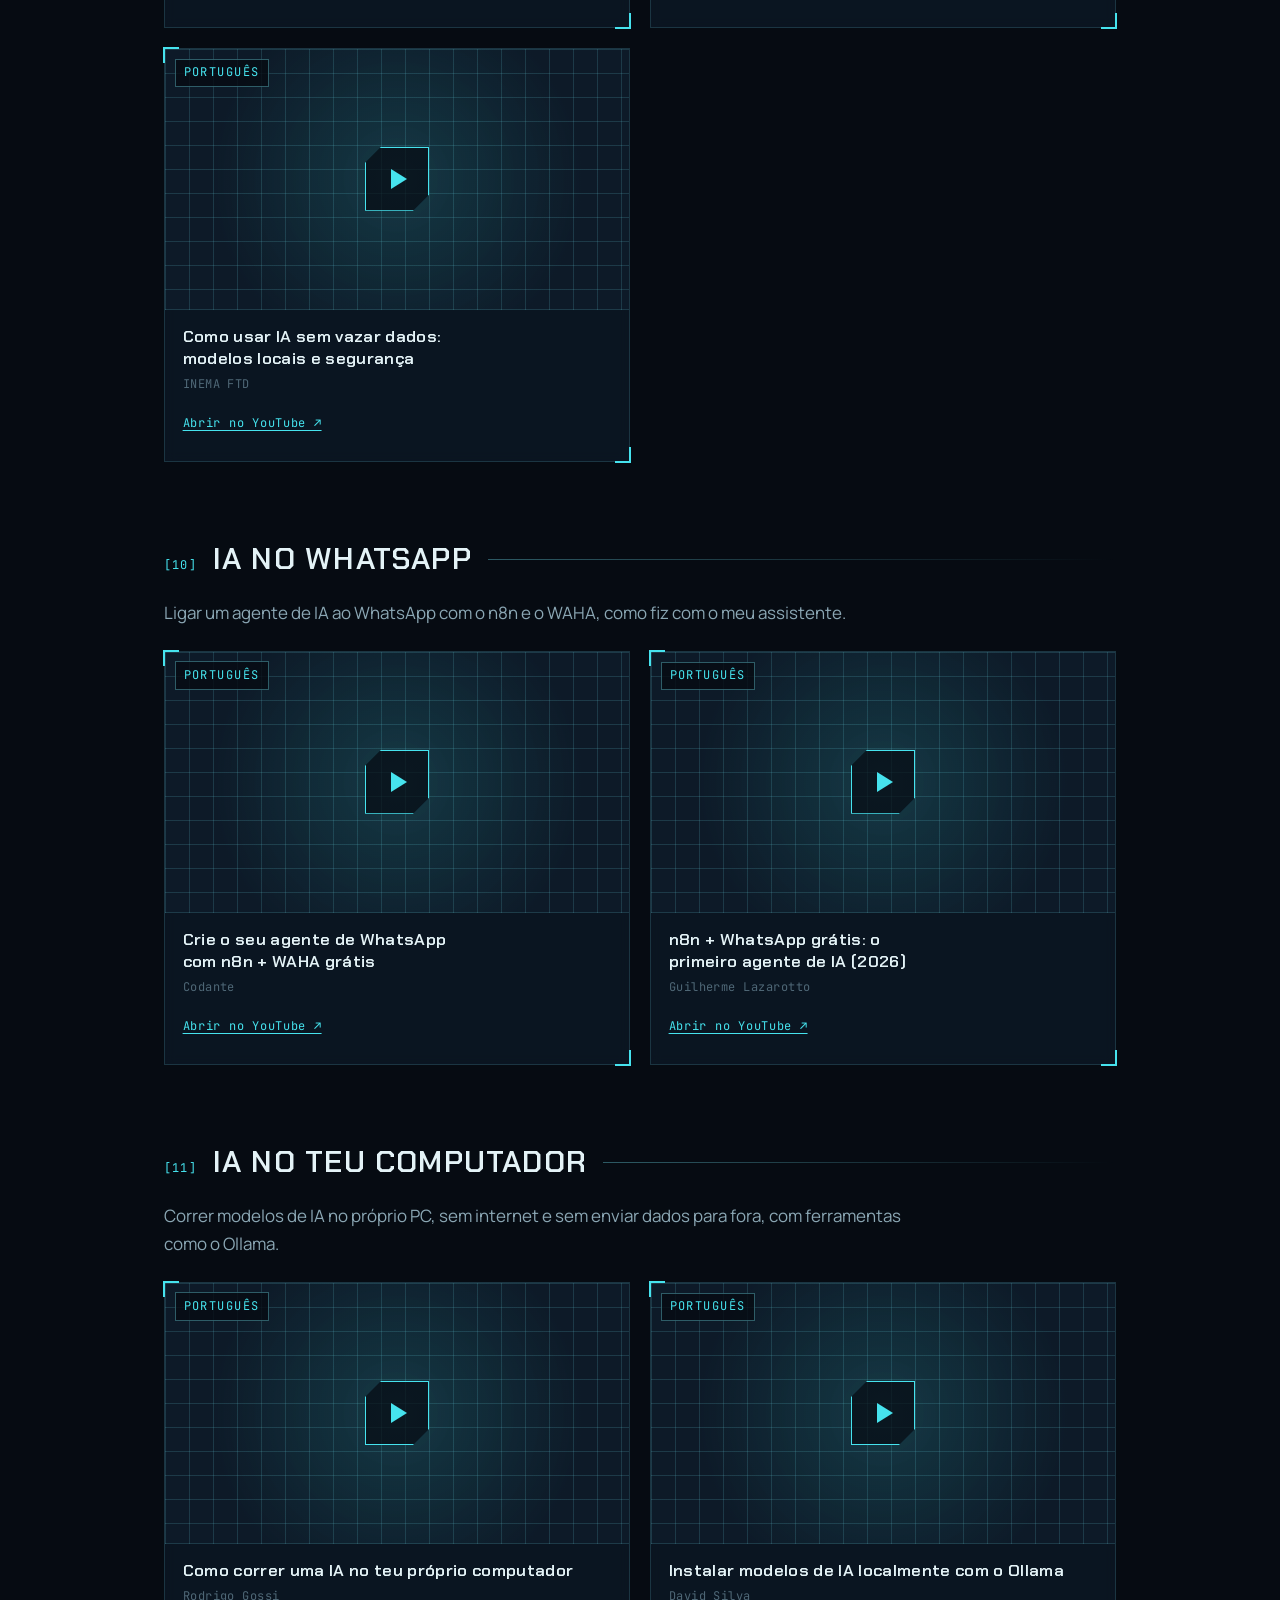
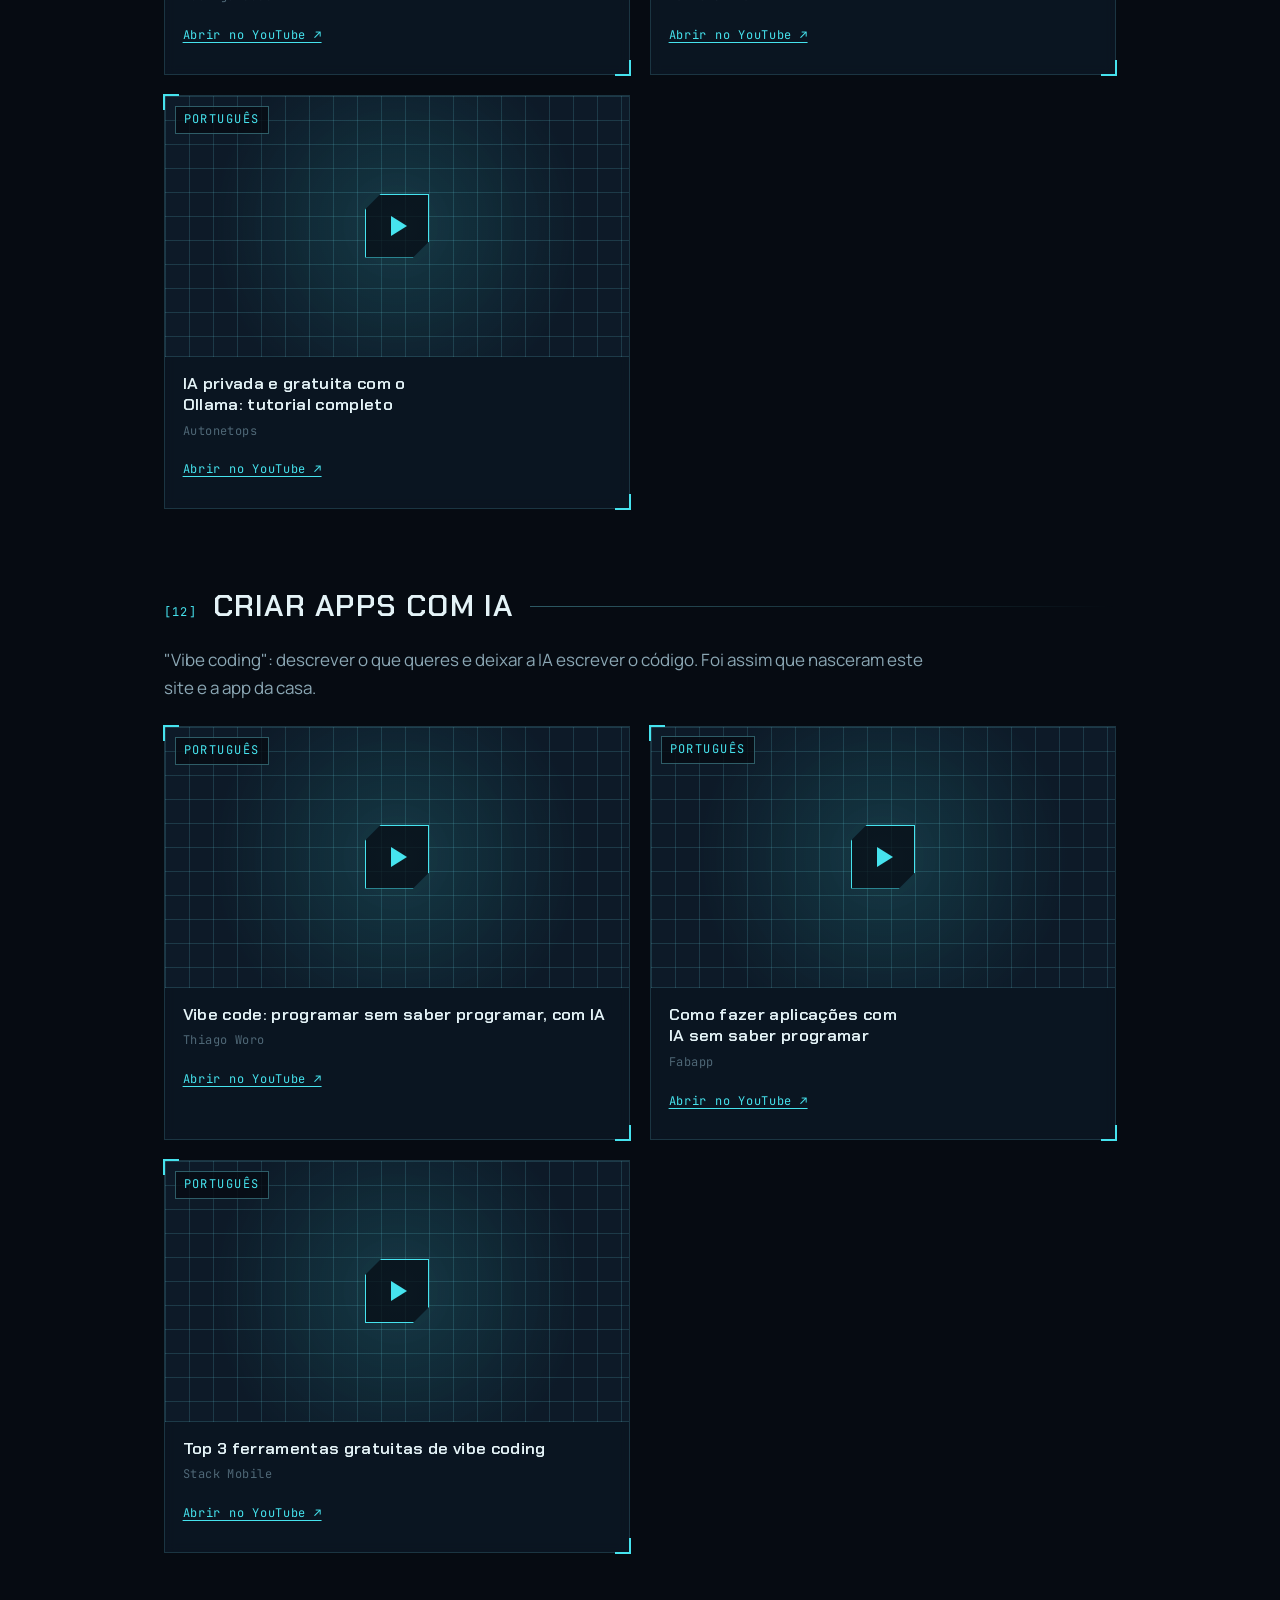
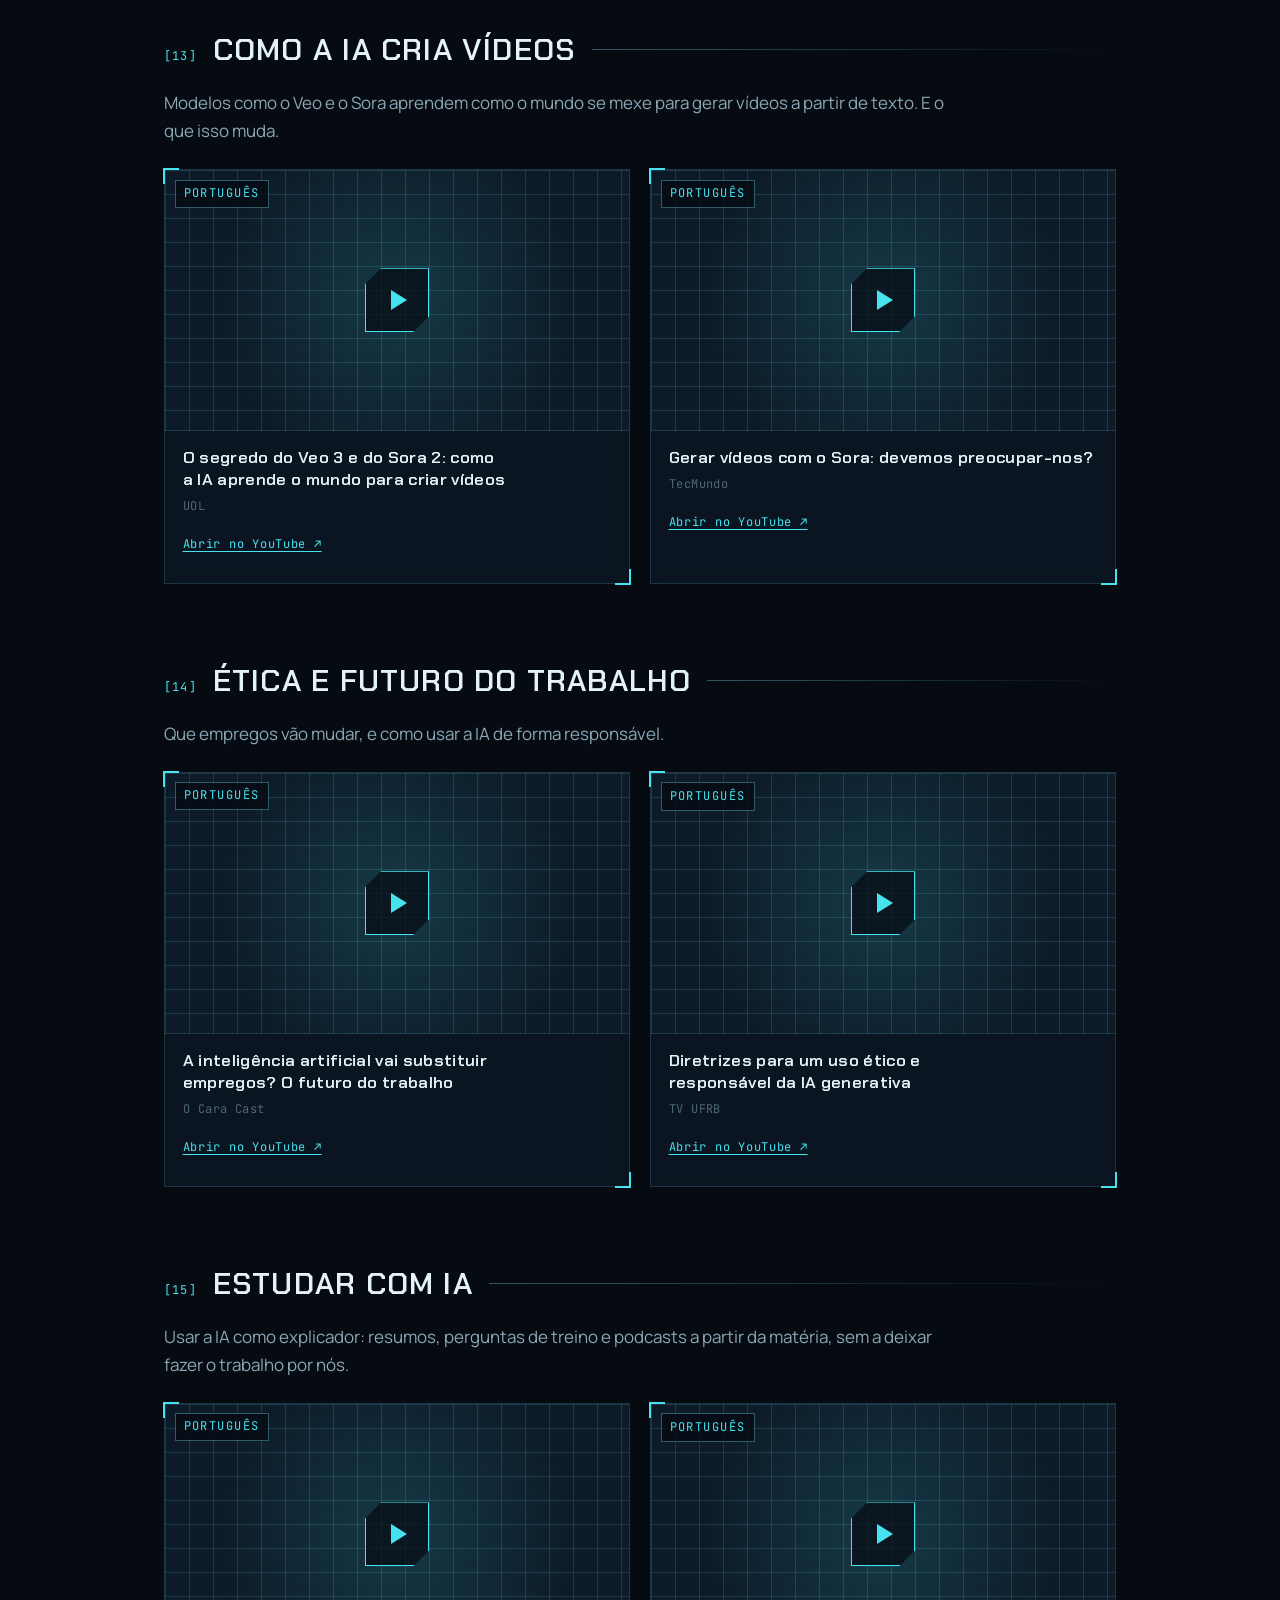
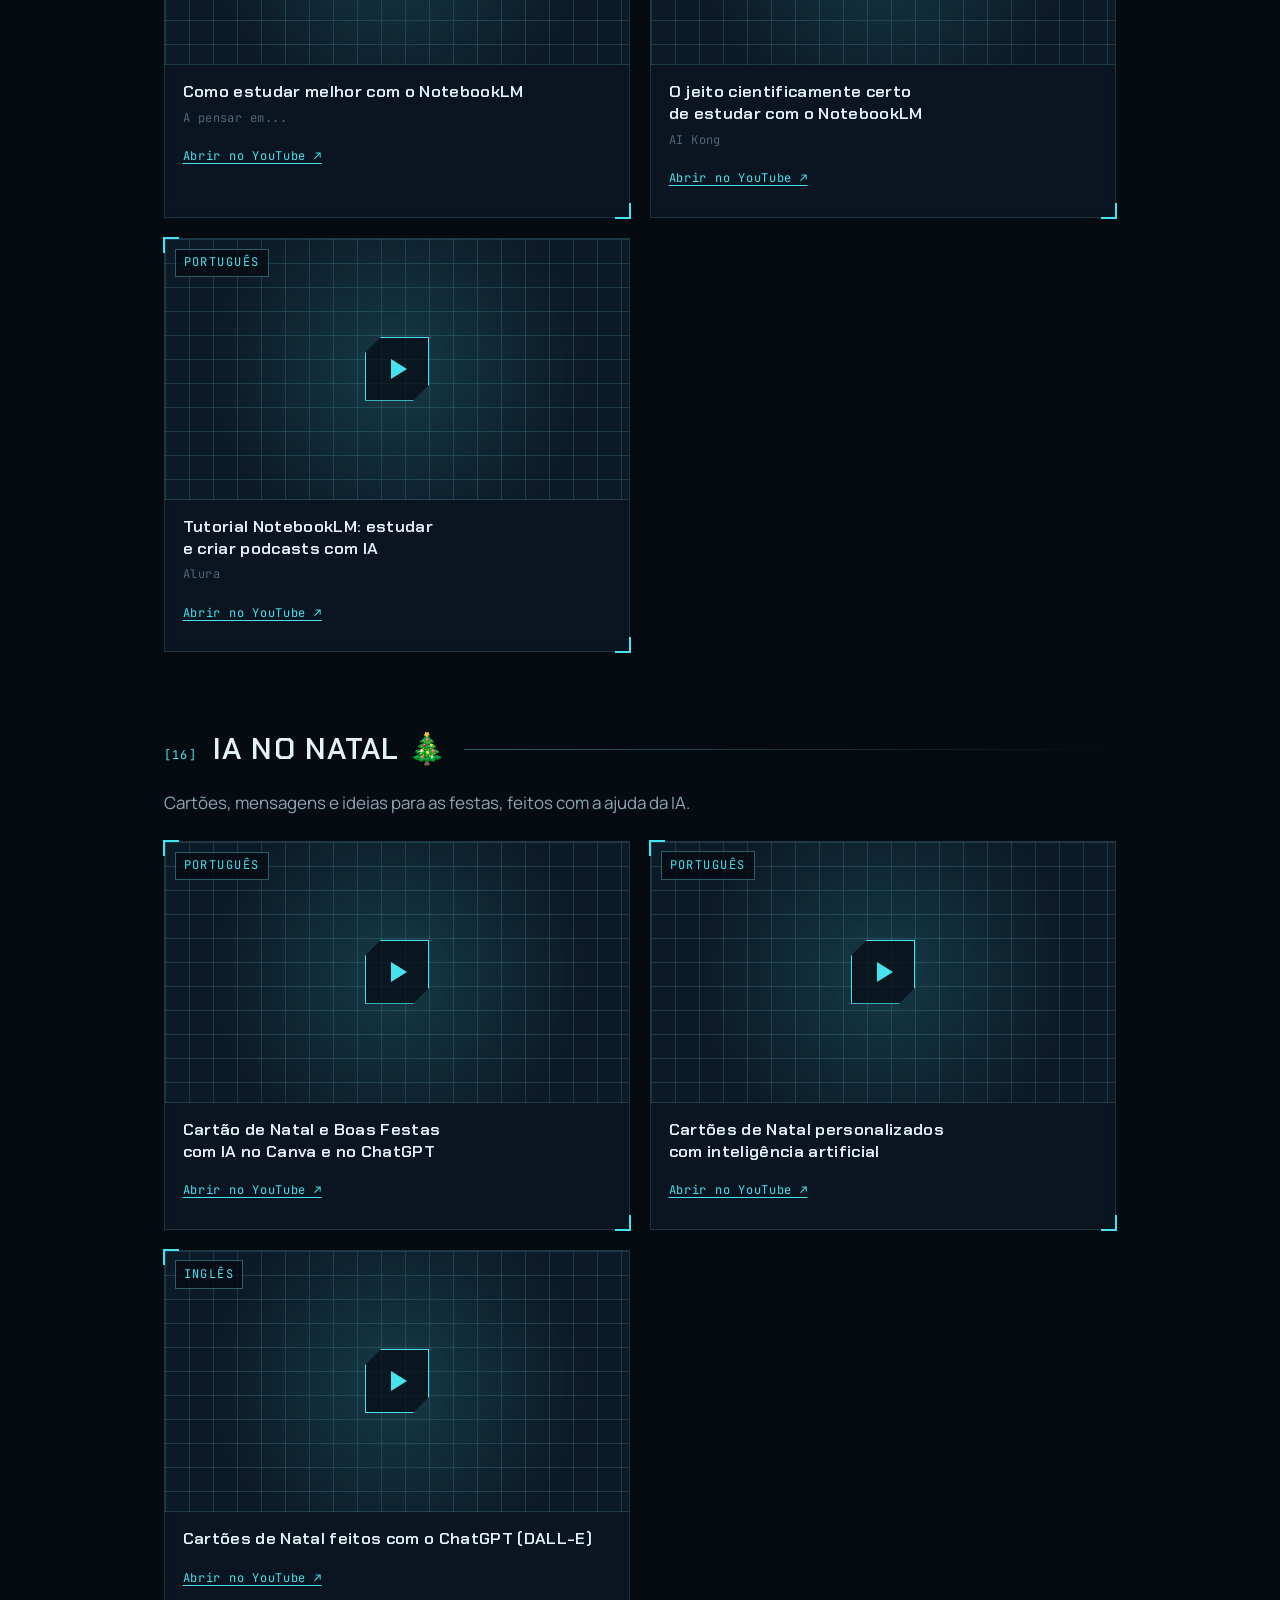
<file: videos.html>
<!doctype html>
<html lang="pt-PT">
<head>
<meta charset="utf-8">
<meta name="viewport" content="width=device-width, initial-scale=1, viewport-fit=cover">
<title>Vídeos · Ricardo Santos</title>
<meta name="claude:viewport-fit-sides" content="cover">
<link rel="apple-touch-icon" href="apple-touch-icon.png">
<link rel="icon" type="image/png" sizes="32x32" href="favicon-32.png">
<link rel="manifest" href="manifest.json">
<meta name="apple-mobile-web-app-title" content="Ricardo IA">
<meta name="theme-color" content="#060b12">
<link rel="preconnect" href="https://fonts.googleapis.com">
<link rel="preconnect" href="https://fonts.gstatic.com" crossorigin>
<link rel="stylesheet" href="https://fonts.googleapis.com/css2?family=Chakra+Petch:wght@500;600;700&family=Manrope:wght@400;500;600&family=JetBrains+Mono:wght@400;500&display=swap">
<style>
/* Layout: a single dark HUD (heads-up display). Grid floor in the background, a framed console hero with an ID panel,
   then modules (Sobre, Interesses, Diário) laid out like system panels. Deliberately dark-only. */
:root {
  color-scheme: dark;
  --bg: #060b12;
  --bg-2: #0a1320;
  --panel: rgba(13, 26, 40, 0.72);
  --panel-solid: #0d1a28;
  --ink: #e4f3f7;
  --muted: #8ba7b4;
  --dim: #4f6877;
  --line: rgba(110, 220, 235, 0.16);
  --line-strong: rgba(110, 220, 235, 0.38);
  --cyan: #46e3ee;
  --cyan-glow: rgba(70, 227, 238, 0.35);
  --amber: #ffb547;
  --display: "Chakra Petch", "Segoe UI", system-ui, sans-serif;
  --body: "Manrope", "Segoe UI", system-ui, sans-serif;
  --mono: "JetBrains Mono", ui-monospace, "Cascadia Mono", Menlo, monospace;
}

* { box-sizing: border-box; }
html { scroll-behavior: smooth; background: var(--bg); }
@media (prefers-reduced-motion: reduce) { html { scroll-behavior: auto; } }
body {
  background:
    radial-gradient(60rem 30rem at 85% -5%, rgba(70, 227, 238, 0.12), transparent 60%),
    radial-gradient(40rem 26rem at -10% 30%, rgba(255, 181, 71, 0.05), transparent 60%),
    linear-gradient(var(--bg), var(--bg-2));
  background-attachment: fixed;
  color: var(--ink);
  font-family: var(--body);
  font-size: 1.0625rem;
  line-height: 1.65;
  min-height: 100vh;
  position: relative;
}
/* grid floor */
#net { position: fixed; inset: 0; width: 100%; height: 100%; z-index: 0; pointer-events: none; opacity: 0.9; }
body::after {
  content: ""; position: fixed; inset: 0; pointer-events: none; z-index: 0;
  background-image:
    linear-gradient(var(--line) 1px, transparent 1px),
    linear-gradient(90deg, var(--line) 1px, transparent 1px);
  background-size: 48px 48px;
  mask-image: radial-gradient(ellipse at 50% 0%, #000 0%, transparent 75%);
  -webkit-mask-image: radial-gradient(ellipse at 50% 0%, #000 0%, transparent 75%);
  opacity: 0.55;
}
body::before {
  content: ""; position: fixed; inset: 0 0 auto;
  height: env(safe-area-inset-top, 0px); z-index: 10; background: var(--bg);
}
.inner {
  position: relative; z-index: 1;
  max-width: 62rem; margin: 0 auto;
  padding-left: max(20px, env(safe-area-inset-left, 0px));
  padding-right: max(20px, env(safe-area-inset-right, 0px));
}
h1, h2, h3 { font-family: var(--display); margin: 0; text-wrap: balance; }
p { margin: 0; }
a { color: var(--cyan); text-underline-offset: 3px; }
a:focus-visible { outline: 2px solid var(--cyan); outline-offset: 3px; }
.mono { font-family: var(--mono); }
.label {
  font-family: var(--mono); font-size: 0.72rem; letter-spacing: 0.14em;
  text-transform: uppercase; color: var(--muted);
}

/* framed panel with corner brackets */
.frame { position: relative; border: 1px solid var(--line); background: var(--panel); backdrop-filter: blur(6px); -webkit-backdrop-filter: blur(6px); }
.frame::before, .frame::after {
  content: ""; position: absolute; width: 14px; height: 14px; border: 2px solid var(--cyan); pointer-events: none;
}
.frame::before { top: -2px; left: -2px; border-right: 0; border-bottom: 0; }
.frame::after { bottom: -2px; right: -2px; border-left: 0; border-top: 0; }

/* ---------- Top bar ---------- */
.topbar { position: sticky; top: env(safe-area-inset-top, 0px); z-index: 5; background: rgba(6, 11, 18, 0.82); backdrop-filter: blur(8px); -webkit-backdrop-filter: blur(8px); border-bottom: 1px solid var(--line); }
.topbar .inner { display: flex; align-items: center; justify-content: space-between; gap: 1rem; }
.brand { font-family: var(--display); font-weight: 700; letter-spacing: 0.08em; font-size: 0.95rem; display: flex; align-items: center; gap: 0.55rem; white-space: nowrap; }
.brand i { width: 8px; height: 8px; background: var(--cyan); box-shadow: 0 0 10px var(--cyan); display: inline-block; transform: rotate(45deg); }
.nav { display: flex; overflow-x: auto; scrollbar-width: none; }
.nav a {
  font-family: var(--mono); font-size: 0.72rem; letter-spacing: 0.12em; text-transform: uppercase;
  color: var(--muted); text-decoration: none; white-space: nowrap; padding: 1rem 0.75rem;
  border-bottom: 2px solid transparent;
}
.nav a:hover { color: var(--cyan); border-bottom-color: var(--cyan); }

/* ---------- Hero ---------- */
.hero .inner { padding-block: 4.5rem 4rem; }
.console { padding: 2.5rem 2.25rem; display: grid; grid-template-columns: minmax(0, 1.45fr) minmax(0, 1fr); gap: 2.5rem; align-items: center; }
.hero-text { display: flex; flex-direction: column; gap: 1.2rem; min-width: 0; }
.sys { font-family: var(--mono); font-size: 0.75rem; letter-spacing: 0.1em; color: var(--muted); display: flex; flex-wrap: wrap; gap: 0.4rem 1.2rem; }
.sys b { color: var(--cyan); font-weight: 500; }
h1 {
  font-size: clamp(2.8rem, 8vw, 5rem); font-weight: 700; line-height: 0.95; letter-spacing: -0.01em;
  text-transform: uppercase;
  background: linear-gradient(100deg, #ffffff 0%, #c9f7fa 45%, var(--cyan) 100%);
  -webkit-background-clip: text; background-clip: text; color: transparent;
  text-shadow: 0 0 40px rgba(70, 227, 238, 0.15);
}
.role { font-family: var(--display); font-size: clamp(1.15rem, 2.4vw, 1.45rem); font-weight: 600; color: var(--cyan); letter-spacing: 0.04em; text-transform: uppercase; }
.intro { color: var(--ink); opacity: 0.86; max-width: 30em; font-size: 1.1rem; }
.prompt { font-family: var(--mono); font-size: 0.9rem; color: var(--muted); }
.prompt span { color: var(--cyan); }
.cursor { display: inline-block; width: 0.55em; height: 1.05em; background: var(--cyan); vertical-align: -0.15em; margin-left: 0.15em; }
@media (prefers-reduced-motion: no-preference) { .cursor { animation: blink 1.1s steps(1) infinite; } }
@keyframes blink { 50% { opacity: 0; } }

/* ID panel */
.idcard {
  justify-self: end; width: 100%; max-width: 20rem;
  border: 1px solid var(--line-strong); background: linear-gradient(160deg, rgba(70,227,238,0.10), rgba(13,26,40,0.9) 55%);
  padding: 1.1rem 1.15rem 1rem; font-family: var(--mono); font-size: 0.8rem;
  display: grid; grid-template-columns: auto 1fr; gap: 0.4rem 1rem;
  position: relative; overflow: hidden;
  box-shadow: 0 0 0 1px rgba(70,227,238,0.05), 0 20px 50px -20px rgba(70,227,238,0.35);
}
.idcard .head {
  grid-column: 1 / -1; display: flex; justify-content: space-between; gap: 1rem;
  padding-bottom: 0.55rem; margin-bottom: 0.25rem; border-bottom: 1px dashed var(--line-strong);
  font-size: 0.68rem; letter-spacing: 0.14em; text-transform: uppercase; color: var(--cyan);
}
.idcard dt { color: var(--dim); text-transform: uppercase; letter-spacing: 0.08em; font-size: 0.66rem; padding-top: 0.2rem; }
.idcard dd { margin: 0; color: var(--ink); }
.status { color: var(--amber); }
.status::before { content: ""; display: inline-block; width: 7px; height: 7px; border-radius: 50%; background: var(--amber); box-shadow: 0 0 8px var(--amber); margin-right: 0.45rem; vertical-align: 0.1em; }
.meter { grid-column: 1 / -1; margin-top: 0.6rem; display: flex; flex-direction: column; gap: 0.35rem; }
.meter .row { display: flex; justify-content: space-between; font-size: 0.66rem; letter-spacing: 0.1em; text-transform: uppercase; color: var(--muted); }
.bar { height: 6px; background: rgba(110,220,235,0.12); position: relative; overflow: hidden; }
.bar i { position: absolute; inset: 0 auto 0 0; width: 100%; background: linear-gradient(90deg, var(--cyan), #9ff6fb); box-shadow: 0 0 10px var(--cyan); }
.barcode {
  grid-column: 1 / -1; height: 30px; margin-top: 0.6rem; opacity: 0.75;
  background: repeating-linear-gradient(90deg,
    var(--cyan) 0 2px, transparent 2px 4px, var(--cyan) 4px 5px, transparent 5px 8px,
    var(--cyan) 8px 11px, transparent 11px 12px, var(--cyan) 12px 13px, transparent 13px 17px,
    var(--cyan) 17px 18px, transparent 18px 21px);
}
.serial { grid-column: 1 / -1; text-align: center; font-size: 0.64rem; letter-spacing: 0.34em; color: var(--dim); }
.scan { position: absolute; left: 0; right: 0; height: 40%; top: -40%; pointer-events: none;
  background: linear-gradient(180deg, transparent, rgba(70,227,238,0.10), transparent); }
@media (prefers-reduced-motion: no-preference) { .scan { animation: scan 4.5s linear infinite; } }
@keyframes scan { to { top: 100%; } }

/* ---------- Modules ---------- */
main .inner { padding-block: 1rem 4rem; display: flex; flex-direction: column; gap: 4.5rem; }
section { scroll-margin-top: 4.5rem; display: flex; flex-direction: column; gap: 1.5rem; }
.sec-head { display: flex; align-items: baseline; gap: 1rem; flex-wrap: wrap; }
.sec-head .idx { font-family: var(--mono); font-size: 0.75rem; color: var(--cyan); letter-spacing: 0.1em; }
.sec-head h2 { font-size: clamp(1.5rem, 3.2vw, 1.9rem); font-weight: 600; text-transform: uppercase; letter-spacing: 0.04em; }
.sec-head .rule { flex: 1 1 4rem; height: 1px; background: linear-gradient(90deg, var(--line-strong), transparent); align-self: center; min-width: 2rem; }

.about { padding: 2rem 2rem 1.75rem; display: grid; grid-template-columns: minmax(0, 1.6fr) minmax(0, 1fr); gap: 2rem; }
.prose { display: flex; flex-direction: column; gap: 1rem; max-width: 36em; }
.prose p:first-child { font-size: 1.15rem; }
.facts { display: flex; flex-direction: column; border-left: 1px solid var(--line); }
.facts div { padding: 0.6rem 0 0.6rem 1.25rem; display: flex; flex-direction: column; gap: 0.1rem; }
.facts div + div { border-top: 1px solid var(--line); }
.facts strong { font-family: var(--display); font-weight: 600; font-size: 1.15rem; letter-spacing: 0.02em; }

.interests { list-style: none; margin: 0; padding: 0; display: grid; grid-template-columns: repeat(auto-fill, minmax(14.5rem, 1fr)); gap: 1rem; }
.interests li {
  padding: 1.25rem 1.2rem; display: grid; grid-template-columns: auto minmax(0, 1fr); gap: 0.25rem 1rem; align-items: start;
  transition: border-color .25s ease, box-shadow .25s ease, transform .25s ease;
}
.interests li:hover { border-color: var(--line-strong); box-shadow: 0 0 24px -6px var(--cyan-glow); }
@media (prefers-reduced-motion: no-preference) { .interests li:hover { transform: translateY(-2px); } }
.icon { grid-row: span 2; width: 2.6rem; height: 2.6rem; display: grid; place-items: center; color: var(--cyan);
  border: 1px solid var(--line-strong); background: rgba(70,227,238,0.06); clip-path: polygon(25% 0, 100% 0, 100% 75%, 75% 100%, 0 100%, 0 25%); }
.icon svg { width: 1.3rem; height: 1.3rem; fill: none; stroke: currentColor; stroke-width: 1.7; stroke-linecap: round; stroke-linejoin: round; }
.interests h3 { font-size: 1.1rem; font-weight: 600; letter-spacing: 0.03em; text-transform: uppercase; }
.interests p { color: var(--muted); font-size: 0.94rem; line-height: 1.5; }

.log { list-style: none; margin: 0; padding: 0; display: flex; flex-direction: column; }
.log li { display: grid; grid-template-columns: 7rem 1.5rem minmax(0, 1fr); gap: 0 1rem; position: relative; padding-bottom: 1.6rem; }
.log li::before { content: ""; position: absolute; left: calc(7rem + 1rem + 0.75rem - 1px); top: 1rem; bottom: 0; width: 2px;
  background: linear-gradient(var(--cyan), rgba(70,227,238,0.15)); }
.log li:last-child { padding-bottom: 0; }
.log li:last-child::before { display: none; }
.log .when { font-family: var(--mono); font-size: 0.75rem; color: var(--muted); letter-spacing: 0.04em; padding-top: 0.22rem; font-variant-numeric: tabular-nums; }
.node { width: 12px; height: 12px; margin: 0.45rem auto 0; background: var(--cyan); transform: rotate(45deg); box-shadow: 0 0 12px var(--cyan); position: relative; z-index: 1; }
.log .what { display: flex; flex-direction: column; gap: 0.15rem; }
.log b { font-weight: 600; }
.log .what p { color: var(--muted); font-size: 0.97rem; }
.log li.next .node { background: transparent; border: 1.5px dashed var(--amber); box-shadow: none; }
.log li.next .when { color: var(--amber); }
.log li.next b { color: var(--muted); }

/* Videos */
.videos { display: grid; grid-template-columns: repeat(auto-fill, minmax(20rem, 1fr)); gap: 1.25rem; }
.video { display: flex; flex-direction: column; min-width: 0; }
.screen {
  position: relative; aspect-ratio: 16 / 9; max-width: 100%; overflow: hidden;
  background:
    linear-gradient(var(--line) 1px, transparent 1px) 0 0 / 24px 24px,
    linear-gradient(90deg, var(--line) 1px, transparent 1px) 0 0 / 24px 24px,
    radial-gradient(circle at 50% 50%, rgba(70,227,238,0.18), var(--panel-solid) 70%);
  border-bottom: 1px solid var(--line);
  display: block; color: var(--ink); text-decoration: none; cursor: pointer;
}
.screen img { position: absolute; inset: 0; width: 100%; height: 100%; object-fit: cover; opacity: 0.8; transition: opacity .25s ease; }
.screen:hover img { opacity: 1; }
.screen iframe { position: absolute; inset: 0; width: 100%; height: 100%; border: 0; }
.play {
  position: absolute; left: 50%; top: 50%; width: 4rem; height: 4rem; margin: -2rem 0 0 -2rem;
  display: grid; place-items: center; border: 1px solid var(--cyan); background: rgba(6,11,18,0.7);
  clip-path: polygon(25% 0, 100% 0, 100% 75%, 75% 100%, 0 100%, 0 25%);
  box-shadow: 0 0 20px var(--cyan-glow); transition: background .2s ease;
}
.play::before { content: ""; border-left: 16px solid var(--cyan); border-top: 10px solid transparent; border-bottom: 10px solid transparent; margin-left: 4px; }
.screen:hover .play { background: rgba(70,227,238,0.18); }
.screen:focus-visible { outline: 2px solid var(--cyan); outline-offset: -2px; }
.lang { position: absolute; top: 0.6rem; left: 0.6rem; font-family: var(--mono); font-size: 0.66rem; letter-spacing: 0.12em; text-transform: uppercase; padding: 0.2rem 0.5rem; background: rgba(6,11,18,0.8); border: 1px solid var(--line-strong); color: var(--cyan); }
.vmeta { padding: 1rem 1.1rem 1.1rem; display: flex; flex-direction: column; gap: 0.35rem; }
.vmeta h3 { font-size: 1.05rem; font-weight: 600; letter-spacing: 0.02em; line-height: 1.3; }
.vmeta p { color: var(--muted); font-size: 0.93rem; line-height: 1.5; }
.vmeta a { font-family: var(--mono); font-size: 0.75rem; letter-spacing: 0.06em; margin-top: 0.2rem; }

footer { position: relative; z-index: 1; border-top: 1px solid var(--line); background: rgba(6,11,18,0.7); }
footer .inner { padding-block: 1.5rem; display: flex; flex-wrap: wrap; justify-content: space-between; align-items: center; gap: 0.75rem; }
footer a { font-family: var(--mono); font-size: 0.8rem; }

/* ---------- Responsive ---------- */
@media (max-width: 780px) {
  .console { grid-template-columns: 1fr; padding: 1.75rem 1.4rem; gap: 2rem; }
  .idcard { justify-self: start; }
  .about { grid-template-columns: 1fr; padding: 1.5rem 1.4rem; }
  .facts { border-left: 0; border-top: 1px solid var(--line); }
  .facts div { padding-left: 0; }
  .hero .inner { padding-block: 2.5rem 2.5rem; }
  main .inner { gap: 3.25rem; }
  .topbar .brand span { display: none; }
}
@media (max-width: 480px) {
  .log li { grid-template-columns: 1.5rem minmax(0, 1fr); }
  .log li::before { left: calc(0.75rem - 1px); }
  .log .when { grid-column: 2; grid-row: 1; padding-top: 0; }
  .log .node { grid-column: 1; grid-row: 1 / span 2; }
  .log .what { grid-column: 2; }
}

/* ===== v2: navegação e páginas ===== */
.nav a.on { color: var(--cyan); border-bottom-color: var(--cyan); }
.hero.compact .inner { padding-block: 3rem 2.5rem; }
.page-hero { padding: 2rem 2.25rem; display: flex; flex-direction: column; gap: 1rem; }
.page-hero h1 { font-size: clamp(2.2rem, 6vw, 3.4rem); }
.chips { display: flex; flex-wrap: wrap; gap: 0.5rem; }
.chips a, .chips button {
  font-family: var(--mono); font-size: 0.72rem; letter-spacing: 0.08em; text-transform: uppercase; text-decoration: none;
  color: var(--ink); padding: 0.45rem 0.75rem; border: 1px solid var(--line-strong); background: rgba(70,227,238,0.04);
  cursor: pointer; transition: background .2s ease, color .2s ease, border-color .2s ease; }
.chips a:hover, .chips button:hover { background: rgba(70,227,238,0.15); color: var(--cyan); }
.chips button[aria-pressed="true"] { background: var(--cyan); color: #04121a; border-color: var(--cyan); }
.btn { display: inline-flex; align-items: center; gap: 0.5rem; align-self: flex-start; font-family: var(--mono); font-size: 0.78rem;
  letter-spacing: 0.1em; text-transform: uppercase; text-decoration: none; color: #04121a; background: var(--cyan);
  padding: 0.7rem 1.1rem; clip-path: polygon(0 0, calc(100% - 10px) 0, 100% 10px, 100% 100%, 10px 100%, 0 calc(100% - 10px)); }
.btn:hover { background: #9ff6fb; }
.btn.ghost { color: var(--cyan); background: transparent; border: 1px solid var(--cyan); clip-path: none; }
.btn.ghost:hover { background: rgba(70,227,238,0.12); }

/* Atalhos */
.shortcuts { display: grid; grid-template-columns: repeat(auto-fill, minmax(13.5rem, 1fr)); gap: 1rem; }
.shortcut { padding: 1.25rem 1.2rem; display: flex; flex-direction: column; gap: 0.45rem; text-decoration: none; color: var(--ink);
  transition: border-color .25s ease, box-shadow .25s ease, transform .25s ease; }
.shortcut:hover { border-color: var(--line-strong); box-shadow: 0 0 24px -6px var(--cyan-glow); }
@media (prefers-reduced-motion: no-preference) { .shortcut:hover { transform: translateY(-2px); } }
.shortcut .k { font-family: var(--mono); font-size: 0.7rem; letter-spacing: 0.12em; color: var(--cyan); text-transform: uppercase; }
.shortcut h3 { font-size: 1.15rem; font-weight: 600; text-transform: uppercase; letter-spacing: 0.03em; }
.shortcut p { color: var(--muted); font-size: 0.93rem; line-height: 1.5; }
.shortcut .go { margin-top: auto; font-family: var(--mono); font-size: 0.75rem; color: var(--cyan); }

/* Estatísticas */
.stats { display: grid; grid-template-columns: repeat(auto-fit, minmax(9rem, 1fr)); gap: 1rem; }
.stat { padding: 1rem 1.1rem; display: flex; flex-direction: column; gap: 0.15rem; }
.stat strong { font-family: var(--display); font-size: 2rem; line-height: 1; color: var(--cyan); font-variant-numeric: tabular-nums; }
.stat span { font-family: var(--mono); font-size: 0.7rem; letter-spacing: 0.1em; text-transform: uppercase; color: var(--muted); }

/* Automações ativas */
.auto { width: 100%; border-collapse: collapse; font-size: 0.95rem; }
.auto th, .auto td { text-align: left; padding: 0.7rem 0.9rem; border-bottom: 1px solid var(--line); vertical-align: top; }
.auto th { font-family: var(--mono); font-size: 0.68rem; letter-spacing: 0.12em; text-transform: uppercase; color: var(--muted); font-weight: 500; }
.auto td:first-child { font-family: var(--mono); font-size: 0.82rem; color: var(--cyan); white-space: nowrap; }
.auto td:last-child { color: var(--muted); font-size: 0.85rem; white-space: nowrap; }
.auto tr:last-child td { border-bottom: 0; }
.auto-wrap { padding: 0.4rem 0.4rem; overflow-x: auto; }
@media (max-width: 560px) { .auto td:last-child, .auto th:last-child { display: none; } .auto td:first-child { white-space: normal; } }

/* Diário */
.tag { font-family: var(--mono); font-size: 0.62rem; letter-spacing: 0.1em; text-transform: uppercase; padding: 0.12rem 0.45rem;
  border: 1px solid var(--line-strong); color: var(--muted); margin-left: 0.5rem; vertical-align: 0.15em; white-space: nowrap; }
.day { border: 1px solid var(--line); background: var(--panel); }
.day + .day { margin-top: 0.9rem; }
.day > summary { list-style: none; cursor: pointer; padding: 1rem 1.2rem; display: flex; align-items: center; gap: 1rem; }
.day > summary::-webkit-details-marker { display: none; }
.day > summary::before { content: "+"; font-family: var(--mono); color: var(--cyan); width: 1rem; }
.day[open] > summary::before { content: "−"; }
.day > summary h3 { font-size: 1.05rem; font-weight: 600; letter-spacing: 0.04em; text-transform: uppercase; }
.day > summary .count { margin-left: auto; font-family: var(--mono); font-size: 0.72rem; color: var(--muted); letter-spacing: 0.08em; }
.day .log { padding: 0.4rem 1.2rem 1.3rem; }
.log.simple li { grid-template-columns: 1.5rem minmax(0, 1fr); }
.log.simple li::before { left: calc(0.75rem - 1px); }
.log li[hidden] { display: none; }
.next-card { padding: 1.1rem 1.2rem; border: 1px dashed var(--amber); display: flex; flex-direction: column; gap: 0.2rem; }
.next-card .label { color: var(--amber); }

/* Aprender */
.steps { list-style: none; margin: 0; padding: 0; display: grid; grid-template-columns: repeat(auto-fill, minmax(11rem, 1fr)); gap: 1rem; }
.steps li { padding: 1.1rem 1.1rem; display: flex; flex-direction: column; gap: 0.35rem; }
.steps .n { font-family: var(--display); font-size: 1.8rem; color: var(--cyan); line-height: 1; }
.steps li.proximo { border-style: dashed; border-color: var(--amber); }
.steps li.proximo .n { color: var(--amber); }
.steps h3 { font-size: 1rem; font-weight: 600; text-transform: uppercase; letter-spacing: 0.03em; }
.steps p { color: var(--muted); font-size: 0.9rem; line-height: 1.5; }
.steps .st { font-family: var(--mono); font-size: 0.66rem; letter-spacing: 0.12em; text-transform: uppercase; color: var(--cyan); margin-top: auto; }
.steps li.proximo .st { color: var(--amber); }
.gloss { display: grid; grid-template-columns: repeat(auto-fill, minmax(18rem, 1fr)); gap: 0.8rem; margin: 0; }
.gloss div { padding: 1rem 1.1rem; }
.gloss dt { font-family: var(--display); font-weight: 600; font-size: 1.05rem; color: var(--cyan); text-transform: uppercase; letter-spacing: 0.03em; }
.gloss dd { margin: 0.25rem 0 0; color: var(--muted); font-size: 0.93rem; line-height: 1.55; }
.tips { list-style: none; margin: 0; padding: 0; display: grid; grid-template-columns: repeat(auto-fill, minmax(15rem, 1fr)); gap: 0.8rem; counter-reset: tip; }
.tips li { padding: 1rem 1.1rem 1rem 3.2rem; position: relative; }
.tips li::before { counter-increment: tip; content: counter(tip, decimal-leading-zero); position: absolute; left: 1rem; top: 1rem;
  font-family: var(--mono); font-size: 0.8rem; color: var(--cyan); }
.tips b { display: block; font-family: var(--display); text-transform: uppercase; letter-spacing: 0.03em; }
.tips span { color: var(--muted); font-size: 0.92rem; line-height: 1.5; }
.compare { display: grid; grid-template-columns: 1fr 1fr; gap: 1rem; }
.compare > div { padding: 1.1rem 1.2rem; display: flex; flex-direction: column; gap: 0.5rem; }
.compare .bad { border-color: rgba(255,120,120,0.35); }
.compare .good { border-color: var(--line-strong); }
.compare code { font-family: var(--mono); font-size: 0.85rem; color: var(--ink); white-space: pre-wrap; line-height: 1.55; }
@media (max-width: 680px) { .compare { grid-template-columns: 1fr; } }

/* Vídeos */
.vgroup-intro { color: var(--muted); max-width: 46em; margin-top: -0.6rem; }
.vmeta .who { font-family: var(--mono); font-size: 0.72rem; color: var(--dim); letter-spacing: 0.04em; }
.subhead { font-family: var(--mono); font-size: 0.78rem; letter-spacing: 0.14em; text-transform: uppercase; color: var(--amber); }

/* Ferramentas (herdado) */
.tools-hero { grid-template-columns: 1fr; }
.legend { display: flex; flex-wrap: wrap; gap: 0.5rem; }
.pill { font-family: var(--mono); font-size: 0.66rem; letter-spacing: 0.12em; text-transform: uppercase; padding: 0.22rem 0.55rem; border: 1px solid; white-space: nowrap; }
.pill.use { color: var(--cyan); border-color: var(--cyan); background: rgba(70,227,238,0.08); }
.pill.learn { color: var(--amber); border-color: var(--amber); background: rgba(255,181,71,0.08); }
.pill.explore { color: var(--muted); border-color: var(--dim); }
.tools { list-style: none; margin: 0; padding: 0; display: grid; grid-template-columns: repeat(auto-fill, minmax(17rem, 1fr)); gap: 1rem; }
.tool { padding: 1.25rem 1.2rem 1.1rem; display: flex; flex-direction: column; gap: 0.4rem; min-width: 0; transition: border-color .25s ease, box-shadow .25s ease; }
.tool:hover { border-color: var(--line-strong); box-shadow: 0 0 24px -6px var(--cyan-glow); }
.tool-top { display: flex; justify-content: space-between; align-items: flex-start; gap: 0.75rem; }
.tool h3 { font-size: 1.2rem; font-weight: 600; letter-spacing: 0.03em; text-transform: uppercase; min-width: 0; }
.maker { font-family: var(--mono); font-size: 0.72rem; letter-spacing: 0.06em; color: var(--dim); }
.tool p { color: var(--muted); font-size: 0.95rem; line-height: 1.55; flex: 1; }
.tool .links { display: flex; flex-wrap: wrap; gap: 0.4rem 1.1rem; margin-top: 0.3rem; }
.tool .links a { font-family: var(--mono); font-size: 0.75rem; letter-spacing: 0.04em; overflow-wrap: anywhere; }
.tool .links a.tut { color: var(--amber); }
@media (max-width: 780px) { .page-hero { padding: 1.6rem 1.4rem; } }
</style>
<meta name="description" content="81 vídeos escolhidos sobre IA: fundamentos, agentes, RAG, IA local, criar apps e tutoriais por ferramenta.">
<meta property="og:type" content="website">
<meta property="og:locale" content="pt_PT">
<meta property="og:site_name" content="Ricardo Santos">
<meta property="og:title" content="Vídeos · Ricardo Santos">
<meta property="og:description" content="81 vídeos escolhidos sobre IA: fundamentos, agentes, RAG, IA local, criar apps e tutoriais por ferramenta.">
<meta property="og:url" content="https://ricardosantos1984.github.io/videos.html">
<meta property="og:image" content="https://ricardosantos1984.github.io/og.png">
<meta property="og:image:width" content="1200">
<meta property="og:image:height" content="630">
<meta property="og:image:alt" content="Ricardo Santos, técnico de informática em Tomar">
<meta name="twitter:card" content="summary_large_image">
<link rel="stylesheet" href="melhorias.css?v=2">
</head>
<body style="margin:0">

<canvas id="net" aria-hidden="true"></canvas>

<header class="topbar">
  <div class="inner">
    <a class="brand" href="./" style="color:inherit;text-decoration:none"><i></i>RS<span>&nbsp;// Ricardo Santos</span></a>
    <nav class="nav" aria-label="Páginas">
      <a href="./">Início</a>
      <a href="diario.html">Diário</a>
      <a href="aprender.html">Aprender IA</a>
      <a class="on" href="videos.html" aria-current="page">Vídeos</a>
      <a href="ferramentas.html">Ferramentas</a>
      <a href="estacao.html">Estação</a>
    </nav>
  </div>
</header>

<div class="hero compact">
  <div class="inner">
    <div class="page-hero frame">
      <div class="sys"><span>MOD <b>vídeos</b></span><span>VÍDEOS <b>81</b></span><span>TEMAS <b>18</b></span><span>FERRAMENTAS <b>13</b></span></div>
      <h1>Vídeos de IA</h1>
      <p class="intro">Vídeos para aprender IA, quase todos em português. Escolhe um tema ou uma ferramenta para saltar diretamente para os vídeos.</p>
      <span class="subhead">Por tema</span>
      <nav class="chips" aria-label="Temas">
        <a href="#fundamentos">Fundamentos da IA</a>
        <a href="#prompts">Escrever bons prompts</a>
        <a href="#agentes">Agentes de IA</a>
        <a href="#mcp">MCP: ligar a IA às apps</a>
        <a href="#automacao">Automação com n8n</a>
        <a href="#dia-a-dia">IA no dia a dia</a>
        <a href="#imagens">Como a IA cria imagens</a>
        <a href="#rag">RAG: a IA com os teus documentos</a>
        <a href="#seguranca">Usar a IA com segurança</a>
        <a href="#whatsapp-ia">IA no WhatsApp</a>
        <a href="#ia-local">IA no teu computador</a>
        <a href="#vibe-coding">Criar apps com IA</a>
        <a href="#videos-ia">Como a IA cria vídeos</a>
        <a href="#etica">Ética e futuro do trabalho</a>
        <a href="#estudar">Estudar com IA</a>
        <a href="#natal-ia">IA no Natal 🎄</a>
        <a href="#faturas-ia">Ler faturas e talões com IA</a>
        <a href="#pwa">Apps no telemóvel sem loja (PWA)</a>
      </nav>
      <span class="subhead">Por ferramenta</span>
      <nav class="chips" aria-label="Ferramentas">
        <a href="#claude">Claude</a>
        <a href="#chatgpt">ChatGPT</a>
        <a href="#gemini">Gemini</a>
        <a href="#copilot">Copilot</a>
        <a href="#perplexity">Perplexity</a>
        <a href="#notebooklm">NotebookLM</a>
        <a href="#ifttt">IFTTT</a>
        <a href="#n8n">n8n</a>
        <a href="#github-pages">GitHub Pages</a>
        <a href="#ai-studio">Google AI Studio</a>
        <a href="#docker">Docker</a>
        <a href="#supabase">Supabase</a>
        <a href="#canva">Canva</a>
      </nav>
    </div>
  </div>
</div>
<main>
  <div class="inner">
    <section id="fundamentos" aria-labelledby="fundamentos-t">
      <div class="sec-head"><span class="idx">[01]</span><h2 id="fundamentos-t">Fundamentos da IA</h2><span class="rule"></span></div>
      <p class="vgroup-intro">O que é a IA, como funcionam os modelos de linguagem (LLM) e as redes neurais.</p>
      <div class="videos">
        <article class="video frame">
          <a class="screen" data-yt="HNBtdyMjxKU" href="https://www.youtube.com/watch?v=HNBtdyMjxKU" target="_blank" rel="noopener" aria-label="Ver: Inteligência Artificial explicada em 11 minutos">
            <img src="https://i.ytimg.com/vi/HNBtdyMjxKU/hqdefault.jpg" alt="" loading="lazy" onerror="this.remove()">
            <span class="lang">Português</span><span class="play"></span>
          </a>
          <div class="vmeta">
            <h3>Inteligência Artificial explicada em 11 minutos</h3>
            <span class="who">Bruno Picinini</span>
            <a href="https://www.youtube.com/watch?v=HNBtdyMjxKU" target="_blank" rel="noopener">Abrir no YouTube ↗</a>
          </div>
        </article>
        <article class="video frame">
          <a class="screen" data-yt="_7j-fTium14" href="https://www.youtube.com/watch?v=_7j-fTium14" target="_blank" rel="noopener" aria-label="Ver: Introdução à Inteligência Artificial: o que é?">
            <img src="https://i.ytimg.com/vi/_7j-fTium14/hqdefault.jpg" alt="" loading="lazy" onerror="this.remove()">
            <span class="lang">Português</span><span class="play"></span>
          </a>
          <div class="vmeta">
            <h3>Introdução à Inteligência Artificial: o que é?</h3>
            <span class="who">Tu quer saber mais?</span>
            <a href="https://www.youtube.com/watch?v=_7j-fTium14" target="_blank" rel="noopener">Abrir no YouTube ↗</a>
          </div>
        </article>
        <article class="video frame">
          <a class="screen" data-yt="dqTZCknuctk" href="https://www.youtube.com/watch?v=dqTZCknuctk" target="_blank" rel="noopener" aria-label="Ver: LLM: a tecnologia por trás da IA textual">
            <img src="https://i.ytimg.com/vi/dqTZCknuctk/hqdefault.jpg" alt="" loading="lazy" onerror="this.remove()">
            <span class="lang">Português</span><span class="play"></span>
          </a>
          <div class="vmeta">
            <h3>LLM: a tecnologia por trás da IA textual</h3>
            <span class="who">Curso em Vídeo</span>
            <a href="https://www.youtube.com/watch?v=dqTZCknuctk" target="_blank" rel="noopener">Abrir no YouTube ↗</a>
          </div>
        </article>
        <article class="video frame">
          <a class="screen" data-yt="fUQis3gB82s" href="https://www.youtube.com/watch?v=fUQis3gB82s" target="_blank" rel="noopener" aria-label="Ver: O que é um LLM? Como funciona o ChatGPT">
            <img src="https://i.ytimg.com/vi/fUQis3gB82s/hqdefault.jpg" alt="" loading="lazy" onerror="this.remove()">
            <span class="lang">Português</span><span class="play"></span>
          </a>
          <div class="vmeta">
            <h3>O que é um LLM? Como funciona o ChatGPT</h3>
            <span class="who">Café com Inovação</span>
            <a href="https://www.youtube.com/watch?v=fUQis3gB82s" target="_blank" rel="noopener">Abrir no YouTube ↗</a>
          </div>
        </article>
        <article class="video frame">
          <a class="screen" data-yt="aircAruvnKk" href="https://www.youtube.com/watch?v=aircAruvnKk" target="_blank" rel="noopener" aria-label="Ver: But what is a neural network?">
            <img src="https://i.ytimg.com/vi/aircAruvnKk/hqdefault.jpg" alt="" loading="lazy" onerror="this.remove()">
            <span class="lang">Inglês · legendas</span><span class="play"></span>
          </a>
          <div class="vmeta">
            <h3>But what is a neural network?</h3>
            <span class="who">3Blue1Brown</span>
            <a href="https://www.youtube.com/watch?v=aircAruvnKk" target="_blank" rel="noopener">Abrir no YouTube ↗</a>
          </div>
        </article>
      </div>
    </section>

    <section id="prompts" aria-labelledby="prompts-t">
      <div class="sec-head"><span class="idx">[02]</span><h2 id="prompts-t">Escrever bons prompts</h2><span class="rule"></span></div>
      <p class="vgroup-intro">Como pedir as coisas à IA para obter respostas melhores.</p>
      <div class="videos">
        <article class="video frame">
          <a class="screen" data-yt="ATp4Q4UD-c8" href="https://www.youtube.com/watch?v=ATp4Q4UD-c8" target="_blank" rel="noopener" aria-label="Ver: Design de prompt: introdução à engenharia de prompt">
            <img src="https://i.ytimg.com/vi/ATp4Q4UD-c8/hqdefault.jpg" alt="" loading="lazy" onerror="this.remove()">
            <span class="lang">Português</span><span class="play"></span>
          </a>
          <div class="vmeta">
            <h3>Design de prompt: introdução à engenharia de prompt</h3>
            <span class="who">Curso em Vídeo</span>
            <a href="https://www.youtube.com/watch?v=ATp4Q4UD-c8" target="_blank" rel="noopener">Abrir no YouTube ↗</a>
          </div>
        </article>
        <article class="video frame">
          <a class="screen" data-yt="0V6DvowPje0" href="https://www.youtube.com/watch?v=0V6DvowPje0" target="_blank" rel="noopener" aria-label="Ver: Como criar prompts eficazes">
            <img src="https://i.ytimg.com/vi/0V6DvowPje0/hqdefault.jpg" alt="" loading="lazy" onerror="this.remove()">
            <span class="lang">Português</span><span class="play"></span>
          </a>
          <div class="vmeta">
            <h3>Como criar prompts eficazes</h3>
            <span class="who">Curso em Vídeo</span>
            <a href="https://www.youtube.com/watch?v=0V6DvowPje0" target="_blank" rel="noopener">Abrir no YouTube ↗</a>
          </div>
        </article>
        <article class="video frame">
          <a class="screen" data-yt="1VDcke66TRE" href="https://www.youtube.com/watch?v=1VDcke66TRE" target="_blank" rel="noopener" aria-label="Ver: Engenharia de prompt: o guia definitivo">
            <img src="https://i.ytimg.com/vi/1VDcke66TRE/hqdefault.jpg" alt="" loading="lazy" onerror="this.remove()">
            <span class="lang">Português</span><span class="play"></span>
          </a>
          <div class="vmeta">
            <h3>Engenharia de prompt: o guia definitivo</h3>
            <span class="who">Bruno Picinini</span>
            <a href="https://www.youtube.com/watch?v=1VDcke66TRE" target="_blank" rel="noopener">Abrir no YouTube ↗</a>
          </div>
        </article>
      </div>
    </section>

    <section id="agentes" aria-labelledby="agentes-t">
      <div class="sec-head"><span class="idx">[03]</span><h2 id="agentes-t">Agentes de IA</h2><span class="rule"></span></div>
      <p class="vgroup-intro">IA que não só responde, mas também decide e executa tarefas sozinha.</p>
      <div class="videos">
        <article class="video frame">
          <a class="screen" data-yt="wxD8MaD0xXk" href="https://www.youtube.com/watch?v=wxD8MaD0xXk" target="_blank" rel="noopener" aria-label="Ver: Agentes de IA: o que são e como trabalhar com eles">
            <img src="https://i.ytimg.com/vi/wxD8MaD0xXk/hqdefault.jpg" alt="" loading="lazy" onerror="this.remove()">
            <span class="lang">Português</span><span class="play"></span>
          </a>
          <div class="vmeta">
            <h3>Agentes de IA: o que são e como trabalhar com eles</h3>
            <span class="who">Código Fonte TV</span>
            <a href="https://www.youtube.com/watch?v=wxD8MaD0xXk" target="_blank" rel="noopener">Abrir no YouTube ↗</a>
          </div>
        </article>
        <article class="video frame">
          <a class="screen" data-yt="PXChLtAsueU" href="https://www.youtube.com/watch?v=PXChLtAsueU" target="_blank" rel="noopener" aria-label="Ver: Entenda agentes de IA em 5 minutos">
            <img src="https://i.ytimg.com/vi/PXChLtAsueU/hqdefault.jpg" alt="" loading="lazy" onerror="this.remove()">
            <span class="lang">Português</span><span class="play"></span>
          </a>
          <div class="vmeta">
            <h3>Entenda agentes de IA em 5 minutos</h3>
            <span class="who">Aly IA Lab</span>
            <a href="https://www.youtube.com/watch?v=PXChLtAsueU" target="_blank" rel="noopener">Abrir no YouTube ↗</a>
          </div>
        </article>
        <article class="video frame">
          <a class="screen" data-yt="IN-kJqTVgGg" href="https://www.youtube.com/watch?v=IN-kJqTVgGg" target="_blank" rel="noopener" aria-label="Ver: O que são agentes de IA?">
            <img src="https://i.ytimg.com/vi/IN-kJqTVgGg/hqdefault.jpg" alt="" loading="lazy" onerror="this.remove()">
            <span class="lang">Português</span><span class="play"></span>
          </a>
          <div class="vmeta">
            <h3>O que são agentes de IA?</h3>
            <span class="who">Felipe Santos</span>
            <a href="https://www.youtube.com/watch?v=IN-kJqTVgGg" target="_blank" rel="noopener">Abrir no YouTube ↗</a>
          </div>
        </article>
      </div>
    </section>

    <section id="mcp" aria-labelledby="mcp-t">
      <div class="sec-head"><span class="idx">[04]</span><h2 id="mcp-t">MCP: ligar a IA às apps</h2><span class="rule"></span></div>
      <p class="vgroup-intro">O protocolo que liga o Claude ao n8n, ao email e a outras ferramentas.</p>
      <div class="videos">
        <article class="video frame">
          <a class="screen" data-yt="deprLB_y6Ho" href="https://www.youtube.com/watch?v=deprLB_y6Ho" target="_blank" rel="noopener" aria-label="Ver: MCP: o &quot;USB&quot; das IAs">
            <img src="https://i.ytimg.com/vi/deprLB_y6Ho/hqdefault.jpg" alt="" loading="lazy" onerror="this.remove()">
            <span class="lang">Português</span><span class="play"></span>
          </a>
          <div class="vmeta">
            <h3>MCP: o &quot;USB&quot; das IAs</h3>
            <span class="who">Código Fonte TV</span>
            <a href="https://www.youtube.com/watch?v=deprLB_y6Ho" target="_blank" rel="noopener">Abrir no YouTube ↗</a>
          </div>
        </article>
        <article class="video frame">
          <a class="screen" data-yt="vz90bsZSNI8" href="https://www.youtube.com/watch?v=vz90bsZSNI8" target="_blank" rel="noopener" aria-label="Ver: Protocolo de Contexto de Modelo (MCP) explicado">
            <img src="https://i.ytimg.com/vi/vz90bsZSNI8/hqdefault.jpg" alt="" loading="lazy" onerror="this.remove()">
            <span class="lang">Português</span><span class="play"></span>
          </a>
          <div class="vmeta">
            <h3>Protocolo de Contexto de Modelo (MCP) explicado</h3>
            <span class="who">Aulas de Computação</span>
            <a href="https://www.youtube.com/watch?v=vz90bsZSNI8" target="_blank" rel="noopener">Abrir no YouTube ↗</a>
          </div>
        </article>
        <article class="video frame">
          <a class="screen" data-yt="pBL3qOY2_Jw" href="https://www.youtube.com/watch?v=pBL3qOY2_Jw" target="_blank" rel="noopener" aria-label="Ver: MCP: guia para iniciantes com exemplos práticos">
            <img src="https://i.ytimg.com/vi/pBL3qOY2_Jw/hqdefault.jpg" alt="" loading="lazy" onerror="this.remove()">
            <span class="lang">Português</span><span class="play"></span>
          </a>
          <div class="vmeta">
            <h3>MCP: guia para iniciantes com exemplos práticos</h3>
            <span class="who">Renato Asse</span>
            <a href="https://www.youtube.com/watch?v=pBL3qOY2_Jw" target="_blank" rel="noopener">Abrir no YouTube ↗</a>
          </div>
        </article>
      </div>
    </section>

    <section id="automacao" aria-labelledby="automacao-t">
      <div class="sec-head"><span class="idx">[05]</span><h2 id="automacao-t">Automação com n8n</h2><span class="rule"></span></div>
      <p class="vgroup-intro">Criar fluxos que trabalham sozinhos, com ou sem IA.</p>
      <div class="videos">
        <article class="video frame">
          <a class="screen" data-yt="lUuu8lIWsjg" href="https://www.youtube.com/watch?v=lUuu8lIWsjg" target="_blank" rel="noopener" aria-label="Ver: n8n para iniciantes: o primeiro fluxo de automação">
            <img src="https://i.ytimg.com/vi/lUuu8lIWsjg/hqdefault.jpg" alt="" loading="lazy" onerror="this.remove()">
            <span class="lang">Português</span><span class="play"></span>
          </a>
          <div class="vmeta">
            <h3>n8n para iniciantes: o primeiro fluxo de automação</h3>
            <span class="who">Diogo Berlanda</span>
            <a href="https://www.youtube.com/watch?v=lUuu8lIWsjg" target="_blank" rel="noopener">Abrir no YouTube ↗</a>
          </div>
        </article>
        <article class="video frame">
          <a class="screen" data-yt="HZ2rbUGa1pk" href="https://www.youtube.com/watch?v=HZ2rbUGa1pk" target="_blank" rel="noopener" aria-label="Ver: Automação com IA no n8n para enviar a previsão do tempo">
            <img src="https://i.ytimg.com/vi/HZ2rbUGa1pk/hqdefault.jpg" alt="" loading="lazy" onerror="this.remove()">
            <span class="lang">Português</span><span class="play"></span>
          </a>
          <div class="vmeta">
            <h3>Automação com IA no n8n para enviar a previsão do tempo</h3>
            <span class="who">Ronni Oliveira</span>
            <a href="https://www.youtube.com/watch?v=HZ2rbUGa1pk" target="_blank" rel="noopener">Abrir no YouTube ↗</a>
          </div>
        </article>
        <article class="video frame">
          <a class="screen" data-yt="i32pkYrSz9Q" href="https://www.youtube.com/watch?v=i32pkYrSz9Q" target="_blank" rel="noopener" aria-label="Ver: Crie o seu primeiro agente no n8n">
            <img src="https://i.ytimg.com/vi/i32pkYrSz9Q/hqdefault.jpg" alt="" loading="lazy" onerror="this.remove()">
            <span class="lang">Português</span><span class="play"></span>
          </a>
          <div class="vmeta">
            <h3>Crie o seu primeiro agente no n8n</h3>
            <span class="who">Gerson Viergutz</span>
            <a href="https://www.youtube.com/watch?v=i32pkYrSz9Q" target="_blank" rel="noopener">Abrir no YouTube ↗</a>
          </div>
        </article>
        <article class="video frame">
          <a class="screen" data-yt="vuQtzVrpveg" href="https://www.youtube.com/watch?v=vuQtzVrpveg" target="_blank" rel="noopener" aria-label="Ver: Curso de n8n para iniciantes: agentes de IA do zero">
            <img src="https://i.ytimg.com/vi/vuQtzVrpveg/hqdefault.jpg" alt="" loading="lazy" onerror="this.remove()">
            <span class="lang">Português</span><span class="play"></span>
          </a>
          <div class="vmeta">
            <h3>Curso de n8n para iniciantes: agentes de IA do zero</h3>
            <span class="who">HostGator Brasil</span>
            <a href="https://www.youtube.com/watch?v=vuQtzVrpveg" target="_blank" rel="noopener">Abrir no YouTube ↗</a>
          </div>
        </article>
        <article class="video frame">
          <a class="screen" data-yt="-Ka4YKW7RwM" href="https://www.youtube.com/watch?v=-Ka4YKW7RwM" target="_blank" rel="noopener" aria-label="Ver: Curso de n8n gratuito para iniciantes 2026">
            <img src="https://i.ytimg.com/vi/-Ka4YKW7RwM/hqdefault.jpg" alt="" loading="lazy" onerror="this.remove()">
            <span class="lang">Português</span><span class="play"></span>
          </a>
          <div class="vmeta">
            <h3>Curso de n8n gratuito para iniciantes 2026</h3>
            <span class="who">NoCode StartUp</span>
            <a href="https://www.youtube.com/watch?v=-Ka4YKW7RwM" target="_blank" rel="noopener">Abrir no YouTube ↗</a>
          </div>
        </article>
        <article class="video frame">
          <a class="screen" data-yt="HR37zOPFJco" href="https://www.youtube.com/watch?v=HR37zOPFJco" target="_blank" rel="noopener" aria-label="Ver: n8n Beginner Course: Introduction to Automation">
            <img src="https://i.ytimg.com/vi/HR37zOPFJco/hqdefault.jpg" alt="" loading="lazy" onerror="this.remove()">
            <span class="lang">Inglês · legendas</span><span class="play"></span>
          </a>
          <div class="vmeta">
            <h3>n8n Beginner Course: Introduction to Automation</h3>
            <span class="who">S3CloudHub</span>
            <a href="https://www.youtube.com/watch?v=HR37zOPFJco" target="_blank" rel="noopener">Abrir no YouTube ↗</a>
          </div>
        </article>
      </div>
    </section>

    <section id="dia-a-dia" aria-labelledby="dia-a-dia-t">
      <div class="sec-head"><span class="idx">[06]</span><h2 id="dia-a-dia-t">IA no dia a dia</h2><span class="rule"></span></div>
      <p class="vgroup-intro">Ideias práticas para usar a IA no trabalho, no estudo e em casa.</p>
      <div class="videos">
        <article class="video frame">
          <a class="screen" data-yt="jgWLntXzDOU" href="https://www.youtube.com/watch?v=jgWLntXzDOU" target="_blank" rel="noopener" aria-label="Ver: Como usar a inteligência artificial no dia a dia">
            <img src="https://i.ytimg.com/vi/jgWLntXzDOU/hqdefault.jpg" alt="" loading="lazy" onerror="this.remove()">
            <span class="lang">Português</span><span class="play"></span>
          </a>
          <div class="vmeta">
            <h3>Como usar a inteligência artificial no dia a dia</h3>
            <span class="who">Me Ensina</span>
            <a href="https://www.youtube.com/watch?v=jgWLntXzDOU" target="_blank" rel="noopener">Abrir no YouTube ↗</a>
          </div>
        </article>
        <article class="video frame">
          <a class="screen" data-yt="imuuAY_opUk" href="https://www.youtube.com/watch?v=imuuAY_opUk" target="_blank" rel="noopener" aria-label="Ver: Como usar a IA a seu favor: estudo, trabalho e produtividade">
            <img src="https://i.ytimg.com/vi/imuuAY_opUk/hqdefault.jpg" alt="" loading="lazy" onerror="this.remove()">
            <span class="lang">Português</span><span class="play"></span>
          </a>
          <div class="vmeta">
            <h3>Como usar a IA a seu favor: estudo, trabalho e produtividade</h3>
            <span class="who">Data Driven School</span>
            <a href="https://www.youtube.com/watch?v=imuuAY_opUk" target="_blank" rel="noopener">Abrir no YouTube ↗</a>
          </div>
        </article>
      </div>
    </section>

    <section id="imagens" aria-labelledby="imagens-t">
      <div class="sec-head"><span class="idx">[07]</span><h2 id="imagens-t">Como a IA cria imagens</h2><span class="rule"></span></div>
      <p class="vgroup-intro">Os geradores de imagens partem de "ruído" e vão-no limpando passo a passo até aparecer a imagem pedida. Estes vídeos explicam como.</p>
      <div class="videos">
        <article class="video frame">
          <a class="screen" data-yt="yoKy6MGp5Ac" href="https://www.youtube.com/watch?v=yoKy6MGp5Ac" target="_blank" rel="noopener" aria-label="Ver: Como a IA gera imagens? Modelos de difusão e coerência">
            <img src="https://i.ytimg.com/vi/yoKy6MGp5Ac/hqdefault.jpg" alt="" loading="lazy" onerror="this.remove()">
            <span class="lang">Português</span><span class="play"></span>
          </a>
          <div class="vmeta">
            <h3>Como a IA gera imagens? Modelos de difusão e coerência</h3>
            <span class="who">DATAS · UFABC</span>
            <a href="https://www.youtube.com/watch?v=yoKy6MGp5Ac" target="_blank" rel="noopener">Abrir no YouTube ↗</a>
          </div>
        </article>
        <article class="video frame">
          <a class="screen" data-yt="vvdHJkOIx9k" href="https://www.youtube.com/watch?v=vvdHJkOIx9k" target="_blank" rel="noopener" aria-label="Ver: AI doesn’t generate an image, it discovers an image">
            <img src="https://i.ytimg.com/vi/vvdHJkOIx9k/hqdefault.jpg" alt="" loading="lazy" onerror="this.remove()">
            <span class="lang">Inglês</span><span class="play"></span>
          </a>
          <div class="vmeta">
            <h3>AI doesn’t generate an image, it discovers an image</h3>
            <span class="who">Machine Learning With Aaryan</span>
            <a href="https://www.youtube.com/watch?v=vvdHJkOIx9k" target="_blank" rel="noopener">Abrir no YouTube ↗</a>
          </div>
        </article>
      </div>
    </section>

    <section id="rag" aria-labelledby="rag-t">
      <div class="sec-head"><span class="idx">[08]</span><h2 id="rag-t">RAG: a IA com os teus documentos</h2><span class="rule"></span></div>
      <p class="vgroup-intro">RAG é dar à IA os documentos certos antes de ela responder: em vez de inventar, consulta a tua informação. É o que o NotebookLM faz.</p>
      <div class="videos">
        <article class="video frame">
          <a class="screen" data-yt="rj4GgIOaZXA" href="https://www.youtube.com/watch?v=rj4GgIOaZXA" target="_blank" rel="noopener" aria-label="Ver: O que é RAG e por que muda o uso profissional da IA">
            <img src="https://i.ytimg.com/vi/rj4GgIOaZXA/hqdefault.jpg" alt="" loading="lazy" onerror="this.remove()">
            <span class="lang">Português</span><span class="play"></span>
          </a>
          <div class="vmeta">
            <h3>O que é RAG e por que muda o uso profissional da IA</h3>
            <span class="who">Bicalho BIM</span>
            <a href="https://www.youtube.com/watch?v=rj4GgIOaZXA" target="_blank" rel="noopener">Abrir no YouTube ↗</a>
          </div>
        </article>
        <article class="video frame">
          <a class="screen" data-yt="rh1DfmAFnDo" href="https://www.youtube.com/watch?v=rh1DfmAFnDo" target="_blank" rel="noopener" aria-label="Ver: O que é RAG e base de conhecimento?">
            <img src="https://i.ytimg.com/vi/rh1DfmAFnDo/hqdefault.jpg" alt="" loading="lazy" onerror="this.remove()">
            <span class="lang">Português</span><span class="play"></span>
          </a>
          <div class="vmeta">
            <h3>O que é RAG e base de conhecimento?</h3>
            <span class="who">Jean Diogo</span>
            <a href="https://www.youtube.com/watch?v=rh1DfmAFnDo" target="_blank" rel="noopener">Abrir no YouTube ↗</a>
          </div>
        </article>
        <article class="video frame">
          <a class="screen" data-yt="s5gv0bdALFA" href="https://www.youtube.com/watch?v=s5gv0bdALFA" target="_blank" rel="noopener" aria-label="Ver: RAG: tudo o que precisas de saber para criar IAs especializadas">
            <img src="https://i.ytimg.com/vi/s5gv0bdALFA/hqdefault.jpg" alt="" loading="lazy" onerror="this.remove()">
            <span class="lang">Português</span><span class="play"></span>
          </a>
          <div class="vmeta">
            <h3>RAG: tudo o que precisas de saber para criar IAs especializadas</h3>
            <span class="who">Anwar Hermuche</span>
            <a href="https://www.youtube.com/watch?v=s5gv0bdALFA" target="_blank" rel="noopener">Abrir no YouTube ↗</a>
          </div>
        </article>
      </div>
    </section>

    <section id="seguranca" aria-labelledby="seguranca-t">
      <div class="sec-head"><span class="idx">[09]</span><h2 id="seguranca-t">Usar a IA com segurança</h2><span class="rule"></span></div>
      <p class="vgroup-intro">Burlas com vozes e vídeos falsos (deepfakes), imagens manipuladas e cuidados com os dados que damos à IA.</p>
      <div class="videos">
        <article class="video frame">
          <a class="screen" data-yt="RLGnvaRxLLw" href="https://www.youtube.com/watch?v=RLGnvaRxLLw" target="_blank" rel="noopener" aria-label="Ver: Como identificar uma imagem manipulada por IA">
            <img src="https://i.ytimg.com/vi/RLGnvaRxLLw/hqdefault.jpg" alt="" loading="lazy" onerror="this.remove()">
            <span class="lang">Português</span><span class="play"></span>
          </a>
          <div class="vmeta">
            <h3>Como identificar uma imagem manipulada por IA</h3>
            <span class="who">Rádio e TV Justiça</span>
            <a href="https://www.youtube.com/watch?v=RLGnvaRxLLw" target="_blank" rel="noopener">Abrir no YouTube ↗</a>
          </div>
        </article>
        <article class="video frame">
          <a class="screen" data-yt="cKq71m13EkM" href="https://www.youtube.com/watch?v=cKq71m13EkM" target="_blank" rel="noopener" aria-label="Ver: Golpes, deepfakes e IA: como se proteger">
            <img src="https://i.ytimg.com/vi/cKq71m13EkM/hqdefault.jpg" alt="" loading="lazy" onerror="this.remove()">
            <span class="lang">Português</span><span class="play"></span>
          </a>
          <div class="vmeta">
            <h3>Golpes, deepfakes e IA: como se proteger</h3>
            <span class="who">Meio</span>
            <a href="https://www.youtube.com/watch?v=cKq71m13EkM" target="_blank" rel="noopener">Abrir no YouTube ↗</a>
          </div>
        </article>
        <article class="video frame">
          <a class="screen" data-yt="ShbdPois56I" href="https://www.youtube.com/watch?v=ShbdPois56I" target="_blank" rel="noopener" aria-label="Ver: Como usar IA sem vazar dados: modelos locais e segurança">
            <img src="https://i.ytimg.com/vi/ShbdPois56I/hqdefault.jpg" alt="" loading="lazy" onerror="this.remove()">
            <span class="lang">Português</span><span class="play"></span>
          </a>
          <div class="vmeta">
            <h3>Como usar IA sem vazar dados: modelos locais e segurança</h3>
            <span class="who">INEMA FTD</span>
            <a href="https://www.youtube.com/watch?v=ShbdPois56I" target="_blank" rel="noopener">Abrir no YouTube ↗</a>
          </div>
        </article>
      </div>
    </section>

    <section id="whatsapp-ia" aria-labelledby="whatsapp-ia-t">
      <div class="sec-head"><span class="idx">[10]</span><h2 id="whatsapp-ia-t">IA no WhatsApp</h2><span class="rule"></span></div>
      <p class="vgroup-intro">Ligar um agente de IA ao WhatsApp com o n8n e o WAHA, como fiz com o meu assistente.</p>
      <div class="videos">
        <article class="video frame">
          <a class="screen" data-yt="ge7mPegGdXI" href="https://www.youtube.com/watch?v=ge7mPegGdXI" target="_blank" rel="noopener" aria-label="Ver: Crie o seu agente de WhatsApp com n8n + WAHA grátis">
            <img src="https://i.ytimg.com/vi/ge7mPegGdXI/hqdefault.jpg" alt="" loading="lazy" onerror="this.remove()">
            <span class="lang">Português</span><span class="play"></span>
          </a>
          <div class="vmeta">
            <h3>Crie o seu agente de WhatsApp com n8n + WAHA grátis</h3>
            <span class="who">Codante</span>
            <a href="https://www.youtube.com/watch?v=ge7mPegGdXI" target="_blank" rel="noopener">Abrir no YouTube ↗</a>
          </div>
        </article>
        <article class="video frame">
          <a class="screen" data-yt="VROHmxOvyxc" href="https://www.youtube.com/watch?v=VROHmxOvyxc" target="_blank" rel="noopener" aria-label="Ver: n8n + WhatsApp grátis: o primeiro agente de IA (2026)">
            <img src="https://i.ytimg.com/vi/VROHmxOvyxc/hqdefault.jpg" alt="" loading="lazy" onerror="this.remove()">
            <span class="lang">Português</span><span class="play"></span>
          </a>
          <div class="vmeta">
            <h3>n8n + WhatsApp grátis: o primeiro agente de IA (2026)</h3>
            <span class="who">Guilherme Lazarotto</span>
            <a href="https://www.youtube.com/watch?v=VROHmxOvyxc" target="_blank" rel="noopener">Abrir no YouTube ↗</a>
          </div>
        </article>
      </div>
    </section>

    <section id="ia-local" aria-labelledby="ia-local-t">
      <div class="sec-head"><span class="idx">[11]</span><h2 id="ia-local-t">IA no teu computador</h2><span class="rule"></span></div>
      <p class="vgroup-intro">Correr modelos de IA no próprio PC, sem internet e sem enviar dados para fora, com ferramentas como o Ollama.</p>
      <div class="videos">
        <article class="video frame">
          <a class="screen" data-yt="vofTdKCX040" href="https://www.youtube.com/watch?v=vofTdKCX040" target="_blank" rel="noopener" aria-label="Ver: Como correr uma IA no teu próprio computador">
            <img src="https://i.ytimg.com/vi/vofTdKCX040/hqdefault.jpg" alt="" loading="lazy" onerror="this.remove()">
            <span class="lang">Português</span><span class="play"></span>
          </a>
          <div class="vmeta">
            <h3>Como correr uma IA no teu próprio computador</h3>
            <span class="who">Rodrigo Gossi</span>
            <a href="https://www.youtube.com/watch?v=vofTdKCX040" target="_blank" rel="noopener">Abrir no YouTube ↗</a>
          </div>
        </article>
        <article class="video frame">
          <a class="screen" data-yt="QOiCYhFLYMU" href="https://www.youtube.com/watch?v=QOiCYhFLYMU" target="_blank" rel="noopener" aria-label="Ver: Instalar modelos de IA localmente com o Ollama">
            <img src="https://i.ytimg.com/vi/QOiCYhFLYMU/hqdefault.jpg" alt="" loading="lazy" onerror="this.remove()">
            <span class="lang">Português</span><span class="play"></span>
          </a>
          <div class="vmeta">
            <h3>Instalar modelos de IA localmente com o Ollama</h3>
            <span class="who">David Silva</span>
            <a href="https://www.youtube.com/watch?v=QOiCYhFLYMU" target="_blank" rel="noopener">Abrir no YouTube ↗</a>
          </div>
        </article>
        <article class="video frame">
          <a class="screen" data-yt="FmT0UQb5ZYs" href="https://www.youtube.com/watch?v=FmT0UQb5ZYs" target="_blank" rel="noopener" aria-label="Ver: IA privada e gratuita com o Ollama: tutorial completo">
            <img src="https://i.ytimg.com/vi/FmT0UQb5ZYs/hqdefault.jpg" alt="" loading="lazy" onerror="this.remove()">
            <span class="lang">Português</span><span class="play"></span>
          </a>
          <div class="vmeta">
            <h3>IA privada e gratuita com o Ollama: tutorial completo</h3>
            <span class="who">Autonetops</span>
            <a href="https://www.youtube.com/watch?v=FmT0UQb5ZYs" target="_blank" rel="noopener">Abrir no YouTube ↗</a>
          </div>
        </article>
      </div>
    </section>

    <section id="vibe-coding" aria-labelledby="vibe-coding-t">
      <div class="sec-head"><span class="idx">[12]</span><h2 id="vibe-coding-t">Criar apps com IA</h2><span class="rule"></span></div>
      <p class="vgroup-intro">"Vibe coding": descrever o que queres e deixar a IA escrever o código. Foi assim que nasceram este site e a app da casa.</p>
      <div class="videos">
        <article class="video frame">
          <a class="screen" data-yt="PGIg4C3lmSk" href="https://www.youtube.com/watch?v=PGIg4C3lmSk" target="_blank" rel="noopener" aria-label="Ver: Vibe code: programar sem saber programar, com IA">
            <img src="https://i.ytimg.com/vi/PGIg4C3lmSk/hqdefault.jpg" alt="" loading="lazy" onerror="this.remove()">
            <span class="lang">Português</span><span class="play"></span>
          </a>
          <div class="vmeta">
            <h3>Vibe code: programar sem saber programar, com IA</h3>
            <span class="who">Thiago Woro</span>
            <a href="https://www.youtube.com/watch?v=PGIg4C3lmSk" target="_blank" rel="noopener">Abrir no YouTube ↗</a>
          </div>
        </article>
        <article class="video frame">
          <a class="screen" data-yt="SCkLD8GJoJ4" href="https://www.youtube.com/watch?v=SCkLD8GJoJ4" target="_blank" rel="noopener" aria-label="Ver: Como fazer aplicações com IA sem saber programar">
            <img src="https://i.ytimg.com/vi/SCkLD8GJoJ4/hqdefault.jpg" alt="" loading="lazy" onerror="this.remove()">
            <span class="lang">Português</span><span class="play"></span>
          </a>
          <div class="vmeta">
            <h3>Como fazer aplicações com IA sem saber programar</h3>
            <span class="who">Fabapp</span>
            <a href="https://www.youtube.com/watch?v=SCkLD8GJoJ4" target="_blank" rel="noopener">Abrir no YouTube ↗</a>
          </div>
        </article>
        <article class="video frame">
          <a class="screen" data-yt="37n3W6jAxM0" href="https://www.youtube.com/watch?v=37n3W6jAxM0" target="_blank" rel="noopener" aria-label="Ver: Top 3 ferramentas gratuitas de vibe coding">
            <img src="https://i.ytimg.com/vi/37n3W6jAxM0/hqdefault.jpg" alt="" loading="lazy" onerror="this.remove()">
            <span class="lang">Português</span><span class="play"></span>
          </a>
          <div class="vmeta">
            <h3>Top 3 ferramentas gratuitas de vibe coding</h3>
            <span class="who">Stack Mobile</span>
            <a href="https://www.youtube.com/watch?v=37n3W6jAxM0" target="_blank" rel="noopener">Abrir no YouTube ↗</a>
          </div>
        </article>
      </div>
    </section>

    <section id="videos-ia" aria-labelledby="videos-ia-t">
      <div class="sec-head"><span class="idx">[13]</span><h2 id="videos-ia-t">Como a IA cria vídeos</h2><span class="rule"></span></div>
      <p class="vgroup-intro">Modelos como o Veo e o Sora aprendem como o mundo se mexe para gerar vídeos a partir de texto. E o que isso muda.</p>
      <div class="videos">
        <article class="video frame">
          <a class="screen" data-yt="9bnwNq6Smns" href="https://www.youtube.com/watch?v=9bnwNq6Smns" target="_blank" rel="noopener" aria-label="Ver: O segredo do Veo 3 e do Sora 2: como a IA aprende o mundo para criar vídeos">
            <img src="https://i.ytimg.com/vi/9bnwNq6Smns/hqdefault.jpg" alt="" loading="lazy" onerror="this.remove()">
            <span class="lang">Português</span><span class="play"></span>
          </a>
          <div class="vmeta">
            <h3>O segredo do Veo 3 e do Sora 2: como a IA aprende o mundo para criar vídeos</h3>
            <span class="who">UOL</span>
            <a href="https://www.youtube.com/watch?v=9bnwNq6Smns" target="_blank" rel="noopener">Abrir no YouTube ↗</a>
          </div>
        </article>
        <article class="video frame">
          <a class="screen" data-yt="HKrOg_UU6u0" href="https://www.youtube.com/watch?v=HKrOg_UU6u0" target="_blank" rel="noopener" aria-label="Ver: Gerar vídeos com o Sora: devemos preocupar-nos?">
            <img src="https://i.ytimg.com/vi/HKrOg_UU6u0/hqdefault.jpg" alt="" loading="lazy" onerror="this.remove()">
            <span class="lang">Português</span><span class="play"></span>
          </a>
          <div class="vmeta">
            <h3>Gerar vídeos com o Sora: devemos preocupar-nos?</h3>
            <span class="who">TecMundo</span>
            <a href="https://www.youtube.com/watch?v=HKrOg_UU6u0" target="_blank" rel="noopener">Abrir no YouTube ↗</a>
          </div>
        </article>
      </div>
    </section>

    <section id="etica" aria-labelledby="etica-t">
      <div class="sec-head"><span class="idx">[14]</span><h2 id="etica-t">Ética e futuro do trabalho</h2><span class="rule"></span></div>
      <p class="vgroup-intro">Que empregos vão mudar, e como usar a IA de forma responsável.</p>
      <div class="videos">
        <article class="video frame">
          <a class="screen" data-yt="0SIH3-CRy50" href="https://www.youtube.com/watch?v=0SIH3-CRy50" target="_blank" rel="noopener" aria-label="Ver: A inteligência artificial vai substituir empregos? O futuro do trabalho">
            <img src="https://i.ytimg.com/vi/0SIH3-CRy50/hqdefault.jpg" alt="" loading="lazy" onerror="this.remove()">
            <span class="lang">Português</span><span class="play"></span>
          </a>
          <div class="vmeta">
            <h3>A inteligência artificial vai substituir empregos? O futuro do trabalho</h3>
            <span class="who">O Cara Cast</span>
            <a href="https://www.youtube.com/watch?v=0SIH3-CRy50" target="_blank" rel="noopener">Abrir no YouTube ↗</a>
          </div>
        </article>
        <article class="video frame">
          <a class="screen" data-yt="_RLavqHU3VY" href="https://www.youtube.com/watch?v=_RLavqHU3VY" target="_blank" rel="noopener" aria-label="Ver: Diretrizes para um uso ético e responsável da IA generativa">
            <img src="https://i.ytimg.com/vi/_RLavqHU3VY/hqdefault.jpg" alt="" loading="lazy" onerror="this.remove()">
            <span class="lang">Português</span><span class="play"></span>
          </a>
          <div class="vmeta">
            <h3>Diretrizes para um uso ético e responsável da IA generativa</h3>
            <span class="who">TV UFRB</span>
            <a href="https://www.youtube.com/watch?v=_RLavqHU3VY" target="_blank" rel="noopener">Abrir no YouTube ↗</a>
          </div>
        </article>
      </div>
    </section>

    <section id="estudar" aria-labelledby="estudar-t">
      <div class="sec-head"><span class="idx">[15]</span><h2 id="estudar-t">Estudar com IA</h2><span class="rule"></span></div>
      <p class="vgroup-intro">Usar a IA como explicador: resumos, perguntas de treino e podcasts a partir da matéria, sem a deixar fazer o trabalho por nós.</p>
      <div class="videos">
        <article class="video frame">
          <a class="screen" data-yt="A8ej2EX8950" href="https://www.youtube.com/watch?v=A8ej2EX8950" target="_blank" rel="noopener" aria-label="Ver: Como estudar melhor com o NotebookLM">
            <img src="https://i.ytimg.com/vi/A8ej2EX8950/hqdefault.jpg" alt="" loading="lazy" onerror="this.remove()">
            <span class="lang">Português</span><span class="play"></span>
          </a>
          <div class="vmeta">
            <h3>Como estudar melhor com o NotebookLM</h3>
            <span class="who">A pensar em...</span>
            <a href="https://www.youtube.com/watch?v=A8ej2EX8950" target="_blank" rel="noopener">Abrir no YouTube ↗</a>
          </div>
        </article>
        <article class="video frame">
          <a class="screen" data-yt="K-UFHyjzd3w" href="https://www.youtube.com/watch?v=K-UFHyjzd3w" target="_blank" rel="noopener" aria-label="Ver: O jeito cientificamente certo de estudar com o NotebookLM">
            <img src="https://i.ytimg.com/vi/K-UFHyjzd3w/hqdefault.jpg" alt="" loading="lazy" onerror="this.remove()">
            <span class="lang">Português</span><span class="play"></span>
          </a>
          <div class="vmeta">
            <h3>O jeito cientificamente certo de estudar com o NotebookLM</h3>
            <span class="who">AI Kong</span>
            <a href="https://www.youtube.com/watch?v=K-UFHyjzd3w" target="_blank" rel="noopener">Abrir no YouTube ↗</a>
          </div>
        </article>
        <article class="video frame">
          <a class="screen" data-yt="CSFfu6krzqs" href="https://www.youtube.com/watch?v=CSFfu6krzqs" target="_blank" rel="noopener" aria-label="Ver: Tutorial NotebookLM: estudar e criar podcasts com IA">
            <img src="https://i.ytimg.com/vi/CSFfu6krzqs/hqdefault.jpg" alt="" loading="lazy" onerror="this.remove()">
            <span class="lang">Português</span><span class="play"></span>
          </a>
          <div class="vmeta">
            <h3>Tutorial NotebookLM: estudar e criar podcasts com IA</h3>
            <span class="who">Alura</span>
            <a href="https://www.youtube.com/watch?v=CSFfu6krzqs" target="_blank" rel="noopener">Abrir no YouTube ↗</a>
          </div>
        </article>
      </div>
    </section>

    <section id="natal-ia" aria-labelledby="natal-ia-t">
      <div class="sec-head"><span class="idx">[16]</span><h2 id="natal-ia-t">IA no Natal 🎄</h2><span class="rule"></span></div>
      <p class="vgroup-intro">Cartões, mensagens e ideias para as festas, feitos com a ajuda da IA.</p>
      <div class="videos">
        <article class="video frame">
          <a class="screen" data-yt="ugIixaqZ6FA" href="https://www.youtube.com/watch?v=ugIixaqZ6FA" target="_blank" rel="noopener" aria-label="Ver: Cartão de Natal e Boas Festas com IA no Canva e no ChatGPT">
            <img src="https://i.ytimg.com/vi/ugIixaqZ6FA/hqdefault.jpg" alt="" loading="lazy" onerror="this.remove()">
            <span class="lang">Português</span><span class="play"></span>
          </a>
          <div class="vmeta">
            <h3>Cartão de Natal e Boas Festas com IA no Canva e no ChatGPT</h3>
            <a href="https://www.youtube.com/watch?v=ugIixaqZ6FA" target="_blank" rel="noopener">Abrir no YouTube ↗</a>
          </div>
        </article>
        <article class="video frame">
          <a class="screen" data-yt="zgfwsef4Ncs" href="https://www.youtube.com/watch?v=zgfwsef4Ncs" target="_blank" rel="noopener" aria-label="Ver: Cartões de Natal personalizados com inteligência artificial">
            <img src="https://i.ytimg.com/vi/zgfwsef4Ncs/hqdefault.jpg" alt="" loading="lazy" onerror="this.remove()">
            <span class="lang">Português</span><span class="play"></span>
          </a>
          <div class="vmeta">
            <h3>Cartões de Natal personalizados com inteligência artificial</h3>
            <a href="https://www.youtube.com/watch?v=zgfwsef4Ncs" target="_blank" rel="noopener">Abrir no YouTube ↗</a>
          </div>
        </article>
        <article class="video frame">
          <a class="screen" data-yt="CYc1KkzzV3I" href="https://www.youtube.com/watch?v=CYc1KkzzV3I" target="_blank" rel="noopener" aria-label="Ver: Cartões de Natal feitos com o ChatGPT (DALL-E)">
            <img src="https://i.ytimg.com/vi/CYc1KkzzV3I/hqdefault.jpg" alt="" loading="lazy" onerror="this.remove()">
            <span class="lang">Inglês</span><span class="play"></span>
          </a>
          <div class="vmeta">
            <h3>Cartões de Natal feitos com o ChatGPT (DALL-E)</h3>
            <a href="https://www.youtube.com/watch?v=CYc1KkzzV3I" target="_blank" rel="noopener">Abrir no YouTube ↗</a>
          </div>
        </article>
      </div>
    </section>

    <section id="faturas-ia" aria-labelledby="faturas-ia-t">
      <div class="sec-head"><span class="idx">[17]</span><h2 id="faturas-ia-t">Ler faturas e talões com IA</h2><span class="rule"></span></div>
      <p class="vgroup-intro">A IA a ler PDFs, faturas e talões e a passar os números para onde fazem falta. É o que fazem as automações de faturas e talões da app da casa.</p>
      <div class="videos">
        <article class="video frame">
          <a class="screen" data-yt="NdMSOCVoB28" href="https://www.youtube.com/watch?v=NdMSOCVoB28" target="_blank" rel="noopener" aria-label="Ver: Extrair os dados de faturas em PDF com o n8n">
            <img src="https://i.ytimg.com/vi/NdMSOCVoB28/hqdefault.jpg" alt="" loading="lazy" onerror="this.remove()">
            <span class="lang">Português</span><span class="play"></span>
          </a>
          <div class="vmeta">
            <h3>Extrair os dados de faturas em PDF com o n8n</h3>
            <a href="https://www.youtube.com/watch?v=NdMSOCVoB28" target="_blank" rel="noopener">Abrir no YouTube ↗</a>
          </div>
        </article>
        <article class="video frame">
          <a class="screen" data-yt="bneocnv1SVQ" href="https://www.youtube.com/watch?v=bneocnv1SVQ" target="_blank" rel="noopener" aria-label="Ver: Extrair dados de PDFs com o n8n e a Llama Cloud">
            <img src="https://i.ytimg.com/vi/bneocnv1SVQ/hqdefault.jpg" alt="" loading="lazy" onerror="this.remove()">
            <span class="lang">Português</span><span class="play"></span>
          </a>
          <div class="vmeta">
            <h3>Extrair dados de PDFs com o n8n e a Llama Cloud</h3>
            <a href="https://www.youtube.com/watch?v=bneocnv1SVQ" target="_blank" rel="noopener">Abrir no YouTube ↗</a>
          </div>
        </article>
        <article class="video frame">
          <a class="screen" data-yt="Hk1aBqLbFzU" href="https://www.youtube.com/watch?v=Hk1aBqLbFzU" target="_blank" rel="noopener" aria-label="Ver: IA que lê texto de PDFs e imagens no n8n (OCR)">
            <img src="https://i.ytimg.com/vi/Hk1aBqLbFzU/hqdefault.jpg" alt="" loading="lazy" onerror="this.remove()">
            <span class="lang">Inglês</span><span class="play"></span>
          </a>
          <div class="vmeta">
            <h3>IA que lê texto de PDFs e imagens no n8n (OCR)</h3>
            <a href="https://www.youtube.com/watch?v=Hk1aBqLbFzU" target="_blank" rel="noopener">Abrir no YouTube ↗</a>
          </div>
        </article>
      </div>
    </section>

    <section id="pwa" aria-labelledby="pwa-t">
      <div class="sec-head"><span class="idx">[18]</span><h2 id="pwa-t">Apps no telemóvel sem loja (PWA)</h2><span class="rule"></span></div>
      <p class="vgroup-intro">Sites que se instalam no telemóvel como uma app e enviam notificações. É assim que funciona a app A Nossa Casa.</p>
      <div class="videos">
        <article class="video frame">
          <a class="screen" data-yt="Z0zyPtJ5Nt0" href="https://www.youtube.com/watch?v=Z0zyPtJ5Nt0" target="_blank" rel="noopener" aria-label="Ver: O que é e como usar uma PWA (Progressive Web App)">
            <img src="https://i.ytimg.com/vi/Z0zyPtJ5Nt0/hqdefault.jpg" alt="" loading="lazy" onerror="this.remove()">
            <span class="lang">Português</span><span class="play"></span>
          </a>
          <div class="vmeta">
            <h3>O que é e como usar uma PWA (Progressive Web App)</h3>
            <a href="https://www.youtube.com/watch?v=Z0zyPtJ5Nt0" target="_blank" rel="noopener">Abrir no YouTube ↗</a>
          </div>
        </article>
        <article class="video frame">
          <a class="screen" data-yt="WTZC9dRtDbI" href="https://www.youtube.com/watch?v=WTZC9dRtDbI" target="_blank" rel="noopener" aria-label="Ver: O que é uma Progressive Web App?">
            <img src="https://i.ytimg.com/vi/WTZC9dRtDbI/hqdefault.jpg" alt="" loading="lazy" onerror="this.remove()">
            <span class="lang">Português</span><span class="play"></span>
          </a>
          <div class="vmeta">
            <h3>O que é uma Progressive Web App?</h3>
            <a href="https://www.youtube.com/watch?v=WTZC9dRtDbI" target="_blank" rel="noopener">Abrir no YouTube ↗</a>
          </div>
        </article>
        <article class="video frame">
          <a class="screen" data-yt="Ey3eOL_qQTw" href="https://www.youtube.com/watch?v=Ey3eOL_qQTw" target="_blank" rel="noopener" aria-label="Ver: Introdução às notificações Web Push">
            <img src="https://i.ytimg.com/vi/Ey3eOL_qQTw/hqdefault.jpg" alt="" loading="lazy" onerror="this.remove()">
            <span class="lang">Português</span><span class="play"></span>
          </a>
          <div class="vmeta">
            <h3>Introdução às notificações Web Push</h3>
            <a href="https://www.youtube.com/watch?v=Ey3eOL_qQTw" target="_blank" rel="noopener">Abrir no YouTube ↗</a>
          </div>
        </article>
      </div>
    </section>

    <section id="claude" aria-labelledby="claude-t">
      <div class="sec-head"><span class="idx">[19]</span><h2 id="claude-t">Claude</h2><span class="maker">Tutoriais · Anthropic</span><span class="rule"></span></div>
      <div class="videos">
        <article class="video frame">
          <a class="screen" data-yt="UFxK6WOMqQ8" href="https://www.youtube.com/watch?v=UFxK6WOMqQ8" target="_blank" rel="noopener" aria-label="Ver: Como usar o Claude IA: tutorial completo para iniciantes">
            <img src="https://i.ytimg.com/vi/UFxK6WOMqQ8/hqdefault.jpg" alt="" loading="lazy" onerror="this.remove()">
            <span class="lang">Português</span><span class="play"></span>
          </a>
          <div class="vmeta">
            <h3>Como usar o Claude IA: tutorial completo para iniciantes</h3>
            <a href="https://www.youtube.com/watch?v=UFxK6WOMqQ8" target="_blank" rel="noopener">Abrir no YouTube ↗</a>
          </div>
        </article>
        <article class="video frame">
          <a class="screen" data-yt="Sukaw7XOD_I" href="https://www.youtube.com/watch?v=Sukaw7XOD_I" target="_blank" rel="noopener" aria-label="Ver: Como usar o Claude AI do zero: guia completo">
            <img src="https://i.ytimg.com/vi/Sukaw7XOD_I/hqdefault.jpg" alt="" loading="lazy" onerror="this.remove()">
            <span class="lang">Português</span><span class="play"></span>
          </a>
          <div class="vmeta">
            <h3>Como usar o Claude AI do zero: guia completo</h3>
            <a href="https://www.youtube.com/watch?v=Sukaw7XOD_I" target="_blank" rel="noopener">Abrir no YouTube ↗</a>
          </div>
        </article>
      </div>
    </section>

    <section id="chatgpt" aria-labelledby="chatgpt-t">
      <div class="sec-head"><span class="idx">[20]</span><h2 id="chatgpt-t">ChatGPT</h2><span class="maker">Tutoriais · OpenAI</span><span class="rule"></span></div>
      <div class="videos">
        <article class="video frame">
          <a class="screen" data-yt="Was8qt2J9SY" href="https://www.youtube.com/watch?v=Was8qt2J9SY" target="_blank" rel="noopener" aria-label="Ver: ChatGPT: o que é e como usar (tutorial para iniciantes)">
            <img src="https://i.ytimg.com/vi/Was8qt2J9SY/hqdefault.jpg" alt="" loading="lazy" onerror="this.remove()">
            <span class="lang">Português</span><span class="play"></span>
          </a>
          <div class="vmeta">
            <h3>ChatGPT: o que é e como usar (tutorial para iniciantes)</h3>
            <a href="https://www.youtube.com/watch?v=Was8qt2J9SY" target="_blank" rel="noopener">Abrir no YouTube ↗</a>
          </div>
        </article>
        <article class="video frame">
          <a class="screen" data-yt="cswHBeqNGt0" href="https://www.youtube.com/watch?v=cswHBeqNGt0" target="_blank" rel="noopener" aria-label="Ver: Introdução prática ao ChatGPT para iniciantes">
            <img src="https://i.ytimg.com/vi/cswHBeqNGt0/hqdefault.jpg" alt="" loading="lazy" onerror="this.remove()">
            <span class="lang">Português</span><span class="play"></span>
          </a>
          <div class="vmeta">
            <h3>Introdução prática ao ChatGPT para iniciantes</h3>
            <a href="https://www.youtube.com/watch?v=cswHBeqNGt0" target="_blank" rel="noopener">Abrir no YouTube ↗</a>
          </div>
        </article>
      </div>
    </section>

    <section id="gemini" aria-labelledby="gemini-t">
      <div class="sec-head"><span class="idx">[21]</span><h2 id="gemini-t">Gemini</h2><span class="maker">Tutoriais · Google</span><span class="rule"></span></div>
      <div class="videos">
        <article class="video frame">
          <a class="screen" data-yt="exUu6zZSFsQ" href="https://www.youtube.com/watch?v=exUu6zZSFsQ" target="_blank" rel="noopener" aria-label="Ver: Como usar o Gemini, a IA do Google: tutorial para iniciantes">
            <img src="https://i.ytimg.com/vi/exUu6zZSFsQ/hqdefault.jpg" alt="" loading="lazy" onerror="this.remove()">
            <span class="lang">Português</span><span class="play"></span>
          </a>
          <div class="vmeta">
            <h3>Como usar o Gemini, a IA do Google: tutorial para iniciantes</h3>
            <a href="https://www.youtube.com/watch?v=exUu6zZSFsQ" target="_blank" rel="noopener">Abrir no YouTube ↗</a>
          </div>
        </article>
        <article class="video frame">
          <a class="screen" data-yt="E_l67kXXJgc" href="https://www.youtube.com/watch?v=E_l67kXXJgc" target="_blank" rel="noopener" aria-label="Ver: Aprenda 80% do Google Gemini em 5 minutos">
            <img src="https://i.ytimg.com/vi/E_l67kXXJgc/hqdefault.jpg" alt="" loading="lazy" onerror="this.remove()">
            <span class="lang">Português</span><span class="play"></span>
          </a>
          <div class="vmeta">
            <h3>Aprenda 80% do Google Gemini em 5 minutos</h3>
            <a href="https://www.youtube.com/watch?v=E_l67kXXJgc" target="_blank" rel="noopener">Abrir no YouTube ↗</a>
          </div>
        </article>
      </div>
    </section>

    <section id="copilot" aria-labelledby="copilot-t">
      <div class="sec-head"><span class="idx">[22]</span><h2 id="copilot-t">Copilot</h2><span class="maker">Tutoriais · Microsoft</span><span class="rule"></span></div>
      <div class="videos">
        <article class="video frame">
          <a class="screen" data-yt="rELeIWJTDP8" href="https://www.youtube.com/watch?v=rELeIWJTDP8" target="_blank" rel="noopener" aria-label="Ver: Microsoft Copilot: tutorial completo em 8 minutos">
            <img src="https://i.ytimg.com/vi/rELeIWJTDP8/hqdefault.jpg" alt="" loading="lazy" onerror="this.remove()">
            <span class="lang">Português</span><span class="play"></span>
          </a>
          <div class="vmeta">
            <h3>Microsoft Copilot: tutorial completo em 8 minutos</h3>
            <a href="https://www.youtube.com/watch?v=rELeIWJTDP8" target="_blank" rel="noopener">Abrir no YouTube ↗</a>
          </div>
        </article>
        <article class="video frame">
          <a class="screen" data-yt="jIqYNajT2uY" href="https://www.youtube.com/watch?v=jIqYNajT2uY" target="_blank" rel="noopener" aria-label="Ver: Aprenda a utilizar o Copilot, a IA da Microsoft">
            <img src="https://i.ytimg.com/vi/jIqYNajT2uY/hqdefault.jpg" alt="" loading="lazy" onerror="this.remove()">
            <span class="lang">Português</span><span class="play"></span>
          </a>
          <div class="vmeta">
            <h3>Aprenda a utilizar o Copilot, a IA da Microsoft</h3>
            <a href="https://www.youtube.com/watch?v=jIqYNajT2uY" target="_blank" rel="noopener">Abrir no YouTube ↗</a>
          </div>
        </article>
      </div>
    </section>

    <section id="perplexity" aria-labelledby="perplexity-t">
      <div class="sec-head"><span class="idx">[23]</span><h2 id="perplexity-t">Perplexity</h2><span class="maker">Tutoriais · Perplexity AI</span><span class="rule"></span></div>
      <div class="videos">
        <article class="video frame">
          <a class="screen" data-yt="r2M7AtF2Mwg" href="https://www.youtube.com/watch?v=r2M7AtF2Mwg" target="_blank" rel="noopener" aria-label="Ver: Como usar o Perplexity AI: como a ferramenta funciona">
            <img src="https://i.ytimg.com/vi/r2M7AtF2Mwg/hqdefault.jpg" alt="" loading="lazy" onerror="this.remove()">
            <span class="lang">Português</span><span class="play"></span>
          </a>
          <div class="vmeta">
            <h3>Como usar o Perplexity AI: como a ferramenta funciona</h3>
            <a href="https://www.youtube.com/watch?v=r2M7AtF2Mwg" target="_blank" rel="noopener">Abrir no YouTube ↗</a>
          </div>
        </article>
        <article class="video frame">
          <a class="screen" data-yt="Mpo_Y4C2TJ4" href="https://www.youtube.com/watch?v=Mpo_Y4C2TJ4" target="_blank" rel="noopener" aria-label="Ver: Perplexity AI: a IA que faz buscas na internet">
            <img src="https://i.ytimg.com/vi/Mpo_Y4C2TJ4/hqdefault.jpg" alt="" loading="lazy" onerror="this.remove()">
            <span class="lang">Português</span><span class="play"></span>
          </a>
          <div class="vmeta">
            <h3>Perplexity AI: a IA que faz buscas na internet</h3>
            <a href="https://www.youtube.com/watch?v=Mpo_Y4C2TJ4" target="_blank" rel="noopener">Abrir no YouTube ↗</a>
          </div>
        </article>
      </div>
    </section>

    <section id="notebooklm" aria-labelledby="notebooklm-t">
      <div class="sec-head"><span class="idx">[24]</span><h2 id="notebooklm-t">NotebookLM</h2><span class="maker">Tutoriais · Google</span><span class="rule"></span></div>
      <div class="videos">
        <article class="video frame">
          <a class="screen" data-yt="aFD5zLMlbbo" href="https://www.youtube.com/watch?v=aFD5zLMlbbo" target="_blank" rel="noopener" aria-label="Ver: NotebookLM: tutorial completo para iniciantes">
            <img src="https://i.ytimg.com/vi/aFD5zLMlbbo/hqdefault.jpg" alt="" loading="lazy" onerror="this.remove()">
            <span class="lang">Português</span><span class="play"></span>
          </a>
          <div class="vmeta">
            <h3>NotebookLM: tutorial completo para iniciantes</h3>
            <a href="https://www.youtube.com/watch?v=aFD5zLMlbbo" target="_blank" rel="noopener">Abrir no YouTube ↗</a>
          </div>
        </article>
        <article class="video frame">
          <a class="screen" data-yt="_D85qiC2FX0" href="https://www.youtube.com/watch?v=_D85qiC2FX0" target="_blank" rel="noopener" aria-label="Ver: Guia do NotebookLM: juntar fontes e criar um podcast">
            <img src="https://i.ytimg.com/vi/_D85qiC2FX0/hqdefault.jpg" alt="" loading="lazy" onerror="this.remove()">
            <span class="lang">Português</span><span class="play"></span>
          </a>
          <div class="vmeta">
            <h3>Guia do NotebookLM: juntar fontes e criar um podcast</h3>
            <a href="https://www.youtube.com/watch?v=_D85qiC2FX0" target="_blank" rel="noopener">Abrir no YouTube ↗</a>
          </div>
        </article>
      </div>
    </section>

    <section id="ifttt" aria-labelledby="ifttt-t">
      <div class="sec-head"><span class="idx">[25]</span><h2 id="ifttt-t">IFTTT</h2><span class="maker">Tutoriais · IFTTT</span><span class="rule"></span></div>
      <div class="videos">
        <article class="video frame">
          <a class="screen" data-yt="j-mxZG2EWBo" href="https://www.youtube.com/watch?v=j-mxZG2EWBo" target="_blank" rel="noopener" aria-label="Ver: Automatize tarefas com o IFTTT">
            <img src="https://i.ytimg.com/vi/j-mxZG2EWBo/hqdefault.jpg" alt="" loading="lazy" onerror="this.remove()">
            <span class="lang">Português</span><span class="play"></span>
          </a>
          <div class="vmeta">
            <h3>Automatize tarefas com o IFTTT</h3>
            <a href="https://www.youtube.com/watch?v=j-mxZG2EWBo" target="_blank" rel="noopener">Abrir no YouTube ↗</a>
          </div>
        </article>
        <article class="video frame">
          <a class="screen" data-yt="2iIyLef5m94" href="https://www.youtube.com/watch?v=2iIyLef5m94" target="_blank" rel="noopener" aria-label="Ver: How to create your first Applet">
            <img src="https://i.ytimg.com/vi/2iIyLef5m94/hqdefault.jpg" alt="" loading="lazy" onerror="this.remove()">
            <span class="lang">Inglês · legendas</span><span class="play"></span>
          </a>
          <div class="vmeta">
            <h3>How to create your first Applet</h3>
            <a href="https://www.youtube.com/watch?v=2iIyLef5m94" target="_blank" rel="noopener">Abrir no YouTube ↗</a>
          </div>
        </article>
      </div>
    </section>

    <section id="n8n" aria-labelledby="n8n-t">
      <div class="sec-head"><span class="idx">[26]</span><h2 id="n8n-t">n8n</h2><span class="maker">Tutoriais · n8n</span><span class="rule"></span></div>
      <div class="videos">
        <article class="video frame">
          <a class="screen" data-yt="lUuu8lIWsjg" href="https://www.youtube.com/watch?v=lUuu8lIWsjg" target="_blank" rel="noopener" aria-label="Ver: n8n para iniciantes: crie o seu primeiro fluxo de automação">
            <img src="https://i.ytimg.com/vi/lUuu8lIWsjg/hqdefault.jpg" alt="" loading="lazy" onerror="this.remove()">
            <span class="lang">Português</span><span class="play"></span>
          </a>
          <div class="vmeta">
            <h3>n8n para iniciantes: crie o seu primeiro fluxo de automação</h3>
            <a href="https://www.youtube.com/watch?v=lUuu8lIWsjg" target="_blank" rel="noopener">Abrir no YouTube ↗</a>
          </div>
        </article>
        <article class="video frame">
          <a class="screen" data-yt="HR37zOPFJco" href="https://www.youtube.com/watch?v=HR37zOPFJco" target="_blank" rel="noopener" aria-label="Ver: n8n Beginner Course: Introduction to Automation">
            <img src="https://i.ytimg.com/vi/HR37zOPFJco/hqdefault.jpg" alt="" loading="lazy" onerror="this.remove()">
            <span class="lang">Inglês · legendas</span><span class="play"></span>
          </a>
          <div class="vmeta">
            <h3>n8n Beginner Course: Introduction to Automation</h3>
            <a href="https://www.youtube.com/watch?v=HR37zOPFJco" target="_blank" rel="noopener">Abrir no YouTube ↗</a>
          </div>
        </article>
      </div>
    </section>

    <section id="github-pages" aria-labelledby="github-pages-t">
      <div class="sec-head"><span class="idx">[27]</span><h2 id="github-pages-t">GitHub Pages</h2><span class="maker">Tutoriais · GitHub</span><span class="rule"></span></div>
      <div class="videos">
        <article class="video frame">
          <a class="screen" data-yt="_jI3782DGDc" href="https://www.youtube.com/watch?v=_jI3782DGDc" target="_blank" rel="noopener" aria-label="Ver: Alojar um site gratuitamente com GitHub Pages (Curso em Vídeo)">
            <img src="https://i.ytimg.com/vi/_jI3782DGDc/hqdefault.jpg" alt="" loading="lazy" onerror="this.remove()">
            <span class="lang">Português</span><span class="play"></span>
          </a>
          <div class="vmeta">
            <h3>Alojar um site gratuitamente com GitHub Pages (Curso em Vídeo)</h3>
            <a href="https://www.youtube.com/watch?v=_jI3782DGDc" target="_blank" rel="noopener">Abrir no YouTube ↗</a>
          </div>
        </article>
        <article class="video frame">
          <a class="screen" data-yt="7rYpp1SppNw" href="https://www.youtube.com/watch?v=7rYpp1SppNw" target="_blank" rel="noopener" aria-label="Ver: Como publicar um site grátis com GitHub Pages, passo a passo">
            <img src="https://i.ytimg.com/vi/7rYpp1SppNw/hqdefault.jpg" alt="" loading="lazy" onerror="this.remove()">
            <span class="lang">Português</span><span class="play"></span>
          </a>
          <div class="vmeta">
            <h3>Como publicar um site grátis com GitHub Pages, passo a passo</h3>
            <a href="https://www.youtube.com/watch?v=7rYpp1SppNw" target="_blank" rel="noopener">Abrir no YouTube ↗</a>
          </div>
        </article>
      </div>
    </section>

    <section id="ai-studio" aria-labelledby="ai-studio-t">
      <div class="sec-head"><span class="idx">[28]</span><h2 id="ai-studio-t">Google AI Studio</h2><span class="maker">Tutoriais · Google</span><span class="rule"></span></div>
      <p class="vgroup-intro">Onde se experimentam os modelos Gemini e se cria a chave da API que uso no n8n.</p>
      <div class="videos">
        <article class="video frame">
          <a class="screen" data-yt="UelauoeMaGw" href="https://www.youtube.com/watch?v=UelauoeMaGw" target="_blank" rel="noopener" aria-label="Ver: Tutorial Google AI Studio: como usar o Gemini?">
            <img src="https://i.ytimg.com/vi/UelauoeMaGw/hqdefault.jpg" alt="" loading="lazy" onerror="this.remove()">
            <span class="lang">Português</span><span class="play"></span>
          </a>
          <div class="vmeta">
            <h3>Tutorial Google AI Studio: como usar o Gemini?</h3>
            <span class="who">Alura</span>
            <a href="https://www.youtube.com/watch?v=UelauoeMaGw" target="_blank" rel="noopener">Abrir no YouTube ↗</a>
          </div>
        </article>
        <article class="video frame">
          <a class="screen" data-yt="9XPWmFD9l-4" href="https://www.youtube.com/watch?v=9XPWmFD9l-4" target="_blank" rel="noopener" aria-label="Ver: Como usar o Google AI Studio do zero">
            <img src="https://i.ytimg.com/vi/9XPWmFD9l-4/hqdefault.jpg" alt="" loading="lazy" onerror="this.remove()">
            <span class="lang">Português</span><span class="play"></span>
          </a>
          <div class="vmeta">
            <h3>Como usar o Google AI Studio do zero</h3>
            <span class="who">Eric Grassi</span>
            <a href="https://www.youtube.com/watch?v=9XPWmFD9l-4" target="_blank" rel="noopener">Abrir no YouTube ↗</a>
          </div>
        </article>
        <article class="video frame">
          <a class="screen" data-yt="jZapu_UQo00" href="https://www.youtube.com/watch?v=jZapu_UQo00" target="_blank" rel="noopener" aria-label="Ver: Google AI Studio: as principais IAs da Google no mesmo lugar">
            <img src="https://i.ytimg.com/vi/jZapu_UQo00/hqdefault.jpg" alt="" loading="lazy" onerror="this.remove()">
            <span class="lang">Português</span><span class="play"></span>
          </a>
          <div class="vmeta">
            <h3>Google AI Studio: as principais IAs da Google no mesmo lugar</h3>
            <span class="who">Mário Mac Sete</span>
            <a href="https://www.youtube.com/watch?v=jZapu_UQo00" target="_blank" rel="noopener">Abrir no YouTube ↗</a>
          </div>
        </article>
      </div>
    </section>

    <section id="docker" aria-labelledby="docker-t">
      <div class="sec-head"><span class="idx">[29]</span><h2 id="docker-t">Docker</h2><span class="maker">Tutoriais · Docker</span><span class="rule"></span></div>
      <p class="vgroup-intro">Programas a correr em "contentores" isolados. É assim que corre o WAHA, a ponte entre o WhatsApp e o n8n.</p>
      <div class="videos">
        <article class="video frame">
          <a class="screen" data-yt="-H85lA8sAEk" href="https://www.youtube.com/watch?v=-H85lA8sAEk" target="_blank" rel="noopener" aria-label="Ver: Docker para iniciantes e leigos: o que é e para que serve">
            <img src="https://i.ytimg.com/vi/-H85lA8sAEk/hqdefault.jpg" alt="" loading="lazy" onerror="this.remove()">
            <span class="lang">Português</span><span class="play"></span>
          </a>
          <div class="vmeta">
            <h3>Docker para iniciantes e leigos: o que é e para que serve</h3>
            <span class="who">Dev Tech Tips Brasil</span>
            <a href="https://www.youtube.com/watch?v=-H85lA8sAEk" target="_blank" rel="noopener">Abrir no YouTube ↗</a>
          </div>
        </article>
        <article class="video frame">
          <a class="screen" data-yt="Xb9e4XY1ix8" href="https://www.youtube.com/watch?v=Xb9e4XY1ix8" target="_blank" rel="noopener" aria-label="Ver: O que são containers, Docker e Kubernetes">
            <img src="https://i.ytimg.com/vi/Xb9e4XY1ix8/hqdefault.jpg" alt="" loading="lazy" onerror="this.remove()">
            <span class="lang">Português</span><span class="play"></span>
          </a>
          <div class="vmeta">
            <h3>O que são containers, Docker e Kubernetes</h3>
            <span class="who">Simplificando TI</span>
            <a href="https://www.youtube.com/watch?v=Xb9e4XY1ix8" target="_blank" rel="noopener">Abrir no YouTube ↗</a>
          </div>
        </article>
        <article class="video frame">
          <a class="screen" data-yt="01MR38eDXz8" href="https://www.youtube.com/watch?v=01MR38eDXz8" target="_blank" rel="noopener" aria-label="Ver: Introdução ao Docker para iniciantes">
            <img src="https://i.ytimg.com/vi/01MR38eDXz8/hqdefault.jpg" alt="" loading="lazy" onerror="this.remove()">
            <span class="lang">Português</span><span class="play"></span>
          </a>
          <div class="vmeta">
            <h3>Introdução ao Docker para iniciantes</h3>
            <span class="who">Manual do Dev</span>
            <a href="https://www.youtube.com/watch?v=01MR38eDXz8" target="_blank" rel="noopener">Abrir no YouTube ↗</a>
          </div>
        </article>
      </div>
    </section>

    <section id="supabase" aria-labelledby="supabase-t">
      <div class="sec-head"><span class="idx">[30]</span><h2 id="supabase-t">Supabase</h2><span class="maker">Tutoriais · Supabase</span><span class="rule"></span></div>
      <p class="vgroup-intro">A base de dados (com contas e ficheiros) por trás da app da casa.</p>
      <div class="videos">
        <article class="video frame">
          <a class="screen" data-yt="O2e39-IcEOE" href="https://www.youtube.com/watch?v=O2e39-IcEOE" target="_blank" rel="noopener" aria-label="Ver: Supabase para iniciantes: tabelas, SQL e modelagem de dados">
            <img src="https://i.ytimg.com/vi/O2e39-IcEOE/hqdefault.jpg" alt="" loading="lazy" onerror="this.remove()">
            <span class="lang">Português</span><span class="play"></span>
          </a>
          <div class="vmeta">
            <h3>Supabase para iniciantes: tabelas, SQL e modelagem de dados</h3>
            <span class="who">INEMA FTD</span>
            <a href="https://www.youtube.com/watch?v=O2e39-IcEOE" target="_blank" rel="noopener">Abrir no YouTube ↗</a>
          </div>
        </article>
        <article class="video frame">
          <a class="screen" data-yt="U70901o8_EM" href="https://www.youtube.com/watch?v=U70901o8_EM" target="_blank" rel="noopener" aria-label="Ver: Como ter uma base de dados SQL grátis">
            <img src="https://i.ytimg.com/vi/U70901o8_EM/hqdefault.jpg" alt="" loading="lazy" onerror="this.remove()">
            <span class="lang">Português</span><span class="play"></span>
          </a>
          <div class="vmeta">
            <h3>Como ter uma base de dados SQL grátis</h3>
            <span class="who">Prof. Diego Candido</span>
            <a href="https://www.youtube.com/watch?v=U70901o8_EM" target="_blank" rel="noopener">Abrir no YouTube ↗</a>
          </div>
        </article>
      </div>
    </section>

    <section id="canva" aria-labelledby="canva-t">
      <div class="sec-head"><span class="idx">[31]</span><h2 id="canva-t">Canva</h2><span class="maker">Tutoriais · Canva</span><span class="rule"></span></div>
      <p class="vgroup-intro">Design com IA: criar imagens, apresentações e posts a partir de texto.</p>
      <div class="videos">
        <article class="video frame">
          <a class="screen" data-yt="ADumx_TQI_0" href="https://www.youtube.com/watch?v=ADumx_TQI_0" target="_blank" rel="noopener" aria-label="Ver: Canva Magic Studio com ferramentas de IA: tutorial completo">
            <img src="https://i.ytimg.com/vi/ADumx_TQI_0/hqdefault.jpg" alt="" loading="lazy" onerror="this.remove()">
            <span class="lang">Português</span><span class="play"></span>
          </a>
          <div class="vmeta">
            <h3>Canva Magic Studio com ferramentas de IA: tutorial completo</h3>
            <span class="who">Foto Falada</span>
            <a href="https://www.youtube.com/watch?v=ADumx_TQI_0" target="_blank" rel="noopener">Abrir no YouTube ↗</a>
          </div>
        </article>
      </div>
    </section>
  </div>
</main>

<footer>
  <div class="inner">
    <span class="label">Ricardo Santos · Tomar · v2026.11 · Visitas: <b data-visits style="color:var(--cyan);font-weight:500">—</b></span>
    <span class="label"><a href="#chat">💬 Falar comigo</a><span class="chat-sep"> · </span><a href="privacidade.html">Privacidade</a> · <a href="https://github.com/ricardosantos1984">GitHub</a></span>
  </div>
</footer>

<script>
/* Fundo animado: rede de nós ligados (tipo rede de dados / rede neural). */
(function () {
  var c = document.getElementById('net');
  if (!c || !c.getContext) return;
  var ctx = c.getContext('2d');
  var reduce = window.matchMedia && window.matchMedia('(prefers-reduced-motion: reduce)').matches;
  var W = 0, H = 0, dpr = 1, nodes = [], pulses = [], mouse = { x: -9999, y: -9999 };
  var LINK = 150;

  function size() {
    dpr = Math.min(window.devicePixelRatio || 1, 2);
    W = window.innerWidth; H = window.innerHeight;
    c.width = Math.round(W * dpr); c.height = Math.round(H * dpr);
    ctx.setTransform(dpr, 0, 0, dpr, 0, 0);
    var n = Math.max(28, Math.min(90, Math.round(W * H / 16000)));
    LINK = W < 600 ? 110 : 150;
    nodes = [];
    for (var i = 0; i < n; i++) {
      nodes.push({
        x: Math.random() * W, y: Math.random() * H,
        vx: (Math.random() - 0.5) * 0.28, vy: (Math.random() - 0.5) * 0.28,
        r: Math.random() < 0.12 ? 2.4 : 1.4
      });
    }
    pulses = [];
  }

  function spawnPulse() {
    var a = nodes[(Math.random() * nodes.length) | 0], best = null, bd = 1e9;
    for (var i = 0; i < nodes.length; i++) {
      var b = nodes[i]; if (b === a) continue;
      var d = Math.hypot(a.x - b.x, a.y - b.y);
      if (d < LINK && d < bd) { bd = d; best = b; }
    }
    if (best) pulses.push({ a: a, b: best, t: 0 });
  }

  function draw() {
    ctx.clearRect(0, 0, W, H);
    for (var i = 0; i < nodes.length; i++) {
      var p = nodes[i];
      for (var j = i + 1; j < nodes.length; j++) {
        var q = nodes[j], dx = p.x - q.x, dy = p.y - q.y, d = Math.sqrt(dx * dx + dy * dy);
        if (d < LINK) {
          ctx.strokeStyle = 'rgba(70,227,238,' + (0.22 * (1 - d / LINK)).toFixed(3) + ')';
          ctx.lineWidth = 1;
          ctx.beginPath(); ctx.moveTo(p.x, p.y); ctx.lineTo(q.x, q.y); ctx.stroke();
        }
      }
      var md = Math.hypot(p.x - mouse.x, p.y - mouse.y);
      if (md < 180) {
        ctx.strokeStyle = 'rgba(70,227,238,' + (0.35 * (1 - md / 180)).toFixed(3) + ')';
        ctx.beginPath(); ctx.moveTo(p.x, p.y); ctx.lineTo(mouse.x, mouse.y); ctx.stroke();
      }
    }
    for (var k = 0; k < nodes.length; k++) {
      var n = nodes[k];
      ctx.fillStyle = n.r > 2 ? 'rgba(255,181,71,0.85)' : 'rgba(150,240,246,0.75)';
      ctx.beginPath(); ctx.arc(n.x, n.y, n.r, 0, Math.PI * 2); ctx.fill();
    }
    for (var m = pulses.length - 1; m >= 0; m--) {
      var s = pulses[m];
      var x = s.a.x + (s.b.x - s.a.x) * s.t, y = s.a.y + (s.b.y - s.a.y) * s.t;
      ctx.fillStyle = 'rgba(70,227,238,0.95)';
      ctx.shadowColor = 'rgba(70,227,238,0.9)'; ctx.shadowBlur = 8;
      ctx.beginPath(); ctx.arc(x, y, 1.8, 0, Math.PI * 2); ctx.fill();
      ctx.shadowBlur = 0;
    }
  }

  function step() {
    for (var i = 0; i < nodes.length; i++) {
      var p = nodes[i];
      p.x += p.vx; p.y += p.vy;
      if (p.x < -20) p.x = W + 20; else if (p.x > W + 20) p.x = -20;
      if (p.y < -20) p.y = H + 20; else if (p.y > H + 20) p.y = -20;
    }
    for (var m = pulses.length - 1; m >= 0; m--) {
      pulses[m].t += 0.012;
      if (pulses[m].t >= 1) pulses.splice(m, 1);
    }
    if (pulses.length < 6 && Math.random() < 0.04) spawnPulse();
  }

  var running = true;
  function loop() {
    if (!running) return;
    step(); draw();
    requestAnimationFrame(loop);
  }

  size();
  window.addEventListener('resize', function () { size(); if (reduce) draw(); });
  window.addEventListener('pointermove', function (e) { mouse.x = e.clientX; mouse.y = e.clientY; });
  window.addEventListener('pointerleave', function () { mouse.x = mouse.y = -9999; });
  document.addEventListener('visibilitychange', function () {
    if (reduce) return;
    running = !document.hidden;
    if (running) requestAnimationFrame(loop);
  });

  if (reduce) { draw(); } else { requestAnimationFrame(loop); }
})();

/* Contador de visitas (GoatCounter). Só conta no site publicado. */
(function () {
  if (!/github\.io$/.test(location.hostname)) return;
  var CODE = 'ricardosantos1984';
  var s = document.createElement('script');
  s.async = true;
  s.src = 'https://gc.zgo.at/count.js';
  s.setAttribute('data-goatcounter', 'https://' + CODE + '.goatcounter.com/count');
  document.head.appendChild(s);
  fetch('https://' + CODE + '.goatcounter.com/counter/TOTAL.json')
    .then(function (r) { return r.ok ? r.json() : null; })
    .then(function (d) {
      if (!d || !d.count) return;
      document.querySelectorAll('[data-visits]').forEach(function (el) {
        el.textContent = String(d.count).replace(/,/g, '.');
      });
    })
    .catch(function () {});
})();

/* Vídeos: no site publicado tocam dentro da página; noutros sítios abrem no YouTube. */
(function () {
  if (!/github\.io$/.test(location.hostname)) return;
  document.querySelectorAll('.screen[data-yt]').forEach(function (a) {
    a.addEventListener('click', function (e) {
      e.preventDefault();
      var f = document.createElement('iframe');
      f.src = 'https://www.youtube-nocookie.com/embed/' + a.getAttribute('data-yt') + '?autoplay=1&rel=0';
      f.title = a.getAttribute('aria-label') || 'Vídeo';
      f.allow = 'accelerometer; autoplay; clipboard-write; encrypted-media; gyroscope; picture-in-picture';
      f.allowFullscreen = true;
      var box = document.createElement('div');
      box.className = 'screen';
      box.appendChild(f);
      a.replaceWith(box);
    });
  });
})();
</script>
<script src="chat.js" defer></script>
<script src="mascote.js" defer></script>
<script src="natal.js" defer></script>
<script src="melhorias.js?v=2"></script>
</body>
</html>
</file>
<file: melhorias.css>
/* Melhorias de leitura e toque, partilhadas por todas as páginas (nov 2026).
   O prefixo "html body" garante que ganham aos estilos de cada página e aos que o mascote.js e o natal.js injetam. */

/* 1. Texto pequeno: nada abaixo de 12px */
html body .nav a,
html body .chips a,
html body .idcard dt,
html body .idcard .head span,
html body .meter .row,
html body .serial,
html body .loc-vivo,
html body .loc-vivo *,
html body .shortcut .k,
html body .stat span,
html body .auto th,
html body .lang,
html body .vmeta .who,
html body .label,
html body .steps .st,
html body .pill,
html body .maker { font-size: 0.75rem; }
html body .tag { font-size: 0.7rem; }

/* 2. Alvos de toque mais confortáveis no telemóvel */
html body .brand { padding-block: 0.6rem; }
html body .chips a { min-height: 44px; display: inline-flex; align-items: center; }
html body .vmeta a { display: inline-flex; align-items: center; min-height: 40px; }
html body .label a { display: inline-block; padding-block: 0.6rem; margin-block: -0.6rem; }
html body .bit-x { font-size: 0.75rem !important; min-height: 36px !important; padding: 0.4rem 0 !important; }
html body button.nf-neve { min-height: 40px; }

/* 3. Menu no telemóvel: esbatido na margem quando há mais opções escondidas */
html body .nav { scroll-behavior: smooth; -webkit-overflow-scrolling: touch; }
html body .nav.mais-dir { -webkit-mask-image: linear-gradient(90deg, #000 78%, transparent); mask-image: linear-gradient(90deg, #000 78%, transparent); }
html body .nav.mais-esq { -webkit-mask-image: linear-gradient(90deg, transparent, #000 22%); mask-image: linear-gradient(90deg, transparent, #000 22%); }
html body .nav.mais-esq.mais-dir { -webkit-mask-image: linear-gradient(90deg, transparent, #000 18%, #000 82%, transparent); mask-image: linear-gradient(90deg, transparent, #000 18%, #000 82%, transparent); }
@media (prefers-reduced-motion: reduce) { html body .nav { scroll-behavior: auto; } }
</file>
